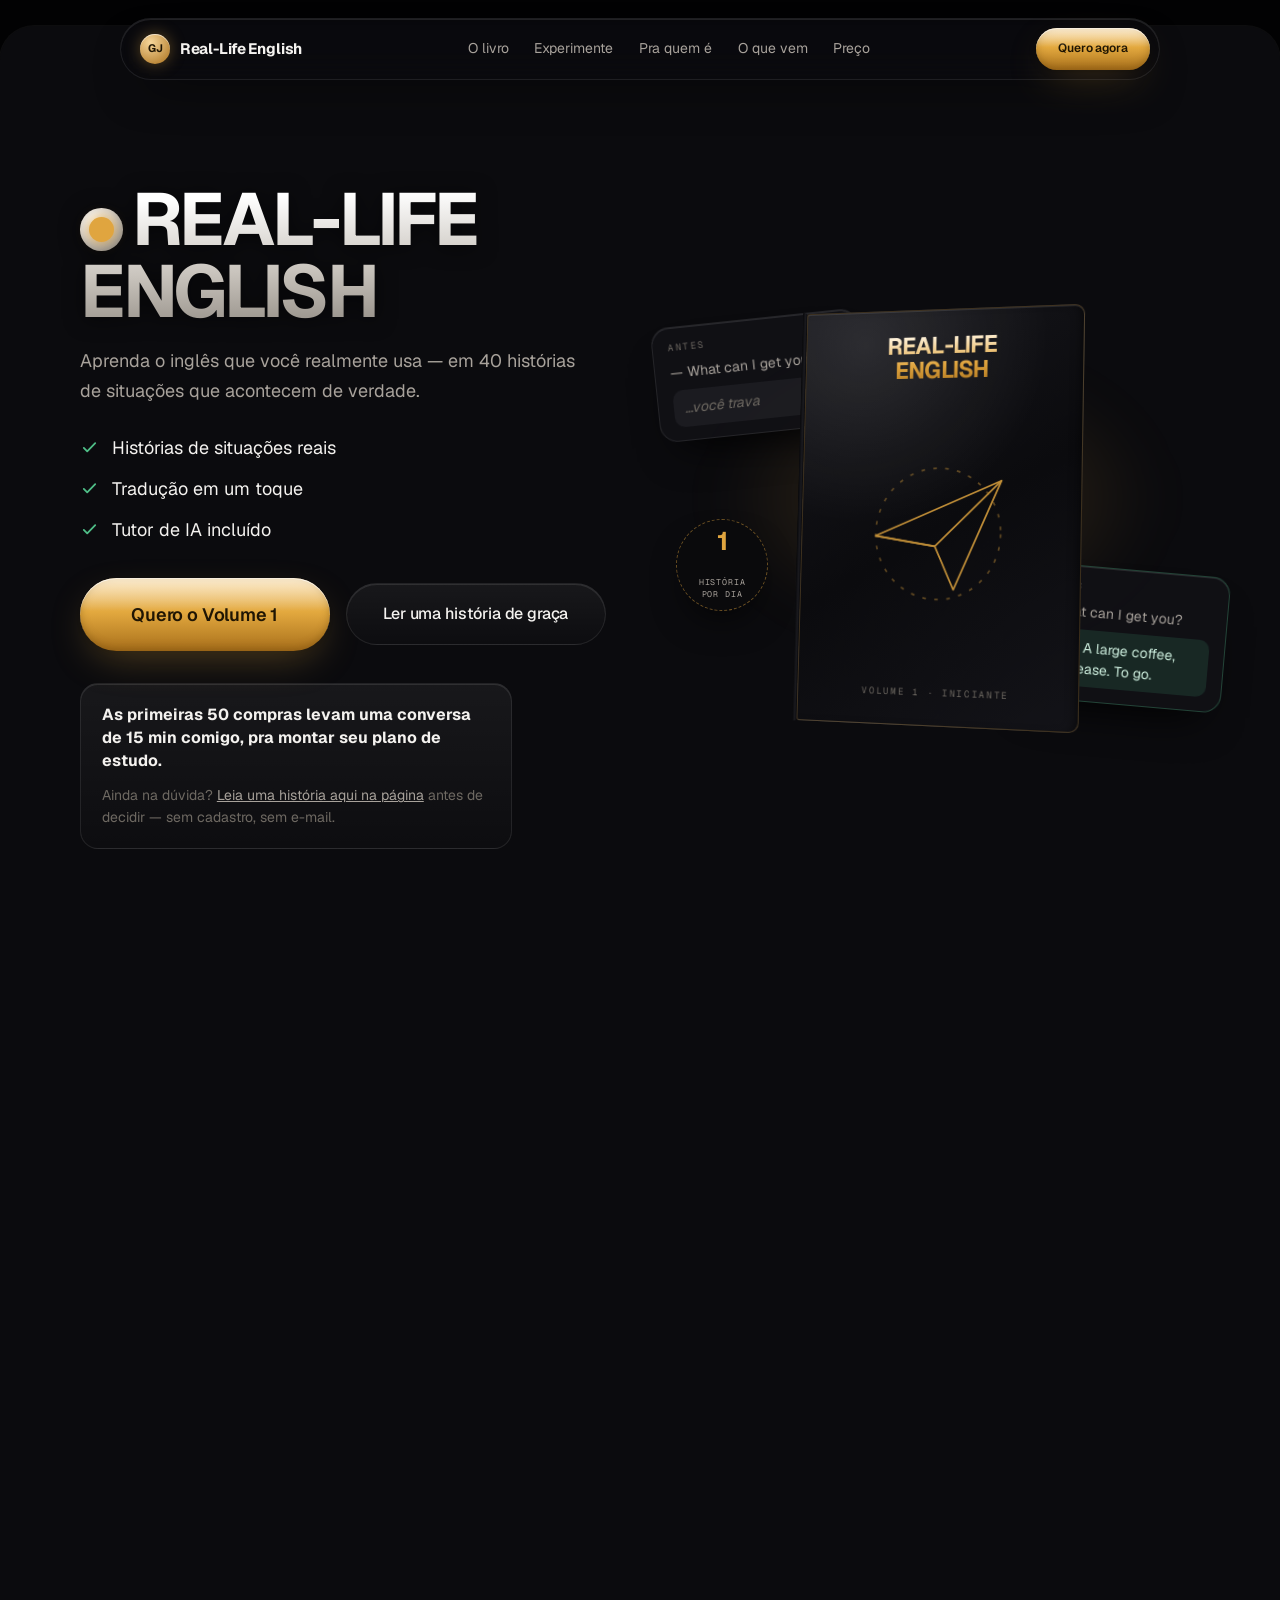
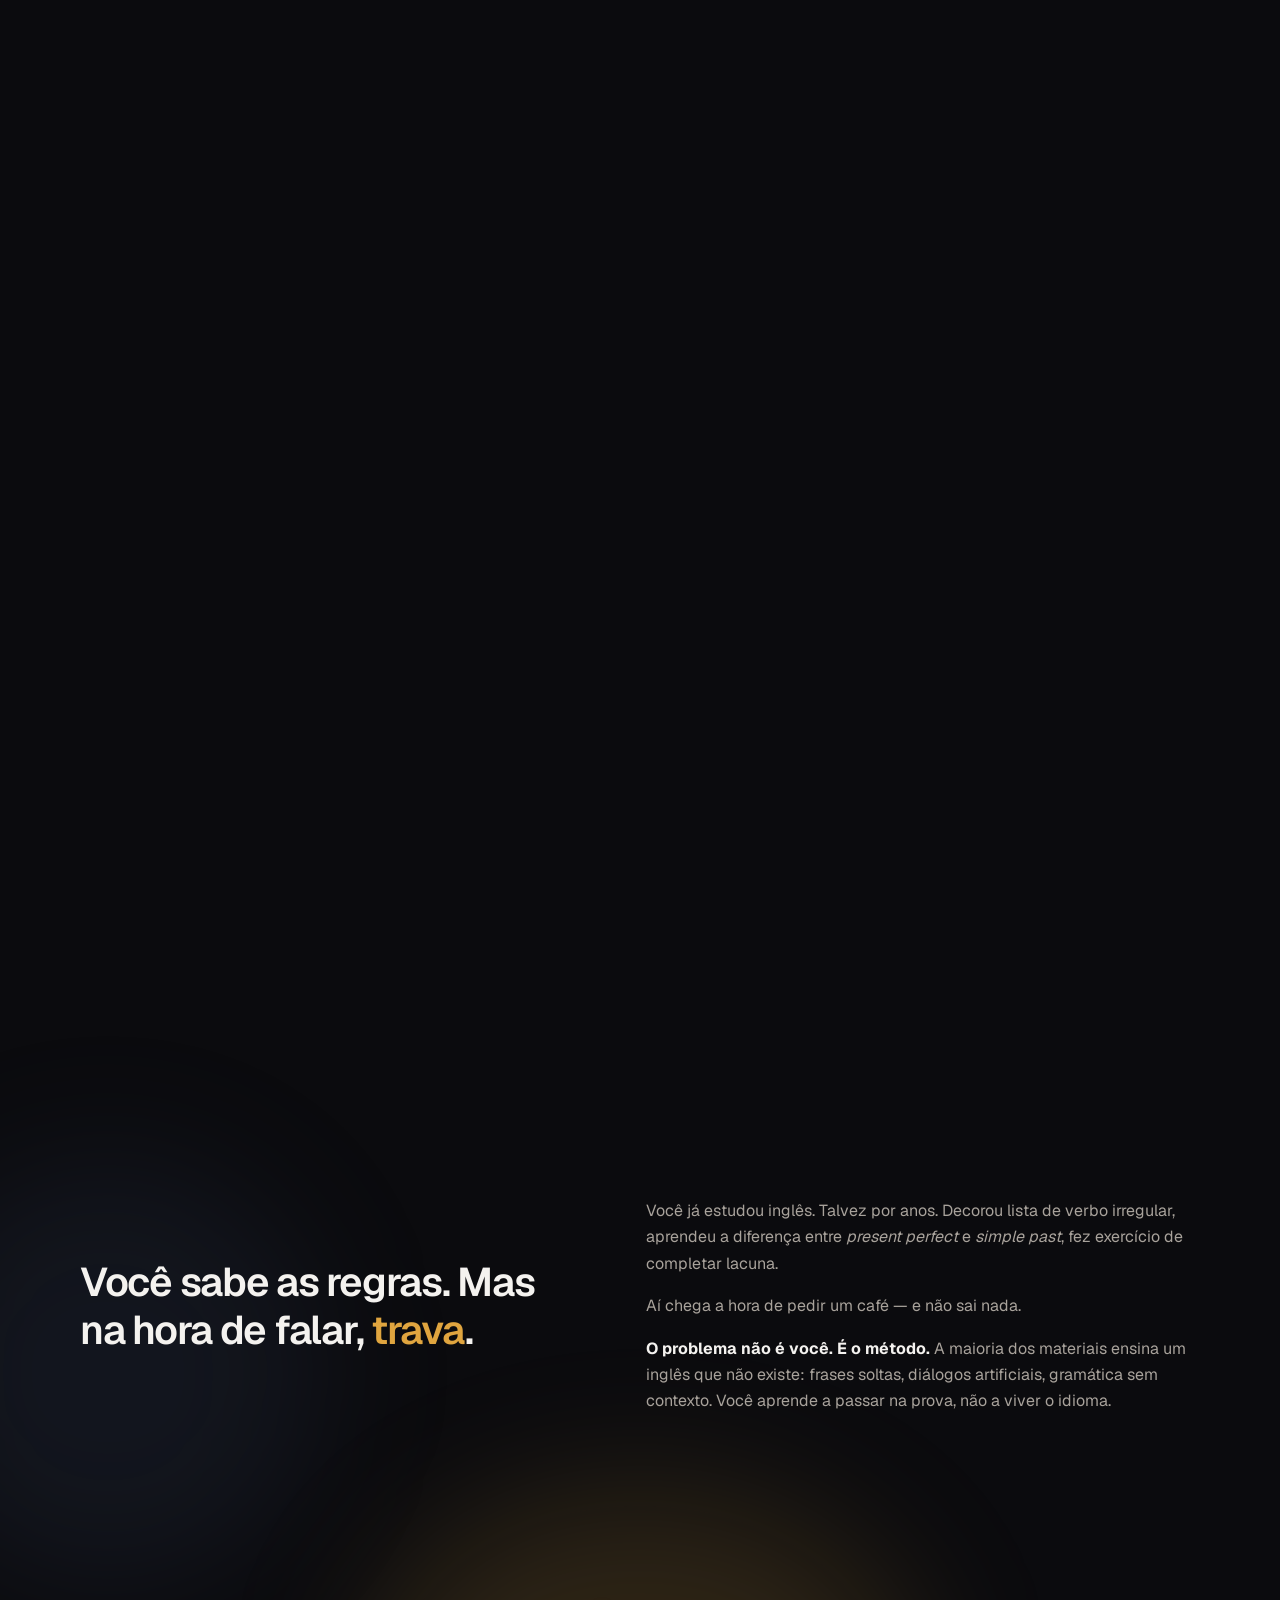
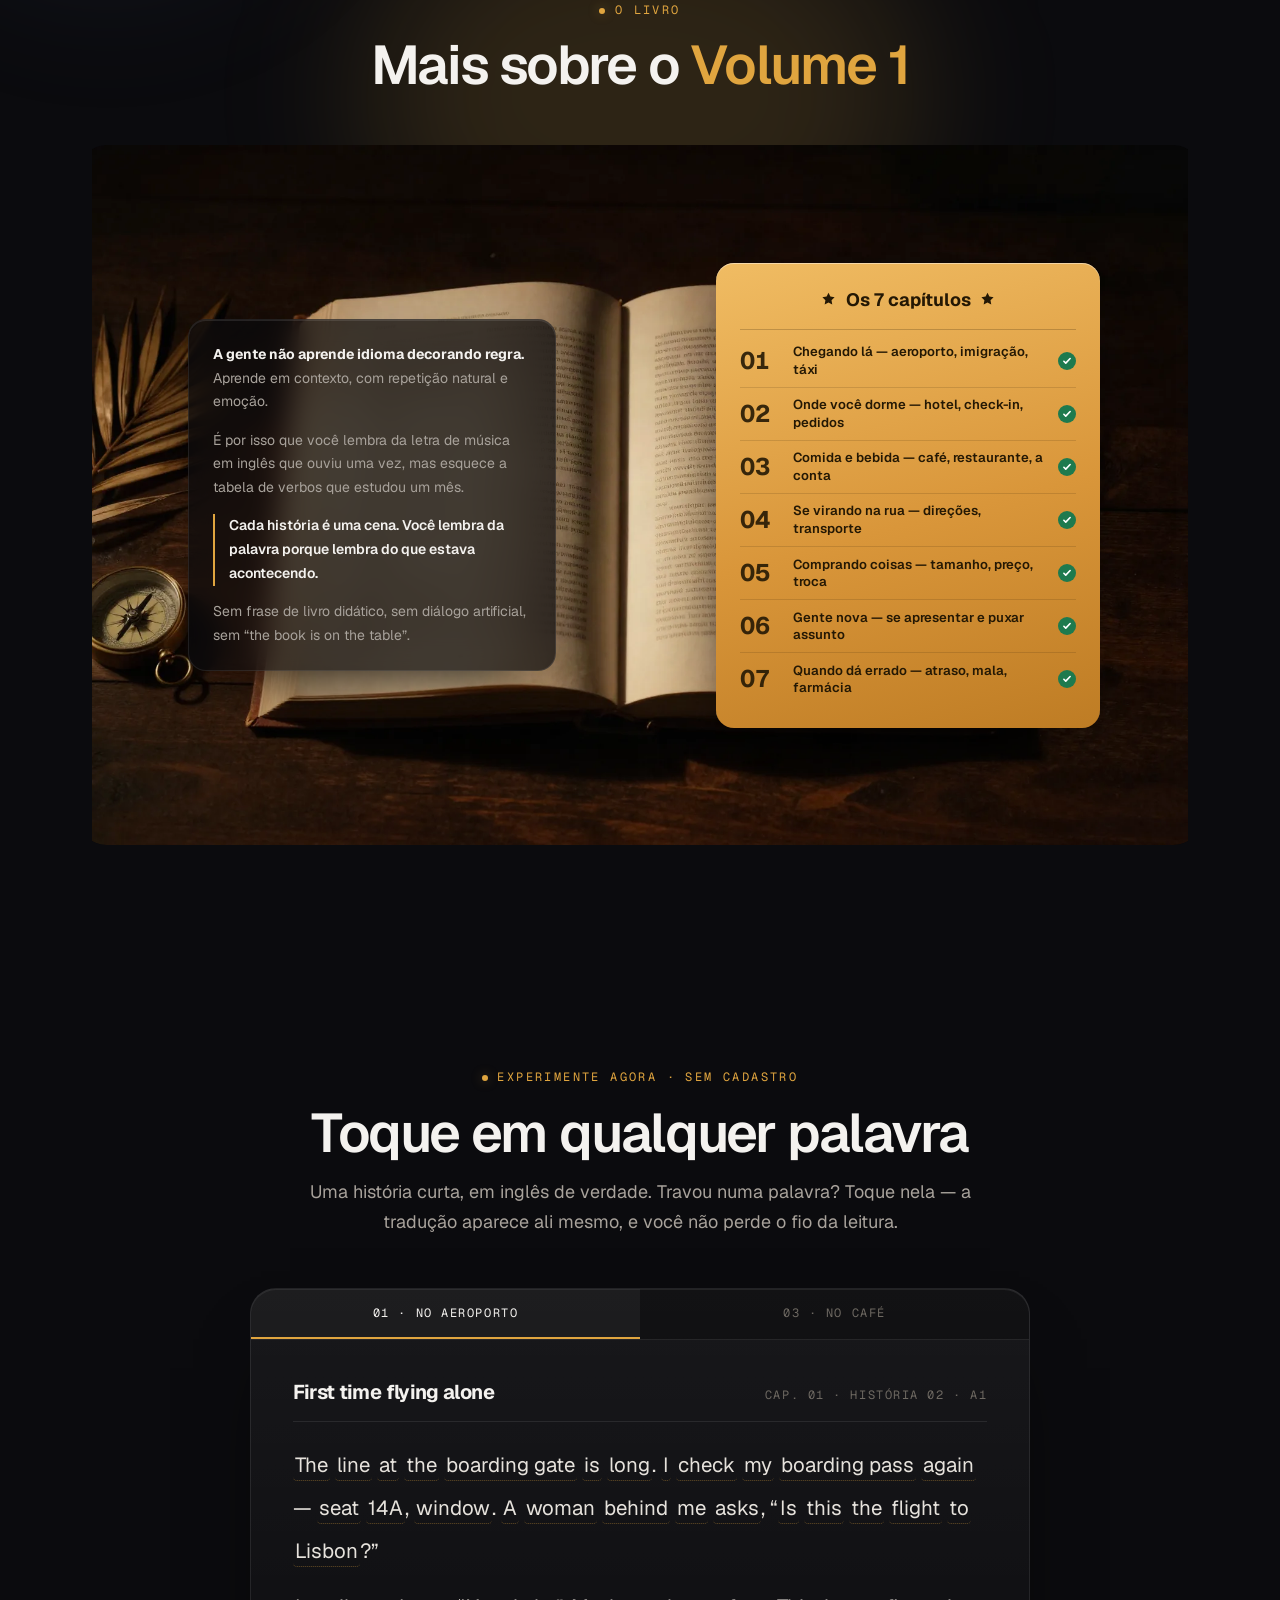
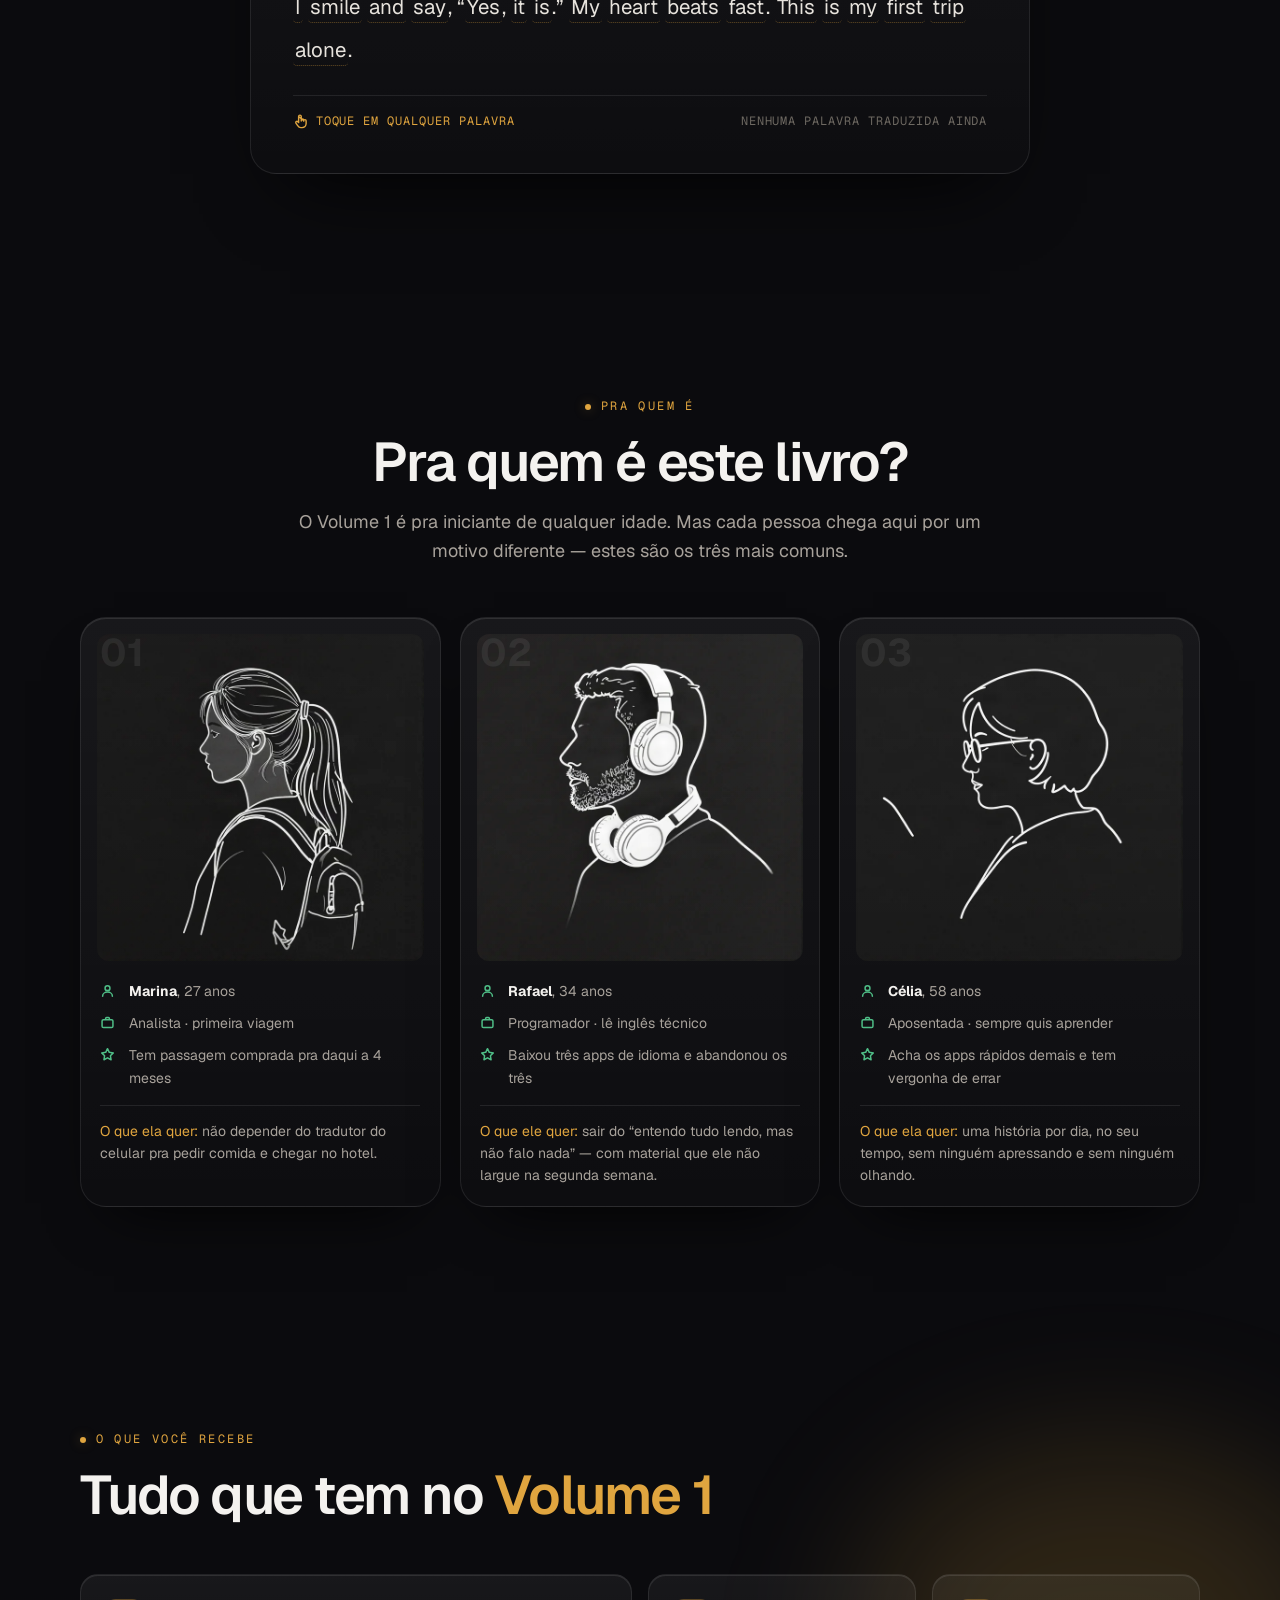
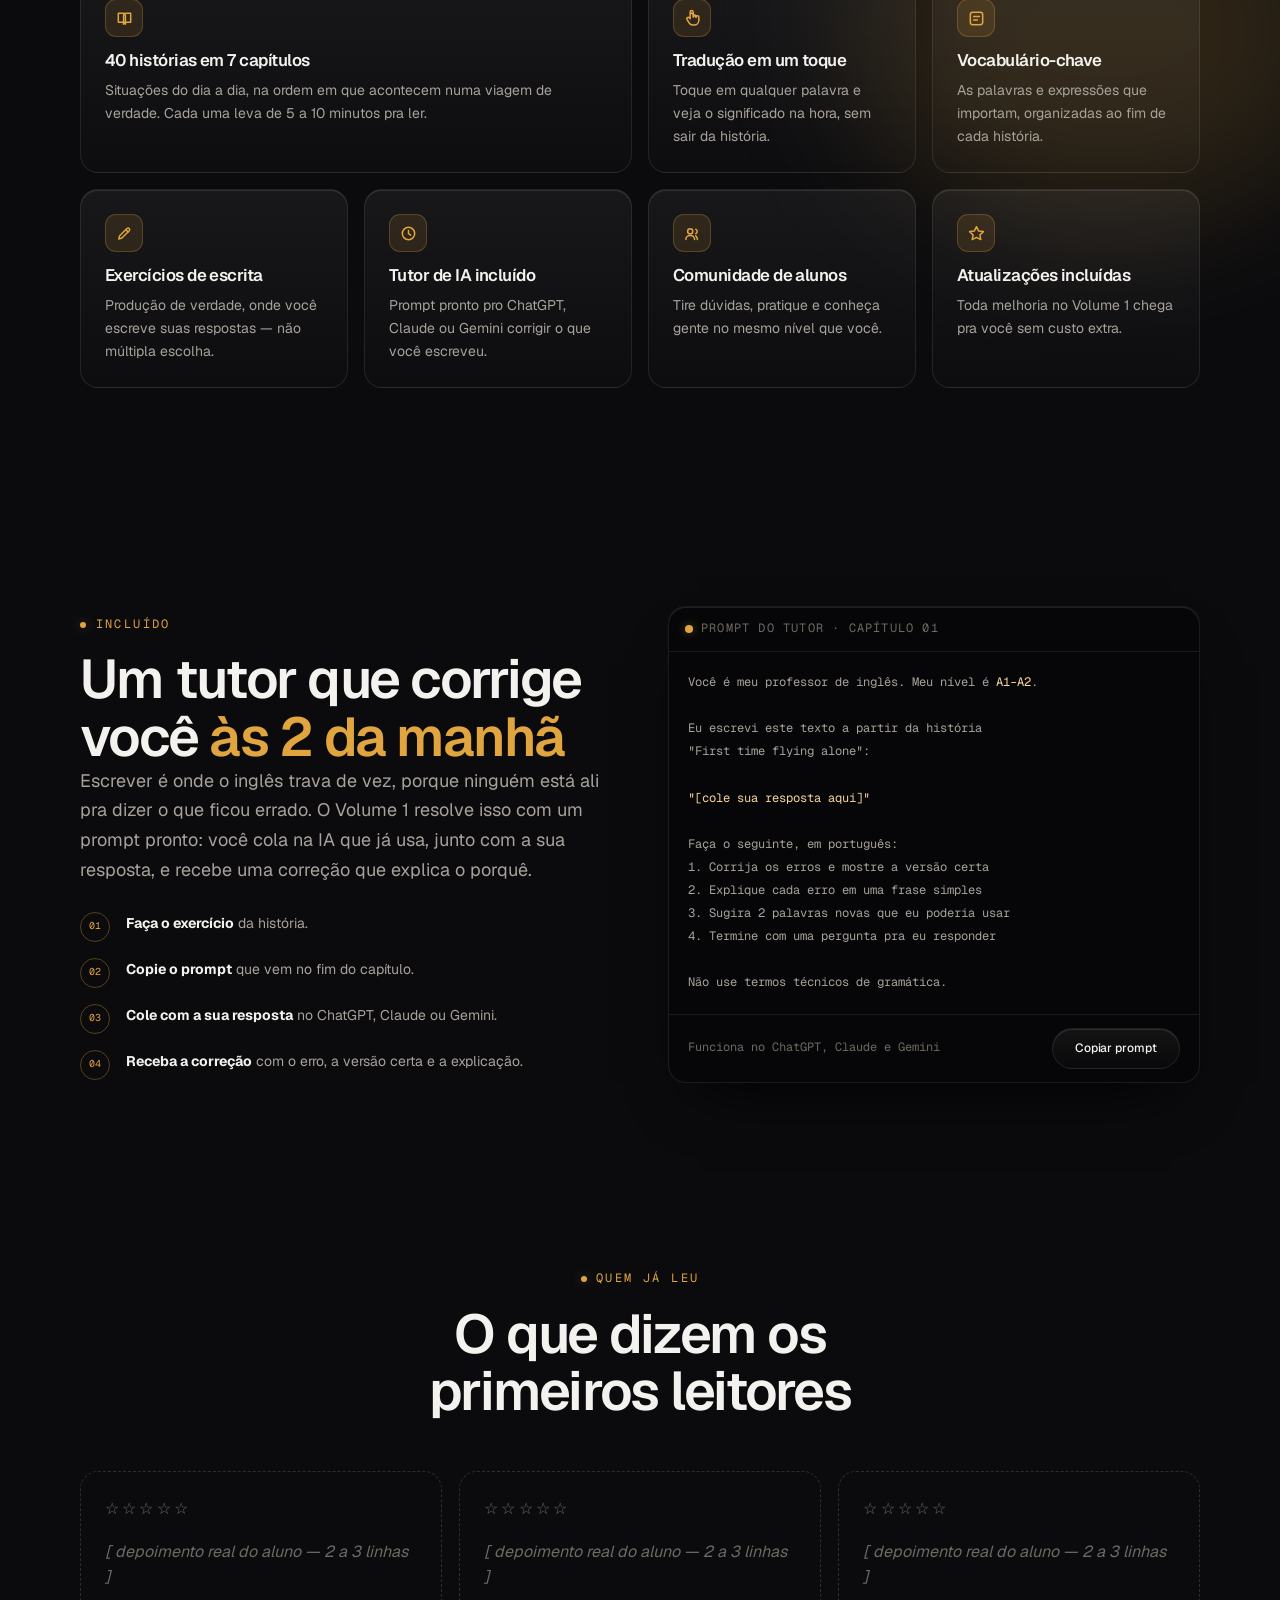
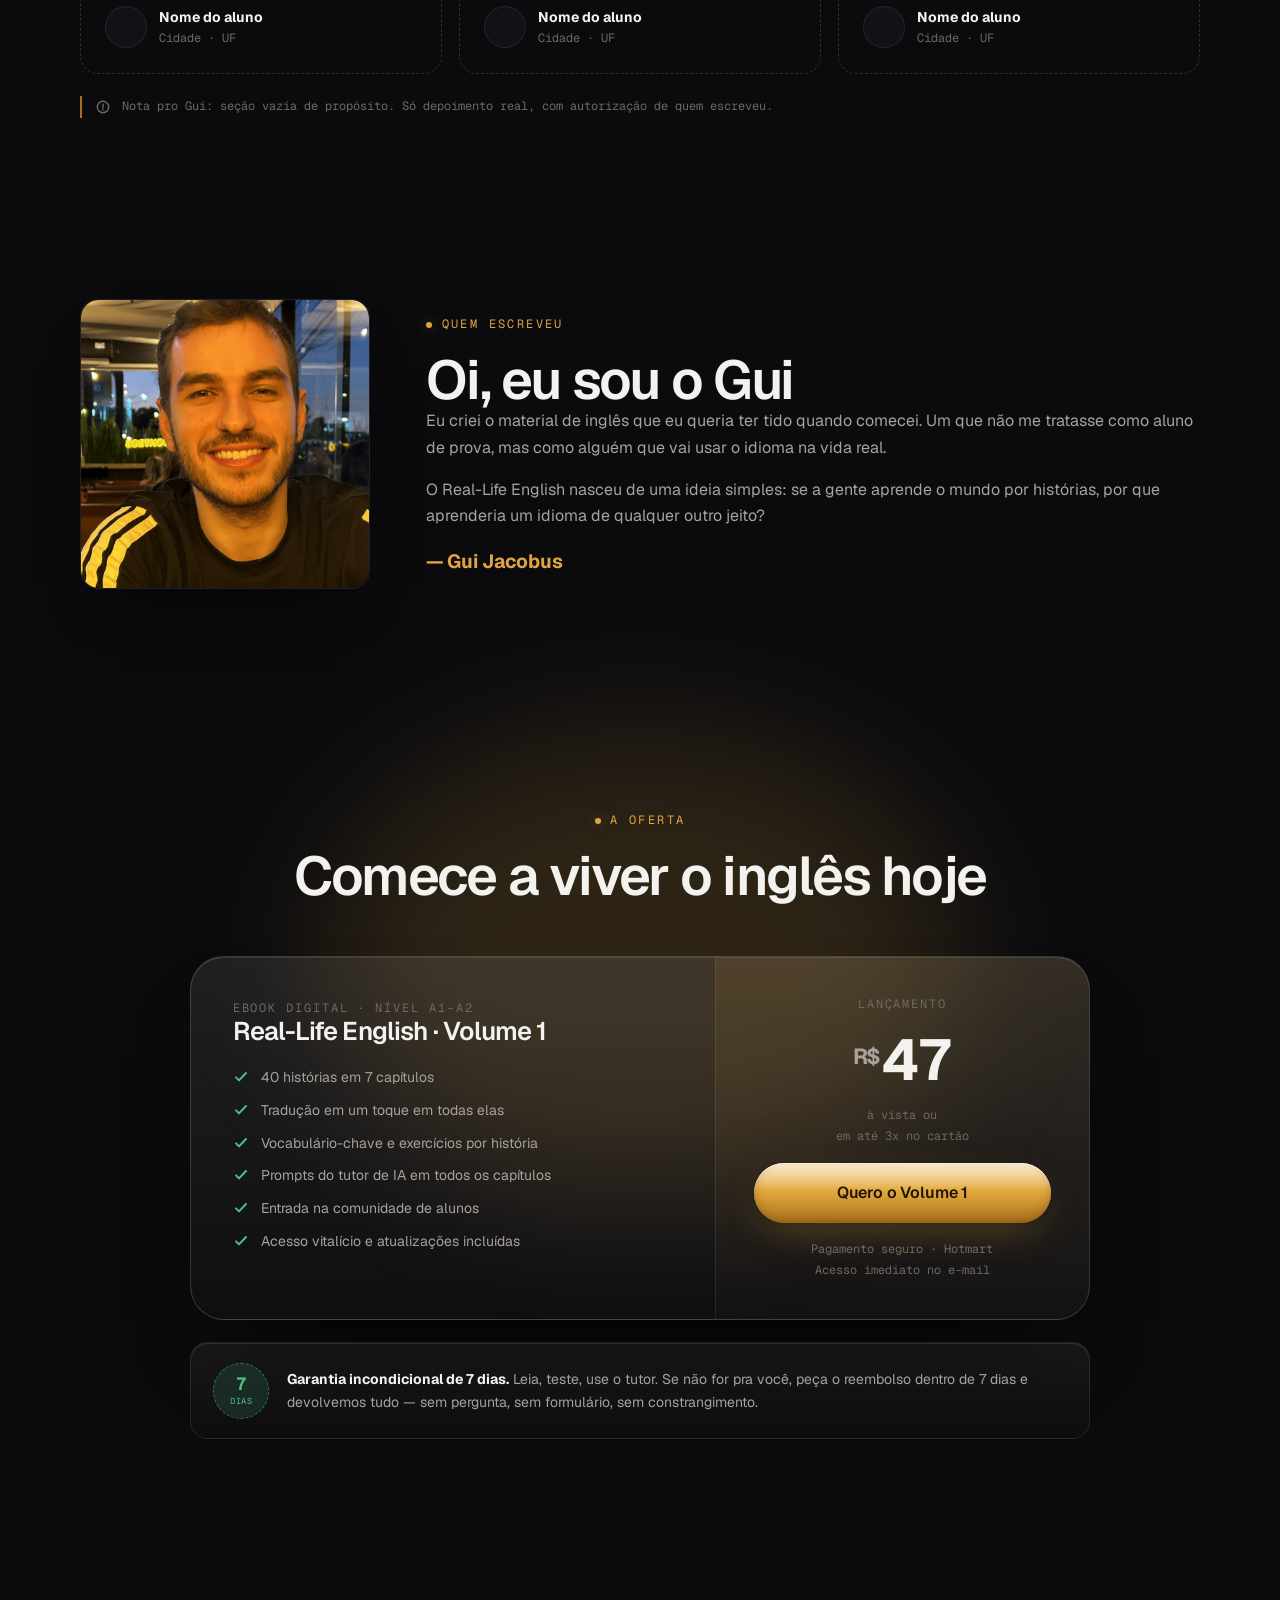
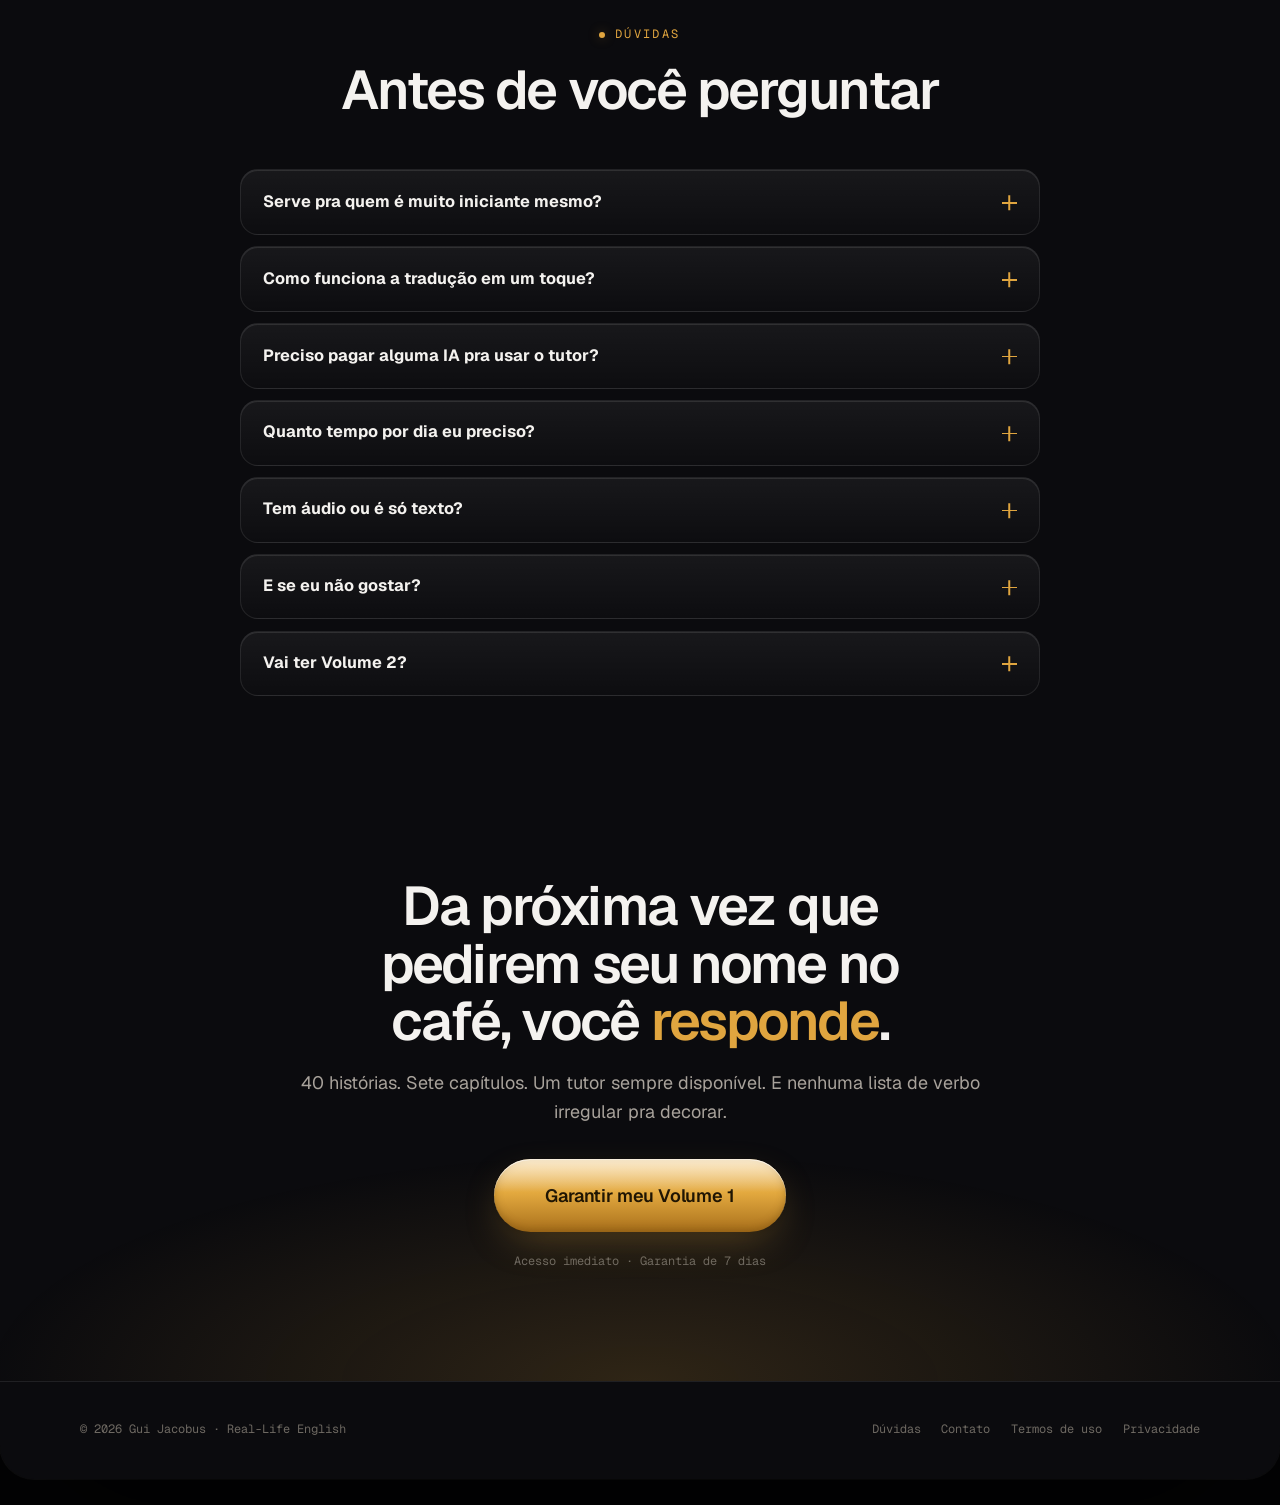
<file: landing/index.html>
<!doctype html>
<html lang="pt-BR">
<head>
<meta charset="utf-8">
<meta name="viewport" content="width=device-width, initial-scale=1">

<!-- Política de segurança: nada carrega de fora deste domínio.
     Os cabeçalhos de verdade estão em _headers / vercel.json; este
     meta é a rede de segurança caso a hospedagem não os aplique.
     frame-ancestors não entra aqui: só funciona como cabeçalho. -->
<meta http-equiv="Content-Security-Policy" content="default-src 'self'; base-uri 'self'; form-action 'none'; frame-src 'none'; object-src 'none'; img-src 'self'; style-src 'self'; script-src 'self'; font-src 'self'; connect-src 'self'; media-src 'none'; worker-src 'none'; manifest-src 'self'; upgrade-insecure-requests">
<meta name="referrer" content="strict-origin-when-cross-origin">

<title>Real-Life English — Volume 1</title>
<meta name="description" content="Aprenda o inglês que você realmente usa no dia a dia: 40 histórias de situações reais, tradução em um toque e um tutor de IA que corrige você. Nível iniciante (A1–A2).">

<!-- ===== Compartilhamento (Open Graph) =====
     TROCAR https://seudominio.com.br pelo domínio final antes de publicar. -->
<meta property="og:type" content="product">
<meta property="og:locale" content="pt_BR">
<meta property="og:title" content="Real-Life English — Volume 1">
<meta property="og:description" content="Pare de decorar regras de gramática. Comece a viver o inglês. 40 histórias reais, tradução em um toque e tutor de IA incluído.">
<meta property="og:image" content="https://seudominio.com.br/assets/img/og-image.jpg">
<meta property="og:url" content="https://seudominio.com.br/">
<meta name="twitter:card" content="summary_large_image">

<link rel="icon" href="assets/img/favicon.png">
<link rel="stylesheet" href="assets/css/fonts.css">
<link rel="stylesheet" href="assets/css/styles.css">
<link rel="stylesheet" href="assets/css/motion.css">
<link rel="stylesheet" href="assets/css/opening.css">
</head>
<body>

<div class="scroll-progress" aria-hidden="true"></div>

<!-- ==========================================================================
     NAVEGAÇÃO FLUTUANTE
     ========================================================================== -->
<header class="nav" id="nav">
  <a class="brand" href="#inicio">
    <span class="brand__mark" aria-hidden="true">GJ</span>
    <span class="brand__name">Real-Life English</span>
  </a>

  <nav aria-label="Seções da página">
    <ul class="nav__links">
      <li><a href="#livro">O livro</a></li>
      <li><a href="#historia">Experimente</a></li>
      <li><a href="#para-quem">Pra quem é</a></li>
      <li><a href="#dentro">O que vem</a></li>
      <li><a href="#oferta">Preço</a></li>
    </ul>
  </nav>

  <a class="btn btn--primary btn--sm" href="#oferta" data-cta="nav">Quero agora</a>
</header>

<div class="shell">
<div class="seam" aria-hidden="true"></div>
<main>

<!-- ==========================================================================
     ABERTURA — sequência presa ao scroll
     --------------------------------------------------------------------------
     A secão é alta de propósito: a altura extra é o "trilho" que a animação
     percorre. O miolo fica grudado (sticky) enquanto o livro gira, abre e
     desliza pra esquerda; a página direita então recebe o conteúdo.

     Sem suporte a animação presa ao scroll (hoje, o Firefox), tudo isto vira
     um hero comum: livro em foto à direita, números numa faixa embaixo.
     Ver assets/css/opening.css.
     ========================================================================== -->
<section class="opening" id="inicio">
  <div class="opening__sticky">
    <div class="wrap opening__grid">

      <div class="opening__copy">
        <h1 class="hero__wordmark"><span class="dot" aria-hidden="true"></span>Real-Life<br>English</h1>

        <p class="hero__sub">Aprenda o inglês que você realmente usa — em 40 histórias de situações que acontecem de verdade.</p>

        <ul class="hero__checks">
          <li>
            <svg width="19" height="19" viewBox="0 0 20 20" fill="none" stroke="currentColor" stroke-width="1.9" aria-hidden="true"><path d="M4 10.4l3.6 3.6L16 5.4" stroke-linecap="round" stroke-linejoin="round"/></svg>
            <span>Histórias de situações reais</span>
          </li>
          <li>
            <svg width="19" height="19" viewBox="0 0 20 20" fill="none" stroke="currentColor" stroke-width="1.9" aria-hidden="true"><path d="M4 10.4l3.6 3.6L16 5.4" stroke-linecap="round" stroke-linejoin="round"/></svg>
            <span>Tradução em um toque</span>
          </li>
          <li>
            <svg width="19" height="19" viewBox="0 0 20 20" fill="none" stroke="currentColor" stroke-width="1.9" aria-hidden="true"><path d="M4 10.4l3.6 3.6L16 5.4" stroke-linecap="round" stroke-linejoin="round"/></svg>
            <span>Tutor de IA incluído</span>
          </li>
        </ul>

        <div class="hero__actions">
          <a class="btn btn--primary btn--lg" href="#oferta" data-cta="hero">Quero o Volume 1</a>
          <a class="btn btn--glass" href="#historia">Ler uma história de graça</a>
        </div>

        <!-- ===== EDITAR: bônus de lançamento. Apague esta div inteira se não for dar o bônus. ===== -->
        <div class="bonus">
          <p class="bonus__title">As primeiras <b>50 compras</b> levam uma conversa de 15&nbsp;min comigo, pra montar seu plano de estudo.</p>
          <p class="bonus__note">Ainda na dúvida? <a href="#historia">Leia uma história aqui na página</a> antes de decidir — sem cadastro, sem e-mail.</p>
        </div>
      </div>

      <!-- palco do produto -->
      <div class="opening__stage stage">
        <div class="stage__light" aria-hidden="true"></div>

        <!-- O LIVRO — objeto 3D em CSS, pra poder girar e abrir de verdade -->
        <div class="book" aria-hidden="true">
          <div class="book__body">

            <!-- página direita: aparece quando a capa abre -->
            <div class="book__spread">
              <div class="book__page">
                <p class="book__eyebrow">Volume 1 · A1–A2</p>
                <dl class="book__facts">
                  <div><dt>40</dt><dd>histórias</dd></div>
                  <div><dt>7</dt><dd>capítulos</dd></div>
                  <div><dt>7</dt><dd>dias de garantia</dd></div>
                  <div><dt>∞</dt><dd>acesso vitalício</dd></div>
                </dl>
                <p class="book__line">O inglês que acontece no aeroporto, no café, na loja e na rua — uma história por dia.</p>
                <a class="btn btn--primary book__cta" href="#oferta" data-cta="livro">Quero o Volume 1</a>
              </div>
            </div>

            <!-- capa: gira sobre a lombada -->
            <div class="book__cover">
              <div class="book__face book__front">
                <span class="book__brand">Real-Life<br>English</span>
                <svg class="book__mark" viewBox="0 0 120 120" fill="none" stroke="currentColor" stroke-width="1.4" aria-hidden="true">
                  <path d="M8 62 L112 18 L74 104 L58 70 Z" stroke-linejoin="round"/>
                  <path d="M8 62 L58 70 L112 18" stroke-linejoin="round"/>
                  <circle cx="60" cy="60" r="52" stroke-dasharray="3 7" opacity=".45"/>
                </svg>
                <span class="book__vol">Volume 1 · Iniciante</span>
              </div>
              <div class="book__face book__back"></div>
            </div>

            <div class="book__spine" aria-hidden="true"></div>
          </div>
        </div>

        <!-- mesma imagem, pra quem não recebe a animação -->
        <figure class="slot slot--book stage__book" data-ratio="4-5" data-slot="hero-book.webp&#10;mockup 3D da capa&#10;900 px de largura · WebP transparente">
          <img src="assets/img/hero-book.webp" alt="Capa do ebook Real-Life English Volume 1">
        </figure>

        <div class="stage__floats">
          <div class="float float--before">
            <div class="float__tag">Antes</div>
            <p class="float__line">— What can I get you?</p>
            <div class="float__reply">…você trava</div>
          </div>

          <div class="float float--after">
            <div class="float__tag">Depois</div>
            <p class="float__line">— What can I get you?</p>
            <div class="float__reply">
              <svg width="14" height="14" viewBox="0 0 16 16" fill="none" stroke="currentColor" stroke-width="2" aria-hidden="true"><path d="M3 8.4l3 3 7-7.4" stroke-linecap="round" stroke-linejoin="round"/></svg>
              <span>— A large coffee, please. To go.</span>
            </div>
          </div>
        </div>

        <div class="stage__seal" aria-hidden="true">
          <b>1</b>
          <span>história<br>por dia</span>
        </div>
      </div>

    </div>
  </div>
</section>

<!-- ==========================================================================
     PROBLEMA
     ========================================================================== -->
<section class="section section--tight">
  <div class="glow glow--cool glow--problema" aria-hidden="true"></div>
  <div class="wrap problem__grid">
    <h2 class="problem__quote">Você sabe as regras. Mas na hora de falar, <em>trava</em>.</h2>
    <div class="problem__body">
      <p>Você já estudou inglês. Talvez por anos. Decorou lista de verbo irregular, aprendeu a diferença entre <em>present perfect</em> e <em>simple past</em>, fez exercício de completar lacuna.</p>
      <p>Aí chega a hora de pedir um café — e não sai nada.</p>
      <p><strong>O problema não é você. É o método.</strong> A maioria dos materiais ensina um inglês que não existe: frases soltas, diálogos artificiais, gramática sem contexto. Você aprende a passar na prova, não a viver o idioma.</p>
    </div>
  </div>
</section>

<!-- ==========================================================================
     MAIS SOBRE O LIVRO — foto com painéis sobrepostos
     ========================================================================== -->
<section class="section" id="livro">
  <div class="glow glow--amber glow--livro" aria-hidden="true"></div>
  <div class="wrap">
    <div class="section-head section-head--center">
      <p class="eyebrow">O livro</p>
      <h2 class="h-section">Mais sobre o <em>Volume 1</em></h2>
    </div>

    <div class="spread">
      <!-- IMAGEM 2 -->
      <figure class="slot spread__photo" data-ratio="16-10" data-slot="livro-aberto.webp&#10;livro aberto, foto escura e quente&#10;1800 × 1150 · WebP">
        <img src="assets/img/livro-aberto.webp" alt="O ebook Real-Life English aberto">
      </figure>

      <div class="spread__overlay">
        <div class="spread__note">
          <p><strong>A gente não aprende idioma decorando regra.</strong> Aprende em contexto, com repetição natural e emoção.</p>
          <p>É por isso que você lembra da letra de música em inglês que ouviu uma vez, mas esquece a tabela de verbos que estudou um mês.</p>
          <p class="pull">Cada história é uma cena. Você lembra da palavra porque lembra do que estava acontecendo.</p>
          <p>Sem frase de livro didático, sem diálogo artificial, sem “the book is on the table”.</p>
        </div>

        <div class="toc">
          <p class="toc__title">
            <svg width="15" height="15" viewBox="0 0 16 16" fill="currentColor" aria-hidden="true"><path d="M8 .8l2 4.1 4.5.7-3.3 3.2.8 4.5L8 11.2 3.9 13.3l.8-4.5L1.5 5.6 6 4.9z"/></svg>
            Os 7 capítulos
            <svg width="15" height="15" viewBox="0 0 16 16" fill="currentColor" aria-hidden="true"><path d="M8 .8l2 4.1 4.5.7-3.3 3.2.8 4.5L8 11.2 3.9 13.3l.8-4.5L1.5 5.6 6 4.9z"/></svg>
          </p>
          <ul class="toc__list">
            <li><span class="toc__n">01</span><span>Chegando lá — aeroporto, imigração, táxi</span><span class="toc__check"><svg width="10" height="10" viewBox="0 0 16 16" fill="none" stroke="currentColor" stroke-width="2.6" aria-hidden="true"><path d="M3 8.4l3 3 7-7.4" stroke-linecap="round" stroke-linejoin="round"/></svg></span></li>
            <li><span class="toc__n">02</span><span>Onde você dorme — hotel, check-in, pedidos</span><span class="toc__check"><svg width="10" height="10" viewBox="0 0 16 16" fill="none" stroke="currentColor" stroke-width="2.6" aria-hidden="true"><path d="M3 8.4l3 3 7-7.4" stroke-linecap="round" stroke-linejoin="round"/></svg></span></li>
            <li><span class="toc__n">03</span><span>Comida e bebida — café, restaurante, a conta</span><span class="toc__check"><svg width="10" height="10" viewBox="0 0 16 16" fill="none" stroke="currentColor" stroke-width="2.6" aria-hidden="true"><path d="M3 8.4l3 3 7-7.4" stroke-linecap="round" stroke-linejoin="round"/></svg></span></li>
            <li><span class="toc__n">04</span><span>Se virando na rua — direções, transporte</span><span class="toc__check"><svg width="10" height="10" viewBox="0 0 16 16" fill="none" stroke="currentColor" stroke-width="2.6" aria-hidden="true"><path d="M3 8.4l3 3 7-7.4" stroke-linecap="round" stroke-linejoin="round"/></svg></span></li>
            <li><span class="toc__n">05</span><span>Comprando coisas — tamanho, preço, troca</span><span class="toc__check"><svg width="10" height="10" viewBox="0 0 16 16" fill="none" stroke="currentColor" stroke-width="2.6" aria-hidden="true"><path d="M3 8.4l3 3 7-7.4" stroke-linecap="round" stroke-linejoin="round"/></svg></span></li>
            <li><span class="toc__n">06</span><span>Gente nova — se apresentar e puxar assunto</span><span class="toc__check"><svg width="10" height="10" viewBox="0 0 16 16" fill="none" stroke="currentColor" stroke-width="2.6" aria-hidden="true"><path d="M3 8.4l3 3 7-7.4" stroke-linecap="round" stroke-linejoin="round"/></svg></span></li>
            <li><span class="toc__n">07</span><span>Quando dá errado — atraso, mala, farmácia</span><span class="toc__check"><svg width="10" height="10" viewBox="0 0 16 16" fill="none" stroke="currentColor" stroke-width="2.6" aria-hidden="true"><path d="M3 8.4l3 3 7-7.4" stroke-linecap="round" stroke-linejoin="round"/></svg></span></li>
          </ul>
        </div>
      </div>
    </div>
  </div>
</section>

<!-- ==========================================================================
     DEMONSTRAÇÃO — toque-pra-traduzir
     ========================================================================== -->
<section class="section" id="historia">
  <div class="wrap">
    <div class="section-head section-head--center">
      <p class="eyebrow">Experimente agora · sem cadastro</p>
      <h2 class="h-section">Toque em qualquer palavra</h2>
      <p class="lede">Uma história curta, em inglês de verdade. Travou numa palavra? Toque nela — a tradução aparece ali mesmo, e você não perde o fio da leitura.</p>
    </div>

    <div class="story" id="story">
      <div class="story__tabs" role="tablist" aria-label="Escolha uma história">
        <button class="story__tab" id="tab-airport" role="tab" aria-selected="true" aria-controls="panel-airport" type="button">01 · No aeroporto</button>
        <button class="story__tab" id="tab-cafe" role="tab" aria-selected="false" aria-controls="panel-cafe" type="button">03 · No café</button>
      </div>

      <div class="story__panel" id="panel-airport" role="tabpanel" aria-labelledby="tab-airport">
        <div class="story__head">
          <h3 class="story__title">First time flying alone</h3>
          <span class="story__code">Cap. 01 · História 02 · A1</span>
        </div>
        <p class="story__text" data-glossable>The line at the <span data-ph>boarding gate</span> is long. I check my <span data-ph>boarding pass</span> again — seat 14A, window. A woman behind me asks, “Is this the flight to Lisbon?”</p>
        <p class="story__text" data-glossable>I smile and say, “Yes, it is.” My heart beats fast. This is my first trip alone.</p>

        <div class="story__foot">
          <span class="story__hint">
            <svg width="15" height="15" viewBox="0 0 16 16" fill="none" stroke="currentColor" stroke-width="1.5" aria-hidden="true"><path d="M6 2.6a1.4 1.4 0 0 1 2.8 0v4.9M8.8 6.6a1.3 1.3 0 0 1 2.6 0v1M11.4 7.3a1.3 1.3 0 0 1 2.6 0v2.9c0 2.4-1.9 4.3-4.3 4.3H8.4c-1.5 0-2.6-.7-3.4-2L3.1 9.8a1.3 1.3 0 0 1 2-1.6l.9 1V2.6z" stroke-linecap="round" stroke-linejoin="round"/></svg>
            Toque em qualquer palavra
          </span>
          <span class="story__counter" data-counter>Nenhuma palavra traduzida ainda</span>
        </div>
      </div>

      <div class="story__panel" id="panel-cafe" role="tabpanel" aria-labelledby="tab-cafe" hidden>
        <div class="story__head">
          <h3 class="story__title">They spelled my name wrong</h3>
          <span class="story__code">Cap. 03 · História 01 · A1</span>
        </div>
        <p class="story__text" data-glossable>“What can I get you?” the barista asks. “A large coffee, please. <span data-ph>To go</span>.”</p>
        <p class="story__text" data-glossable>She writes my name on the cup and spells it wrong. I don’t mind. I say “<span data-ph>thank you</span>” and take my coffee outside.</p>

        <div class="story__foot">
          <span class="story__hint">
            <svg width="15" height="15" viewBox="0 0 16 16" fill="none" stroke="currentColor" stroke-width="1.5" aria-hidden="true"><path d="M6 2.6a1.4 1.4 0 0 1 2.8 0v4.9M8.8 6.6a1.3 1.3 0 0 1 2.6 0v1M11.4 7.3a1.3 1.3 0 0 1 2.6 0v2.9c0 2.4-1.9 4.3-4.3 4.3H8.4c-1.5 0-2.6-.7-3.4-2L3.1 9.8a1.3 1.3 0 0 1 2-1.6l.9 1V2.6z" stroke-linecap="round" stroke-linejoin="round"/></svg>
            Toque em qualquer palavra
          </span>
          <span class="story__counter" data-counter>Nenhuma palavra traduzida ainda</span>
        </div>
      </div>
    </div>
  </div>
</section>

<!-- ==========================================================================
     PRA QUEM É
     ========================================================================== -->
<section class="section" id="para-quem">
  <div class="wrap">
    <div class="section-head section-head--center">
      <p class="eyebrow">Pra quem é</p>
      <h2 class="h-section">Pra quem é este livro?</h2>
      <p class="lede">O Volume 1 é pra iniciante de qualquer idade. Mas cada pessoa chega aqui por um motivo diferente — estes são os três mais comuns.</p>
    </div>

    <div class="profiles">

      <article class="profile">
        <span class="profile__n" aria-hidden="true">01</span>
        <!-- IMAGEM 3 -->
        <figure class="slot" data-ratio="1-1" data-slot="retrato-01.webp&#10;ilustração em linha&#10;700 × 700 · WebP">
          <img src="assets/img/retrato-01.webp" alt="">
        </figure>
        <div class="profile__body">
          <ul class="profile__facts">
            <li><svg width="15" height="15" viewBox="0 0 16 16" fill="none" stroke="currentColor" stroke-width="1.6" aria-hidden="true"><circle cx="8" cy="5.5" r="2.6"/><path d="M2.8 14c0-2.5 2.3-4.3 5.2-4.3s5.2 1.8 5.2 4.3" stroke-linecap="round"/></svg><span><b>Marina</b>, 27 anos</span></li>
            <li><svg width="15" height="15" viewBox="0 0 16 16" fill="none" stroke="currentColor" stroke-width="1.6" aria-hidden="true"><rect x="2.2" y="5" width="11.6" height="8.4" rx="1.5"/><path d="M6 5V3.6a1 1 0 0 1 1-1h2a1 1 0 0 1 1 1V5"/></svg><span>Analista · primeira viagem</span></li>
            <li><svg width="15" height="15" viewBox="0 0 16 16" fill="none" stroke="currentColor" stroke-width="1.6" aria-hidden="true"><path d="M8 1.8l1.9 3.9 4.3.6-3.1 3 .7 4.3L8 11.6l-3.8 2 .7-4.3-3.1-3 4.3-.6z" stroke-linejoin="round"/></svg><span>Tem passagem comprada pra daqui a 4 meses</span></li>
          </ul>
          <p class="profile__goal"><span>O que ela quer:</span> não depender do tradutor do celular pra pedir comida e chegar no hotel.</p>
        </div>
      </article>

      <article class="profile">
        <span class="profile__n" aria-hidden="true">02</span>
        <!-- IMAGEM 4 -->
        <figure class="slot" data-ratio="1-1" data-slot="retrato-02.webp&#10;ilustração em linha&#10;700 × 700 · WebP">
          <img src="assets/img/retrato-02.webp" alt="">
        </figure>
        <div class="profile__body">
          <ul class="profile__facts">
            <li><svg width="15" height="15" viewBox="0 0 16 16" fill="none" stroke="currentColor" stroke-width="1.6" aria-hidden="true"><circle cx="8" cy="5.5" r="2.6"/><path d="M2.8 14c0-2.5 2.3-4.3 5.2-4.3s5.2 1.8 5.2 4.3" stroke-linecap="round"/></svg><span><b>Rafael</b>, 34 anos</span></li>
            <li><svg width="15" height="15" viewBox="0 0 16 16" fill="none" stroke="currentColor" stroke-width="1.6" aria-hidden="true"><rect x="2.2" y="5" width="11.6" height="8.4" rx="1.5"/><path d="M6 5V3.6a1 1 0 0 1 1-1h2a1 1 0 0 1 1 1V5"/></svg><span>Programador · lê inglês técnico</span></li>
            <li><svg width="15" height="15" viewBox="0 0 16 16" fill="none" stroke="currentColor" stroke-width="1.6" aria-hidden="true"><path d="M8 1.8l1.9 3.9 4.3.6-3.1 3 .7 4.3L8 11.6l-3.8 2 .7-4.3-3.1-3 4.3-.6z" stroke-linejoin="round"/></svg><span>Baixou três apps de idioma e abandonou os três</span></li>
          </ul>
          <p class="profile__goal"><span>O que ele quer:</span> sair do “entendo tudo lendo, mas não falo nada” — com material que ele não largue na segunda semana.</p>
        </div>
      </article>

      <article class="profile">
        <span class="profile__n" aria-hidden="true">03</span>
        <!-- IMAGEM 5 -->
        <figure class="slot" data-ratio="1-1" data-slot="retrato-03.webp&#10;ilustração em linha&#10;700 × 700 · WebP">
          <img src="assets/img/retrato-03.webp" alt="">
        </figure>
        <div class="profile__body">
          <ul class="profile__facts">
            <li><svg width="15" height="15" viewBox="0 0 16 16" fill="none" stroke="currentColor" stroke-width="1.6" aria-hidden="true"><circle cx="8" cy="5.5" r="2.6"/><path d="M2.8 14c0-2.5 2.3-4.3 5.2-4.3s5.2 1.8 5.2 4.3" stroke-linecap="round"/></svg><span><b>Célia</b>, 58 anos</span></li>
            <li><svg width="15" height="15" viewBox="0 0 16 16" fill="none" stroke="currentColor" stroke-width="1.6" aria-hidden="true"><rect x="2.2" y="5" width="11.6" height="8.4" rx="1.5"/><path d="M6 5V3.6a1 1 0 0 1 1-1h2a1 1 0 0 1 1 1V5"/></svg><span>Aposentada · sempre quis aprender</span></li>
            <li><svg width="15" height="15" viewBox="0 0 16 16" fill="none" stroke="currentColor" stroke-width="1.6" aria-hidden="true"><path d="M8 1.8l1.9 3.9 4.3.6-3.1 3 .7 4.3L8 11.6l-3.8 2 .7-4.3-3.1-3 4.3-.6z" stroke-linejoin="round"/></svg><span>Acha os apps rápidos demais e tem vergonha de errar</span></li>
          </ul>
          <p class="profile__goal"><span>O que ela quer:</span> uma história por dia, no seu tempo, sem ninguém apressando e sem ninguém olhando.</p>
        </div>
      </article>

    </div>
  </div>
</section>

<!-- ==========================================================================
     O QUE VEM DENTRO
     ========================================================================== -->
<section class="section" id="dentro">
  <div class="glow glow--amber glow--dentro" aria-hidden="true"></div>
  <div class="wrap">
    <div class="section-head">
      <p class="eyebrow">O que você recebe</p>
      <h2 class="h-section">Tudo que tem no <em>Volume 1</em></h2>
    </div>

    <div class="tiles">
      <article class="tile tile--wide">
        <span class="tile__icon"><svg width="19" height="19" viewBox="0 0 20 20" fill="none" stroke="currentColor" stroke-width="1.6" aria-hidden="true"><path d="M3.5 4.5h5a2.5 2.5 0 0 1 2.5 2.5v9a2 2 0 0 0-2-2h-5.5zM16.5 4.5h-5A2.5 2.5 0 0 0 9 7v9a2 2 0 0 1 2-2h5.5z" stroke-linejoin="round"/></svg></span>
        <h3>40 histórias em 7 capítulos</h3>
        <p>Situações do dia a dia, na ordem em que acontecem numa viagem de verdade. Cada uma leva de 5 a 10 minutos pra ler.</p>
      </article>

      <article class="tile">
        <span class="tile__icon"><svg width="19" height="19" viewBox="0 0 20 20" fill="none" stroke="currentColor" stroke-width="1.6" aria-hidden="true"><path d="M7.5 3.2a1.6 1.6 0 0 1 3.2 0v5.6M10.7 7.7a1.5 1.5 0 0 1 3 0v1.2M13.7 8.5a1.5 1.5 0 0 1 3 0v3.4c0 2.7-2.2 4.9-4.9 4.9h-1.5c-1.7 0-3-.8-3.9-2.3L4.2 11a1.5 1.5 0 0 1 2.3-1.9l1 1.2V3.2z" stroke-linecap="round" stroke-linejoin="round"/></svg></span>
        <h3>Tradução em um toque</h3>
        <p>Toque em qualquer palavra e veja o significado na hora, sem sair da história.</p>
      </article>

      <article class="tile">
        <span class="tile__icon"><svg width="19" height="19" viewBox="0 0 20 20" fill="none" stroke="currentColor" stroke-width="1.6" aria-hidden="true"><rect x="3.5" y="3.5" width="13" height="13" rx="2.5"/><path d="M7 8h6M7 11.5h4" stroke-linecap="round"/></svg></span>
        <h3>Vocabulário-chave</h3>
        <p>As palavras e expressões que importam, organizadas ao fim de cada história.</p>
      </article>

      <article class="tile">
        <span class="tile__icon"><svg width="19" height="19" viewBox="0 0 20 20" fill="none" stroke="currentColor" stroke-width="1.6" aria-hidden="true"><path d="M4 15.8l.9-3.4 7.7-7.7a1.7 1.7 0 0 1 2.4 2.4l-7.7 7.7z" stroke-linejoin="round"/><path d="M11.5 6.2l2.3 2.3" stroke-linecap="round"/></svg></span>
        <h3>Exercícios de escrita</h3>
        <p>Produção de verdade, onde você escreve suas respostas — não múltipla escolha.</p>
      </article>

      <article class="tile">
        <span class="tile__icon"><svg width="19" height="19" viewBox="0 0 20 20" fill="none" stroke="currentColor" stroke-width="1.6" aria-hidden="true"><circle cx="10" cy="10" r="6.5"/><path d="M10 6.8v3.4l2.2 1.5" stroke-linecap="round" stroke-linejoin="round"/></svg></span>
        <h3>Tutor de IA incluído</h3>
        <p>Prompt pronto pro ChatGPT, Claude ou Gemini corrigir o que você escreveu.</p>
      </article>

      <article class="tile">
        <span class="tile__icon"><svg width="19" height="19" viewBox="0 0 20 20" fill="none" stroke="currentColor" stroke-width="1.6" aria-hidden="true"><circle cx="7.6" cy="7.8" r="2.7"/><path d="M3 16.2c0-2.3 2-4.1 4.6-4.1s4.6 1.8 4.6 4.1M13.4 5.6a2.5 2.5 0 0 1 0 4.6M15.1 16.2c0-1.6-.6-2.9-1.7-3.7" stroke-linecap="round"/></svg></span>
        <h3>Comunidade de alunos</h3>
        <p>Tire dúvidas, pratique e conheça gente no mesmo nível que você.</p>
      </article>

      <article class="tile">
        <span class="tile__icon"><svg width="19" height="19" viewBox="0 0 20 20" fill="none" stroke="currentColor" stroke-width="1.6" aria-hidden="true"><path d="M10 2.8l2.2 4.5 5 .7-3.6 3.5.9 4.9L10 14.1l-4.5 2.3.9-4.9L2.8 8l5-.7z" stroke-linejoin="round"/></svg></span>
        <h3>Atualizações incluídas</h3>
        <p>Toda melhoria no Volume 1 chega pra você sem custo extra.</p>
      </article>
    </div>
  </div>
</section>

<!-- ==========================================================================
     TUTOR DE IA
     ========================================================================== -->
<section class="section">
  <div class="wrap tutor__grid">
    <div>
      <p class="eyebrow">Incluído</p>
      <h2 class="h-section">Um tutor que corrige você <em>às 2 da manhã</em></h2>
      <p class="lede">Escrever é onde o inglês trava de vez, porque ninguém está ali pra dizer o que ficou errado. O Volume 1 resolve isso com um prompt pronto: você cola na IA que já usa, junto com a sua resposta, e recebe uma correção que explica o porquê.</p>

      <ol class="steps">
        <li><span><b>Faça o exercício</b> da história.</span></li>
        <li><span><b>Copie o prompt</b> que vem no fim do capítulo.</span></li>
        <li><span><b>Cole com a sua resposta</b> no ChatGPT, Claude ou Gemini.</span></li>
        <li><span><b>Receba a correção</b> com o erro, a versão certa e a explicação.</span></li>
      </ol>
    </div>

    <div class="terminal">
      <div class="terminal__bar"><span class="terminal__dot"></span> Prompt do tutor · Capítulo 01</div>
      <div class="terminal__body">Você é meu professor de inglês. Meu nível é <b>A1–A2</b>.

Eu escrevi este texto a partir da história
"First time flying alone":

<b>"[cole sua resposta aqui]"</b>

Faça o seguinte, em português:
1. Corrija os erros e mostre a versão certa
2. Explique cada erro em uma frase simples
3. Sugira 2 palavras novas que eu poderia usar
4. Termine com uma pergunta pra eu responder

Não use termos técnicos de gramática.</div>
      <div class="terminal__foot">
        <span>Funciona no ChatGPT, Claude e Gemini</span>
        <button class="btn btn--glass btn--sm" type="button" data-copy-prompt>Copiar prompt</button>
      </div>
    </div>
  </div>
</section>

<!-- ==========================================================================
     DEPOIMENTOS
     --------------------------------------------------------------------------
     ⚠ ESPAÇO RESERVADO. Troque pelos depoimentos REAIS dos primeiros alunos,
       ou apague a <section> inteira se for lançar sem eles.
     ========================================================================== -->
<section class="section section--tight" id="depoimentos">
  <div class="wrap">
    <div class="section-head section-head--center">
      <p class="eyebrow">Quem já leu</p>
      <h2 class="h-section">O que dizem os primeiros leitores</h2>
    </div>

    <div class="quotes">
      <article class="quote">
        <div class="quote__stars" aria-hidden="true">☆☆☆☆☆</div>
        <p class="quote__text">[ depoimento real do aluno — 2 a 3 linhas ]</p>
        <div class="quote__who"><span class="quote__av"></span><div><div class="quote__name">Nome do aluno</div><div class="quote__role">Cidade · UF</div></div></div>
      </article>
      <article class="quote">
        <div class="quote__stars" aria-hidden="true">☆☆☆☆☆</div>
        <p class="quote__text">[ depoimento real do aluno — 2 a 3 linhas ]</p>
        <div class="quote__who"><span class="quote__av"></span><div><div class="quote__name">Nome do aluno</div><div class="quote__role">Cidade · UF</div></div></div>
      </article>
      <article class="quote">
        <div class="quote__stars" aria-hidden="true">☆☆☆☆☆</div>
        <p class="quote__text">[ depoimento real do aluno — 2 a 3 linhas ]</p>
        <div class="quote__who"><span class="quote__av"></span><div><div class="quote__name">Nome do aluno</div><div class="quote__role">Cidade · UF</div></div></div>
      </article>
    </div>

    <p class="editor-note">
      <svg width="14" height="14" viewBox="0 0 16 16" fill="none" stroke="currentColor" stroke-width="1.6" aria-hidden="true"><circle cx="8" cy="8" r="6.5"/><path d="M8 4.8v4M8 10.9v.4" stroke-linecap="round"/></svg>
      <span>Nota pro Gui: seção vazia de propósito. Só depoimento real, com autorização de quem escreveu.</span>
    </p>
  </div>
</section>

<!-- ==========================================================================
     AUTOR
     ========================================================================== -->
<section class="section" id="autor">
  <div class="wrap author__grid">
    <!-- IMAGEM 6 -->
    <figure class="slot slot--cover" data-ratio="1-1" data-slot="autor.jpg&#10;sua foto&#10;800 × 800 · JPG">
      <img src="assets/img/autor.jpg" alt="Gui Jacobus, autor do Real-Life English">
    </figure>
    <div>
      <p class="eyebrow">Quem escreveu</p>
      <h2 class="h-section">Oi, eu sou o Gui</h2>
      <div class="author__body">
        <p>Eu criei o material de inglês que eu queria ter tido quando comecei. Um que não me tratasse como aluno de prova, mas como alguém que vai usar o idioma na vida real.</p>
        <p>O Real-Life English nasceu de uma ideia simples: se a gente aprende o mundo por histórias, por que aprenderia um idioma de qualquer outro jeito?</p>
        <p class="author__sig">— Gui Jacobus</p>
      </div>
    </div>
  </div>
</section>

<!-- ==========================================================================
     OFERTA
     ========================================================================== -->
<section class="section offer" id="oferta">
  <div class="glow glow--amber glow--oferta" aria-hidden="true"></div>
  <div class="wrap">
    <div class="section-head section-head--center">
      <p class="eyebrow">A oferta</p>
      <h2 class="h-section">Comece a viver o inglês hoje</h2>
    </div>

    <div class="offer__card">
      <div class="offer__main">
        <div>
          <p class="offer__label">Ebook digital · Nível A1–A2</p>
          <h3 class="offer__name">Real-Life English · Volume 1</h3>
        </div>
        <ul class="offer__list">
          <li><svg width="16" height="16" viewBox="0 0 16 16" fill="none" stroke="currentColor" stroke-width="2" aria-hidden="true"><path d="M3 8.4l3 3 7-7.4" stroke-linecap="round" stroke-linejoin="round"/></svg><span>40 histórias em 7 capítulos</span></li>
          <li><svg width="16" height="16" viewBox="0 0 16 16" fill="none" stroke="currentColor" stroke-width="2" aria-hidden="true"><path d="M3 8.4l3 3 7-7.4" stroke-linecap="round" stroke-linejoin="round"/></svg><span>Tradução em um toque em todas elas</span></li>
          <li><svg width="16" height="16" viewBox="0 0 16 16" fill="none" stroke="currentColor" stroke-width="2" aria-hidden="true"><path d="M3 8.4l3 3 7-7.4" stroke-linecap="round" stroke-linejoin="round"/></svg><span>Vocabulário-chave e exercícios por história</span></li>
          <li><svg width="16" height="16" viewBox="0 0 16 16" fill="none" stroke="currentColor" stroke-width="2" aria-hidden="true"><path d="M3 8.4l3 3 7-7.4" stroke-linecap="round" stroke-linejoin="round"/></svg><span>Prompts do tutor de IA em todos os capítulos</span></li>
          <li><svg width="16" height="16" viewBox="0 0 16 16" fill="none" stroke="currentColor" stroke-width="2" aria-hidden="true"><path d="M3 8.4l3 3 7-7.4" stroke-linecap="round" stroke-linejoin="round"/></svg><span>Entrada na comunidade de alunos</span></li>
          <li><svg width="16" height="16" viewBox="0 0 16 16" fill="none" stroke="currentColor" stroke-width="2" aria-hidden="true"><path d="M3 8.4l3 3 7-7.4" stroke-linecap="round" stroke-linejoin="round"/></svg><span>Acesso vitalício e atualizações incluídas</span></li>
        </ul>
      </div>

      <div class="offer__buy">
        <p class="offer__label">Lançamento</p>
        <!-- ===== EDITAR: preço ===== -->
        <div class="price" data-price><small>R$</small>47</div>
        <p class="price__terms">à vista ou<br>em até 3x no cartão</p>
        <a class="btn btn--primary btn--wide" href="#" data-cta="oferta">Quero o Volume 1</a>
        <p class="price__terms">Pagamento seguro · Hotmart<br>Acesso imediato no e-mail</p>
      </div>
    </div>

    <div class="guarantee">
      <div class="guarantee__seal" aria-hidden="true"><span><b>7</b>dias</span></div>
      <p><strong>Garantia incondicional de 7 dias.</strong> Leia, teste, use o tutor. Se não for pra você, peça o reembolso dentro de 7 dias e devolvemos tudo — sem pergunta, sem formulário, sem constrangimento.</p>
    </div>
  </div>
</section>

<!-- ==========================================================================
     FAQ
     ========================================================================== -->
<section class="section section--tight" id="faq">
  <div class="wrap">
    <div class="section-head section-head--center">
      <p class="eyebrow">Dúvidas</p>
      <h2 class="h-section">Antes de você perguntar</h2>
    </div>

    <div class="faq">
      <details class="faq__item">
        <summary>Serve pra quem é muito iniciante mesmo?<span class="faq__icon" aria-hidden="true"></span></summary>
        <p class="faq__answer">Serve. O Volume 1 é A1–A2, o começo do começo. As primeiras histórias usam frases curtas e vocabulário do dia a dia — e qualquer palavra que você não conhecer está a um toque da tradução. Se você sabe o que é “yes”, “no” e “thank you”, já dá pra começar.</p>
      </details>
      <details class="faq__item">
        <summary>Como funciona a tradução em um toque?<span class="faq__icon" aria-hidden="true"></span></summary>
        <p class="faq__answer">Exatamente como na demonstração aqui em cima: você toca na palavra e o significado em português aparece ali mesmo, sem abrir outra aba nem sair da história. Funciona no celular, no tablet e no computador.</p>
      </details>
      <details class="faq__item">
        <summary>Preciso pagar alguma IA pra usar o tutor?<span class="faq__icon" aria-hidden="true"></span></summary>
        <p class="faq__answer">Não. Os prompts funcionam nas versões gratuitas do ChatGPT, do Claude e do Gemini. Se você já paga alguma, melhor ainda — mas não é requisito.</p>
      </details>
      <details class="faq__item">
        <summary>Quanto tempo por dia eu preciso?<span class="faq__icon" aria-hidden="true"></span></summary>
        <p class="faq__answer">Uma história leva de 5 a 10 minutos. Com o exercício e a correção do tutor, uns 20. O material foi feito pra caber no ônibus, na fila ou antes de dormir — não pra virar mais uma obrigação na agenda.</p>
      </details>
      <details class="faq__item">
        <summary>Tem áudio ou é só texto?<span class="faq__icon" aria-hidden="true"></span></summary>
        <p class="faq__answer">O Volume 1 é de leitura: histórias, vocabulário e exercícios escritos. O foco é entender e produzir inglês escrito com confiança — a base que faz a fala fluir depois.</p>
      </details>
      <details class="faq__item">
        <summary>E se eu não gostar?<span class="faq__icon" aria-hidden="true"></span></summary>
        <p class="faq__answer">Você tem 7 dias pra pedir reembolso integral, direto na plataforma, sem precisar justificar nada.</p>
      </details>
      <details class="faq__item">
        <summary>Vai ter Volume 2?<span class="faq__icon" aria-hidden="true"></span></summary>
        <p class="faq__answer">A ideia é essa: o Volume 2 continua a partir do A2, com histórias mais longas e situações mais complexas. Quem comprar o Volume 1 fica sabendo primeiro — e com condição de quem chegou antes.</p>
      </details>
    </div>
  </div>
</section>

<!-- ==========================================================================
     FECHAMENTO
     ========================================================================== -->
<section class="section final">
  <div class="wrap wrap--narrow">
    <h2 class="final__title">Da próxima vez que pedirem seu nome no café, você <em>responde</em>.</h2>
    <p class="lede">40 histórias. Sete capítulos. Um tutor sempre disponível. E nenhuma lista de verbo irregular pra decorar.</p>
    <a class="btn btn--primary btn--lg" href="#oferta" data-cta="final">Garantir meu Volume 1</a>
    <p class="price__terms price__terms--after">Acesso imediato · Garantia de 7 dias</p>
  </div>
</section>

</main>

<footer class="footer">
  <div class="wrap footer__inner">
    <span>© <span data-year>2026</span> Gui Jacobus · Real-Life English</span>
    <nav class="footer__links" aria-label="Links do rodapé">
      <a href="#faq">Dúvidas</a>
      <a href="mailto:contato@seudominio.com.br">Contato</a>
      <a href="termos.html">Termos de uso</a>
      <a href="privacidade.html">Privacidade</a>
    </nav>
  </div>
</footer>
</div><!-- /.shell -->

<div class="sticky-buy" id="stickyBuy">
  <div>
    <div class="sticky-buy__label">Volume 1 · A1–A2</div>
    <div class="sticky-buy__price" data-price-mirror>R$&nbsp;47</div>
  </div>
  <a class="btn btn--primary btn--sm" href="#" data-cta="sticky">Quero agora</a>
</div>

<script src="assets/js/main.js"></script>
<script src="assets/js/motion.js"></script>
</body>
</html>
</file>
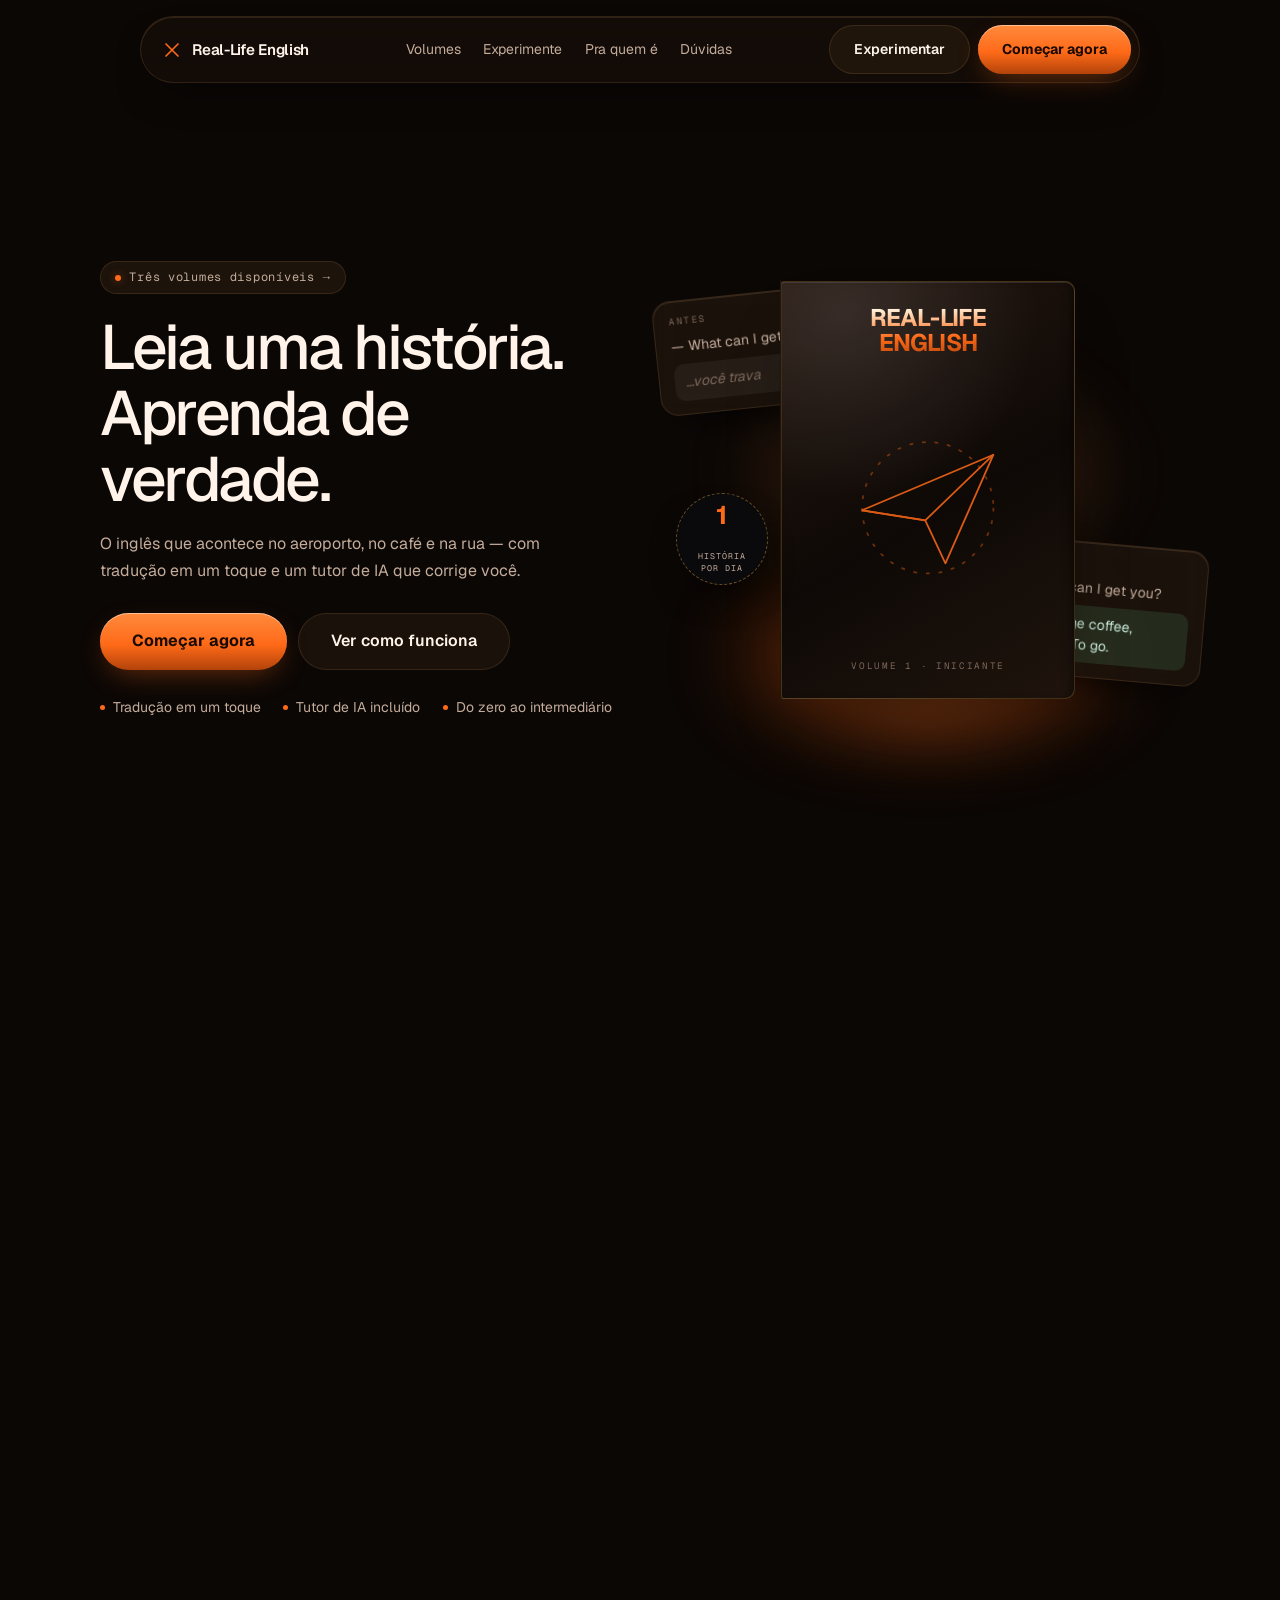
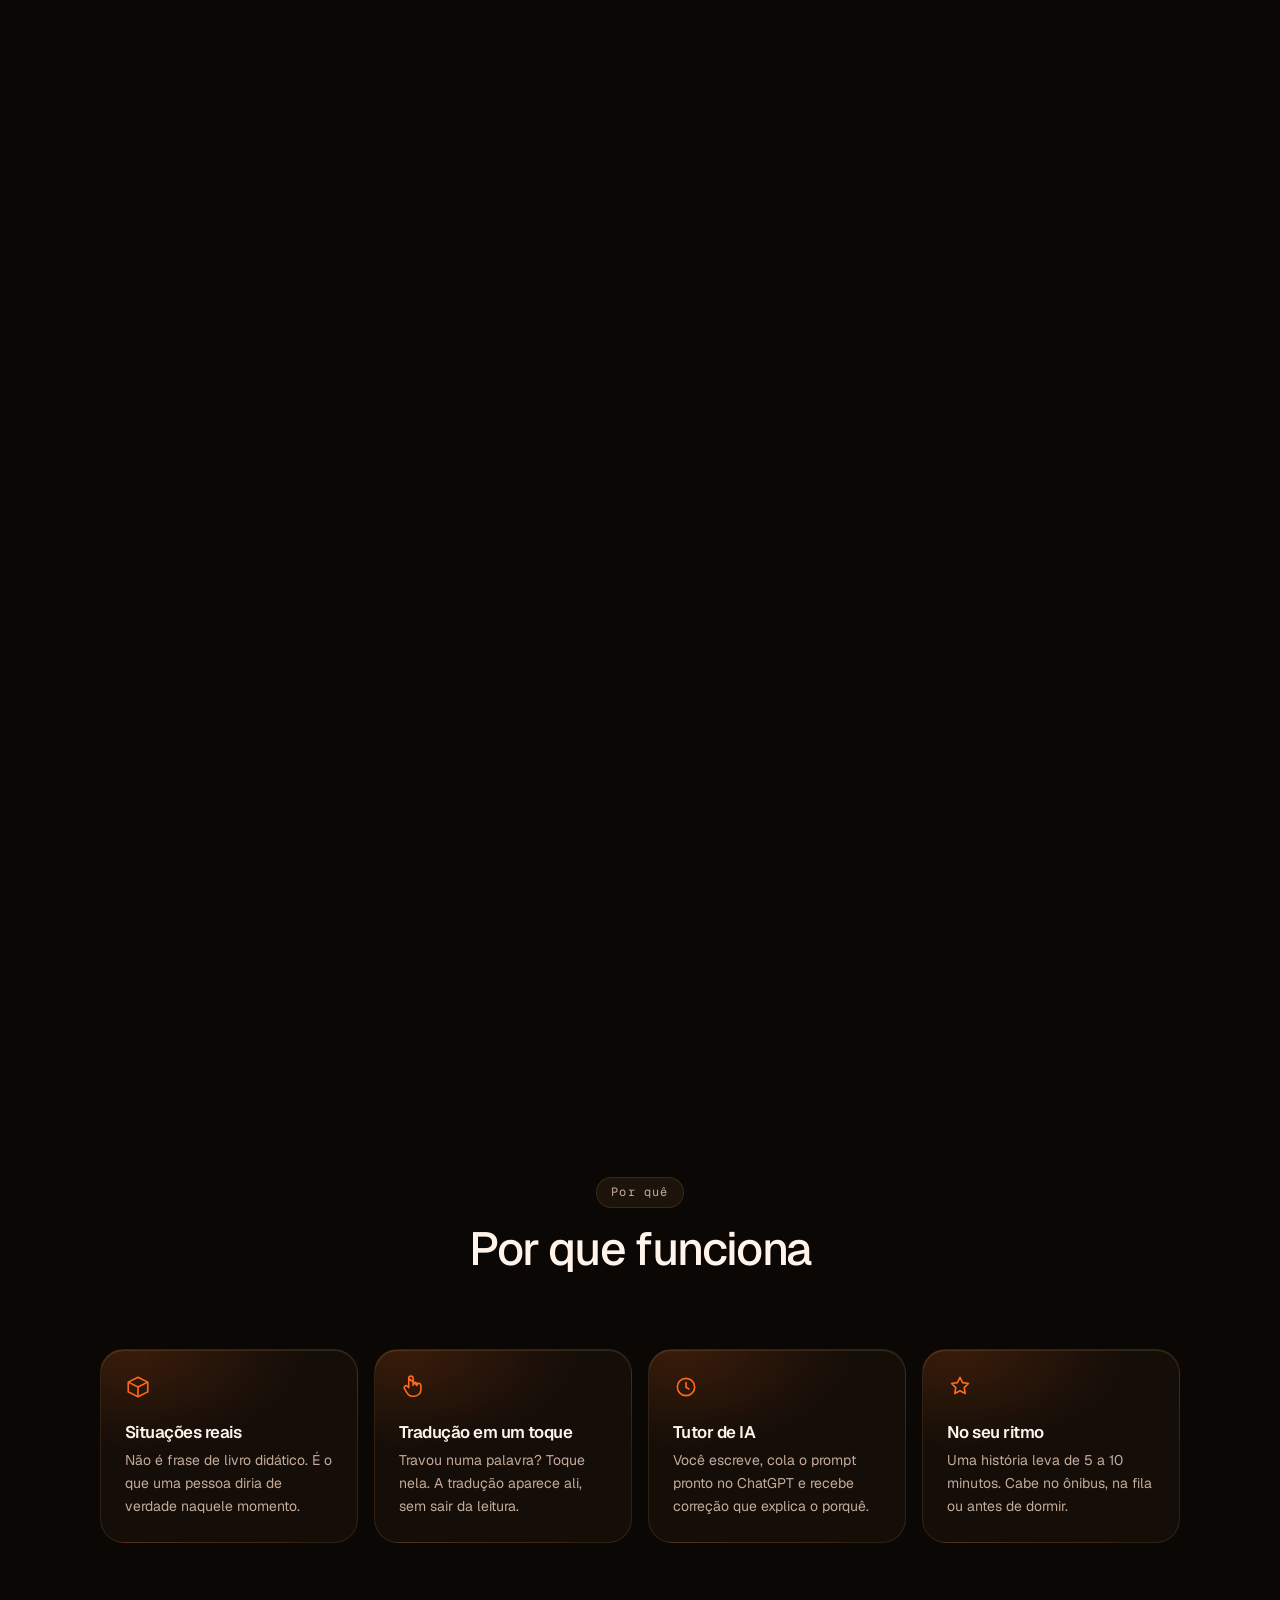
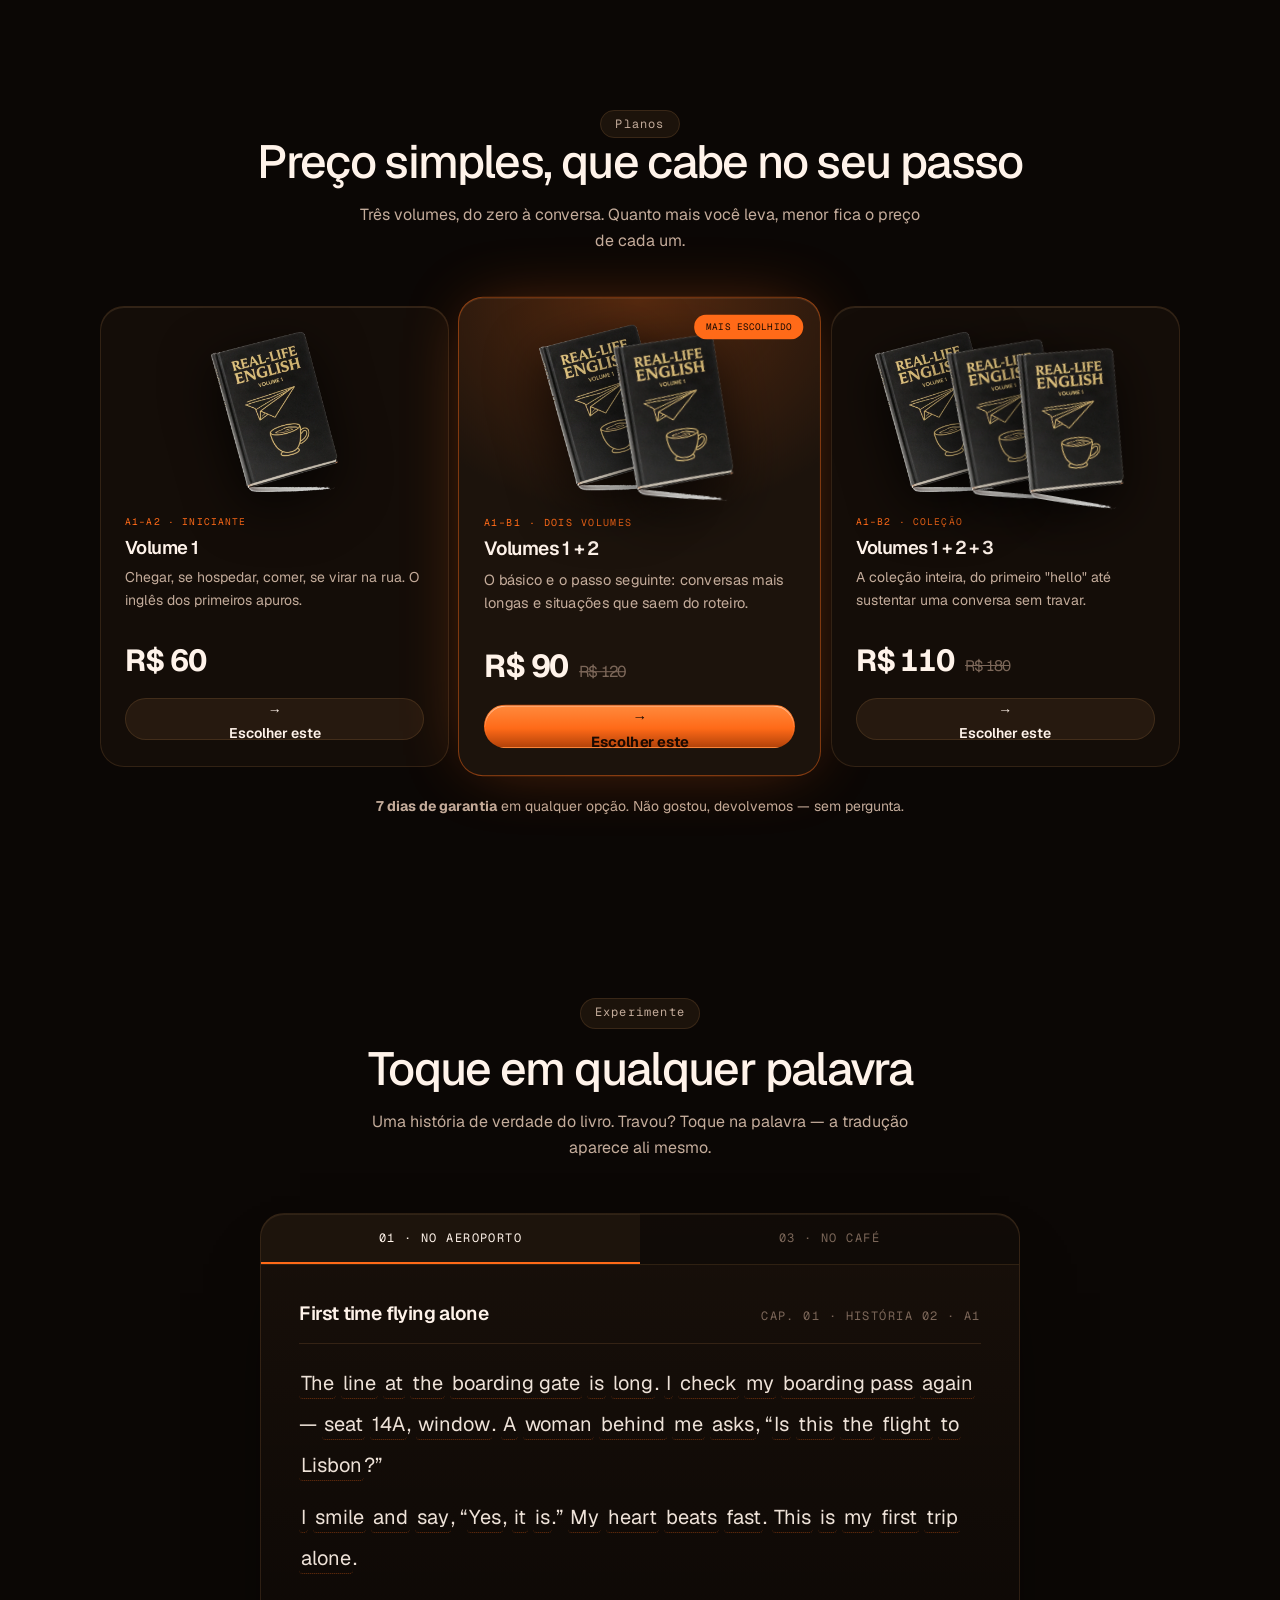
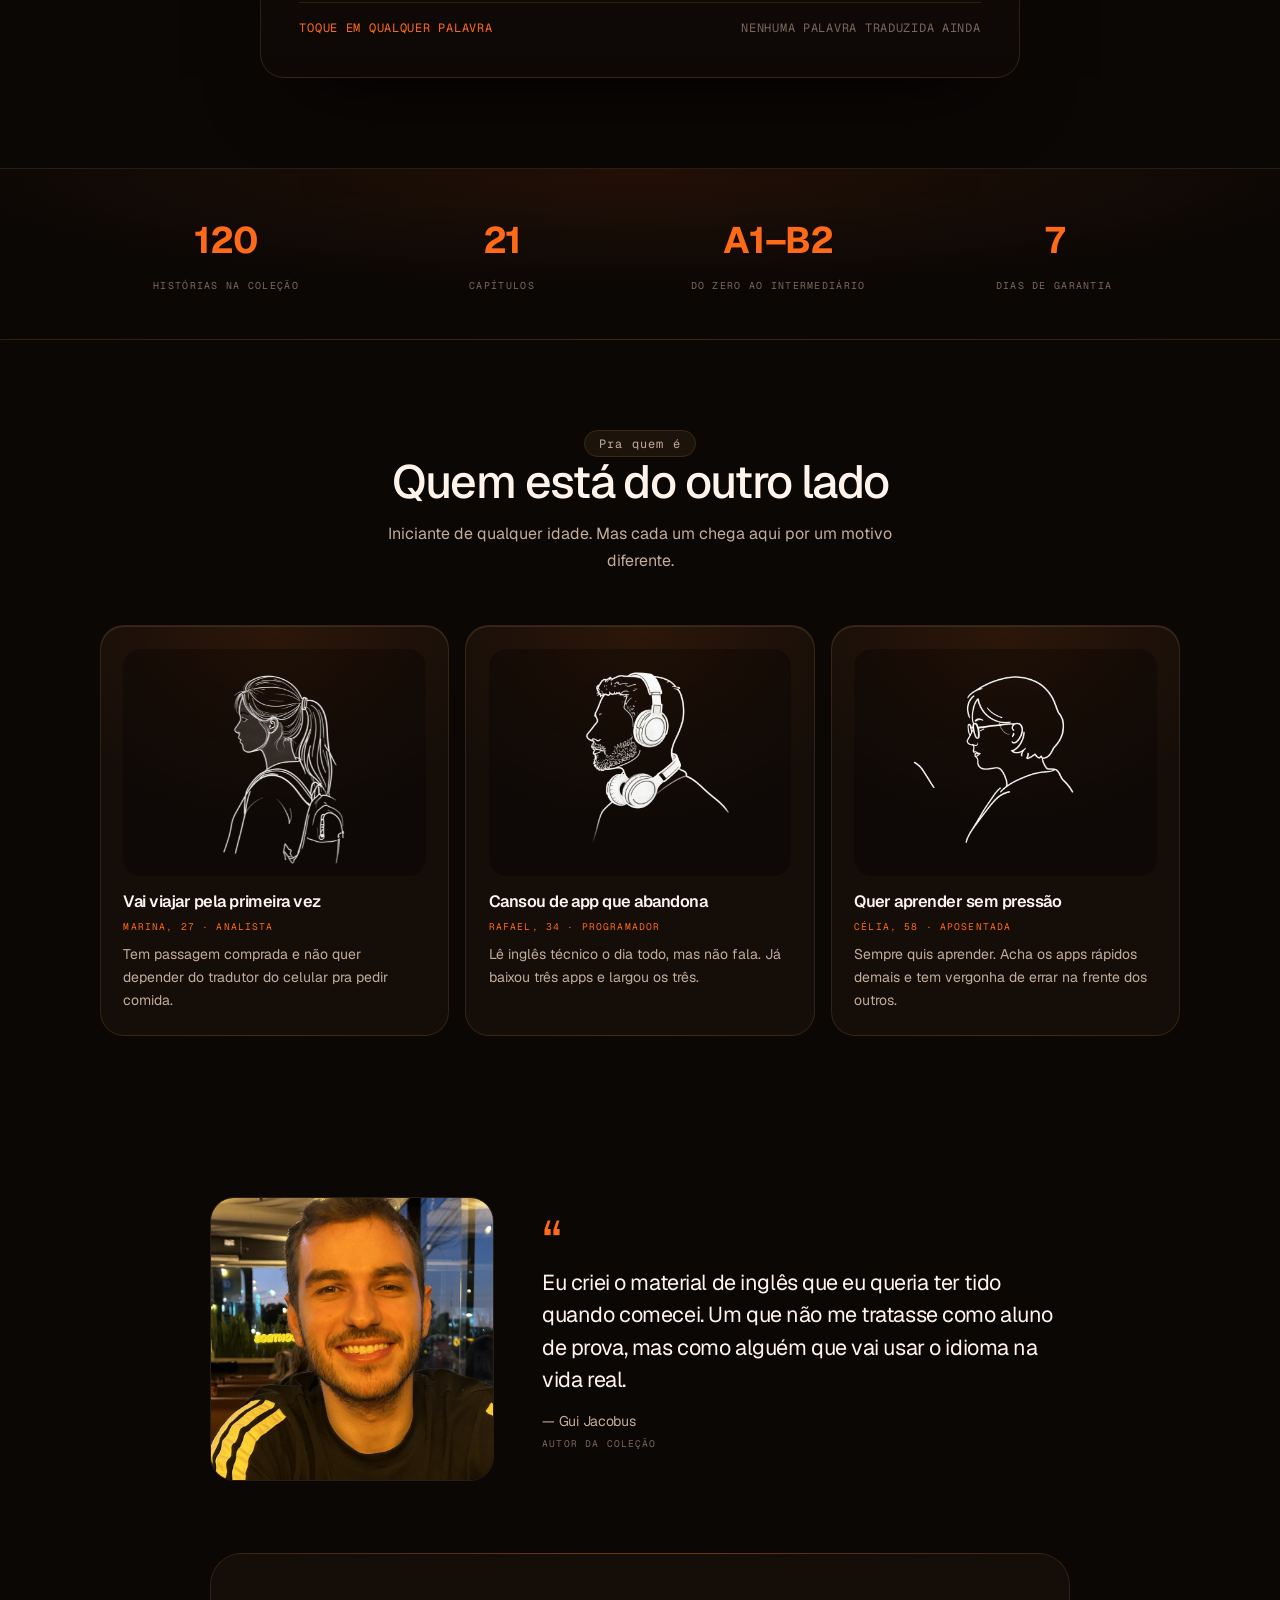
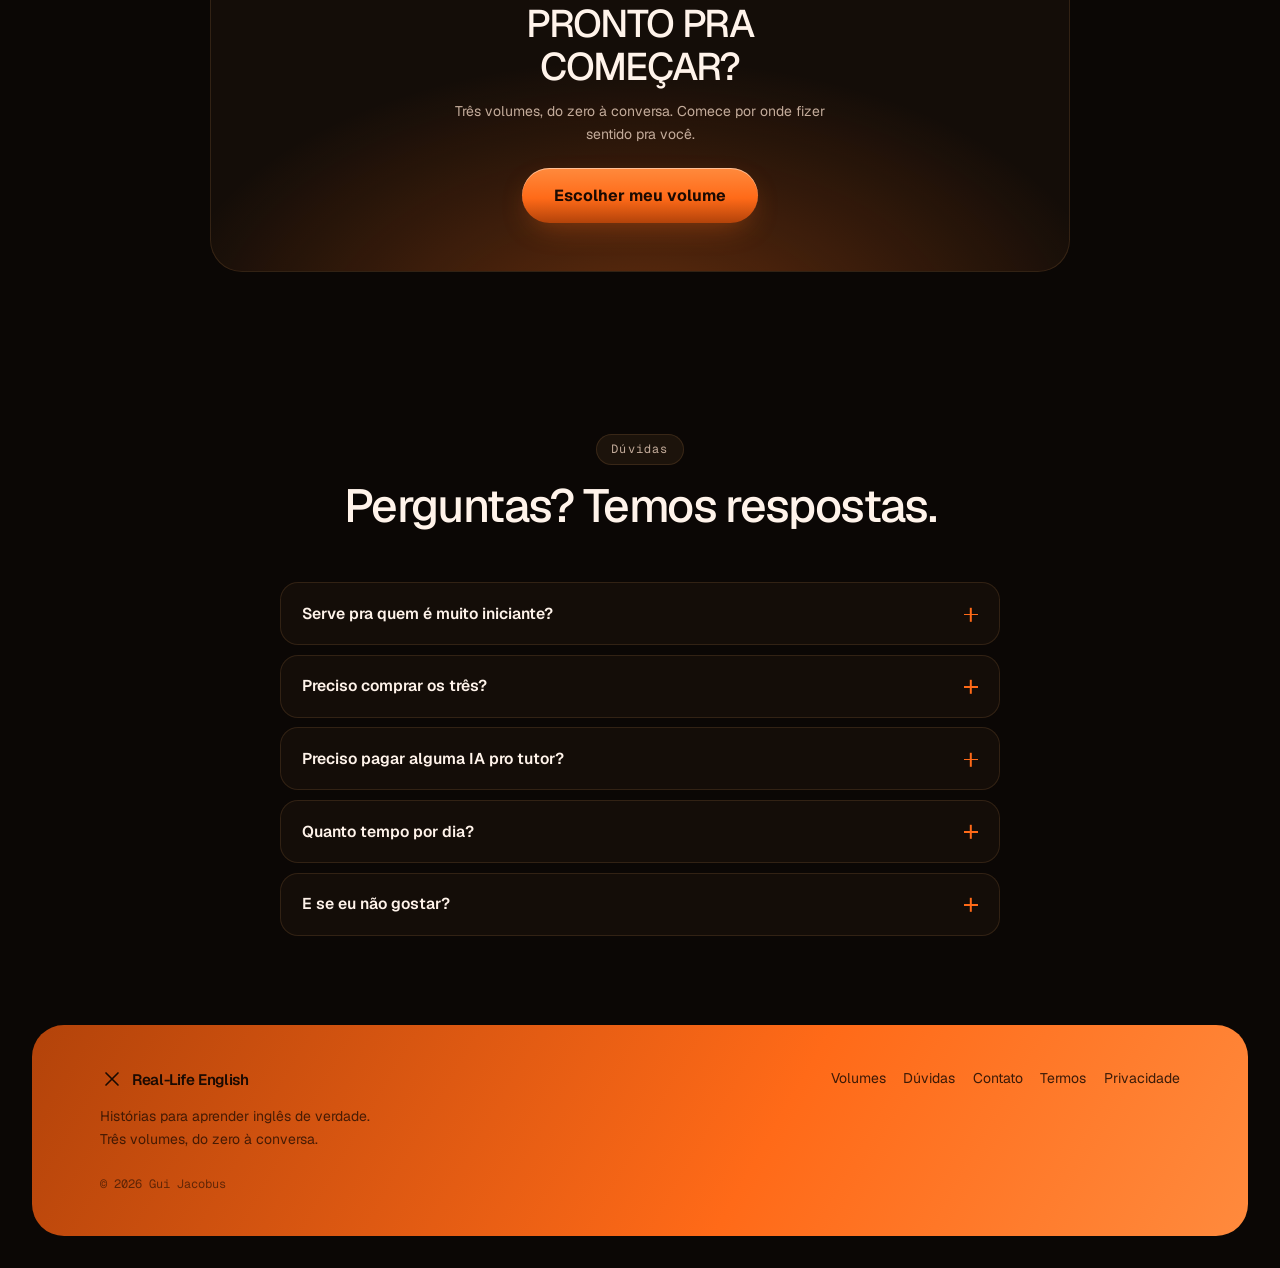
<file: variantes/brasa/index.html>
<!doctype html>
<html lang="pt-BR">
<head>
<meta charset="utf-8">
<meta name="viewport" content="width=device-width, initial-scale=1">
<title>Real-Life English — Volume 1, 2 e 3</title>
<meta name="description" content="Aprenda o inglês que você usa de verdade: histórias de situações reais, tradução em um toque e um tutor de IA que corrige você.">
<link rel="stylesheet" href="../compartilhado/css/fonts.css">
<link rel="stylesheet" href="styles.css">
<link rel="stylesheet" href="../compartilhado/css/motion.css">
<link rel="stylesheet" href="../compartilhado/css/opening.css">
</head>
<body>

<div class="scroll-progress" aria-hidden="true"></div>

<header class="topbar">
  <a class="marca" href="#inicio">
    <span class="marca__sinal" aria-hidden="true"><svg viewBox="0 0 24 24" fill="none" stroke="currentColor" stroke-width="2.2"><path d="M4 4l16 16M20 4L4 20" stroke-linecap="round"/></svg></span>
    <span class="marca__nome">Real-Life English</span>
  </a>
  <nav class="topbar__links" aria-label="Seções">
    <a href="#volumes">Volumes</a>
    <a href="#historia">Experimente</a>
    <a href="#perfis">Pra quem é</a>
    <a href="#faq">Dúvidas</a>
  </nav>
  <div class="topbar__acoes"><a class="btn btn--fantasma" href="#historia">Experimentar</a><a class="btn btn--fogo" href="#volumes" data-cta="nav">Começar agora</a></div>
</header>

<main>

<!-- ==========================================================
     ABERTURA — mesma sequência do livro, em fundo claro
     ========================================================== -->
<section class="opening" id="inicio">
  <div class="opening__sticky">
    <div class="wrap opening__grid">

      <div class="opening__copy">
        <p class="aviso"><span class="aviso__ponto" aria-hidden="true"></span> Três volumes disponíveis <span aria-hidden="true">→</span></p>

        <h1 class="titulo">Leia uma história.<br>Aprenda de verdade.</h1>

        <p class="subtitulo">O inglês que acontece no aeroporto, no café e na rua — com tradução em um toque e um tutor de IA que corrige você.</p>

        <div class="acoes">
          <a class="btn btn--fogo btn--g" href="#volumes" data-cta="hero">Começar agora</a>
          <a class="btn btn--fantasma btn--g" href="#historia">Ver como funciona</a>
        </div>

        <ul class="checks">
          <li><i aria-hidden="true"></i> Tradução em um toque</li>
          <li><i aria-hidden="true"></i> Tutor de IA incluído</li>
          <li><i aria-hidden="true"></i> Do zero ao intermediário</li>
        </ul>
      </div>

      <div class="opening__stage stage">
        <div class="stage__light" aria-hidden="true"></div>
        <div class="brasa" aria-hidden="true"></div>

        <div class="book" aria-hidden="true">
          <div class="book__body">
            <div class="book__spread">
              <div class="book__page">
                <p class="book__eyebrow">Volume 1 · A1–A2</p>
                <dl class="book__facts">
                  <div><dt>40</dt><dd>histórias</dd></div>
                  <div><dt>7</dt><dd>capítulos</dd></div>
                  <div><dt>7</dt><dd>dias de garantia</dd></div>
                  <div><dt>∞</dt><dd>acesso vitalício</dd></div>
                </dl>
                <p class="book__line">O inglês que acontece no aeroporto, no café, na loja e na rua — uma história por dia.</p>
                <a class="btn btn--fogo book__cta" href="#volumes" data-cta="livro">Quero começar</a>
              </div>
            </div>
            <div class="book__cover">
              <div class="book__face book__front">
                <span class="book__brand">Real-Life<br>English</span>
                <svg class="book__mark" viewBox="0 0 120 120" fill="none" stroke="currentColor" stroke-width="1.4" aria-hidden="true">
                  <path d="M8 62 L112 18 L74 104 L58 70 Z" stroke-linejoin="round"/>
                  <path d="M8 62 L58 70 L112 18" stroke-linejoin="round"/>
                  <circle cx="60" cy="60" r="52" stroke-dasharray="3 7" opacity=".45"/>
                </svg>
                <span class="book__vol">Volume 1 · Iniciante</span>
              </div>
              <div class="book__face book__back"></div>
            </div>
            <div class="book__spine" aria-hidden="true"></div>
          </div>
        </div>

        <figure class="slot stage__book" data-ratio="4-5" data-slot="hero-book.webp">
          <img src="../compartilhado/img/hero-book.webp" alt="Capa do Real-Life English Volume 1">
        </figure>

        <div class="stage__floats">
          <div class="float float--before">
            <div class="float__tag">Antes</div>
            <p class="float__line">— What can I get you?</p>
            <div class="float__reply">…você trava</div>
          </div>
          <div class="float float--after">
            <div class="float__tag">Depois</div>
            <p class="float__line">— What can I get you?</p>
            <div class="float__reply"><span>— A large coffee, please. To go.</span></div>
          </div>
        </div>
        <div class="stage__seal" aria-hidden="true"><b>1</b><span>história<br>por dia</span></div>
      </div>

    </div>
  </div>
</section>

<!-- ========================= FAIXA ESCURA ========================= -->
<section class="faixa">
  <div class="wrap">
    <span class="pilula">Por quê</span><h2 class="h2 faixa__h2">Por que funciona</h2>
    <div class="faixa__grid">
      <article>
        <span class="faixa__icone" aria-hidden="true"><svg viewBox="0 0 24 24" fill="none" stroke="currentColor" stroke-width="1.5"><path d="M12 3 3 7.5v9L12 21l9-4.5v-9z" stroke-linejoin="round"/><path d="M3 7.5 12 12l9-4.5M12 12v9" stroke-linejoin="round"/></svg></span>
        <h3>Situações reais</h3>
        <p>Não é frase de livro didático. É o que uma pessoa diria de verdade naquele momento.</p>
      </article>
      <article>
        <span class="faixa__icone" aria-hidden="true"><svg viewBox="0 0 24 24" fill="none" stroke="currentColor" stroke-width="1.5"><path d="M9 4a2 2 0 0 1 4 0v7M13 9.5a1.8 1.8 0 0 1 3.6 0v1.5M16.6 10.5a1.8 1.8 0 0 1 3.6 0v4c0 3.3-2.7 6-6 6h-2c-2 0-3.6-1-4.7-2.8L5 13.5a1.8 1.8 0 0 1 2.8-2.2l1.2 1.4V4z" stroke-linejoin="round"/></svg></span>
        <h3>Tradução em um toque</h3>
        <p>Travou numa palavra? Toque nela. A tradução aparece ali, sem sair da leitura.</p>
      </article>
      <article>
        <span class="faixa__icone" aria-hidden="true"><svg viewBox="0 0 24 24" fill="none" stroke="currentColor" stroke-width="1.5"><circle cx="12" cy="12" r="8"/><path d="M12 8v4.2l2.8 1.8" stroke-linecap="round"/></svg></span>
        <h3>Tutor de IA</h3>
        <p>Você escreve, cola o prompt pronto no ChatGPT e recebe correção que explica o porquê.</p>
      </article>
      <article>
        <span class="faixa__icone" aria-hidden="true"><svg viewBox="0 0 24 24" fill="none" stroke="currentColor" stroke-width="1.5"><path d="M12 3l2.4 5 5.4.8-3.9 3.8.9 5.4-4.8-2.5-4.8 2.5.9-5.4L4.2 8.8 9.6 8z" stroke-linejoin="round"/></svg></span>
        <h3>No seu ritmo</h3>
        <p>Uma história leva de 5 a 10 minutos. Cabe no ônibus, na fila ou antes de dormir.</p>
      </article>
    </div>
  </div>
</section>

<!-- ========================= OS VOLUMES ========================= -->
<section class="secao" id="volumes">
  <div class="wrap">
    <header class="secao__topo secao__topo--centro">
      <div>
        <span class="pilula">Planos</span><h2 class="h2">Preço simples, que cabe no seu passo</h2>
      </div>
      <p class="secao__nota">Três volumes, do zero à conversa. Quanto mais você leva, menor fica o preço de cada um.</p>
    </header>

    <div class="planos">
      <article class="vol">
        <figure class="vol__capa"><img src="../compartilhado/img/hero-book.webp" alt="Volume 1"></figure>
        <div class="vol__corpo">
          <p class="vol__nivel">A1–A2 · Iniciante</p>
          <h3 class="vol__nome">Volume 1</h3>
          <p class="vol__desc">Chegar, se hospedar, comer, se virar na rua. O inglês dos primeiros apuros.</p>
          <div class="vol__base"><span class="vol__preco">R$&nbsp;60</span><a class="vol__btn" href="#" data-cta="vol1" aria-label="Comprar o Volume 1">→</a></div>
        </div>
      </article>

      <article class="vol vol--destaque">
        <span class="vol__flag">Mais escolhido</span>
        <figure class="vol__capa vol__capa--dupla">
          <img src="../compartilhado/img/hero-book.webp" alt="Volumes 1 e 2">
          <img src="../compartilhado/img/hero-book.webp" alt="" aria-hidden="true">
        </figure>
        <div class="vol__corpo">
          <p class="vol__nivel">A1–B1 · Dois volumes</p>
          <h3 class="vol__nome">Volumes 1 + 2</h3>
          <p class="vol__desc">O básico e o passo seguinte: conversas mais longas e situações que saem do roteiro.</p>
          <div class="vol__base">
            <span class="vol__preco">R$&nbsp;90 <s>R$&nbsp;120</s></span>
            <a class="vol__btn" href="#" data-cta="vol2" aria-label="Comprar os Volumes 1 e 2">→</a>
          </div>
        </div>
      </article>

      <article class="vol">
        <figure class="vol__capa vol__capa--tripla">
          <img src="../compartilhado/img/hero-book.webp" alt="Volumes 1, 2 e 3">
          <img src="../compartilhado/img/hero-book.webp" alt="" aria-hidden="true">
          <img src="../compartilhado/img/hero-book.webp" alt="" aria-hidden="true">
        </figure>
        <div class="vol__corpo">
          <p class="vol__nivel">A1–B2 · Coleção</p>
          <h3 class="vol__nome">Volumes 1 + 2 + 3</h3>
          <p class="vol__desc">A coleção inteira, do primeiro "hello" até sustentar uma conversa sem travar.</p>
          <div class="vol__base">
            <span class="vol__preco">R$&nbsp;110 <s>R$&nbsp;180</s></span>
            <a class="vol__btn" href="#" data-cta="vol3" aria-label="Comprar os três volumes">→</a>
          </div>
        </div>
      </article>
    </div>

    <p class="garantia-linha"><b>7 dias de garantia</b> em qualquer opção. Não gostou, devolvemos — sem pergunta.</p>
  </div>
</section>

<!-- ========================= EXPERIMENTE ========================= -->
<section class="secao secao--claro" id="historia">
  <div class="wrap">
    <header class="secao__topo secao__topo--centro">
      <span class="pilula">Experimente</span><h2 class="h2">Toque em qualquer palavra</h2>
      <p class="secao__nota">Uma história de verdade do livro. Travou? Toque na palavra — a tradução aparece ali mesmo.</p>
    </header>

    <div class="story" id="story">
      <div class="story__tabs" role="tablist" aria-label="Escolha uma história">
        <button class="story__tab" id="tab-airport" role="tab" aria-selected="true" aria-controls="panel-airport" type="button">01 · No aeroporto</button>
        <button class="story__tab" id="tab-cafe" role="tab" aria-selected="false" aria-controls="panel-cafe" type="button">03 · No café</button>
      </div>

      <div class="story__panel" id="panel-airport" role="tabpanel" aria-labelledby="tab-airport">
        <div class="story__head">
          <h3 class="story__title">First time flying alone</h3>
          <span class="story__code">Cap. 01 · História 02 · A1</span>
        </div>
        <p class="story__text" data-glossable>The line at the <span data-ph>boarding gate</span> is long. I check my <span data-ph>boarding pass</span> again — seat 14A, window. A woman behind me asks, “Is this the flight to Lisbon?”</p>
        <p class="story__text" data-glossable>I smile and say, “Yes, it is.” My heart beats fast. This is my first trip alone.</p>
        <div class="story__foot">
          <span class="story__hint">Toque em qualquer palavra</span>
          <span class="story__counter" data-counter>Nenhuma palavra traduzida ainda</span>
        </div>
      </div>

      <div class="story__panel" id="panel-cafe" role="tabpanel" aria-labelledby="tab-cafe" hidden>
        <div class="story__head">
          <h3 class="story__title">They spelled my name wrong</h3>
          <span class="story__code">Cap. 03 · História 01 · A1</span>
        </div>
        <p class="story__text" data-glossable>“What can I get you?” the barista asks. “A large coffee, please. <span data-ph>To go</span>.”</p>
        <p class="story__text" data-glossable>She writes my name on the cup and spells it wrong. I don’t mind. I say “<span data-ph>thank you</span>” and take my coffee outside.</p>
        <div class="story__foot">
          <span class="story__hint">Toque em qualquer palavra</span>
          <span class="story__counter" data-counter>Nenhuma palavra traduzida ainda</span>
        </div>
      </div>
    </div>
  </div>
</section>

<!-- ========================= NÚMEROS ========================= -->
<div class="numeros">
  <div class="wrap numeros__grid">
    <div><b>120</b><span>histórias na coleção</span></div>
    <div><b>21</b><span>capítulos</span></div>
    <div><b>A1–B2</b><span>do zero ao intermediário</span></div>
    <div><b>7</b><span>dias de garantia</span></div>
  </div>
</div>

<!-- ========================= PRA QUEM É ========================= -->
<section class="secao" id="perfis">
  <div class="wrap">
    <header class="secao__topo secao__topo--centro">
      <div><span class="pilula">Pra quem é</span><h2 class="h2">Quem está do outro lado</h2></div>
      <p class="secao__nota">Iniciante de qualquer idade. Mas cada um chega aqui por um motivo diferente.</p>
    </header>

    <div class="perfis">
      <article class="perfil">
        <figure class="perfil__foto"><img src="../compartilhado/img/retrato-01.webp" alt=""></figure>
        <h3>Vai viajar pela primeira vez</h3>
        <p class="perfil__quem">Marina, 27 · analista</p>
        <p>Tem passagem comprada e não quer depender do tradutor do celular pra pedir comida.</p>
      </article>
      <article class="perfil">
        <figure class="perfil__foto"><img src="../compartilhado/img/retrato-02.webp" alt=""></figure>
        <h3>Cansou de app que abandona</h3>
        <p class="perfil__quem">Rafael, 34 · programador</p>
        <p>Lê inglês técnico o dia todo, mas não fala. Já baixou três apps e largou os três.</p>
      </article>
      <article class="perfil">
        <figure class="perfil__foto"><img src="../compartilhado/img/retrato-03.webp" alt=""></figure>
        <h3>Quer aprender sem pressão</h3>
        <p class="perfil__quem">Célia, 58 · aposentada</p>
        <p>Sempre quis aprender. Acha os apps rápidos demais e tem vergonha de errar na frente dos outros.</p>
      </article>
    </div>
  </div>
</section>

<!-- ========================= PROVA + CTA ========================= -->
<section class="prova">
  <div class="wrap prova__grid">
    <figure class="prova__foto"><img src="../compartilhado/img/autor.jpg" alt="Gui Jacobus"></figure>
    <div class="prova__fala">
      <span class="prova__aspas" aria-hidden="true">“</span>
      <p>Eu criei o material de inglês que eu queria ter tido quando comecei. Um que não me tratasse como aluno de prova, mas como alguém que vai usar o idioma na vida real.</p>
      <p class="prova__autor">— Gui Jacobus<br><span>autor da coleção</span></p>
    </div>
    <aside class="prova__cta">
      <h3>PRONTO PRA<br>COMEÇAR?</h3>
      <p>Três volumes, do zero à conversa. Comece por onde fizer sentido pra você.</p>
      <a class="btn btn--fogo btn--g btn--bloco" href="#volumes" data-cta="final">Escolher meu volume</a>
    </aside>
  </div>
</section>

<!-- ========================= FAQ ========================= -->
<section class="secao" id="faq">
  <div class="wrap wrap--estreito">
    <header class="secao__topo secao__topo--centro">
      <span class="pilula">Dúvidas</span><h2 class="h2">Perguntas? Temos respostas.</h2>
    </header>
    <div class="faq">
      <details class="faq__item"><summary>Serve pra quem é muito iniciante?<span class="faq__icon" aria-hidden="true"></span></summary><p class="faq__answer">Serve. O Volume 1 é A1–A2, o começo do começo. Frases curtas, vocabulário do dia a dia, e qualquer palavra a um toque da tradução.</p></details>
      <details class="faq__item"><summary>Preciso comprar os três?<span class="faq__icon" aria-hidden="true"></span></summary><p class="faq__answer">Não. Comece pelo Volume 1 se quiser experimentar. Os pacotes existem porque sai mais barato levar junto, mas você pode comprar um de cada vez.</p></details>
      <details class="faq__item"><summary>Preciso pagar alguma IA pro tutor?<span class="faq__icon" aria-hidden="true"></span></summary><p class="faq__answer">Não. Os prompts funcionam nas versões gratuitas do ChatGPT, do Claude e do Gemini.</p></details>
      <details class="faq__item"><summary>Quanto tempo por dia?<span class="faq__icon" aria-hidden="true"></span></summary><p class="faq__answer">Uma história leva de 5 a 10 minutos. Com exercício e correção, uns 20.</p></details>
      <details class="faq__item"><summary>E se eu não gostar?<span class="faq__icon" aria-hidden="true"></span></summary><p class="faq__answer">Você tem 7 dias pra pedir reembolso integral, direto na plataforma, sem justificar nada.</p></details>
    </div>
  </div>
</section>

</main>

<footer class="rodape">
  <div class="wrap rodape__grid">
    <div>
      <a class="marca" href="#inicio">
        <span class="marca__sinal" aria-hidden="true"><svg viewBox="0 0 24 24" fill="none" stroke="currentColor" stroke-width="2.2"><path d="M4 4l16 16M20 4L4 20" stroke-linecap="round"/></svg></span>
        <span class="marca__nome">Real-Life English</span>
      </a>
      <p class="rodape__linha">Histórias para aprender inglês de verdade.<br>Três volumes, do zero à conversa.</p>
    </div>
    <nav class="rodape__links" aria-label="Rodapé">
      <a href="#volumes">Volumes</a>
      <a href="#faq">Dúvidas</a>
      <a href="mailto:contato@seudominio.com.br">Contato</a>
      <a href="../../landing/termos.html">Termos</a>
      <a href="../../landing/privacidade.html">Privacidade</a>
    </nav>
    <p class="rodape__copy">© <span data-year>2026</span> Gui Jacobus</p>
  </div>
</footer>

<div class="sticky-buy" id="stickyBuy">
  <div><div class="sticky-buy__label">A partir de</div><div class="sticky-buy__price" data-price-mirror>R$&nbsp;60</div></div>
  <a class="btn btn--fogo" href="#volumes" data-cta="sticky">Ver planos</a>
</div>

<script src="../compartilhado/js/main.js"></script>
<script src="../compartilhado/js/motion.js"></script>
</body>
</html>
</file>
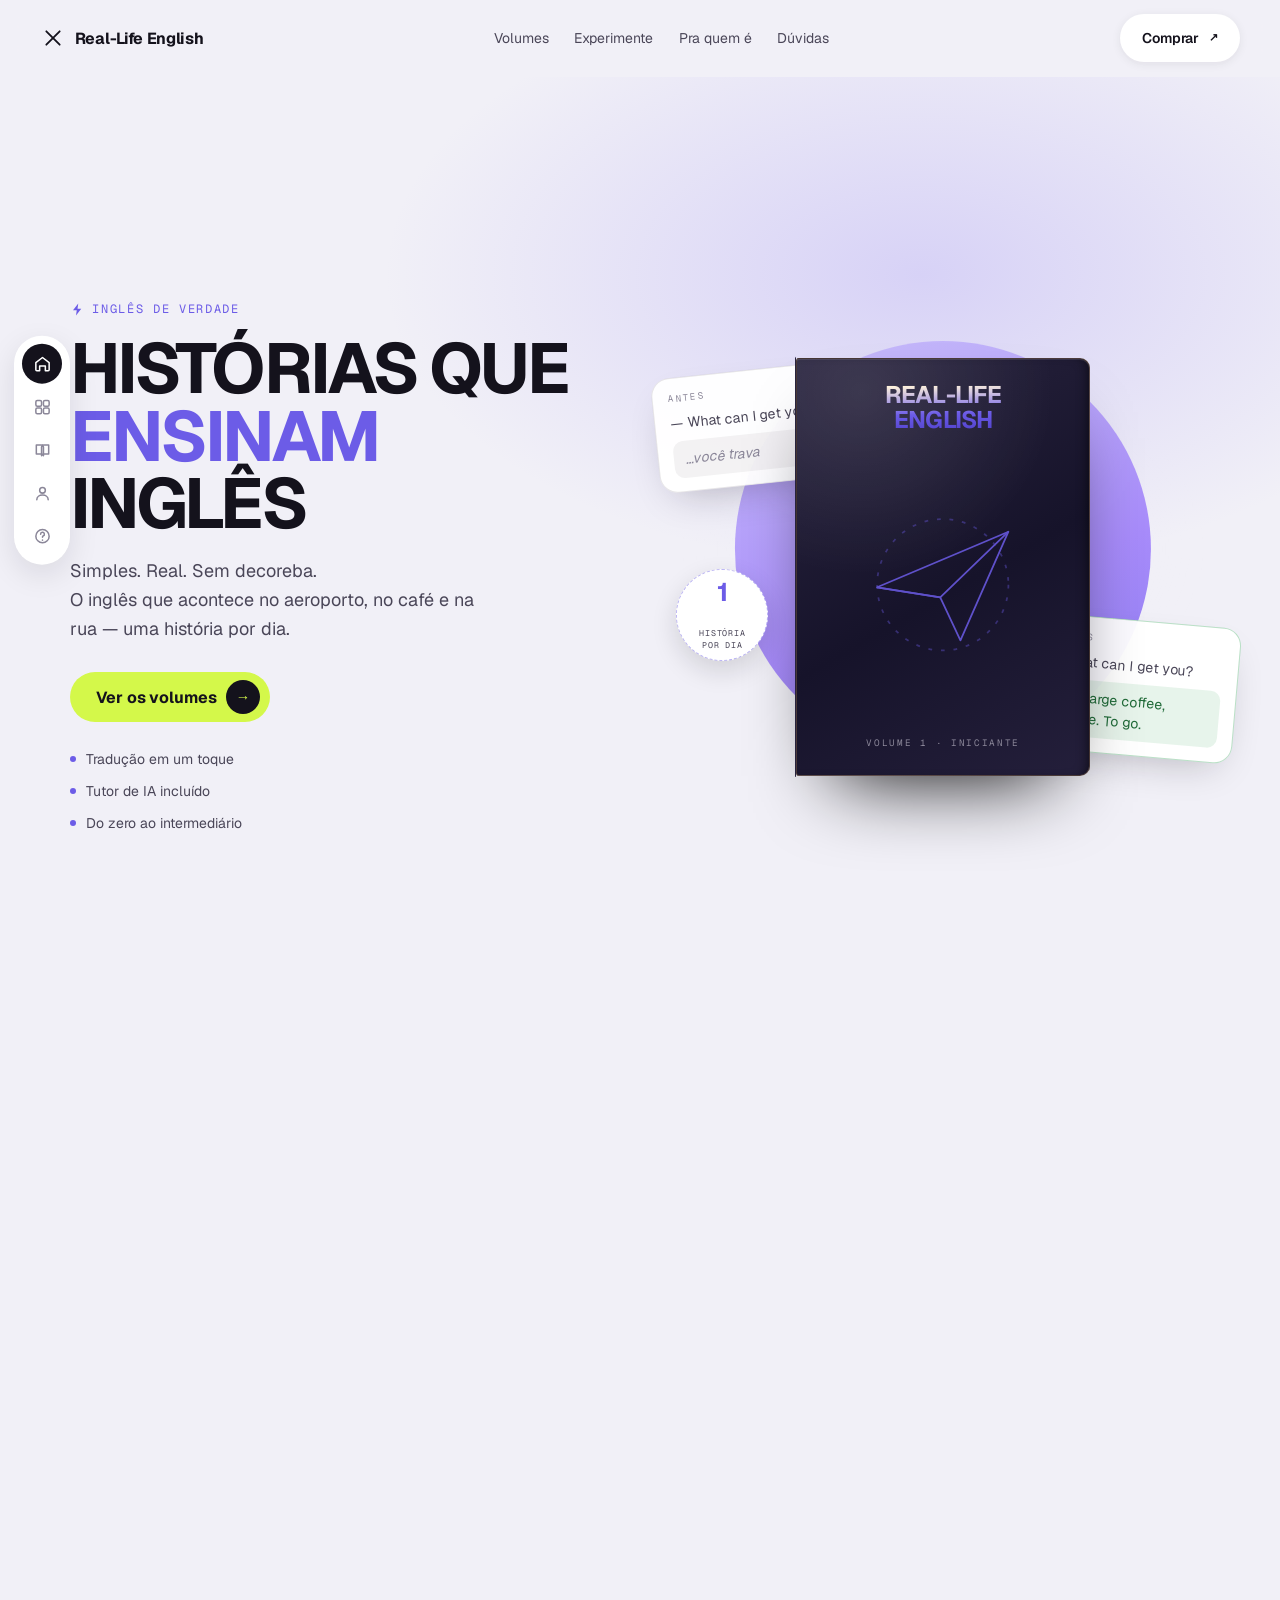
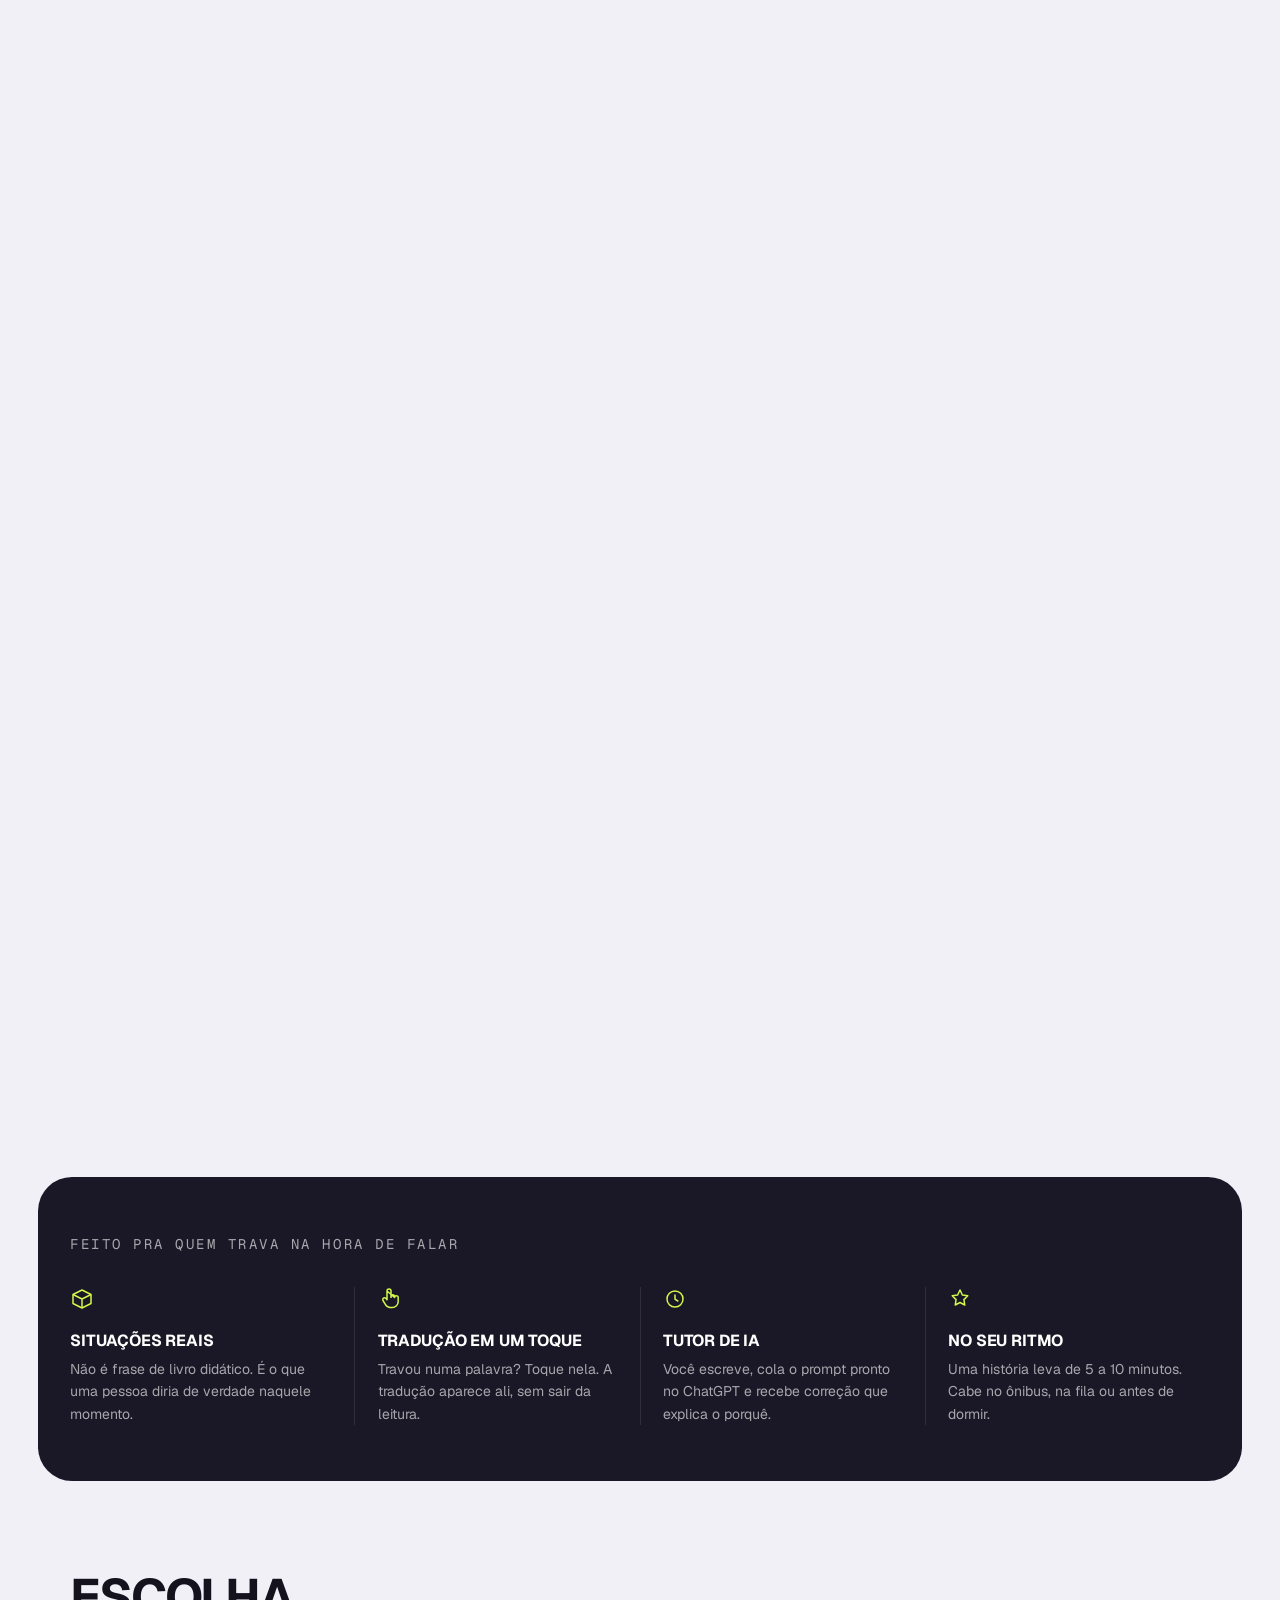
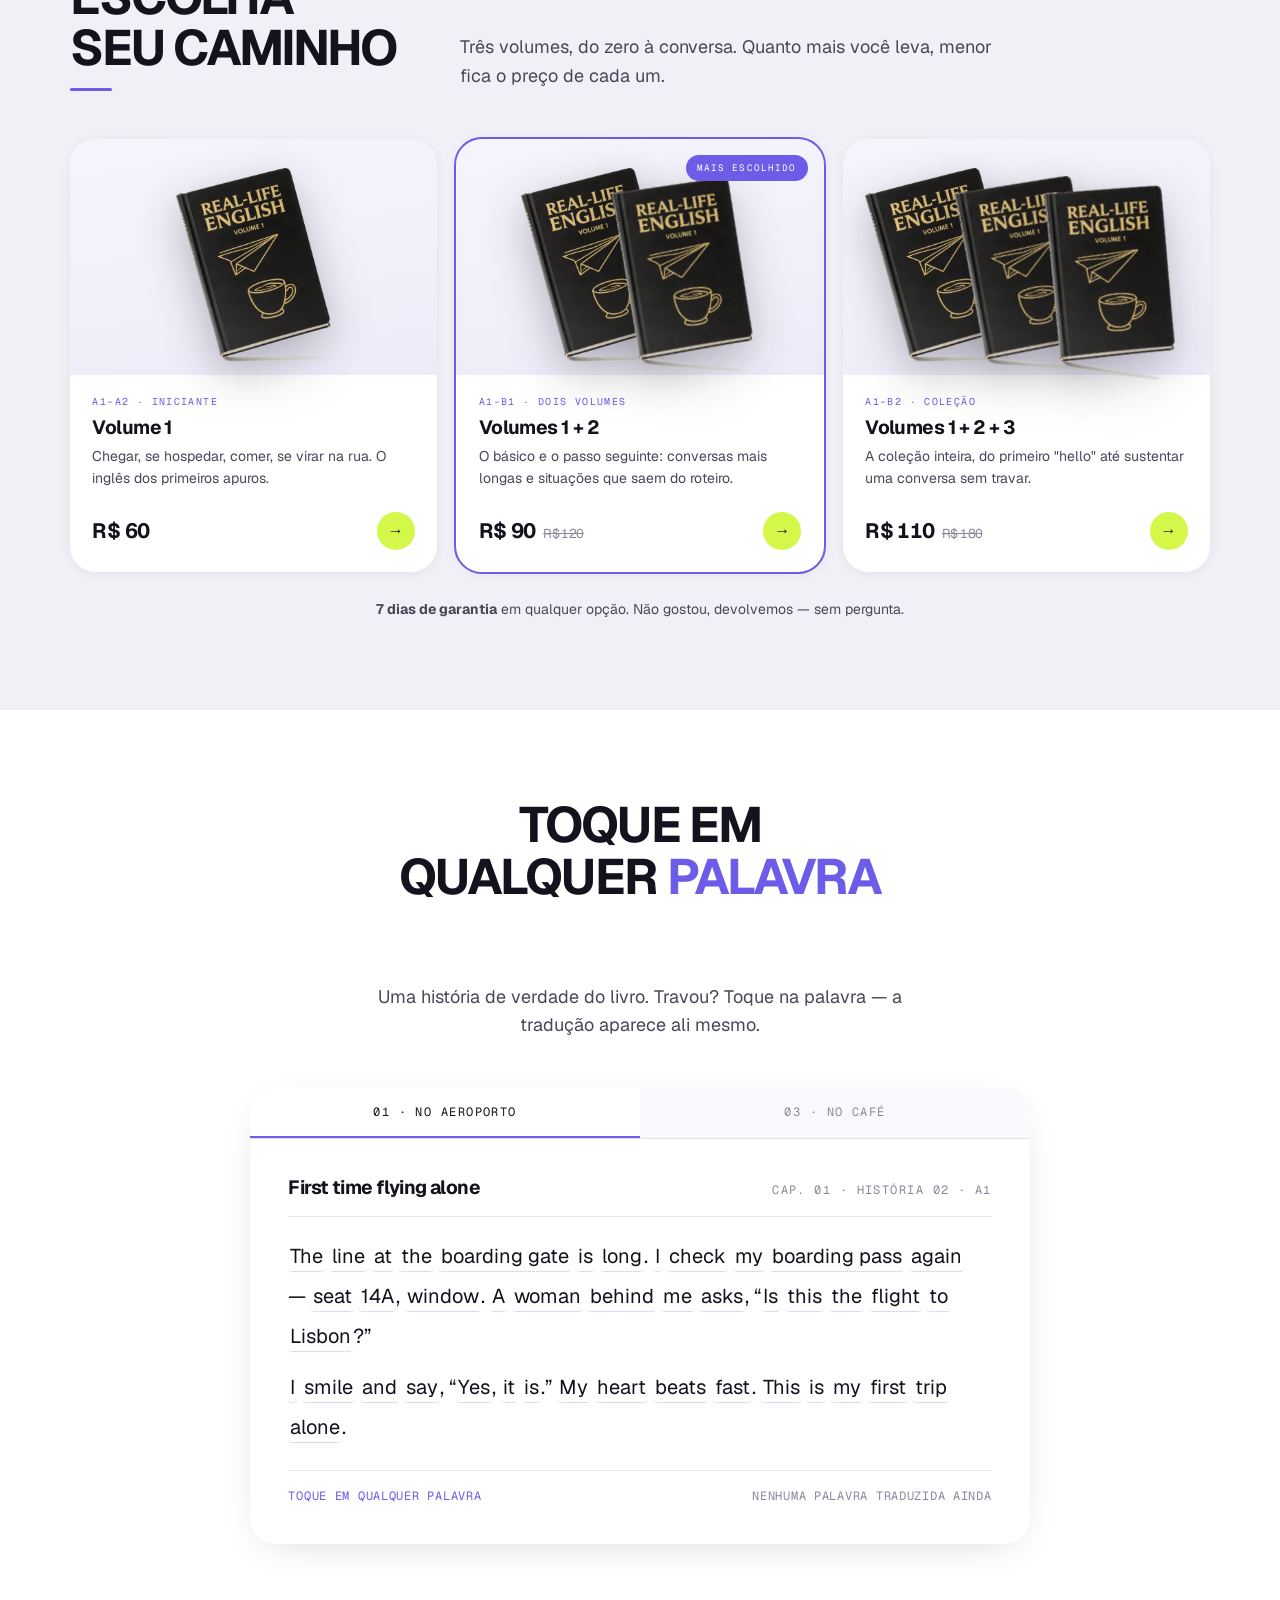
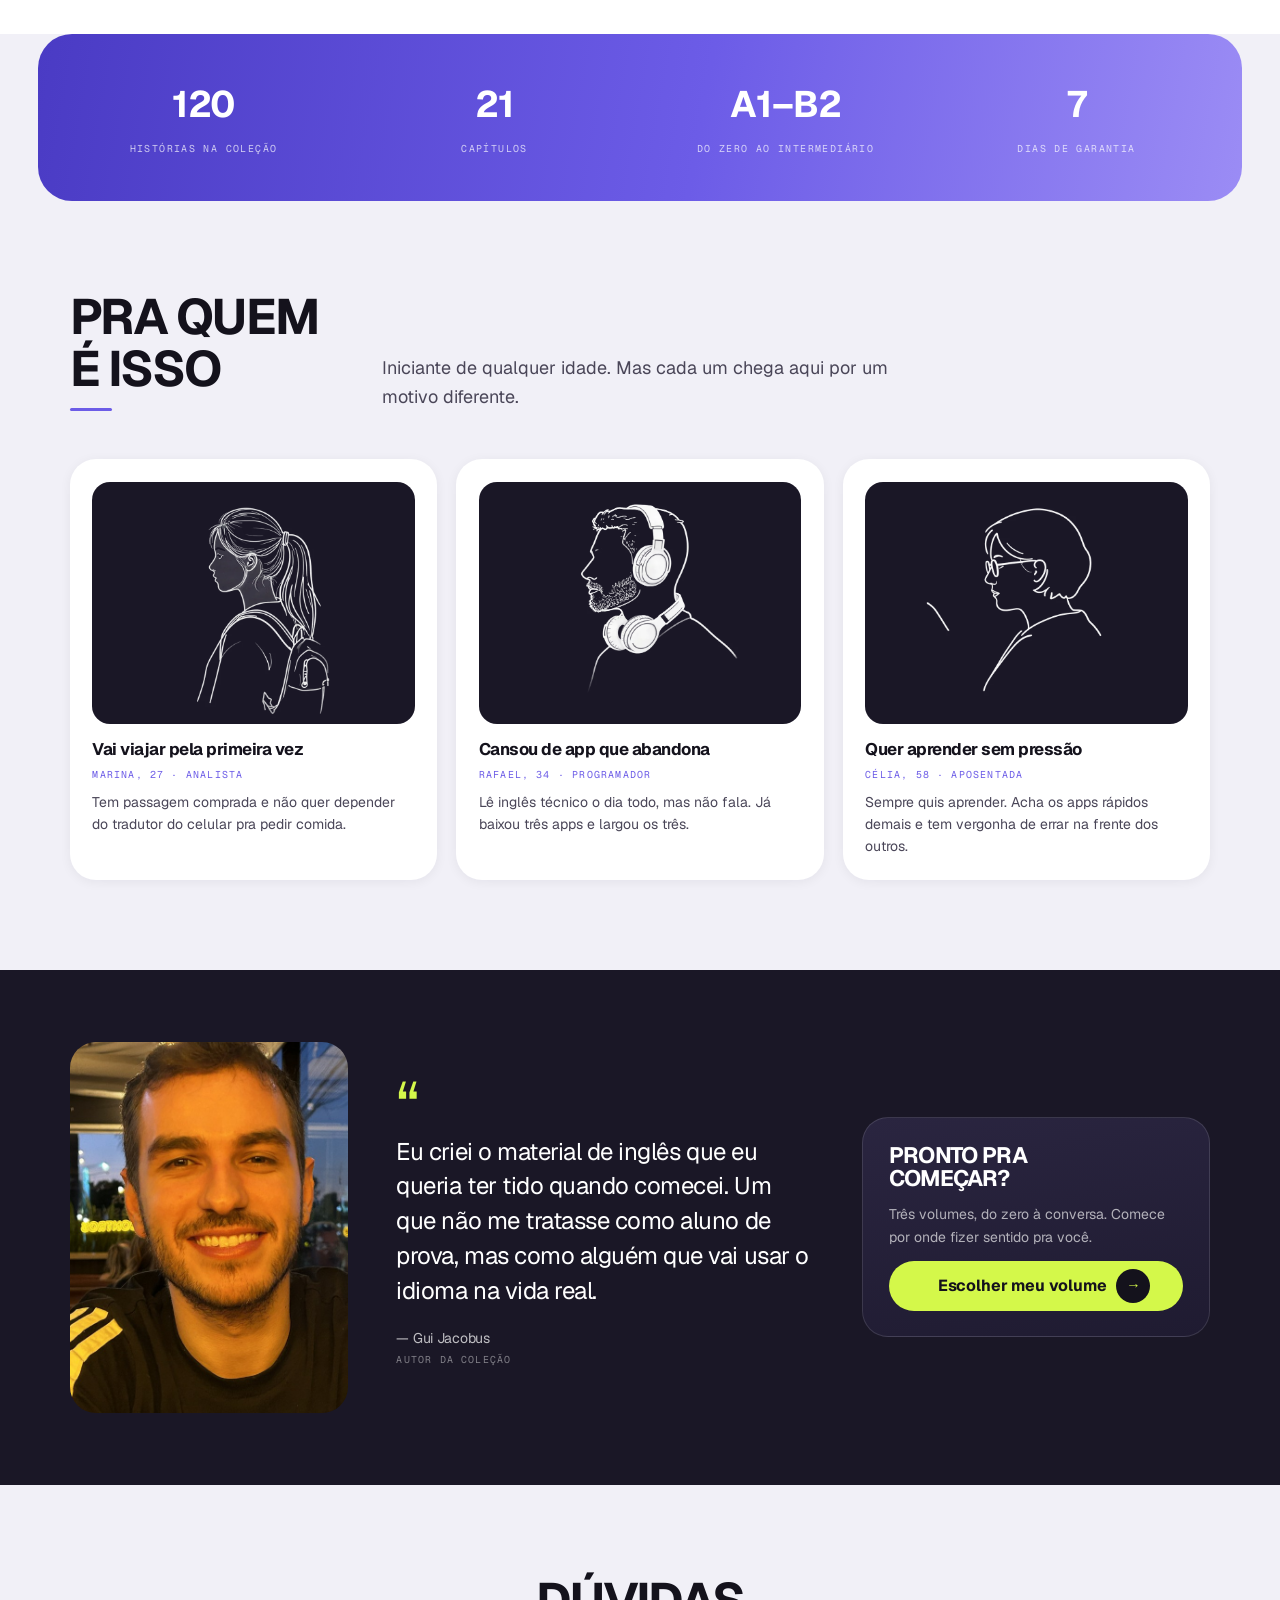
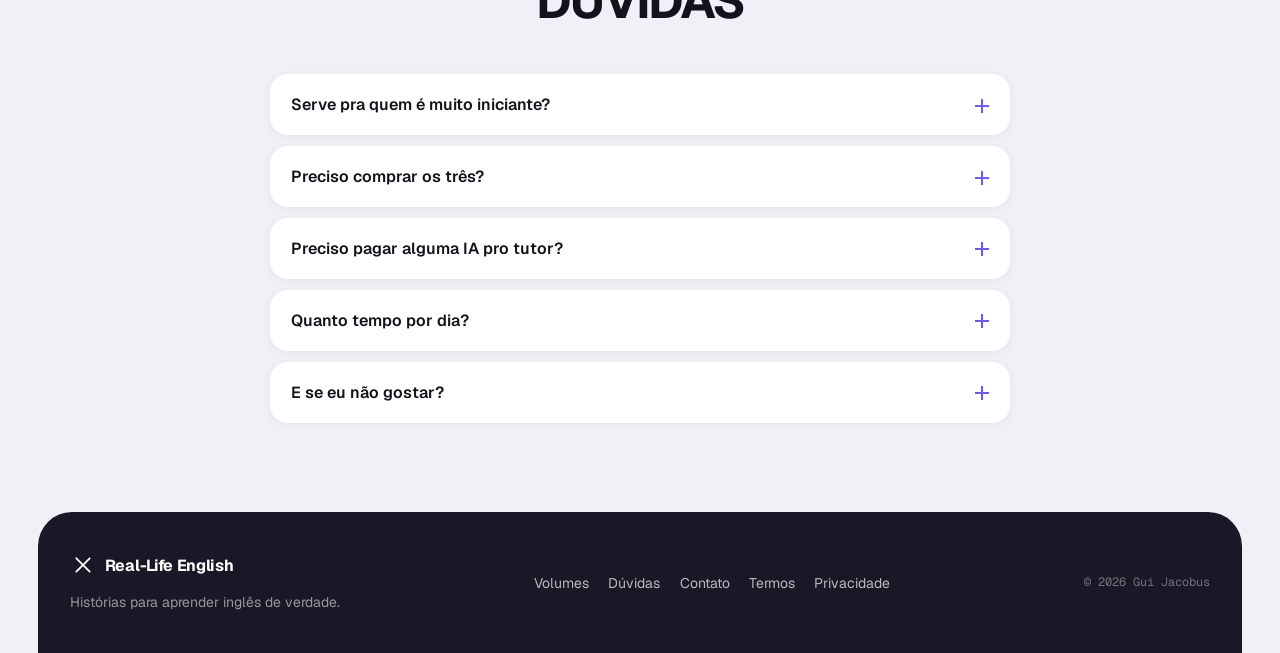
<file: variantes/claro/index.html>
<!doctype html>
<html lang="pt-BR">
<head>
<meta charset="utf-8">
<meta name="viewport" content="width=device-width, initial-scale=1">
<title>Real-Life English — Volume 1, 2 e 3</title>
<meta name="description" content="Aprenda o inglês que você usa de verdade: histórias de situações reais, tradução em um toque e um tutor de IA que corrige você.">
<link rel="stylesheet" href="../compartilhado/css/fonts.css">
<link rel="stylesheet" href="styles.css">
<link rel="stylesheet" href="../compartilhado/css/motion.css">
<link rel="stylesheet" href="../compartilhado/css/opening.css">
</head>
<body>

<div class="scroll-progress" aria-hidden="true"></div>

<!-- trilho lateral de ícones -->
<nav class="rail" aria-label="Atalhos">
  <a class="rail__item is-on" href="#inicio" aria-label="Início"><svg viewBox="0 0 20 20" fill="none" stroke="currentColor" stroke-width="1.6"><path d="M3 8.5 10 3l7 5.5V16a1 1 0 0 1-1 1h-3v-5H7v5H4a1 1 0 0 1-1-1z" stroke-linejoin="round"/></svg></a>
  <a class="rail__item" href="#volumes" aria-label="Volumes"><svg viewBox="0 0 20 20" fill="none" stroke="currentColor" stroke-width="1.6"><rect x="3" y="3" width="6" height="6" rx="1.5"/><rect x="11" y="3" width="6" height="6" rx="1.5"/><rect x="3" y="11" width="6" height="6" rx="1.5"/><rect x="11" y="11" width="6" height="6" rx="1.5"/></svg></a>
  <a class="rail__item" href="#historia" aria-label="Experimente"><svg viewBox="0 0 20 20" fill="none" stroke="currentColor" stroke-width="1.6"><path d="M3.5 4.5h5A2.5 2.5 0 0 1 11 7v9a2 2 0 0 0-2-2H3.5zM16.5 4.5h-5A2.5 2.5 0 0 0 9 7v9a2 2 0 0 1 2-2h5.5z" stroke-linejoin="round"/></svg></a>
  <a class="rail__item" href="#perfis" aria-label="Pra quem é"><svg viewBox="0 0 20 20" fill="none" stroke="currentColor" stroke-width="1.6"><circle cx="10" cy="7" r="3"/><path d="M4 17c0-3 2.7-5 6-5s6 2 6 5" stroke-linecap="round"/></svg></a>
  <a class="rail__item" href="#faq" aria-label="Dúvidas"><svg viewBox="0 0 20 20" fill="none" stroke="currentColor" stroke-width="1.6"><circle cx="10" cy="10" r="7"/><path d="M8 8a2 2 0 1 1 2.6 1.9c-.4.2-.6.5-.6.9v.4M10 14v.4" stroke-linecap="round"/></svg></a>
</nav>

<header class="topbar">
  <a class="marca" href="#inicio">
    <span class="marca__sinal" aria-hidden="true"><svg viewBox="0 0 24 24" fill="none" stroke="currentColor" stroke-width="2.2"><path d="M4 4l16 16M20 4L4 20" stroke-linecap="round"/></svg></span>
    <span class="marca__nome">Real-Life English</span>
  </a>
  <nav class="topbar__links" aria-label="Seções">
    <a href="#volumes">Volumes</a>
    <a href="#historia">Experimente</a>
    <a href="#perfis">Pra quem é</a>
    <a href="#faq">Dúvidas</a>
  </nav>
  <a class="btn btn--claro" href="#volumes" data-cta="nav">Comprar <span class="btn__seta" aria-hidden="true">↗</span></a>
</header>

<main>

<!-- ==========================================================
     ABERTURA — mesma sequência do livro, em fundo claro
     ========================================================== -->
<section class="opening" id="inicio">
  <div class="opening__sticky">
    <div class="wrap opening__grid">

      <div class="opening__copy">
        <p class="selo"><svg viewBox="0 0 20 20" fill="currentColor" aria-hidden="true"><path d="M11 2 4 11h5l-1 7 7-9h-5z"/></svg> Inglês de verdade</p>

        <h1 class="titulo">
          HISTÓRIAS QUE<br>
          <em>ENSINAM</em><br>
          INGLÊS
        </h1>

        <p class="subtitulo">Simples. Real. Sem decoreba.<br>O inglês que acontece no aeroporto, no café e na rua — uma história por dia.</p>

        <div class="acoes">
          <a class="btn btn--lima btn--g" href="#volumes" data-cta="hero">Ver os volumes <span class="btn__bolha" aria-hidden="true">→</span></a>
        </div>

        <ul class="checks">
          <li><i aria-hidden="true"></i> Tradução em um toque</li>
          <li><i aria-hidden="true"></i> Tutor de IA incluído</li>
          <li><i aria-hidden="true"></i> Do zero ao intermediário</li>
        </ul>
      </div>

      <div class="opening__stage stage">
        <div class="stage__light" aria-hidden="true"></div>
        <div class="disco" aria-hidden="true"></div>

        <div class="book" aria-hidden="true">
          <div class="book__body">
            <div class="book__spread">
              <div class="book__page">
                <p class="book__eyebrow">Volume 1 · A1–A2</p>
                <dl class="book__facts">
                  <div><dt>40</dt><dd>histórias</dd></div>
                  <div><dt>7</dt><dd>capítulos</dd></div>
                  <div><dt>7</dt><dd>dias de garantia</dd></div>
                  <div><dt>∞</dt><dd>acesso vitalício</dd></div>
                </dl>
                <p class="book__line">O inglês que acontece no aeroporto, no café, na loja e na rua — uma história por dia.</p>
                <a class="btn btn--lima book__cta" href="#volumes" data-cta="livro">Quero começar</a>
              </div>
            </div>
            <div class="book__cover">
              <div class="book__face book__front">
                <span class="book__brand">Real-Life<br>English</span>
                <svg class="book__mark" viewBox="0 0 120 120" fill="none" stroke="currentColor" stroke-width="1.4" aria-hidden="true">
                  <path d="M8 62 L112 18 L74 104 L58 70 Z" stroke-linejoin="round"/>
                  <path d="M8 62 L58 70 L112 18" stroke-linejoin="round"/>
                  <circle cx="60" cy="60" r="52" stroke-dasharray="3 7" opacity=".45"/>
                </svg>
                <span class="book__vol">Volume 1 · Iniciante</span>
              </div>
              <div class="book__face book__back"></div>
            </div>
            <div class="book__spine" aria-hidden="true"></div>
          </div>
        </div>

        <figure class="slot stage__book" data-ratio="4-5" data-slot="hero-book.webp">
          <img src="../compartilhado/img/hero-book.webp" alt="Capa do Real-Life English Volume 1">
        </figure>

        <div class="stage__floats">
          <div class="float float--before">
            <div class="float__tag">Antes</div>
            <p class="float__line">— What can I get you?</p>
            <div class="float__reply">…você trava</div>
          </div>
          <div class="float float--after">
            <div class="float__tag">Depois</div>
            <p class="float__line">— What can I get you?</p>
            <div class="float__reply"><span>— A large coffee, please. To go.</span></div>
          </div>
        </div>
        <div class="stage__seal" aria-hidden="true"><b>1</b><span>história<br>por dia</span></div>
      </div>

    </div>
  </div>
</section>

<!-- ========================= FAIXA ESCURA ========================= -->
<section class="faixa">
  <div class="wrap">
    <p class="faixa__titulo">Feito pra quem trava na hora de falar</p>
    <div class="faixa__grid">
      <article>
        <span class="faixa__icone" aria-hidden="true"><svg viewBox="0 0 24 24" fill="none" stroke="currentColor" stroke-width="1.5"><path d="M12 3 3 7.5v9L12 21l9-4.5v-9z" stroke-linejoin="round"/><path d="M3 7.5 12 12l9-4.5M12 12v9" stroke-linejoin="round"/></svg></span>
        <h3>Situações reais</h3>
        <p>Não é frase de livro didático. É o que uma pessoa diria de verdade naquele momento.</p>
      </article>
      <article>
        <span class="faixa__icone" aria-hidden="true"><svg viewBox="0 0 24 24" fill="none" stroke="currentColor" stroke-width="1.5"><path d="M9 4a2 2 0 0 1 4 0v7M13 9.5a1.8 1.8 0 0 1 3.6 0v1.5M16.6 10.5a1.8 1.8 0 0 1 3.6 0v4c0 3.3-2.7 6-6 6h-2c-2 0-3.6-1-4.7-2.8L5 13.5a1.8 1.8 0 0 1 2.8-2.2l1.2 1.4V4z" stroke-linejoin="round"/></svg></span>
        <h3>Tradução em um toque</h3>
        <p>Travou numa palavra? Toque nela. A tradução aparece ali, sem sair da leitura.</p>
      </article>
      <article>
        <span class="faixa__icone" aria-hidden="true"><svg viewBox="0 0 24 24" fill="none" stroke="currentColor" stroke-width="1.5"><circle cx="12" cy="12" r="8"/><path d="M12 8v4.2l2.8 1.8" stroke-linecap="round"/></svg></span>
        <h3>Tutor de IA</h3>
        <p>Você escreve, cola o prompt pronto no ChatGPT e recebe correção que explica o porquê.</p>
      </article>
      <article>
        <span class="faixa__icone" aria-hidden="true"><svg viewBox="0 0 24 24" fill="none" stroke="currentColor" stroke-width="1.5"><path d="M12 3l2.4 5 5.4.8-3.9 3.8.9 5.4-4.8-2.5-4.8 2.5.9-5.4L4.2 8.8 9.6 8z" stroke-linejoin="round"/></svg></span>
        <h3>No seu ritmo</h3>
        <p>Uma história leva de 5 a 10 minutos. Cabe no ônibus, na fila ou antes de dormir.</p>
      </article>
    </div>
  </div>
</section>

<!-- ========================= OS VOLUMES ========================= -->
<section class="secao" id="volumes">
  <div class="wrap">
    <header class="secao__topo">
      <div>
        <h2 class="h2">ESCOLHA<br>SEU CAMINHO</h2>
        <span class="risco" aria-hidden="true"></span>
      </div>
      <p class="secao__nota">Três volumes, do zero à conversa. Quanto mais você leva, menor fica o preço de cada um.</p>
    </header>

    <div class="volumes">
      <article class="vol">
        <figure class="vol__capa"><img src="../compartilhado/img/hero-book.webp" alt="Volume 1"></figure>
        <div class="vol__corpo">
          <p class="vol__nivel">A1–A2 · Iniciante</p>
          <h3 class="vol__nome">Volume 1</h3>
          <p class="vol__desc">Chegar, se hospedar, comer, se virar na rua. O inglês dos primeiros apuros.</p>
          <div class="vol__base"><span class="vol__preco">R$&nbsp;60</span><a class="vol__btn" href="#" data-cta="vol1" aria-label="Comprar o Volume 1">→</a></div>
        </div>
      </article>

      <article class="vol vol--destaque">
        <span class="vol__flag">Mais escolhido</span>
        <figure class="vol__capa vol__capa--dupla">
          <img src="../compartilhado/img/hero-book.webp" alt="Volumes 1 e 2">
          <img src="../compartilhado/img/hero-book.webp" alt="" aria-hidden="true">
        </figure>
        <div class="vol__corpo">
          <p class="vol__nivel">A1–B1 · Dois volumes</p>
          <h3 class="vol__nome">Volumes 1 + 2</h3>
          <p class="vol__desc">O básico e o passo seguinte: conversas mais longas e situações que saem do roteiro.</p>
          <div class="vol__base">
            <span class="vol__preco">R$&nbsp;90 <s>R$&nbsp;120</s></span>
            <a class="vol__btn" href="#" data-cta="vol2" aria-label="Comprar os Volumes 1 e 2">→</a>
          </div>
        </div>
      </article>

      <article class="vol">
        <figure class="vol__capa vol__capa--tripla">
          <img src="../compartilhado/img/hero-book.webp" alt="Volumes 1, 2 e 3">
          <img src="../compartilhado/img/hero-book.webp" alt="" aria-hidden="true">
          <img src="../compartilhado/img/hero-book.webp" alt="" aria-hidden="true">
        </figure>
        <div class="vol__corpo">
          <p class="vol__nivel">A1–B2 · Coleção</p>
          <h3 class="vol__nome">Volumes 1 + 2 + 3</h3>
          <p class="vol__desc">A coleção inteira, do primeiro "hello" até sustentar uma conversa sem travar.</p>
          <div class="vol__base">
            <span class="vol__preco">R$&nbsp;110 <s>R$&nbsp;180</s></span>
            <a class="vol__btn" href="#" data-cta="vol3" aria-label="Comprar os três volumes">→</a>
          </div>
        </div>
      </article>
    </div>

    <p class="garantia-linha"><b>7 dias de garantia</b> em qualquer opção. Não gostou, devolvemos — sem pergunta.</p>
  </div>
</section>

<!-- ========================= EXPERIMENTE ========================= -->
<section class="secao secao--claro" id="historia">
  <div class="wrap">
    <header class="secao__topo secao__topo--centro">
      <h2 class="h2">TOQUE EM<br>QUALQUER <em>PALAVRA</em></h2>
      <p class="secao__nota">Uma história de verdade do livro. Travou? Toque na palavra — a tradução aparece ali mesmo.</p>
    </header>

    <div class="story" id="story">
      <div class="story__tabs" role="tablist" aria-label="Escolha uma história">
        <button class="story__tab" id="tab-airport" role="tab" aria-selected="true" aria-controls="panel-airport" type="button">01 · No aeroporto</button>
        <button class="story__tab" id="tab-cafe" role="tab" aria-selected="false" aria-controls="panel-cafe" type="button">03 · No café</button>
      </div>

      <div class="story__panel" id="panel-airport" role="tabpanel" aria-labelledby="tab-airport">
        <div class="story__head">
          <h3 class="story__title">First time flying alone</h3>
          <span class="story__code">Cap. 01 · História 02 · A1</span>
        </div>
        <p class="story__text" data-glossable>The line at the <span data-ph>boarding gate</span> is long. I check my <span data-ph>boarding pass</span> again — seat 14A, window. A woman behind me asks, “Is this the flight to Lisbon?”</p>
        <p class="story__text" data-glossable>I smile and say, “Yes, it is.” My heart beats fast. This is my first trip alone.</p>
        <div class="story__foot">
          <span class="story__hint">Toque em qualquer palavra</span>
          <span class="story__counter" data-counter>Nenhuma palavra traduzida ainda</span>
        </div>
      </div>

      <div class="story__panel" id="panel-cafe" role="tabpanel" aria-labelledby="tab-cafe" hidden>
        <div class="story__head">
          <h3 class="story__title">They spelled my name wrong</h3>
          <span class="story__code">Cap. 03 · História 01 · A1</span>
        </div>
        <p class="story__text" data-glossable>“What can I get you?” the barista asks. “A large coffee, please. <span data-ph>To go</span>.”</p>
        <p class="story__text" data-glossable>She writes my name on the cup and spells it wrong. I don’t mind. I say “<span data-ph>thank you</span>” and take my coffee outside.</p>
        <div class="story__foot">
          <span class="story__hint">Toque em qualquer palavra</span>
          <span class="story__counter" data-counter>Nenhuma palavra traduzida ainda</span>
        </div>
      </div>
    </div>
  </div>
</section>

<!-- ========================= NÚMEROS ========================= -->
<div class="numeros">
  <div class="wrap numeros__grid">
    <div><b>120</b><span>histórias na coleção</span></div>
    <div><b>21</b><span>capítulos</span></div>
    <div><b>A1–B2</b><span>do zero ao intermediário</span></div>
    <div><b>7</b><span>dias de garantia</span></div>
  </div>
</div>

<!-- ========================= PRA QUEM É ========================= -->
<section class="secao" id="perfis">
  <div class="wrap">
    <header class="secao__topo">
      <div><h2 class="h2">PRA QUEM<br>É ISSO</h2><span class="risco" aria-hidden="true"></span></div>
      <p class="secao__nota">Iniciante de qualquer idade. Mas cada um chega aqui por um motivo diferente.</p>
    </header>

    <div class="perfis">
      <article class="perfil">
        <figure class="perfil__foto"><img src="../compartilhado/img/retrato-01.webp" alt=""></figure>
        <h3>Vai viajar pela primeira vez</h3>
        <p class="perfil__quem">Marina, 27 · analista</p>
        <p>Tem passagem comprada e não quer depender do tradutor do celular pra pedir comida.</p>
      </article>
      <article class="perfil">
        <figure class="perfil__foto"><img src="../compartilhado/img/retrato-02.webp" alt=""></figure>
        <h3>Cansou de app que abandona</h3>
        <p class="perfil__quem">Rafael, 34 · programador</p>
        <p>Lê inglês técnico o dia todo, mas não fala. Já baixou três apps e largou os três.</p>
      </article>
      <article class="perfil">
        <figure class="perfil__foto"><img src="../compartilhado/img/retrato-03.webp" alt=""></figure>
        <h3>Quer aprender sem pressão</h3>
        <p class="perfil__quem">Célia, 58 · aposentada</p>
        <p>Sempre quis aprender. Acha os apps rápidos demais e tem vergonha de errar na frente dos outros.</p>
      </article>
    </div>
  </div>
</section>

<!-- ========================= PROVA + CTA ========================= -->
<section class="prova">
  <div class="wrap prova__grid">
    <figure class="prova__foto"><img src="../compartilhado/img/autor.jpg" alt="Gui Jacobus"></figure>
    <div class="prova__fala">
      <span class="prova__aspas" aria-hidden="true">“</span>
      <p>Eu criei o material de inglês que eu queria ter tido quando comecei. Um que não me tratasse como aluno de prova, mas como alguém que vai usar o idioma na vida real.</p>
      <p class="prova__autor">— Gui Jacobus<br><span>autor da coleção</span></p>
    </div>
    <aside class="prova__cta">
      <h3>PRONTO PRA<br>COMEÇAR?</h3>
      <p>Três volumes, do zero à conversa. Comece por onde fizer sentido pra você.</p>
      <a class="btn btn--lima btn--g btn--bloco" href="#volumes" data-cta="final">Escolher meu volume <span class="btn__bolha" aria-hidden="true">→</span></a>
    </aside>
  </div>
</section>

<!-- ========================= FAQ ========================= -->
<section class="secao" id="faq">
  <div class="wrap wrap--estreito">
    <header class="secao__topo secao__topo--centro">
      <h2 class="h2">DÚVIDAS</h2>
    </header>
    <div class="faq">
      <details class="faq__item"><summary>Serve pra quem é muito iniciante?<span class="faq__icon" aria-hidden="true"></span></summary><p class="faq__answer">Serve. O Volume 1 é A1–A2, o começo do começo. Frases curtas, vocabulário do dia a dia, e qualquer palavra a um toque da tradução.</p></details>
      <details class="faq__item"><summary>Preciso comprar os três?<span class="faq__icon" aria-hidden="true"></span></summary><p class="faq__answer">Não. Comece pelo Volume 1 se quiser experimentar. Os pacotes existem porque sai mais barato levar junto, mas você pode comprar um de cada vez.</p></details>
      <details class="faq__item"><summary>Preciso pagar alguma IA pro tutor?<span class="faq__icon" aria-hidden="true"></span></summary><p class="faq__answer">Não. Os prompts funcionam nas versões gratuitas do ChatGPT, do Claude e do Gemini.</p></details>
      <details class="faq__item"><summary>Quanto tempo por dia?<span class="faq__icon" aria-hidden="true"></span></summary><p class="faq__answer">Uma história leva de 5 a 10 minutos. Com exercício e correção, uns 20.</p></details>
      <details class="faq__item"><summary>E se eu não gostar?<span class="faq__icon" aria-hidden="true"></span></summary><p class="faq__answer">Você tem 7 dias pra pedir reembolso integral, direto na plataforma, sem justificar nada.</p></details>
    </div>
  </div>
</section>

</main>

<footer class="rodape">
  <div class="wrap rodape__grid">
    <div>
      <a class="marca" href="#inicio">
        <span class="marca__sinal" aria-hidden="true"><svg viewBox="0 0 24 24" fill="none" stroke="currentColor" stroke-width="2.2"><path d="M4 4l16 16M20 4L4 20" stroke-linecap="round"/></svg></span>
        <span class="marca__nome">Real-Life English</span>
      </a>
      <p class="rodape__linha">Histórias para aprender inglês de verdade.</p>
    </div>
    <nav class="rodape__links" aria-label="Rodapé">
      <a href="#volumes">Volumes</a>
      <a href="#faq">Dúvidas</a>
      <a href="mailto:contato@seudominio.com.br">Contato</a>
      <a href="../../landing/termos.html">Termos</a>
      <a href="../../landing/privacidade.html">Privacidade</a>
    </nav>
    <p class="rodape__copy">© <span data-year>2026</span> Gui Jacobus</p>
  </div>
</footer>

<div class="sticky-buy" id="stickyBuy">
  <div><div class="sticky-buy__label">A partir de</div><div class="sticky-buy__price" data-price-mirror>R$&nbsp;60</div></div>
  <a class="btn btn--lima" href="#volumes" data-cta="sticky">Ver volumes</a>
</div>

<script src="../compartilhado/js/main.js"></script>
<script src="../compartilhado/js/motion.js"></script>
</body>
</html>
</file>
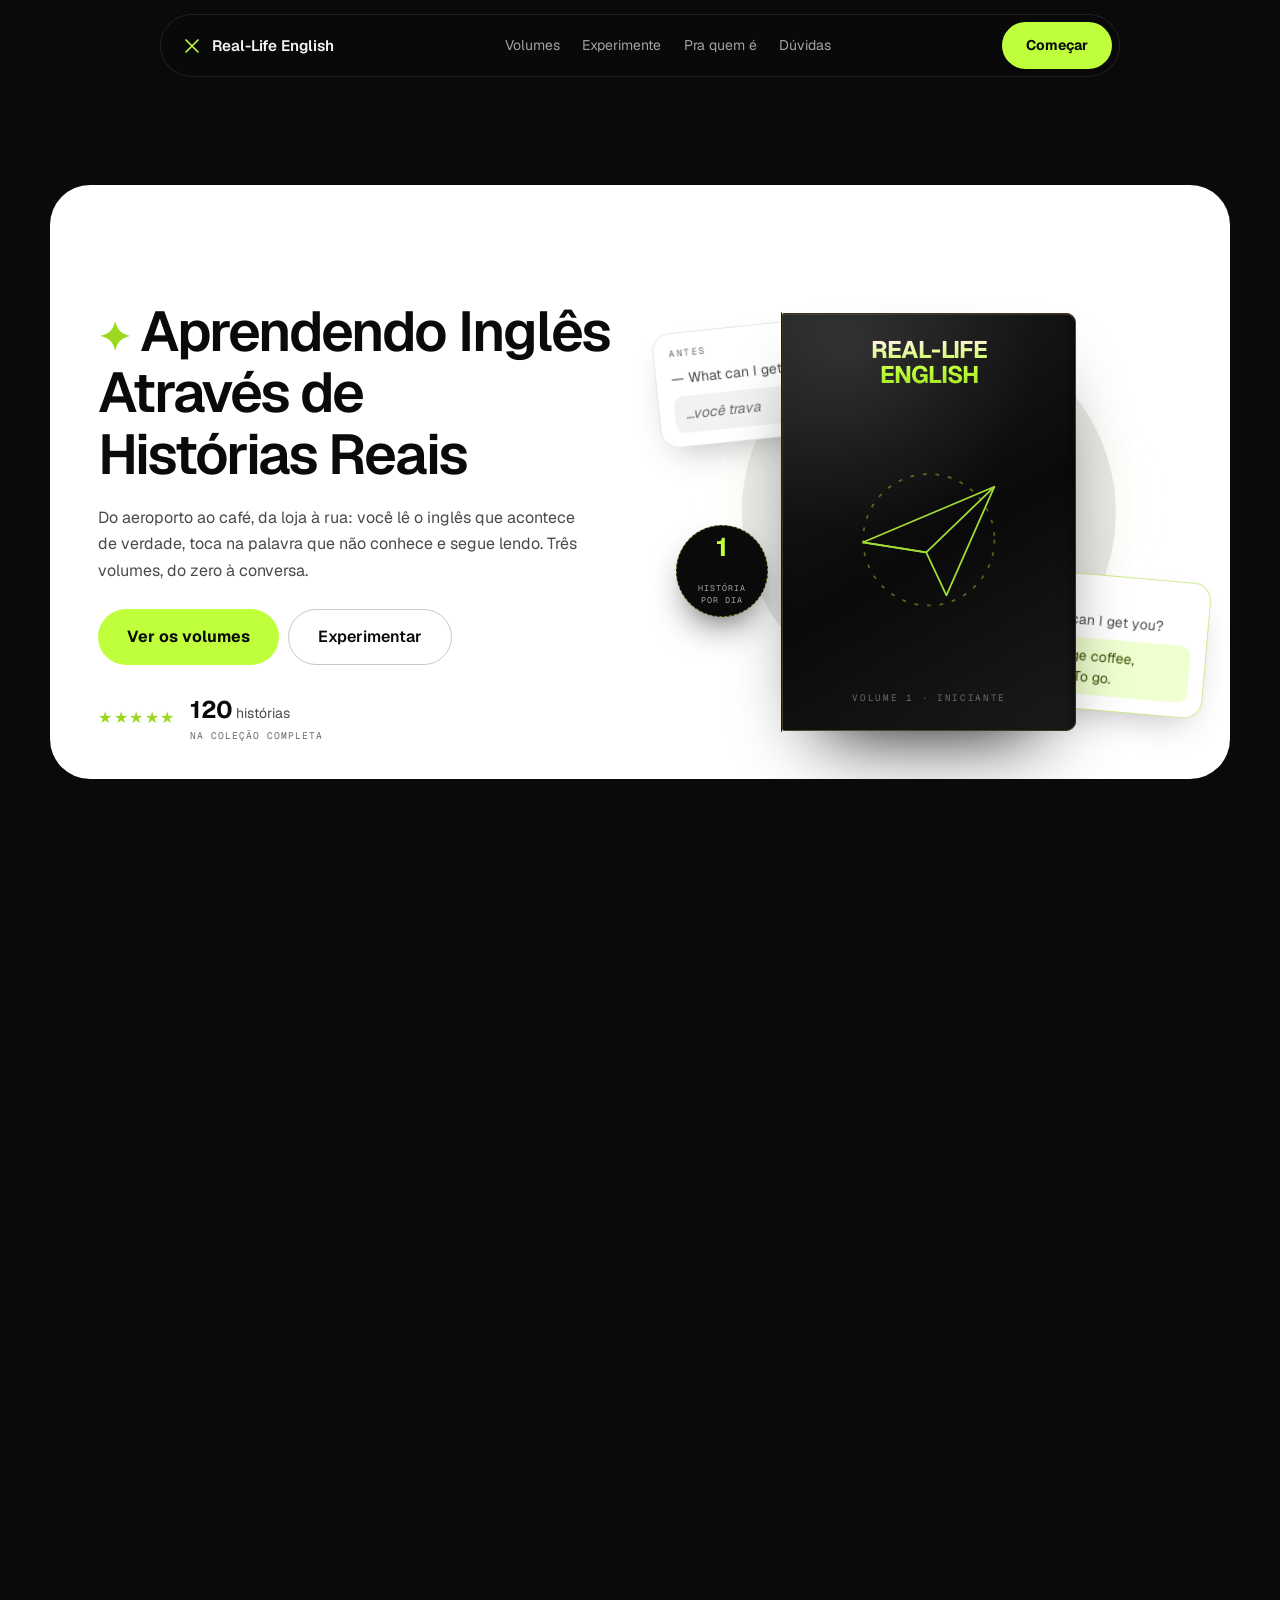
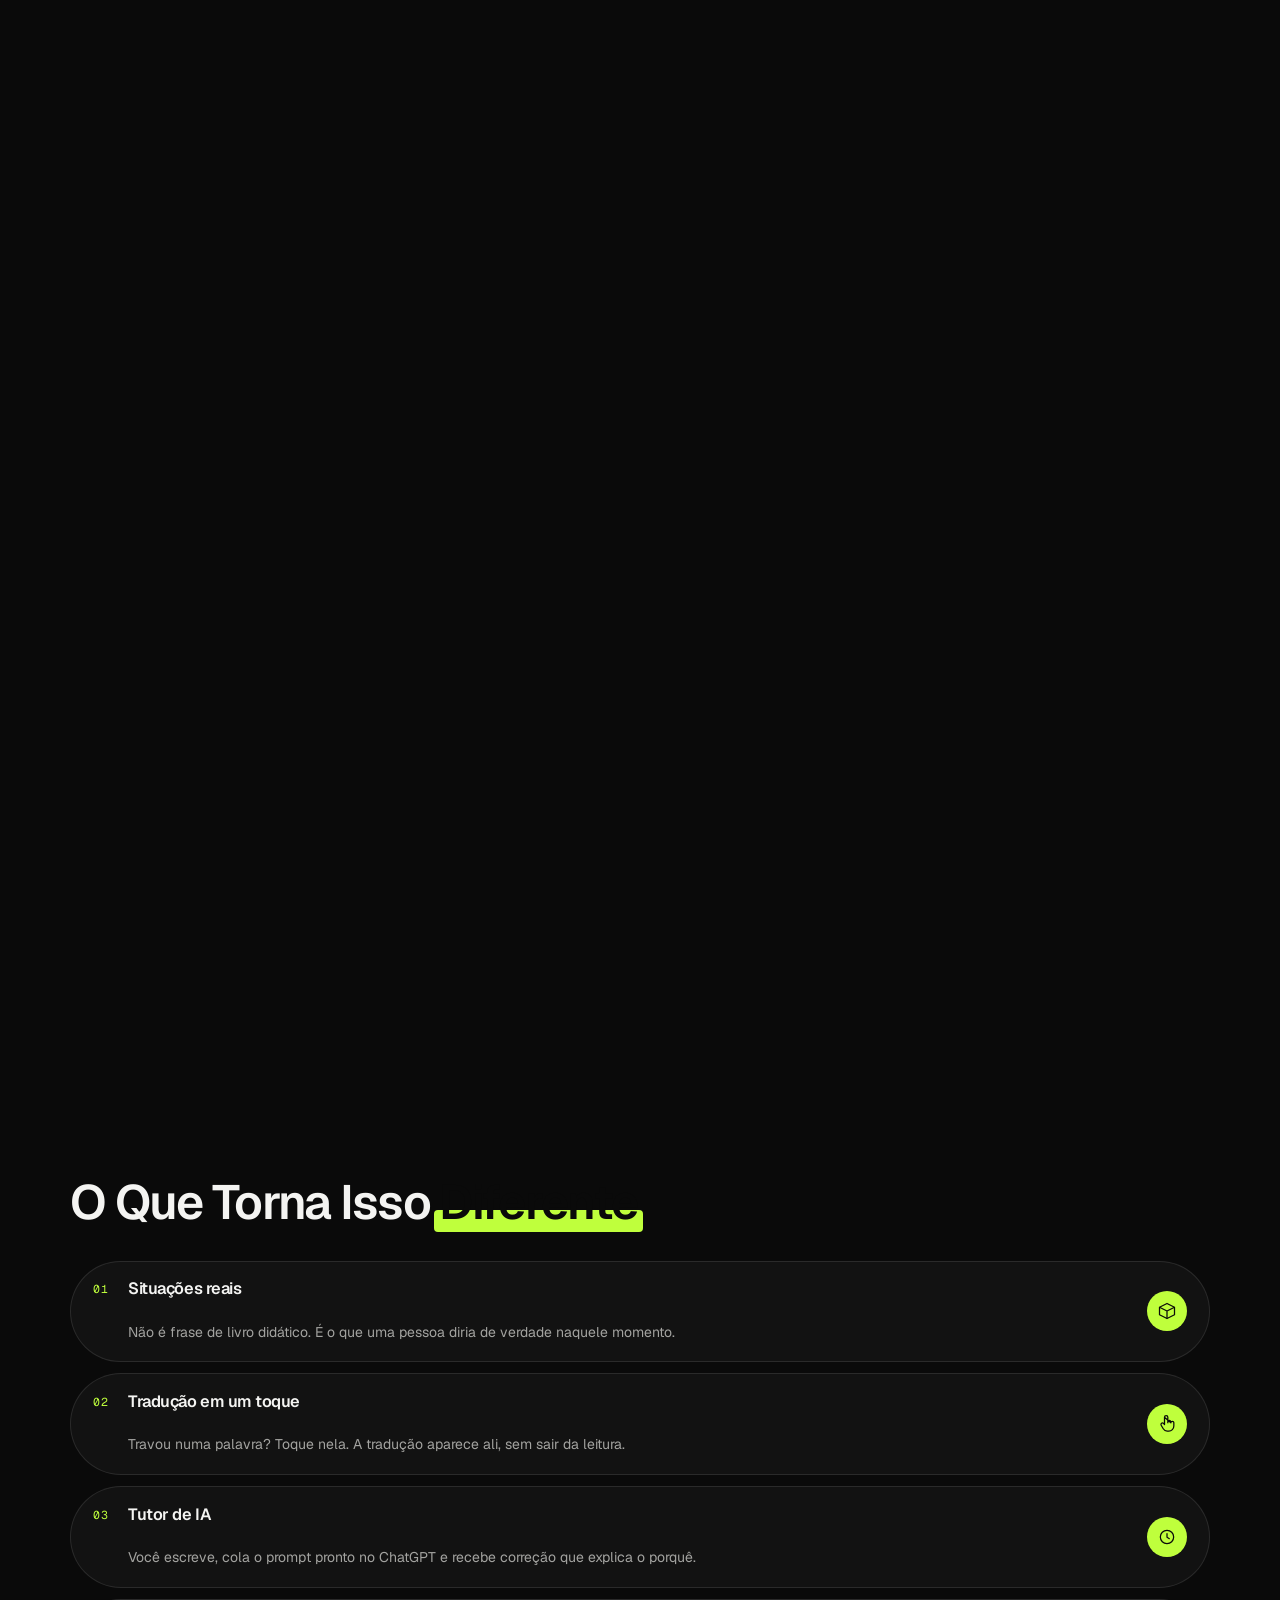
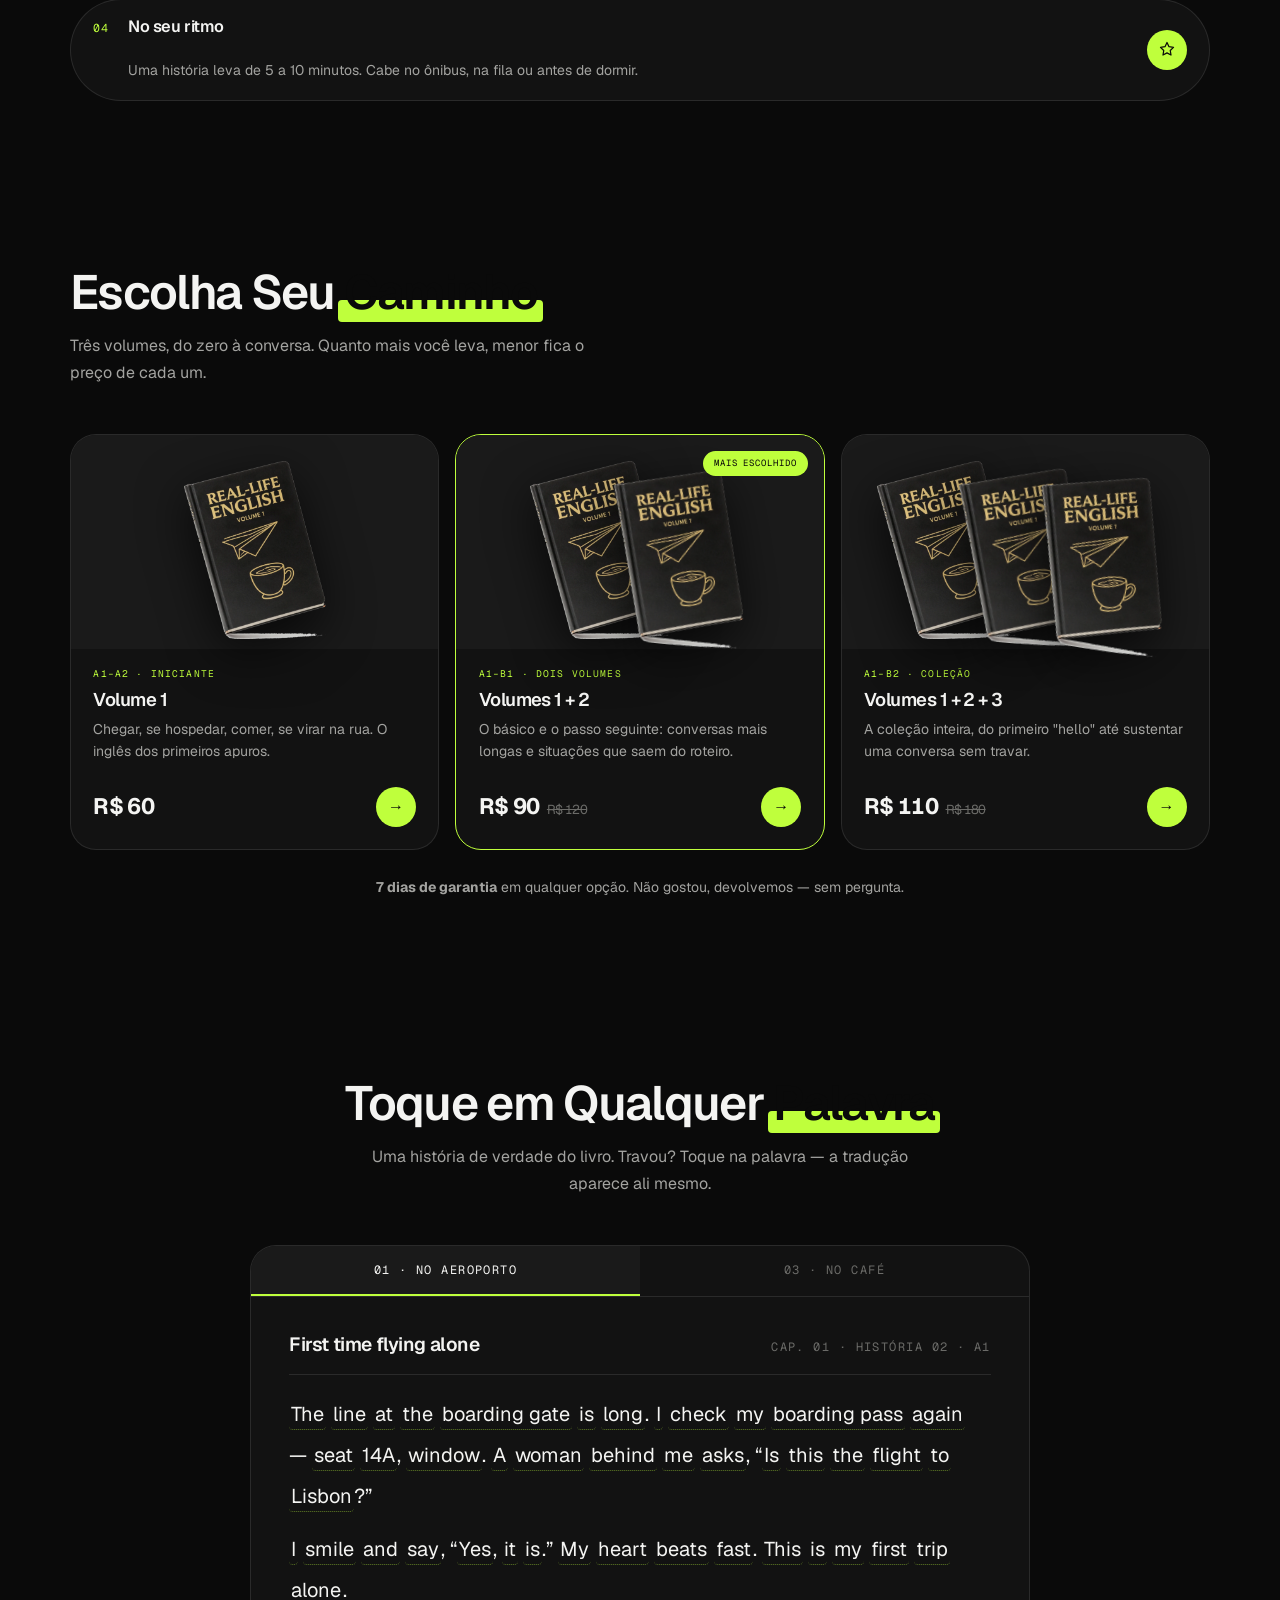
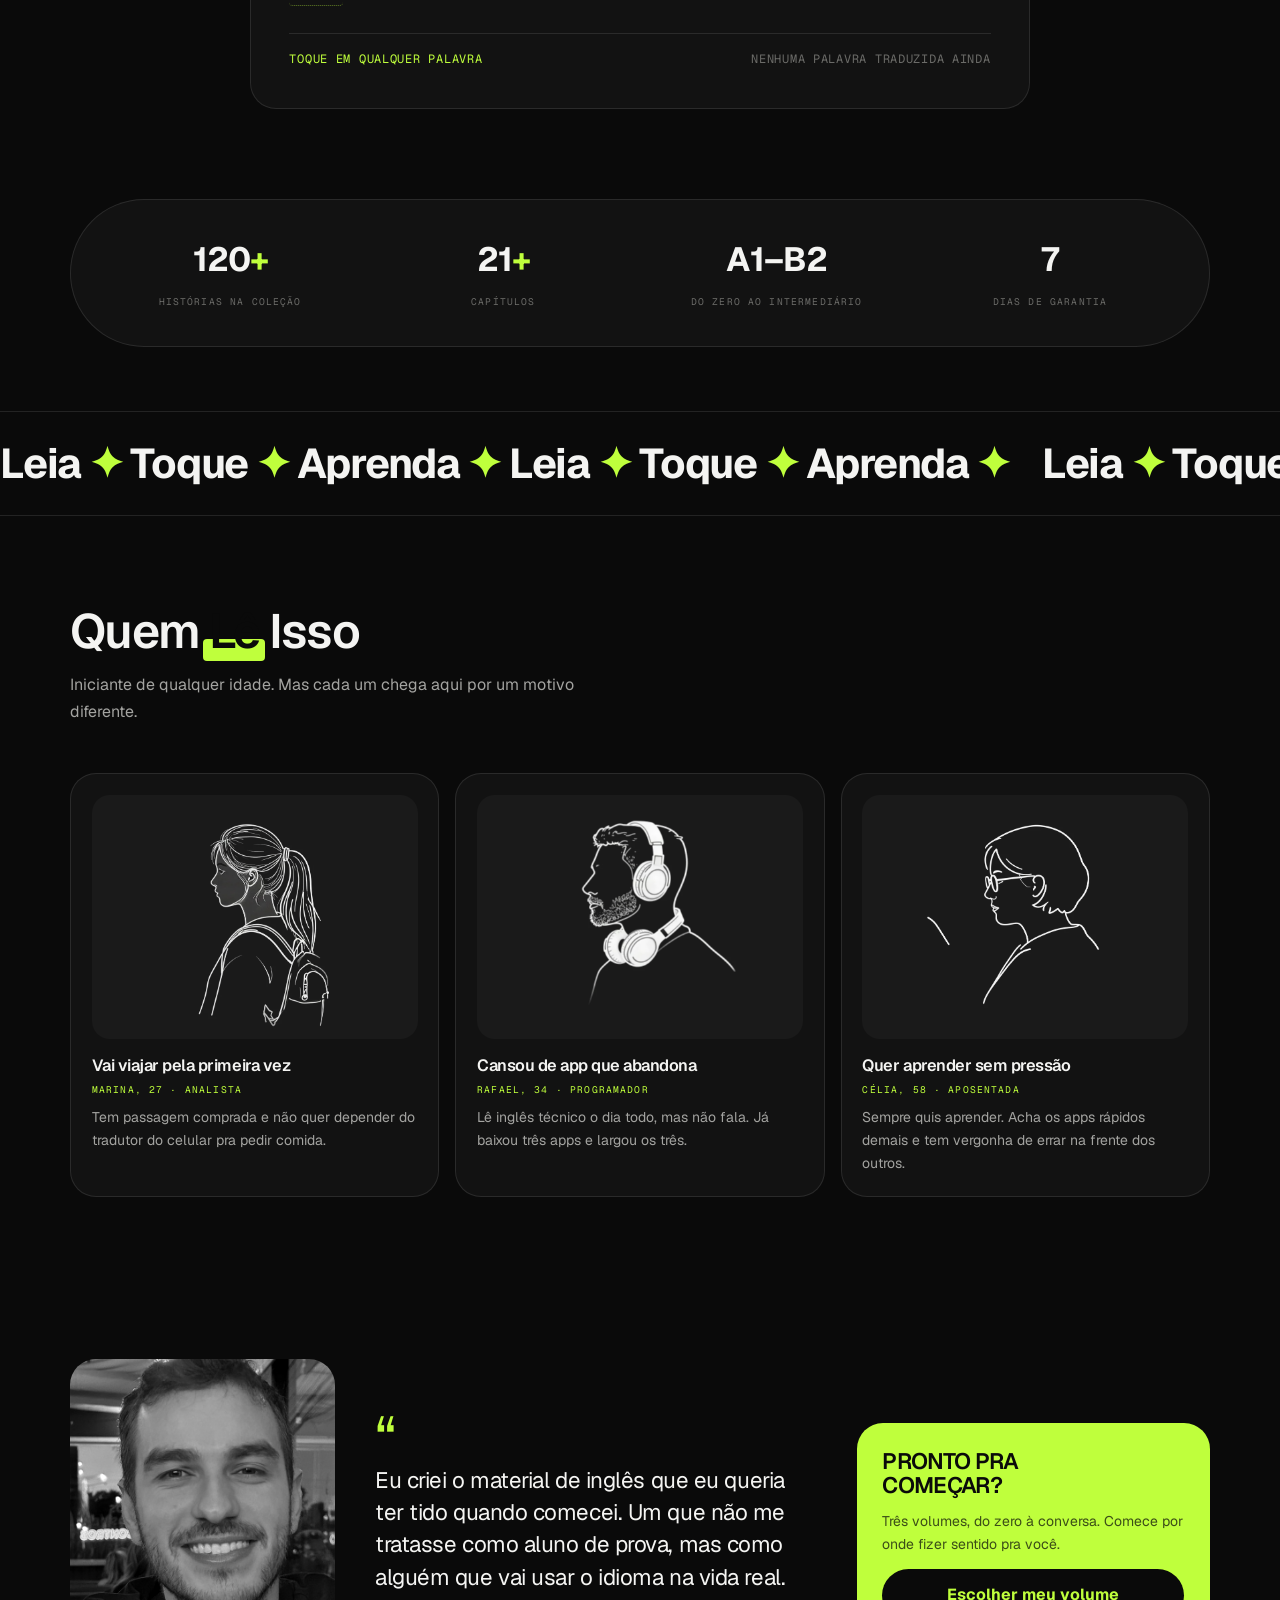
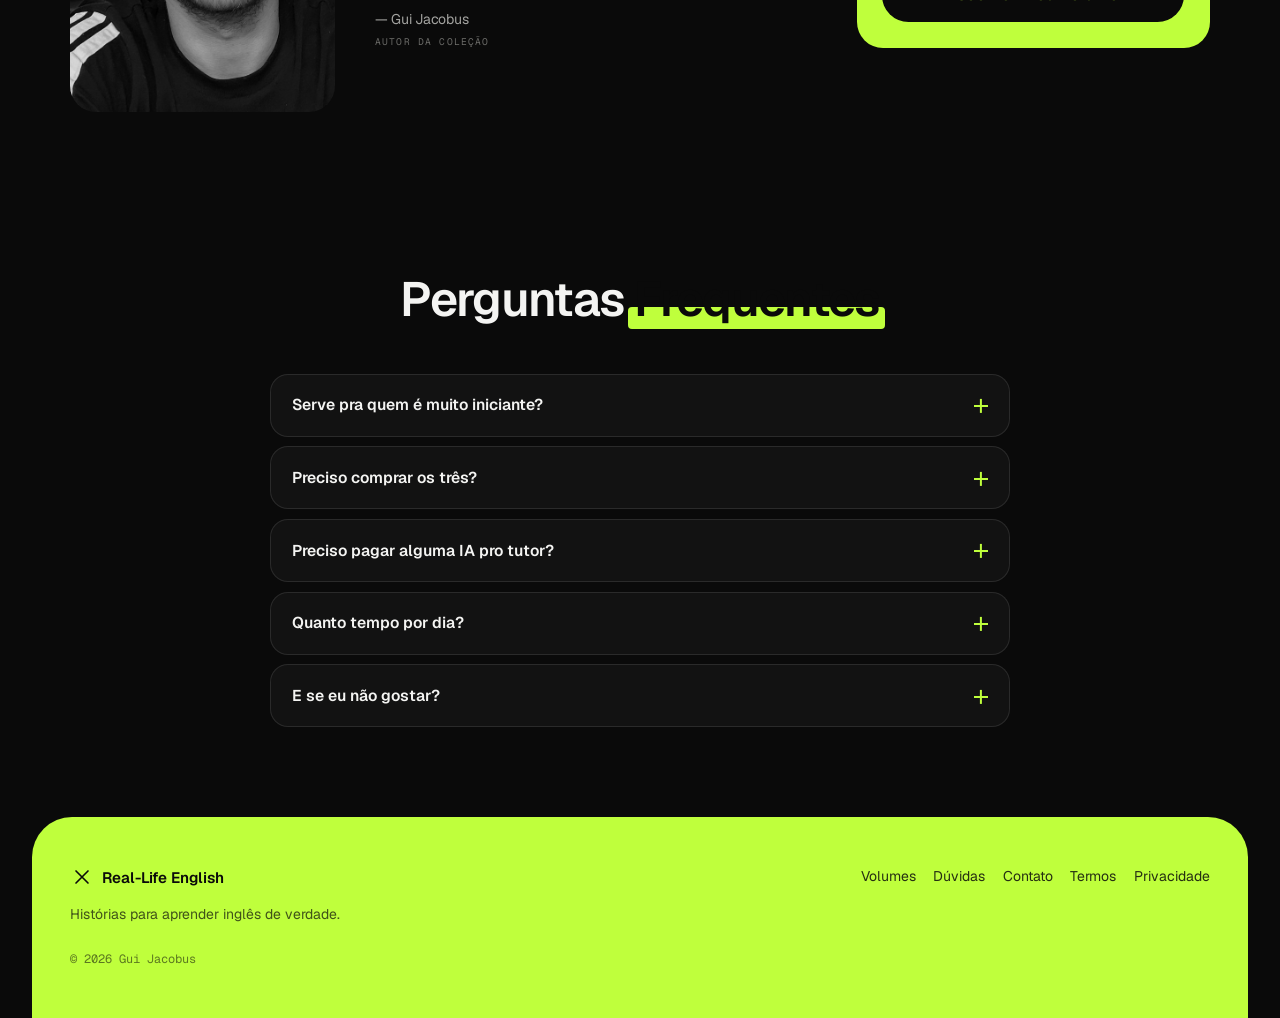
<file: variantes/neon/index.html>
<!doctype html>
<html lang="pt-BR">
<head>
<meta charset="utf-8">
<meta name="viewport" content="width=device-width, initial-scale=1">
<title>Real-Life English — Volume 1, 2 e 3</title>
<meta name="description" content="Aprenda o inglês que você usa de verdade: histórias de situações reais, tradução em um toque e um tutor de IA que corrige você.">
<link rel="stylesheet" href="../compartilhado/css/fonts.css">
<link rel="stylesheet" href="styles.css">
<link rel="stylesheet" href="../compartilhado/css/motion.css">
<link rel="stylesheet" href="../compartilhado/css/opening.css">
</head>
<body>

<div class="scroll-progress" aria-hidden="true"></div>

<header class="topbar">
  <a class="marca" href="#inicio">
    <span class="marca__sinal" aria-hidden="true"><svg viewBox="0 0 24 24" fill="none" stroke="currentColor" stroke-width="2.2"><path d="M4 4l16 16M20 4L4 20" stroke-linecap="round"/></svg></span>
    <span class="marca__nome">Real-Life English</span>
  </a>
  <nav class="topbar__links" aria-label="Seções">
    <a href="#volumes">Volumes</a>
    <a href="#historia">Experimente</a>
    <a href="#perfis">Pra quem é</a>
    <a href="#faq">Dúvidas</a>
  </nav>
  <a class="btn btn--neon" href="#volumes" data-cta="nav">Começar</a>
</header>

<main>

<!-- ==========================================================
     ABERTURA — mesma sequência do livro, em fundo claro
     ========================================================== -->
<section class="opening" id="inicio">
  <div class="opening__sticky">
    <div class="wrap opening__grid">

      <div class="opening__copy">
        <h1 class="titulo"><span class="faisca" aria-hidden="true">✦</span> Aprendendo Inglês<br>Através de <em>Histórias Reais</em></h1>

        <p class="subtitulo">Do aeroporto ao café, da loja à rua: você lê o inglês que acontece de verdade, toca na palavra que não conhece e segue lendo. Três volumes, do zero à conversa.</p>

        <div class="acoes">
          <a class="btn btn--neon btn--g" href="#volumes" data-cta="hero">Ver os volumes</a>
          <a class="btn btn--linha btn--g" href="#historia">Experimentar</a>
        </div>

        <div class="nota-anos">
          <div class="estrelas" aria-hidden="true">★★★★★</div>
          <p><b>120</b> histórias<br><span>na coleção completa</span></p>
        </div>
      </div>

      <div class="opening__stage stage">
        <div class="stage__light" aria-hidden="true"></div>
        <div class="halo" aria-hidden="true"></div>

        <div class="book" aria-hidden="true">
          <div class="book__body">
            <div class="book__spread">
              <div class="book__page">
                <p class="book__eyebrow">Volume 1 · A1–A2</p>
                <dl class="book__facts">
                  <div><dt>40</dt><dd>histórias</dd></div>
                  <div><dt>7</dt><dd>capítulos</dd></div>
                  <div><dt>7</dt><dd>dias de garantia</dd></div>
                  <div><dt>∞</dt><dd>acesso vitalício</dd></div>
                </dl>
                <p class="book__line">O inglês que acontece no aeroporto, no café, na loja e na rua — uma história por dia.</p>
                <a class="btn btn--neon book__cta" href="#volumes" data-cta="livro">Quero começar</a>
              </div>
            </div>
            <div class="book__cover">
              <div class="book__face book__front">
                <span class="book__brand">Real-Life<br>English</span>
                <svg class="book__mark" viewBox="0 0 120 120" fill="none" stroke="currentColor" stroke-width="1.4" aria-hidden="true">
                  <path d="M8 62 L112 18 L74 104 L58 70 Z" stroke-linejoin="round"/>
                  <path d="M8 62 L58 70 L112 18" stroke-linejoin="round"/>
                  <circle cx="60" cy="60" r="52" stroke-dasharray="3 7" opacity=".45"/>
                </svg>
                <span class="book__vol">Volume 1 · Iniciante</span>
              </div>
              <div class="book__face book__back"></div>
            </div>
            <div class="book__spine" aria-hidden="true"></div>
          </div>
        </div>

        <figure class="slot stage__book" data-ratio="4-5" data-slot="hero-book.webp">
          <img src="../compartilhado/img/hero-book.webp" alt="Capa do Real-Life English Volume 1">
        </figure>

        <div class="stage__floats">
          <div class="float float--before">
            <div class="float__tag">Antes</div>
            <p class="float__line">— What can I get you?</p>
            <div class="float__reply">…você trava</div>
          </div>
          <div class="float float--after">
            <div class="float__tag">Depois</div>
            <p class="float__line">— What can I get you?</p>
            <div class="float__reply"><span>— A large coffee, please. To go.</span></div>
          </div>
        </div>
        <div class="stage__seal" aria-hidden="true"><b>1</b><span>história<br>por dia</span></div>
      </div>

    </div>
  </div>
</section>

<!-- ========================= FAIXA ESCURA ========================= -->
<section class="faixa">
  <div class="wrap">
    <h2 class="h2 faixa__h2">O Que Torna Isso <span class="marca-texto">Diferente</span></h2>
    <div class="lista-num">
      <article>
        <span class="faixa__icone" aria-hidden="true"><svg viewBox="0 0 24 24" fill="none" stroke="currentColor" stroke-width="1.5"><path d="M12 3 3 7.5v9L12 21l9-4.5v-9z" stroke-linejoin="round"/><path d="M3 7.5 12 12l9-4.5M12 12v9" stroke-linejoin="round"/></svg></span>
        <span class="num">01</span><h3>Situações reais</h3>
        <p>Não é frase de livro didático. É o que uma pessoa diria de verdade naquele momento.</p>
      </article>
      <article>
        <span class="faixa__icone" aria-hidden="true"><svg viewBox="0 0 24 24" fill="none" stroke="currentColor" stroke-width="1.5"><path d="M9 4a2 2 0 0 1 4 0v7M13 9.5a1.8 1.8 0 0 1 3.6 0v1.5M16.6 10.5a1.8 1.8 0 0 1 3.6 0v4c0 3.3-2.7 6-6 6h-2c-2 0-3.6-1-4.7-2.8L5 13.5a1.8 1.8 0 0 1 2.8-2.2l1.2 1.4V4z" stroke-linejoin="round"/></svg></span>
        <span class="num">02</span><h3>Tradução em um toque</h3>
        <p>Travou numa palavra? Toque nela. A tradução aparece ali, sem sair da leitura.</p>
      </article>
      <article>
        <span class="faixa__icone" aria-hidden="true"><svg viewBox="0 0 24 24" fill="none" stroke="currentColor" stroke-width="1.5"><circle cx="12" cy="12" r="8"/><path d="M12 8v4.2l2.8 1.8" stroke-linecap="round"/></svg></span>
        <span class="num">03</span><h3>Tutor de IA</h3>
        <p>Você escreve, cola o prompt pronto no ChatGPT e recebe correção que explica o porquê.</p>
      </article>
      <article>
        <span class="faixa__icone" aria-hidden="true"><svg viewBox="0 0 24 24" fill="none" stroke="currentColor" stroke-width="1.5"><path d="M12 3l2.4 5 5.4.8-3.9 3.8.9 5.4-4.8-2.5-4.8 2.5.9-5.4L4.2 8.8 9.6 8z" stroke-linejoin="round"/></svg></span>
        <span class="num">04</span><h3>No seu ritmo</h3>
        <p>Uma história leva de 5 a 10 minutos. Cabe no ônibus, na fila ou antes de dormir.</p>
      </article>
    </div>
  </div>
</section>

<!-- ========================= OS VOLUMES ========================= -->
<section class="secao" id="volumes">
  <div class="wrap">
    <header class="secao__topo">
      <div>
        <h2 class="h2">Escolha Seu <span class="marca-texto">Caminho</span></h2>
      </div>
      <p class="secao__nota">Três volumes, do zero à conversa. Quanto mais você leva, menor fica o preço de cada um.</p>
    </header>

    <div class="volumes">
      <article class="vol">
        <figure class="vol__capa"><img src="../compartilhado/img/hero-book.webp" alt="Volume 1"></figure>
        <div class="vol__corpo">
          <p class="vol__nivel">A1–A2 · Iniciante</p>
          <h3 class="vol__nome">Volume 1</h3>
          <p class="vol__desc">Chegar, se hospedar, comer, se virar na rua. O inglês dos primeiros apuros.</p>
          <div class="vol__base"><span class="vol__preco">R$&nbsp;60</span><a class="vol__btn" href="#" data-cta="vol1" aria-label="Comprar o Volume 1">→</a></div>
        </div>
      </article>

      <article class="vol vol--destaque">
        <span class="vol__flag">Mais escolhido</span>
        <figure class="vol__capa vol__capa--dupla">
          <img src="../compartilhado/img/hero-book.webp" alt="Volumes 1 e 2">
          <img src="../compartilhado/img/hero-book.webp" alt="" aria-hidden="true">
        </figure>
        <div class="vol__corpo">
          <p class="vol__nivel">A1–B1 · Dois volumes</p>
          <h3 class="vol__nome">Volumes 1 + 2</h3>
          <p class="vol__desc">O básico e o passo seguinte: conversas mais longas e situações que saem do roteiro.</p>
          <div class="vol__base">
            <span class="vol__preco">R$&nbsp;90 <s>R$&nbsp;120</s></span>
            <a class="vol__btn" href="#" data-cta="vol2" aria-label="Comprar os Volumes 1 e 2">→</a>
          </div>
        </div>
      </article>

      <article class="vol">
        <figure class="vol__capa vol__capa--tripla">
          <img src="../compartilhado/img/hero-book.webp" alt="Volumes 1, 2 e 3">
          <img src="../compartilhado/img/hero-book.webp" alt="" aria-hidden="true">
          <img src="../compartilhado/img/hero-book.webp" alt="" aria-hidden="true">
        </figure>
        <div class="vol__corpo">
          <p class="vol__nivel">A1–B2 · Coleção</p>
          <h3 class="vol__nome">Volumes 1 + 2 + 3</h3>
          <p class="vol__desc">A coleção inteira, do primeiro "hello" até sustentar uma conversa sem travar.</p>
          <div class="vol__base">
            <span class="vol__preco">R$&nbsp;110 <s>R$&nbsp;180</s></span>
            <a class="vol__btn" href="#" data-cta="vol3" aria-label="Comprar os três volumes">→</a>
          </div>
        </div>
      </article>
    </div>

    <p class="garantia-linha"><b>7 dias de garantia</b> em qualquer opção. Não gostou, devolvemos — sem pergunta.</p>
  </div>
</section>

<!-- ========================= EXPERIMENTE ========================= -->
<section class="secao secao--claro" id="historia">
  <div class="wrap">
    <header class="secao__topo secao__topo--centro">
      <h2 class="h2">Toque em Qualquer <span class="marca-texto">Palavra</span></h2>
      <p class="secao__nota">Uma história de verdade do livro. Travou? Toque na palavra — a tradução aparece ali mesmo.</p>
    </header>

    <div class="story" id="story">
      <div class="story__tabs" role="tablist" aria-label="Escolha uma história">
        <button class="story__tab" id="tab-airport" role="tab" aria-selected="true" aria-controls="panel-airport" type="button">01 · No aeroporto</button>
        <button class="story__tab" id="tab-cafe" role="tab" aria-selected="false" aria-controls="panel-cafe" type="button">03 · No café</button>
      </div>

      <div class="story__panel" id="panel-airport" role="tabpanel" aria-labelledby="tab-airport">
        <div class="story__head">
          <h3 class="story__title">First time flying alone</h3>
          <span class="story__code">Cap. 01 · História 02 · A1</span>
        </div>
        <p class="story__text" data-glossable>The line at the <span data-ph>boarding gate</span> is long. I check my <span data-ph>boarding pass</span> again — seat 14A, window. A woman behind me asks, “Is this the flight to Lisbon?”</p>
        <p class="story__text" data-glossable>I smile and say, “Yes, it is.” My heart beats fast. This is my first trip alone.</p>
        <div class="story__foot">
          <span class="story__hint">Toque em qualquer palavra</span>
          <span class="story__counter" data-counter>Nenhuma palavra traduzida ainda</span>
        </div>
      </div>

      <div class="story__panel" id="panel-cafe" role="tabpanel" aria-labelledby="tab-cafe" hidden>
        <div class="story__head">
          <h3 class="story__title">They spelled my name wrong</h3>
          <span class="story__code">Cap. 03 · História 01 · A1</span>
        </div>
        <p class="story__text" data-glossable>“What can I get you?” the barista asks. “A large coffee, please. <span data-ph>To go</span>.”</p>
        <p class="story__text" data-glossable>She writes my name on the cup and spells it wrong. I don’t mind. I say “<span data-ph>thank you</span>” and take my coffee outside.</p>
        <div class="story__foot">
          <span class="story__hint">Toque em qualquer palavra</span>
          <span class="story__counter" data-counter>Nenhuma palavra traduzida ainda</span>
        </div>
      </div>
    </div>
  </div>
</section>

<!-- ========================= NÚMEROS ========================= -->
<div class="numeros">
  <div class="wrap"><div class="numeros__grid">
    <div><b>120</b><span>histórias na coleção</span></div>
    <div><b>21</b><span>capítulos</span></div>
    <div><b>A1–B2</b><span>do zero ao intermediário</span></div>
    <div><b>7</b><span>dias de garantia</span></div>
  </div></div>
</div>

<div class="marquee" aria-hidden="true">
  <div class="marquee__fita">
    <span>Leia <i>✦</i> Toque <i>✦</i> Aprenda <i>✦</i> Leia <i>✦</i> Toque <i>✦</i> Aprenda <i>✦</i></span>
    <span>Leia <i>✦</i> Toque <i>✦</i> Aprenda <i>✦</i> Leia <i>✦</i> Toque <i>✦</i> Aprenda <i>✦</i></span>
  </div>
</div>

<!-- ========================= PRA QUEM É ========================= -->
<section class="secao" id="perfis">
  <div class="wrap">
    <header class="secao__topo">
      <div><h2 class="h2">Quem <span class="marca-texto">Lê</span> Isso</h2></div>
      <p class="secao__nota">Iniciante de qualquer idade. Mas cada um chega aqui por um motivo diferente.</p>
    </header>

    <div class="perfis">
      <article class="perfil">
        <figure class="perfil__foto"><img src="../compartilhado/img/retrato-01.webp" alt=""></figure>
        <h3>Vai viajar pela primeira vez</h3>
        <p class="perfil__quem">Marina, 27 · analista</p>
        <p>Tem passagem comprada e não quer depender do tradutor do celular pra pedir comida.</p>
      </article>
      <article class="perfil">
        <figure class="perfil__foto"><img src="../compartilhado/img/retrato-02.webp" alt=""></figure>
        <h3>Cansou de app que abandona</h3>
        <p class="perfil__quem">Rafael, 34 · programador</p>
        <p>Lê inglês técnico o dia todo, mas não fala. Já baixou três apps e largou os três.</p>
      </article>
      <article class="perfil">
        <figure class="perfil__foto"><img src="../compartilhado/img/retrato-03.webp" alt=""></figure>
        <h3>Quer aprender sem pressão</h3>
        <p class="perfil__quem">Célia, 58 · aposentada</p>
        <p>Sempre quis aprender. Acha os apps rápidos demais e tem vergonha de errar na frente dos outros.</p>
      </article>
    </div>
  </div>
</section>

<!-- ========================= PROVA + CTA ========================= -->
<section class="prova">
  <div class="wrap prova__grid">
    <figure class="prova__foto"><img src="../compartilhado/img/autor.jpg" alt="Gui Jacobus"></figure>
    <div class="prova__fala">
      <span class="prova__aspas" aria-hidden="true">“</span>
      <p>Eu criei o material de inglês que eu queria ter tido quando comecei. Um que não me tratasse como aluno de prova, mas como alguém que vai usar o idioma na vida real.</p>
      <p class="prova__autor">— Gui Jacobus<br><span>autor da coleção</span></p>
    </div>
    <aside class="prova__cta">
      <h3>PRONTO PRA<br>COMEÇAR?</h3>
      <p>Três volumes, do zero à conversa. Comece por onde fizer sentido pra você.</p>
      <a class="btn btn--neon btn--g btn--bloco" href="#volumes" data-cta="final">Escolher meu volume</a>
    </aside>
  </div>
</section>

<!-- ========================= FAQ ========================= -->
<section class="secao" id="faq">
  <div class="wrap wrap--estreito">
    <header class="secao__topo secao__topo--centro">
      <h2 class="h2">Perguntas <span class="marca-texto">Frequentes</span></h2>
    </header>
    <div class="faq">
      <details class="faq__item"><summary>Serve pra quem é muito iniciante?<span class="faq__icon" aria-hidden="true"></span></summary><p class="faq__answer">Serve. O Volume 1 é A1–A2, o começo do começo. Frases curtas, vocabulário do dia a dia, e qualquer palavra a um toque da tradução.</p></details>
      <details class="faq__item"><summary>Preciso comprar os três?<span class="faq__icon" aria-hidden="true"></span></summary><p class="faq__answer">Não. Comece pelo Volume 1 se quiser experimentar. Os pacotes existem porque sai mais barato levar junto, mas você pode comprar um de cada vez.</p></details>
      <details class="faq__item"><summary>Preciso pagar alguma IA pro tutor?<span class="faq__icon" aria-hidden="true"></span></summary><p class="faq__answer">Não. Os prompts funcionam nas versões gratuitas do ChatGPT, do Claude e do Gemini.</p></details>
      <details class="faq__item"><summary>Quanto tempo por dia?<span class="faq__icon" aria-hidden="true"></span></summary><p class="faq__answer">Uma história leva de 5 a 10 minutos. Com exercício e correção, uns 20.</p></details>
      <details class="faq__item"><summary>E se eu não gostar?<span class="faq__icon" aria-hidden="true"></span></summary><p class="faq__answer">Você tem 7 dias pra pedir reembolso integral, direto na plataforma, sem justificar nada.</p></details>
    </div>
  </div>
</section>

</main>

<footer class="rodape">
  <div class="wrap rodape__grid">
    <div>
      <a class="marca" href="#inicio">
        <span class="marca__sinal" aria-hidden="true"><svg viewBox="0 0 24 24" fill="none" stroke="currentColor" stroke-width="2.2"><path d="M4 4l16 16M20 4L4 20" stroke-linecap="round"/></svg></span>
        <span class="marca__nome">Real-Life English</span>
      </a>
      <p class="rodape__linha">Histórias para aprender inglês de verdade.</p>
    </div>
    <nav class="rodape__links" aria-label="Rodapé">
      <a href="#volumes">Volumes</a>
      <a href="#faq">Dúvidas</a>
      <a href="mailto:contato@seudominio.com.br">Contato</a>
      <a href="../../landing/termos.html">Termos</a>
      <a href="../../landing/privacidade.html">Privacidade</a>
    </nav>
    <p class="rodape__copy">© <span data-year>2026</span> Gui Jacobus</p>
  </div>
</footer>

<div class="sticky-buy" id="stickyBuy">
  <div><div class="sticky-buy__label">A partir de</div><div class="sticky-buy__price" data-price-mirror>R$&nbsp;60</div></div>
  <a class="btn btn--neon" href="#volumes" data-cta="sticky">Ver volumes</a>
</div>

<script src="../compartilhado/js/main.js"></script>
<script src="../compartilhado/js/motion.js"></script>
</body>
</html>
</file>
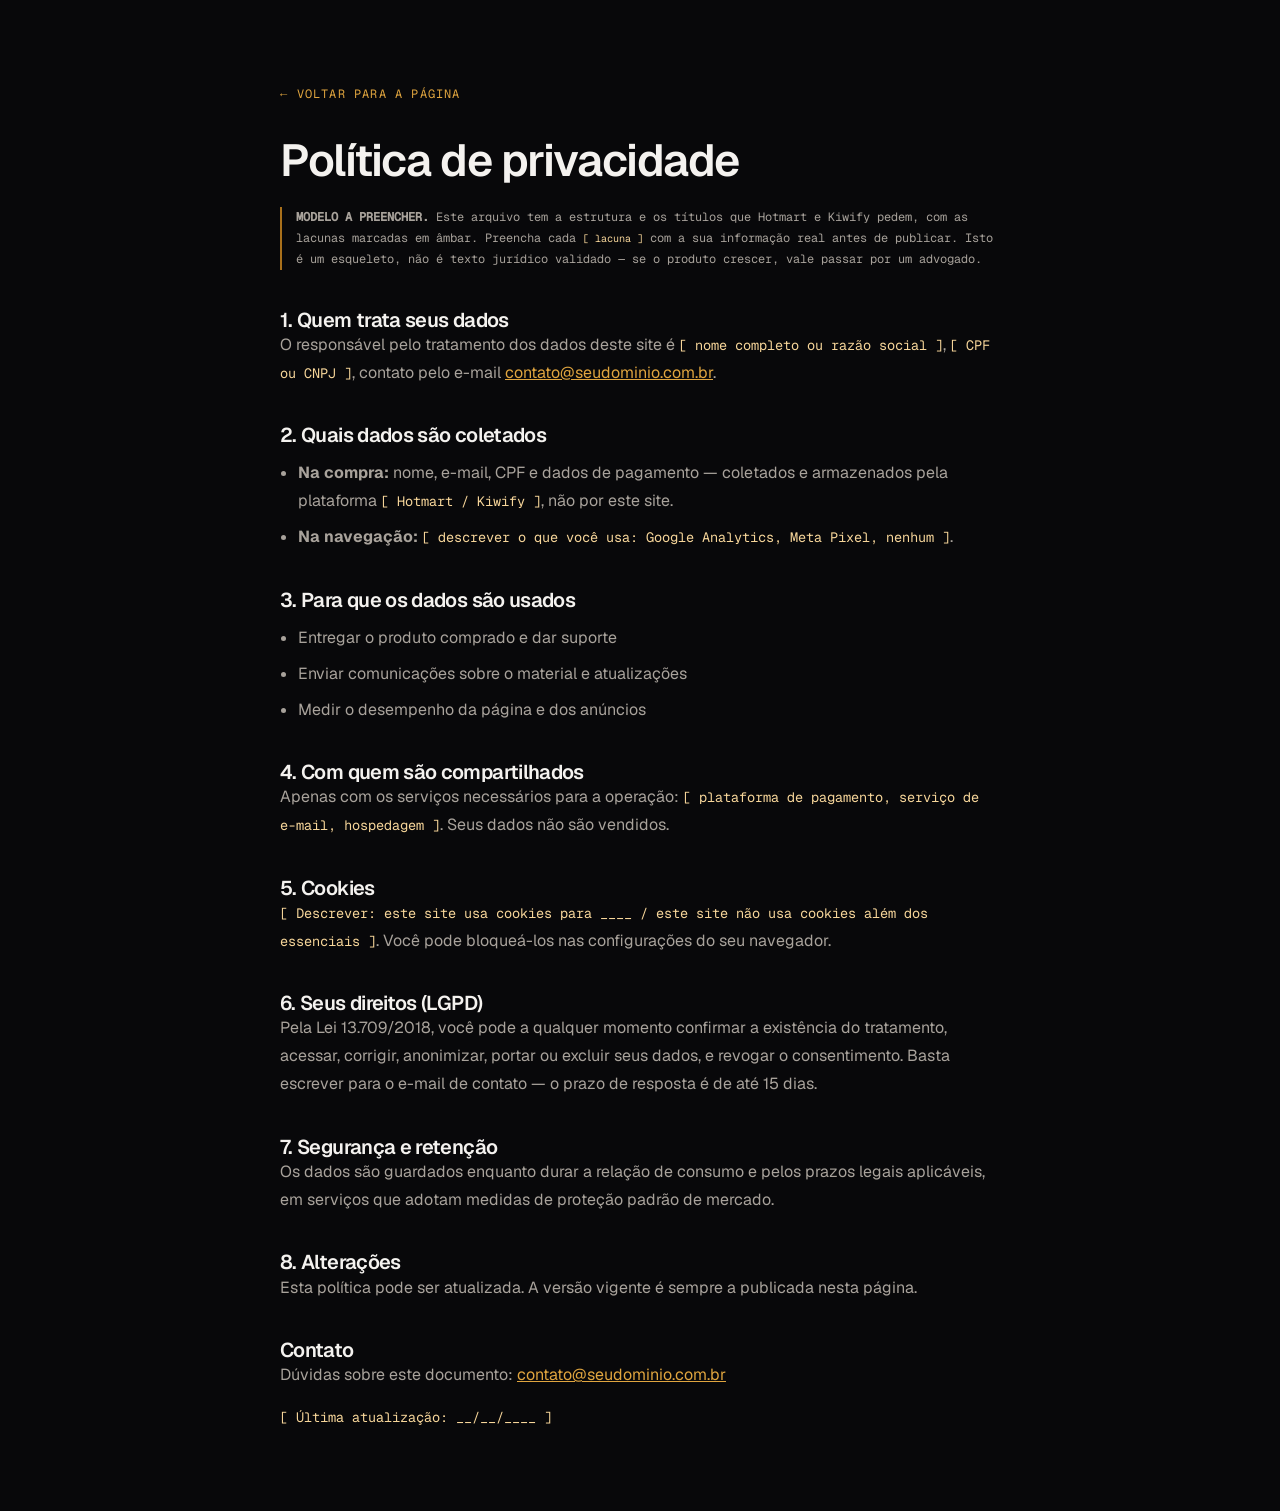
<file: landing/privacidade.html>
<!doctype html>
<html lang="pt-BR">
<head>
<meta charset="utf-8">
<meta name="viewport" content="width=device-width, initial-scale=1">

<!-- Política de segurança: nada carrega de fora deste domínio.
     Os cabeçalhos de verdade estão em _headers / vercel.json; este
     meta é a rede de segurança caso a hospedagem não os aplique.
     frame-ancestors não entra aqui: só funciona como cabeçalho. -->
<meta http-equiv="Content-Security-Policy" content="default-src 'self'; base-uri 'self'; form-action 'none'; frame-src 'none'; object-src 'none'; img-src 'self'; style-src 'self'; script-src 'self'; font-src 'self'; connect-src 'self'; media-src 'none'; worker-src 'none'; manifest-src 'self'; upgrade-insecure-requests">
<meta name="referrer" content="strict-origin-when-cross-origin">
<title>Política de privacidade — Real-Life English</title>
<meta name="robots" content="noindex">
<link rel="icon" href="assets/img/favicon.png">
<link rel="stylesheet" href="assets/css/fonts.css">
<link rel="stylesheet" href="assets/css/styles.css">
<link rel="stylesheet" href="assets/css/legal.css">
</head>
<body>
<div class="wrap legal">
  <a class="back" href="index.html">← Voltar para a página</a>
  <h1>Política de privacidade</h1>
  <p class="editor-note" class="editor-note--top">
    <span><b>MODELO A PREENCHER.</b> Este arquivo tem a estrutura e os títulos que
    Hotmart e Kiwify pedem, com as lacunas marcadas em âmbar. Preencha cada
    <span class="fill">[ lacuna ]</span> com a sua informação real antes de publicar.
    Isto é um esqueleto, não é texto jurídico validado — se o produto crescer,
    vale passar por um advogado.</span>
  </p>
  <h2>1. Quem trata seus dados</h2>
  <p>O responsável pelo tratamento dos dados deste site é
  <span class="fill">[ nome completo ou razão social ]</span>,
  <span class="fill">[ CPF ou CNPJ ]</span>, contato pelo e-mail
  <a href="mailto:contato@seudominio.com.br">contato@seudominio.com.br</a>.</p>

  <h2>2. Quais dados são coletados</h2>
  <ul>
    <li><strong>Na compra:</strong> nome, e-mail, CPF e dados de pagamento — coletados
    e armazenados pela plataforma <span class="fill">[ Hotmart / Kiwify ]</span>,
    não por este site.</li>
    <li><strong>Na navegação:</strong> <span class="fill">[ descrever o que você usa:
    Google Analytics, Meta Pixel, nenhum ]</span>.</li>
  </ul>

  <h2>3. Para que os dados são usados</h2>
  <ul>
    <li>Entregar o produto comprado e dar suporte</li>
    <li>Enviar comunicações sobre o material e atualizações</li>
    <li>Medir o desempenho da página e dos anúncios</li>
  </ul>

  <h2>4. Com quem são compartilhados</h2>
  <p>Apenas com os serviços necessários para a operação:
  <span class="fill">[ plataforma de pagamento, serviço de e-mail, hospedagem ]</span>.
  Seus dados não são vendidos.</p>

  <h2>5. Cookies</h2>
  <p><span class="fill">[ Descrever: este site usa cookies para ____ / este site não
  usa cookies além dos essenciais ]</span>. Você pode bloqueá-los nas
  configurações do seu navegador.</p>

  <h2>6. Seus direitos (LGPD)</h2>
  <p>Pela Lei 13.709/2018, você pode a qualquer momento confirmar a existência do
  tratamento, acessar, corrigir, anonimizar, portar ou excluir seus dados, e
  revogar o consentimento. Basta escrever para o e-mail de contato — o prazo de
  resposta é de até 15 dias.</p>

  <h2>7. Segurança e retenção</h2>
  <p>Os dados são guardados enquanto durar a relação de consumo e pelos prazos
  legais aplicáveis, em serviços que adotam medidas de proteção padrão de
  mercado.</p>

  <h2>8. Alterações</h2>
  <p>Esta política pode ser atualizada. A versão vigente é sempre a publicada
  nesta página.</p>

  <h2>Contato</h2>
  <p>Dúvidas sobre este documento: <a href="mailto:contato@seudominio.com.br">contato@seudominio.com.br</a></p>
  <p class="legal__date"><span class="fill">[ Última atualização: __/__/____ ]</span></p>
</div>
</body>
</html>
</file>
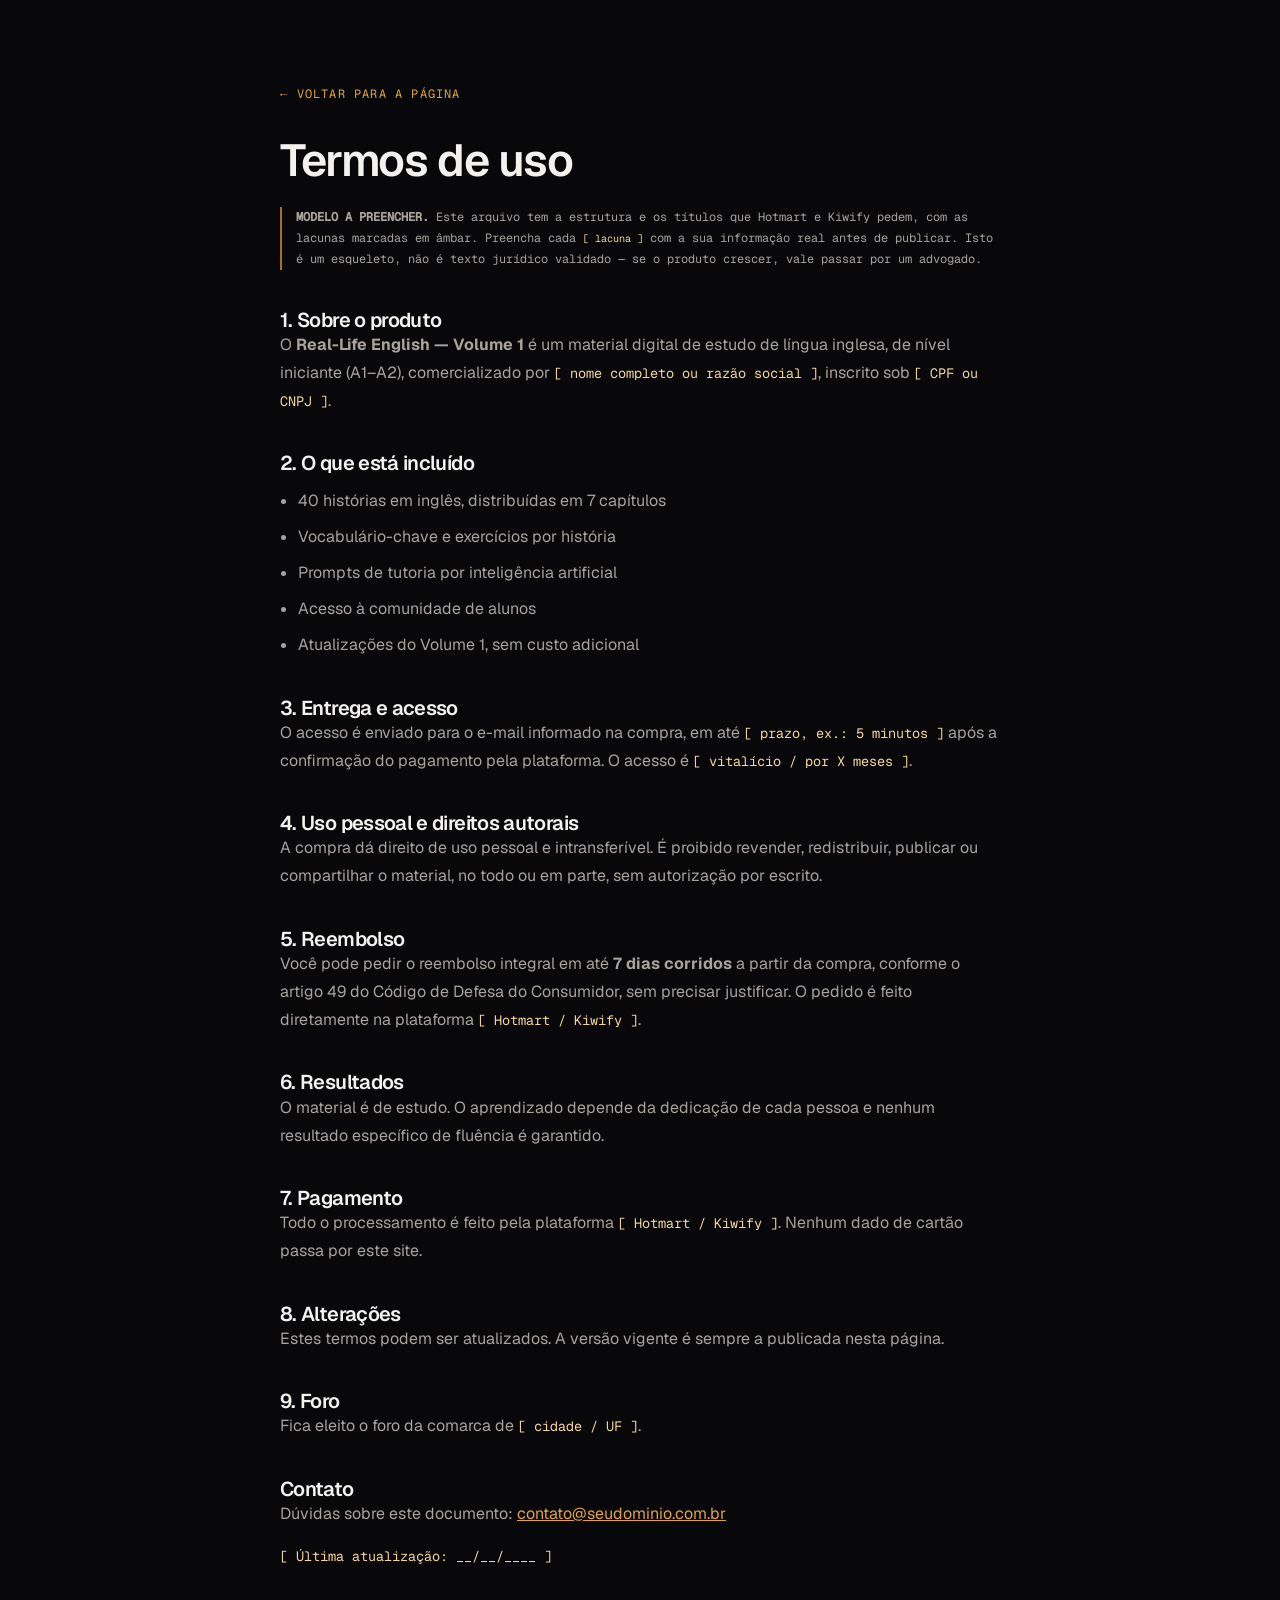
<file: landing/termos.html>
<!doctype html>
<html lang="pt-BR">
<head>
<meta charset="utf-8">
<meta name="viewport" content="width=device-width, initial-scale=1">

<!-- Política de segurança: nada carrega de fora deste domínio.
     Os cabeçalhos de verdade estão em _headers / vercel.json; este
     meta é a rede de segurança caso a hospedagem não os aplique.
     frame-ancestors não entra aqui: só funciona como cabeçalho. -->
<meta http-equiv="Content-Security-Policy" content="default-src 'self'; base-uri 'self'; form-action 'none'; frame-src 'none'; object-src 'none'; img-src 'self'; style-src 'self'; script-src 'self'; font-src 'self'; connect-src 'self'; media-src 'none'; worker-src 'none'; manifest-src 'self'; upgrade-insecure-requests">
<meta name="referrer" content="strict-origin-when-cross-origin">
<title>Termos de uso — Real-Life English</title>
<meta name="robots" content="noindex">
<link rel="icon" href="assets/img/favicon.png">
<link rel="stylesheet" href="assets/css/fonts.css">
<link rel="stylesheet" href="assets/css/styles.css">
<link rel="stylesheet" href="assets/css/legal.css">
</head>
<body>
<div class="wrap legal">
  <a class="back" href="index.html">← Voltar para a página</a>
  <h1>Termos de uso</h1>
  <p class="editor-note" class="editor-note--top">
    <span><b>MODELO A PREENCHER.</b> Este arquivo tem a estrutura e os títulos que
    Hotmart e Kiwify pedem, com as lacunas marcadas em âmbar. Preencha cada
    <span class="fill">[ lacuna ]</span> com a sua informação real antes de publicar.
    Isto é um esqueleto, não é texto jurídico validado — se o produto crescer,
    vale passar por um advogado.</span>
  </p>
  <h2>1. Sobre o produto</h2>
  <p>O <strong>Real-Life English — Volume 1</strong> é um material digital de estudo de
  língua inglesa, de nível iniciante (A1–A2), comercializado por
  <span class="fill">[ nome completo ou razão social ]</span>, inscrito sob
  <span class="fill">[ CPF ou CNPJ ]</span>.</p>

  <h2>2. O que está incluído</h2>
  <ul>
    <li>40 histórias em inglês, distribuídas em 7 capítulos</li>
    <li>Vocabulário-chave e exercícios por história</li>
    <li>Prompts de tutoria por inteligência artificial</li>
    <li>Acesso à comunidade de alunos</li>
    <li>Atualizações do Volume 1, sem custo adicional</li>
  </ul>

  <h2>3. Entrega e acesso</h2>
  <p>O acesso é enviado para o e-mail informado na compra, em até
  <span class="fill">[ prazo, ex.: 5 minutos ]</span> após a confirmação do pagamento
  pela plataforma. O acesso é <span class="fill">[ vitalício / por X meses ]</span>.</p>

  <h2>4. Uso pessoal e direitos autorais</h2>
  <p>A compra dá direito de uso pessoal e intransferível. É proibido revender,
  redistribuir, publicar ou compartilhar o material, no todo ou em parte, sem
  autorização por escrito.</p>

  <h2>5. Reembolso</h2>
  <p>Você pode pedir o reembolso integral em até <strong>7 dias corridos</strong> a
  partir da compra, conforme o artigo 49 do Código de Defesa do Consumidor, sem
  precisar justificar. O pedido é feito diretamente na plataforma
  <span class="fill">[ Hotmart / Kiwify ]</span>.</p>

  <h2>6. Resultados</h2>
  <p>O material é de estudo. O aprendizado depende da dedicação de cada pessoa e
  nenhum resultado específico de fluência é garantido.</p>

  <h2>7. Pagamento</h2>
  <p>Todo o processamento é feito pela plataforma
  <span class="fill">[ Hotmart / Kiwify ]</span>. Nenhum dado de cartão passa por
  este site.</p>

  <h2>8. Alterações</h2>
  <p>Estes termos podem ser atualizados. A versão vigente é sempre a publicada
  nesta página.</p>

  <h2>9. Foro</h2>
  <p>Fica eleito o foro da comarca de <span class="fill">[ cidade / UF ]</span>.</p>

  <h2>Contato</h2>
  <p>Dúvidas sobre este documento: <a href="mailto:contato@seudominio.com.br">contato@seudominio.com.br</a></p>
  <p class="legal__date"><span class="fill">[ Última atualização: __/__/____ ]</span></p>
</div>
</body>
</html>
</file>
<file: landing/assets/css/fonts.css>
/* ==========================================================================
   Fontes hospedadas aqui mesmo
   --------------------------------------------------------------------------
   Os arquivos vêm do Google Fonts, mas são servidos pelo seu próprio
   domínio. Motivo: quando a página pede a fonte ao Google, o navegador do
   visitante abre conexão com um servidor do Google e entrega a ele o IP e o
   User-Agent de quem está lendo — dado pessoal, coletado por um terceiro,
   sem consentimento e sem que isso apareça na sua política de privacidade.

   Servindo daqui, nada sai para fora. Some a dependência externa, some o
   ponto de coleta, e a CSP pode ser bem mais fechada.

   Só os intervalos latinos foram baixados: o resto (cirílico, grego,
   vietnamita) seria peso morto numa página em português.
   ========================================================================== */

@font-face {
  font-family: 'Geist';
  font-style: normal;
  font-weight: 400;
  font-display: swap;
  src: url('../fonts/geist-400.woff2') format('woff2');
  unicode-range: U+0000-00FF, U+0131, U+0152-0153, U+02BB-02BC, U+02C6, U+02DA, U+02DC, U+0304, U+0308, U+0329, U+2000-206F, U+20AC, U+2122, U+2191, U+2193, U+2212, U+2215, U+FEFF, U+FFFD;
}

@font-face {
  font-family: 'Geist';
  font-style: normal;
  font-weight: 500;
  font-display: swap;
  src: url('../fonts/geist-500.woff2') format('woff2');
  unicode-range: U+0000-00FF, U+0131, U+0152-0153, U+02BB-02BC, U+02C6, U+02DA, U+02DC, U+0304, U+0308, U+0329, U+2000-206F, U+20AC, U+2122, U+2191, U+2193, U+2212, U+2215, U+FEFF, U+FFFD;
}

@font-face {
  font-family: 'Geist';
  font-style: normal;
  font-weight: 600;
  font-display: swap;
  src: url('../fonts/geist-600.woff2') format('woff2');
  unicode-range: U+0000-00FF, U+0131, U+0152-0153, U+02BB-02BC, U+02C6, U+02DA, U+02DC, U+0304, U+0308, U+0329, U+2000-206F, U+20AC, U+2122, U+2191, U+2193, U+2212, U+2215, U+FEFF, U+FFFD;
}

@font-face {
  font-family: 'Geist';
  font-style: normal;
  font-weight: 700;
  font-display: swap;
  src: url('../fonts/geist-700.woff2') format('woff2');
  unicode-range: U+0000-00FF, U+0131, U+0152-0153, U+02BB-02BC, U+02C6, U+02DA, U+02DC, U+0304, U+0308, U+0329, U+2000-206F, U+20AC, U+2122, U+2191, U+2193, U+2212, U+2215, U+FEFF, U+FFFD;
}

@font-face {
  font-family: 'Geist Mono';
  font-style: normal;
  font-weight: 400;
  font-display: swap;
  src: url('../fonts/geist-mono-400.woff2') format('woff2');
  unicode-range: U+0000-00FF, U+0131, U+0152-0153, U+02BB-02BC, U+02C6, U+02DA, U+02DC, U+0304, U+0308, U+0329, U+2000-206F, U+20AC, U+2122, U+2191, U+2193, U+2212, U+2215, U+FEFF, U+FFFD;
}

@font-face {
  font-family: 'Geist Mono';
  font-style: normal;
  font-weight: 500;
  font-display: swap;
  src: url('../fonts/geist-mono-500.woff2') format('woff2');
  unicode-range: U+0000-00FF, U+0131, U+0152-0153, U+02BB-02BC, U+02C6, U+02DA, U+02DC, U+0304, U+0308, U+0329, U+2000-206F, U+20AC, U+2122, U+2191, U+2193, U+2212, U+2215, U+FEFF, U+FFFD;
}
</file>
<file: landing/assets/css/styles.css>
/* ==========================================================================
   Real-Life English — Volume 1 · VERSÃO 2 "Vitrine"
   --------------------------------------------------------------------------
   Registro visual: vitrine escura de produto. Quase-preto quente, vidro
   fosco, brilho especular, profundidade pesada. O livro é iluminado como
   uma joia numa loja.

   Paleta: void #08080A · vidro branco 4% · âmbar #E0A53F · esmeralda #4FBE87
   Tipos:  Geist (títulos e texto) · Geist Mono (rótulos e dados)
            Uma família só, como a Apple faz com SF Pro + SF Mono.
   ========================================================================== */

/* --------------------------------------------------------------------------
   1. Tokens
   -------------------------------------------------------------------------- */
:root {
  /* fundo — preto levemente quente, não neutro */
  --void:      #08080A;
  --void-2:    #0D0D10;
  --void-3:    #121216;
  --shell:     #0B0B0E;

  /* vidro */
  --glass:        linear-gradient(180deg, rgba(255,255,255,.055), rgba(255,255,255,.012));
  --glass-strong: linear-gradient(180deg, rgba(255,255,255,.085), rgba(255,255,255,.02));
  --edge:         rgba(255,255,255,.085);
  --edge-lit:     rgba(255,255,255,.16);
  --sheen:        inset 0 1px 0 rgba(255,255,255,.10);

  /* acento — âmbar da marca */
  --amber:      #E0A53F;
  --amber-hi:   #F7D69A;
  --amber-mid:  #E3A93F;
  --amber-lo:   #A9701B;
  --amber-glow: rgba(224,165,63,.38);

  /* semântico — confirmação */
  --emerald:    #4FBE87;
  --emerald-dim: rgba(79,190,135,.14);

  /* texto — neutros puxados pro quente do fundo */
  --text:    #F4F2EF;
  --text-2:  #A8A29B;
  --text-3:  #6E6962;

  --display: "Geist", -apple-system, "Segoe UI", Helvetica, Arial, sans-serif;
  --body:    "Geist", -apple-system, "Segoe UI", Helvetica, Arial, sans-serif;
  --mono:    "Geist Mono", ui-monospace, "SF Mono", Menlo, monospace;

  /* curva de aceleração — entra rápido, assenta devagar */
  --ease:      cubic-bezier(.22, 1, .36, 1);
  --ease-soft: cubic-bezier(.4, 0, .2, 1);

  --f-xs:   .75rem;
  --f-sm:   .875rem;
  --f-base: 1rem;
  --f-lg:   1.125rem;
  --f-xl:   1.375rem;
  --f-2xl:  clamp(1.75rem, 3.6vw, 2.5rem);
  --f-3xl:  clamp(2.1rem, 5vw, 3.4rem);
  --f-4xl:  clamp(2.6rem, 6.4vw, 4.6rem);

  --bleed:  20px;
  --wrap:   1160px;
  --r-sm:   12px;
  --r-md:   18px;
  --r-lg:   26px;
  --r-xl:   34px;
}

/* --------------------------------------------------------------------------
   2. Base
   -------------------------------------------------------------------------- */
* { box-sizing: border-box; }

html { scroll-behavior: smooth; scroll-padding-top: 110px; }

body {
  margin: 0;
  background: var(--void);
  color: var(--text);
  font-family: var(--body);
  font-size: var(--f-base);
  line-height: 1.65;
  -webkit-font-smoothing: antialiased;
  overflow-x: hidden;
}

h1, h2, h3, h4 {
  font-family: var(--display);
  font-weight: 600;
  line-height: 1.06;
  letter-spacing: -.032em;
  text-wrap: balance;
  margin: 0;
}

p { margin: 0; }
img { max-width: 100%; display: block; }
a { color: inherit; }

::selection { background: var(--amber); color: #1A1204; }

:focus-visible { outline: 2px solid var(--amber-hi); outline-offset: 3px; border-radius: 6px; }

/* a página inteira como um painel arredondado sobre o vazio */
.shell {
  max-width: 1440px;
  margin-inline: auto;
  background: var(--shell);
  position: relative;
  overflow: clip;
}
@media (min-width: 1180px) {
  body { background: #030304; padding-block: 26px; }
  .shell {
    border-radius: var(--r-xl);
    box-shadow: 0 60px 140px -60px #000, 0 0 0 1px rgba(255,255,255,.045);
  }
}

.wrap {
  width: 100%;
  max-width: var(--wrap);
  margin-inline: auto;
  padding-inline: var(--bleed);
}
.wrap--narrow { max-width: 800px; }

.section { padding-block: clamp(4rem, 8.5vw, 7rem); position: relative; }
.section--tight { padding-block: clamp(3rem, 6vw, 4.5rem); }

/* luz ambiente atrás das seções */
.glow {
  position: absolute;
  border-radius: 50%;
  pointer-events: none;
  filter: blur(70px);
  z-index: 0;
}
.glow--amber { background: rgba(224,165,63,.16); }
.glow--cool  { background: rgba(90,120,180,.10); }
.section > .wrap { position: relative; z-index: 1; }

/* --------------------------------------------------------------------------
   3. Tipografia recorrente
   -------------------------------------------------------------------------- */
.eyebrow {
  font-family: var(--mono);
  font-size: var(--f-xs);
  letter-spacing: .2em;
  text-transform: uppercase;
  color: var(--amber);
  margin: 0 0 1rem;
  display: inline-flex;
  align-items: center;
  gap: .6rem;
}
.eyebrow::before {
  content: "";
  width: 6px; height: 6px;
  border-radius: 50%;
  background: var(--amber);
  box-shadow: 0 0 12px var(--amber-glow);
}

.h-section { font-size: var(--f-3xl); }
.h-section em { font-style: normal; color: var(--amber); }

.lede { font-size: var(--f-lg); color: var(--text-2); max-width: 60ch; line-height: 1.65; }

.section-head { margin-bottom: clamp(2.2rem, 4vw, 3.4rem); max-width: 44rem; }
.section-head .lede { margin-top: 1rem; }
.section-head--center { margin-inline: auto; text-align: center; }
.section-head--center .lede { margin-inline: auto; }

/* --------------------------------------------------------------------------
   4. Botão brilhante
   -------------------------------------------------------------------------- */
.btn {
  position: relative;
  display: inline-flex;
  align-items: center;
  justify-content: center;
  gap: .6rem;
  font-family: var(--display);
  font-weight: 600;
  font-size: var(--f-base);
  letter-spacing: -.01em;
  padding: 1.05rem 2.3rem;
  border: 0;
  border-radius: 999px;
  text-decoration: none;
  cursor: pointer;
  overflow: clip;
  transition: transform .3s var(--ease), box-shadow .3s var(--ease), filter .3s var(--ease);
}

.btn--primary {
  background: linear-gradient(180deg, var(--amber-hi) 0%, var(--amber-mid) 46%, var(--amber-lo) 100%);
  color: #1F1503;
  box-shadow:
    inset 0 1px 0 rgba(255,255,255,.7),
    inset 0 -2px 8px rgba(90,55,5,.35),
    0 14px 40px -12px var(--amber-glow),
    0 2px 6px rgba(0,0,0,.4);
}
/* verniz especular no topo do botão */
.btn--primary::before {
  content: "";
  position: absolute;
  inset: 1px 1px 55% 1px;
  border-radius: 999px 999px 60% 60% / 999px 999px 100% 100%;
  background: linear-gradient(180deg, rgba(255,255,255,.5), rgba(255,255,255,0));
  pointer-events: none;
}
.btn--primary:hover { transform: translateY(-2px); filter: brightness(1.05); }
.btn--primary:active { transform: translateY(0); }

.btn--glass {
  background: var(--glass);
  border: 1px solid var(--edge);
  color: var(--text);
  box-shadow: var(--sheen);
  font-weight: 500;
}
.btn--glass:hover { border-color: var(--edge-lit); background: var(--glass-strong); }

.btn--lg { padding: 1.35rem 3.2rem; font-size: var(--f-lg); }
.btn--sm { padding: .7rem 1.4rem; font-size: var(--f-xs); }
.btn--wide { width: 100%; }

/* --------------------------------------------------------------------------
   5. Navegação flutuante
   -------------------------------------------------------------------------- */
.nav {
  position: fixed;
  top: 18px;
  left: 50%;
  transform: translateX(-50%);
  z-index: 80;
  width: calc(100% - 2 * var(--bleed));
  max-width: 1040px;
  display: flex;
  align-items: center;
  justify-content: space-between;
  gap: 1.2rem;
  padding: .55rem .55rem .55rem 1.2rem;
  border-radius: 999px;
  border: 1px solid var(--edge);
  background: rgba(11,11,14,.72);
  backdrop-filter: blur(18px) saturate(1.3);
  box-shadow: var(--sheen), 0 20px 50px -24px #000;
  transition: box-shadow .25s ease, background .25s ease;
}
.nav.is-stuck { background: rgba(11,11,14,.88); box-shadow: var(--sheen), 0 26px 60px -26px #000; }

.brand { display: flex; align-items: center; gap: .6rem; text-decoration: none; flex: none; }
.brand__mark {
  width: 30px; height: 30px;
  border-radius: 50%;
  display: grid; place-items: center;
  background: radial-gradient(circle at 35% 28%, var(--amber-hi), var(--amber-lo));
  box-shadow: inset 0 1px 0 rgba(255,255,255,.6), 0 0 16px var(--amber-glow);
  font-family: var(--display);
  font-size: .68rem;
  font-weight: 700;
  color: #1F1503;
}
.brand__name {
  font-family: var(--display);
  font-weight: 700;
  font-size: .95rem;
  letter-spacing: -.01em;
  white-space: nowrap;
}

.nav__links { display: flex; gap: 1.6rem; list-style: none; margin: 0; padding: 0; font-size: var(--f-sm); }
.nav__links a { text-decoration: none; color: var(--text-2); transition: color .16s ease; }
.nav__links a:hover { color: var(--text); }

@media (max-width: 900px) { .nav__links { display: none; } }
@media (max-width: 420px) { .nav { padding-left: .9rem; } .brand__name { display: none; } }

/* --------------------------------------------------------------------------
   6. Hero
   -------------------------------------------------------------------------- */
.hero {
  position: relative;
  padding-block: clamp(6.5rem, 12vw, 9rem) clamp(3.5rem, 7vw, 5.5rem);
  overflow: clip;
}
.hero::before {
  /* feixe de luz vindo de cima, como vitrine */
  content: "";
  position: absolute;
  top: -30%;
  left: 50%;
  width: 130%;
  height: 90%;
  transform: translateX(-50%);
  background: radial-gradient(ellipse 50% 50% at 50% 50%, rgba(224,165,63,.14), transparent 68%);
  pointer-events: none;
}

.hero__grid {
  display: grid;
  grid-template-columns: minmax(0, 1.02fr) minmax(0, .98fr);
  gap: clamp(2rem, 4vw, 3.5rem);
  align-items: center;
}

.hero__wordmark {
  font-size: var(--f-4xl);
  font-weight: 700;
  line-height: .98;
  letter-spacing: -.045em;
  text-transform: uppercase;
  background: linear-gradient(178deg, #FFFFFF 12%, #C9C4BD 58%, #8C867E 100%);
  -webkit-background-clip: text;
  background-clip: text;
  color: transparent;
  filter: drop-shadow(0 2px 10px rgba(0,0,0,.6));
}
.hero__wordmark .dot {
  display: inline-grid;
  place-items: center;
  width: .58em; height: .58em;
  margin-right: .12em;
  border-radius: 50%;
  background: radial-gradient(circle at 34% 30%, #FFF, #D8D2CA 40%, #6E6962);
  vertical-align: .04em;
}
.hero__wordmark .dot::after {
  content: "";
  width: .34em; height: .34em;
  border-radius: 50%;
  background: var(--amber);
  box-shadow: 0 0 12px rgba(224,165,63,.9);
}

.hero__sub { margin-top: 1.2rem; font-size: var(--f-lg); color: var(--text-2); max-width: 42ch; }

.hero__checks { list-style: none; margin: 1.7rem 0 0; padding: 0; display: grid; gap: .7rem; }
.hero__checks li { display: grid; grid-template-columns: 20px 1fr; gap: .75rem; align-items: center; font-size: var(--f-lg); }
.hero__checks svg { color: var(--emerald); }

.hero__actions { margin-top: 2.1rem; display: flex; flex-wrap: wrap; gap: 1rem; align-items: center; }

/* bloco de bônus / vagas */
.bonus {
  margin-top: 2rem;
  max-width: 27rem;
  padding: 1.2rem 1.3rem;
  border-radius: var(--r-md);
  background: var(--glass);
  border: 1px solid var(--edge);
  box-shadow: var(--sheen);
  display: grid;
  gap: .8rem;
}
.bonus__title { font-weight: 700; font-size: var(--f-base); line-height: 1.45; }
.bonus__note { font-size: var(--f-sm); color: var(--text-3); line-height: 1.55; }
.bonus__note a { color: var(--text-2); }

/* ---- palco do livro ---- */
.stage { position: relative; padding-block: 1rem; }
.stage__light {
  position: absolute;
  left: 50%; top: 46%;
  width: 86%; height: 62%;
  transform: translate(-50%, -50%);
  background: radial-gradient(ellipse at center, rgba(224,165,63,.22), transparent 70%);
  filter: blur(26px);
  pointer-events: none;
}
.stage__book { position: relative; z-index: 2; width: 72%; margin-inline: auto; }

/* cartões flutuantes antes/depois */
.float {
  position: absolute;
  z-index: 3;
  width: 208px;
  padding: .85rem .95rem;
  border-radius: var(--r-md);
  background: rgba(18,18,22,.82);
  backdrop-filter: blur(12px);
  border: 1px solid var(--edge);
  box-shadow: var(--sheen), 0 24px 44px -22px #000;
  font-size: var(--f-sm);
  line-height: 1.45;
}
.float__tag {
  font-family: var(--mono);
  font-size: .58rem;
  letter-spacing: .16em;
  text-transform: uppercase;
  color: var(--text-3);
  margin-bottom: .5rem;
}
.float__line { color: var(--text-2); }
.float__line + .float__line { margin-top: .45rem; }
.float__reply {
  margin-top: .5rem;
  padding: .5rem .7rem;
  border-radius: 10px;
  background: rgba(255,255,255,.05);
  color: var(--text-3);
  font-style: italic;
}
.float--before { top: 6%; left: -4%; transform: rotate(-6deg); }
.float--after  { bottom: 8%; right: -5%; transform: rotate(5deg); border-color: rgba(79,190,135,.3); }
.float--after .float__reply {
  background: var(--emerald-dim);
  color: #CFF0E0;
  font-style: normal;
  display: flex;
  align-items: flex-start;
  gap: .5rem;
}
.float--after .float__reply svg { color: var(--emerald); flex: none; margin-top: 3px; }

/* selo circular entre os dois cartões */
.stage__seal {
  position: absolute;
  z-index: 4;
  left: 0;
  bottom: 29%;
  width: 92px; height: 92px;
  border-radius: 50%;
  display: grid;
  place-items: center;
  text-align: center;
  background: rgba(10,10,13,.9);
  border: 1px dashed rgba(224,165,63,.45);
  box-shadow: 0 18px 40px -18px #000;
  gap: .1rem;
  font-family: var(--mono);
  font-size: .52rem;
  letter-spacing: .11em;
  text-transform: uppercase;
  color: var(--text-2);
  line-height: 1.45;
}
.stage__seal b {
  font-family: var(--display);
  font-size: 1.6rem;
  font-weight: 700;
  color: var(--amber);
  letter-spacing: 0;
  line-height: 1;
}

@media (max-width: 980px) {
  .hero__grid { grid-template-columns: 1fr; }
  .stage { order: -1; max-width: 460px; margin-inline: auto; }
  .stage__book { width: 60%; }
  .float { position: static; width: auto; transform: none; }
  .float--before, .float--after { transform: none; }
  .stage__seal { position: static; margin: 1rem auto 0; }
  .stage__floats { display: grid; grid-template-columns: 1fr 1fr; gap: .8rem; margin-top: 1.5rem; }
}
@media (max-width: 520px) {
  .stage__floats { grid-template-columns: 1fr; }
}

/* --------------------------------------------------------------------------
   7. Slots de imagem
   -------------------------------------------------------------------------- */
.slot { position: relative; margin: 0; border-radius: var(--r-md); min-height: 110px; }
.slot > img { border-radius: inherit; width: 100%; height: auto; }

.slot:not(.is-filled)::before {
  content: "";
  position: absolute;
  inset: 0;
  border: 1.5px dashed rgba(255,255,255,.16);
  border-radius: inherit;
  background:
    repeating-linear-gradient(135deg, rgba(255,255,255,.03) 0 10px, transparent 10px 20px),
    var(--void-3);
}
.slot:not(.is-filled)::after {
  content: "IMAGEM · " attr(data-slot);
  position: absolute;
  inset: 0;
  display: grid;
  place-content: center;
  padding: 1.2rem;
  text-align: center;
  font-family: var(--mono);
  font-size: .66rem;
  line-height: 1.9;
  letter-spacing: .1em;
  text-transform: uppercase;
  color: var(--text-3);
  white-space: pre-line;
}
.slot:not(.is-filled) > img { opacity: 0; }

.slot[data-ratio="4-5"]   { aspect-ratio: 4 / 5; }
.slot[data-ratio="1-1"]   { aspect-ratio: 1 / 1; }
.slot[data-ratio="3-2"]   { aspect-ratio: 3 / 2; }
.slot[data-ratio="16-10"] { aspect-ratio: 16 / 10; }
.slot[data-ratio] > img { height: 100%; object-fit: contain; }
.slot--cover > img { object-fit: cover; }
.slot--book { filter: drop-shadow(0 50px 55px rgba(0,0,0,.8)); }

/* --------------------------------------------------------------------------
   9. Problema
   -------------------------------------------------------------------------- */
.problem__grid {
  display: grid;
  grid-template-columns: minmax(0, .95fr) minmax(0, 1.05fr);
  gap: clamp(2rem, 5vw, 4rem);
  align-items: center;
}
.problem__quote { font-size: var(--f-2xl); line-height: 1.22; max-width: 20ch; }
.problem__quote em { font-style: normal; color: var(--amber); }
.problem__body { display: grid; gap: 1rem; color: var(--text-2); }
.problem__body strong { color: var(--text); }
@media (max-width: 820px) { .problem__grid { grid-template-columns: 1fr; } .problem__quote { max-width: none; } }

/* --------------------------------------------------------------------------
   10. Mais sobre o livro — foto com painéis sobrepostos
   -------------------------------------------------------------------------- */
.spread { position: relative; border-radius: var(--r-lg); }
.spread__photo { border-radius: var(--r-lg); overflow: hidden; }
.spread__photo > img { width: 100%; height: 100%; object-fit: cover; }

.spread__overlay {
  position: absolute;
  inset: 0;
  display: grid;
  grid-template-columns: 1fr 1fr;
  align-items: center;
  gap: clamp(1rem, 4vw, 3rem);
  padding: clamp(1.5rem, 4vw, 3rem);
  pointer-events: none;
}
.spread__overlay > * { pointer-events: auto; }

/* painel esquerdo — o argumento */
.spread__note {
  justify-self: center;
  max-width: 23rem;
  padding: 1.4rem 1.5rem;
  border-radius: var(--r-md);
  background: rgba(10,10,13,.72);
  backdrop-filter: blur(14px);
  border: 1px solid var(--edge);
  box-shadow: var(--sheen), 0 30px 60px -30px #000;
  display: grid;
  gap: .9rem;
  font-size: var(--f-sm);
  color: var(--text-2);
  line-height: 1.7;
}
.spread__note strong { color: var(--text); display: block; }
.spread__note .pull {
  padding-left: .9rem;
  border-left: 2px solid var(--amber);
  color: var(--text);
  font-weight: 600;
}

/* painel direito — o sumário */
.toc {
  justify-self: center;
  width: min(100%, 24rem);
  padding: 1.4rem 1.5rem;
  border-radius: var(--r-md);
  background: linear-gradient(165deg, #F0BC63, #D9963A 55%, #BE7C24);
  color: #241804;
  box-shadow: inset 0 1px 0 rgba(255,255,255,.45), 0 34px 70px -28px rgba(0,0,0,.9);
}
.toc__title {
  font-family: var(--display);
  font-weight: 700;
  font-size: 1.12rem;
  text-align: center;
  padding-bottom: .9rem;
  margin-bottom: .3rem;
  border-bottom: 1px solid rgba(36,24,4,.22);
  display: flex;
  align-items: center;
  justify-content: center;
  gap: .6rem;
}
.toc__list { list-style: none; margin: 0; padding: 0; display: grid; }
.toc__list li {
  display: grid;
  grid-template-columns: 2.5rem 1fr auto;
  gap: .8rem;
  align-items: center;
  padding-block: .52rem;
  border-bottom: 1px solid rgba(36,24,4,.14);
  font-size: .82rem;
  line-height: 1.35;
  font-weight: 600;
}
.toc__list li:last-child { border-bottom: 0; }
.toc__n {
  font-family: var(--display);
  font-weight: 700;
  font-size: 1.5rem;
  color: rgba(36,24,4,.9);
  font-variant-numeric: tabular-nums;
  line-height: 1;
}
.toc__check {
  width: 18px; height: 18px;
  border-radius: 50%;
  background: #1E7A4E;
  display: grid;
  place-items: center;
  color: #fff;
  flex: none;
}

@media (max-width: 900px) {
  .spread__photo { aspect-ratio: 3 / 2; }
  .spread__overlay {
    position: static;
    grid-template-columns: 1fr;
    padding: 0;
    margin-top: 1.2rem;
    gap: 1.2rem;
  }
  .spread__note, .toc { justify-self: stretch; max-width: none; width: auto; }
}

/* --------------------------------------------------------------------------
   11. Demonstração — toque-pra-traduzir
   -------------------------------------------------------------------------- */
.story {
  max-width: 780px;
  margin-inline: auto;
  border-radius: var(--r-lg);
  background: var(--glass);
  border: 1px solid var(--edge);
  box-shadow: var(--sheen), 0 40px 80px -40px #000;
  overflow: clip;
  position: relative;
}
.story__tabs { display: flex; border-bottom: 1px solid var(--edge); background: rgba(0,0,0,.25); }
.story__tab {
  flex: 1;
  appearance: none;
  background: none;
  border: 0;
  border-bottom: 2px solid transparent;
  padding: 1rem;
  font-family: var(--mono);
  font-size: var(--f-xs);
  letter-spacing: .13em;
  text-transform: uppercase;
  color: var(--text-3);
  cursor: pointer;
  transition: color .16s ease, border-color .16s ease, background .16s ease;
}
.story__tab:hover { color: var(--text-2); background: rgba(255,255,255,.03); }
.story__tab[aria-selected="true"] { color: var(--text); border-bottom-color: var(--amber); background: rgba(255,255,255,.045); }

.story__panel { padding: clamp(1.5rem, 4vw, 2.6rem); position: relative; }
.story__panel[hidden] { display: none !important; }

.story__head {
  display: flex;
  align-items: baseline;
  justify-content: space-between;
  gap: 1rem;
  flex-wrap: wrap;
  padding-bottom: 1rem;
  margin-bottom: 1.3rem;
  border-bottom: 1px solid var(--edge);
}
.story__title { font-family: var(--display); font-size: 1.25rem; font-weight: 700; }
.story__code { font-family: var(--mono); font-size: var(--f-xs); letter-spacing: .13em; text-transform: uppercase; color: var(--text-3); }

.story__text {
  font-size: clamp(1.08rem, 2.1vw, 1.28rem);
  line-height: 2.1;
  color: #E6E2DC;
  max-width: 52ch;
}
.story__text + .story__text { margin-top: .8rem; }

.w {
  cursor: pointer;
  border-radius: 4px;
  padding: 1px 2px 2px;
  border-bottom: 1.5px dotted rgba(224,165,63,.4);
  transition: background .14s ease, color .14s ease, border-color .14s ease;
}
.w:hover { background: rgba(224,165,63,.16); border-bottom-color: var(--amber); }
.w.is-active {
  background: linear-gradient(180deg, var(--amber-hi), var(--amber-mid));
  color: #1F1503;
  border-bottom-color: transparent;
  box-shadow: 0 0 20px var(--amber-glow);
}
.w.is-known { border-bottom-style: solid; border-bottom-color: rgba(224,165,63,.6); }

.gloss {
  position: absolute;
  z-index: 6;
  background: #17171C;
  border: 1px solid var(--edge-lit);
  color: var(--text);
  font-size: .9rem;
  font-weight: 600;
  line-height: 1.3;
  padding: .55rem .9rem;
  border-radius: 10px;
  box-shadow: var(--sheen), 0 18px 34px -14px #000;
  opacity: 0;
  transform: translateY(4px) scale(.96);
  transition: opacity .15s ease, transform .15s ease;
  pointer-events: none;
  max-width: 260px;
}
.gloss.is-on { opacity: 1; transform: translateY(0) scale(1); }
.gloss::after {
  content: "";
  position: absolute;
  top: 100%;
  left: var(--arrow, 50%);
  transform: translateX(-50%);
  border: 6px solid transparent;
  border-top-color: #17171C;
}
.gloss small {
  display: block;
  font-family: var(--mono);
  font-size: .58rem;
  letter-spacing: .13em;
  text-transform: uppercase;
  color: var(--amber);
  margin-bottom: .15rem;
  font-weight: 400;
}

.story__foot {
  margin-top: 1.5rem;
  padding-top: 1rem;
  border-top: 1px solid var(--edge);
  display: flex;
  flex-wrap: wrap;
  align-items: center;
  justify-content: space-between;
  gap: .8rem;
  font-family: var(--mono);
  font-size: var(--f-xs);
  letter-spacing: .08em;
  text-transform: uppercase;
  color: var(--text-3);
}
.story__hint { display: inline-flex; align-items: center; gap: .5rem; color: var(--amber); }
.story__hint svg { animation: nudge 2.6s ease-in-out infinite; }
@keyframes nudge {
  0%, 74%, 100% { transform: translate(0,0); }
  82% { transform: translate(1px, 3px); }
  90% { transform: translate(0,0); }
}
.story__counter b { color: var(--text); font-weight: 600; }

/* --------------------------------------------------------------------------
   12. Pra quem é — fichas
   -------------------------------------------------------------------------- */
.profiles { display: grid; grid-template-columns: repeat(auto-fit, minmax(265px, 1fr)); gap: 1.2rem; }

.profile {
  position: relative;
  border-radius: var(--r-lg);
  background: var(--glass);
  border: 1px solid var(--edge);
  box-shadow: var(--sheen), 0 30px 60px -34px #000;
  overflow: clip;
  display: flex;
  flex-direction: column;
  transition: border-color .22s ease, transform .22s ease, background .22s ease;
}
.profile:hover { border-color: var(--edge-lit); background: var(--glass-strong); transform: translateY(-4px); }

.profile__n {
  position: absolute;
  top: .9rem; left: 1.2rem;
  font-family: var(--display);
  font-size: 2.4rem;
  font-weight: 700;
  color: rgba(255,255,255,.07);
  line-height: 1;
  z-index: 1;
}
.profile .slot { margin: 1rem 1rem 0; border-radius: var(--r-sm); }
/* o fundo escuro serve só ao placeholder; quando a arte entra ele sai de cena,
   senão o retrato fica num retângulo mais escuro que o card */
.profile .slot:not(.is-filled) { background: rgba(0,0,0,.2); }
/* Os retratos são desenho de linha branca sobre fundo preto. O blend "screen"
   apaga o preto e deixa só a linha — então eles NÃO precisam ser PNG
   transparente, o que economiza uma etapa de recorte. Se um dia você trocar
   por fotografia, apague esta regra, senão a foto some. */
.profile .slot > img { mix-blend-mode: screen; }
.profile__body { padding: 1.2rem; display: grid; gap: .75rem; }
.profile__facts { list-style: none; margin: 0; padding: 0; display: grid; gap: .55rem; font-size: var(--f-sm); }
.profile__facts li { display: grid; grid-template-columns: 18px 1fr; gap: .65rem; align-items: start; color: var(--text-2); }
.profile__facts svg { color: var(--emerald); margin-top: 3px; }
.profile__facts b { color: var(--text); font-weight: 700; }
.profile__goal {
  margin-top: .2rem;
  padding-top: .85rem;
  border-top: 1px solid var(--edge);
  font-size: var(--f-sm);
  color: var(--text-2);
  line-height: 1.6;
}
.profile__goal span { color: var(--amber); }

/* --------------------------------------------------------------------------
   13. O que vem dentro — grade de peças
   -------------------------------------------------------------------------- */
.tiles { display: grid; grid-template-columns: repeat(auto-fit, minmax(250px, 1fr)); gap: 1rem; }
.tile {
  padding: 1.5rem;
  border-radius: var(--r-md);
  background: var(--glass);
  border: 1px solid var(--edge);
  box-shadow: var(--sheen);
  display: grid;
  gap: .6rem;
  align-content: start;
  transition: border-color .2s ease, background .2s ease;
}
.tile:hover { border-color: var(--edge-lit); background: var(--glass-strong); }
.tile__icon {
  width: 38px; height: 38px;
  border-radius: 11px;
  display: grid;
  place-items: center;
  background: rgba(224,165,63,.12);
  border: 1px solid rgba(224,165,63,.25);
  color: var(--amber);
  margin-bottom: .3rem;
}
.tile h3 { font-size: 1.05rem; }
.tile p { font-size: var(--f-sm); color: var(--text-2); line-height: 1.65; }
.tile--wide { grid-column: span 2; }
@media (max-width: 560px) { .tile--wide { grid-column: span 1; } }

/* --------------------------------------------------------------------------
   14. Tutor de IA
   -------------------------------------------------------------------------- */
.tutor__grid {
  display: grid;
  grid-template-columns: minmax(0, 1fr) minmax(0, 1fr);
  gap: clamp(2rem, 5vw, 3.5rem);
  align-items: center;
}
.terminal {
  border-radius: var(--r-md);
  background: rgba(0,0,0,.42);
  border: 1px solid var(--edge);
  box-shadow: var(--sheen), 0 30px 60px -30px #000;
  overflow: clip;
}
.terminal__bar {
  display: flex;
  align-items: center;
  gap: .5rem;
  padding: .75rem 1rem;
  border-bottom: 1px solid var(--edge);
  font-family: var(--mono);
  font-size: var(--f-xs);
  letter-spacing: .1em;
  text-transform: uppercase;
  color: var(--text-3);
}
.terminal__dot { width: 8px; height: 8px; border-radius: 50%; background: var(--amber); box-shadow: 0 0 10px var(--amber-glow); flex: none; }
.terminal__body {
  padding: 1.2rem;
  font-family: var(--mono);
  font-size: .76rem;
  line-height: 1.9;
  color: var(--text-2);
  white-space: pre-wrap;
  overflow-x: auto;
}
.terminal__body b { color: var(--amber-hi); font-weight: 400; }
.terminal__foot {
  padding: .85rem 1.2rem;
  border-top: 1px solid var(--edge);
  display: flex;
  justify-content: space-between;
  align-items: center;
  gap: 1rem;
  flex-wrap: wrap;
}
.terminal__foot span { font-family: var(--mono); font-size: var(--f-xs); color: var(--text-3); }

.steps { list-style: none; margin: 1.7rem 0 0; padding: 0; display: grid; gap: 1rem; counter-reset: s; }
.steps li {
  display: grid;
  grid-template-columns: 30px 1fr;
  gap: 1rem;
  align-items: start;
  counter-increment: s;
  color: var(--text-2);
  font-size: var(--f-sm);
}
.steps li::before {
  content: counter(s, decimal-leading-zero);
  font-family: var(--mono);
  font-size: .62rem;
  width: 28px; height: 28px;
  border-radius: 50%;
  border: 1px solid rgba(224,165,63,.35);
  color: var(--amber);
  display: grid;
  place-items: center;
}
.steps b { color: var(--text); }
@media (max-width: 880px) { .tutor__grid { grid-template-columns: 1fr; } }

/* --------------------------------------------------------------------------
   15. Depoimentos (espaço reservado)
   -------------------------------------------------------------------------- */
.quotes { display: grid; grid-template-columns: repeat(auto-fit, minmax(255px, 1fr)); gap: 1.1rem; }
.quote {
  padding: 1.5rem;
  border-radius: var(--r-md);
  border: 1.5px dashed rgba(255,255,255,.14);
  display: grid;
  gap: 1rem;
  align-content: start;
}
.quote__stars { color: var(--text-3); letter-spacing: .2em; }
.quote__text { color: var(--text-3); font-style: italic; line-height: 1.6; }
.quote__who { display: flex; align-items: center; gap: .75rem; }
.quote__av { width: 42px; height: 42px; border-radius: 50%; background: var(--void-3); border: 1px solid var(--edge); flex: none; }
.quote__name { font-weight: 700; font-size: var(--f-sm); }
.quote__role { font-family: var(--mono); font-size: var(--f-xs); color: var(--text-3); }

.editor-note {
  margin-top: 1.4rem;
  display: flex;
  gap: .7rem;
  align-items: flex-start;
  font-family: var(--mono);
  font-size: var(--f-xs);
  line-height: 1.8;
  color: var(--text-3);
  border-left: 2px solid var(--amber-lo);
  padding-left: .9rem;
}

/* --------------------------------------------------------------------------
   16. Autor
   -------------------------------------------------------------------------- */
.author__grid {
  display: grid;
  grid-template-columns: minmax(0, 290px) minmax(0, 1fr);
  gap: clamp(2rem, 5vw, 3.5rem);
  align-items: center;
}
/* a foto do autor ganha a mesma moldura dos cards de vidro,
   senão fica um retângulo solto no meio da página */
.author__grid .slot {
  border: 1px solid var(--edge);
  box-shadow: var(--sheen), 0 30px 60px -34px #000;
  overflow: clip;
}
.author__body { display: grid; gap: 1rem; color: var(--text-2); }
.author__sig { font-family: var(--display); font-size: 1.2rem; font-weight: 700; color: var(--amber); }
@media (max-width: 760px) { .author__grid { grid-template-columns: 1fr; } .author__grid .slot { max-width: 250px; } }

/* --------------------------------------------------------------------------
   17. Oferta
   -------------------------------------------------------------------------- */
.offer { position: relative; }
.offer__card {
  max-width: 900px;
  margin-inline: auto;
  border-radius: var(--r-xl);
  background: var(--glass-strong);
  border: 1px solid var(--edge-lit);
  box-shadow: var(--sheen), 0 50px 100px -50px #000;
  overflow: clip;
  display: grid;
  grid-template-columns: minmax(0, 1.4fr) minmax(0, 1fr);
}
.offer__main { padding: clamp(1.8rem, 4vw, 2.6rem); display: grid; gap: 1.3rem; align-content: start; }
.offer__name { font-size: 1.6rem; }
.offer__list { list-style: none; margin: 0; padding: 0; display: grid; gap: .6rem; font-size: var(--f-sm); }
.offer__list li { display: grid; grid-template-columns: 18px 1fr; gap: .65rem; align-items: start; color: var(--text-2); }
.offer__list svg { color: var(--emerald); margin-top: 3px; }

.offer__buy {
  padding: clamp(1.8rem, 4vw, 2.4rem);
  background: linear-gradient(180deg, rgba(224,165,63,.10), rgba(224,165,63,.02));
  border-left: 1px solid var(--edge);
  display: grid;
  gap: 1rem;
  align-content: center;
  text-align: center;
}
.offer__label { font-family: var(--mono); font-size: var(--f-xs); letter-spacing: .16em; text-transform: uppercase; color: var(--text-3); }
.price {
  font-family: var(--display);
  font-size: clamp(2.8rem, 7vw, 3.6rem);
  font-weight: 700;
  line-height: 1;
  letter-spacing: -.03em;
  font-variant-numeric: tabular-nums;
}
.price small { font-size: .38em; vertical-align: .75em; margin-right: .1em; color: var(--text-2); }
.price__terms { font-family: var(--mono); font-size: var(--f-xs); color: var(--text-3); line-height: 1.75; }

@media (max-width: 760px) {
  .offer__card { grid-template-columns: 1fr; }
  .offer__buy { border-left: 0; border-top: 1px solid var(--edge); }
}

.guarantee {
  max-width: 900px;
  margin: 1.4rem auto 0;
  display: flex;
  gap: 1.1rem;
  align-items: center;
  padding: 1.2rem 1.4rem;
  border-radius: var(--r-md);
  background: var(--glass);
  border: 1px solid var(--edge);
  box-shadow: var(--sheen);
}
.guarantee__seal {
  width: 56px; height: 56px;
  border-radius: 50%;
  border: 1px dashed rgba(79,190,135,.5);
  background: var(--emerald-dim);
  display: grid;
  place-items: center;
  text-align: center;
  font-family: var(--mono);
  font-size: .54rem;
  letter-spacing: .1em;
  text-transform: uppercase;
  color: var(--emerald);
  flex: none;
  line-height: 1.35;
}
.guarantee__seal b { display: block; font-size: 1.05rem; }
.guarantee p { font-size: var(--f-sm); color: var(--text-2); }
.guarantee strong { color: var(--text); }

/* --------------------------------------------------------------------------
   18. FAQ
   -------------------------------------------------------------------------- */
.faq { max-width: 800px; margin-inline: auto; display: grid; gap: .7rem; }
.faq__item {
  border-radius: var(--r-md);
  background: var(--glass);
  border: 1px solid var(--edge);
  box-shadow: var(--sheen);
  padding-inline: 1.4rem;
  transition: border-color .2s ease;
}
.faq__item[open] { border-color: var(--edge-lit); }
.faq__item summary {
  list-style: none;
  cursor: pointer;
  padding-block: 1.15rem;
  display: grid;
  grid-template-columns: 1fr 18px;
  gap: 1.4rem;
  align-items: center;
  font-family: var(--display);
  font-size: 1.02rem;
  font-weight: 700;
}
.faq__item summary::-webkit-details-marker { display: none; }
.faq__item summary:hover { color: var(--amber-hi); }
.faq__icon { position: relative; width: 15px; height: 15px; justify-self: end; }
.faq__icon::before, .faq__icon::after {
  content: "";
  position: absolute;
  inset: 50% 0 auto;
  height: 1.5px;
  background: var(--amber);
  transition: transform .22s ease;
}
.faq__icon::after { transform: rotate(90deg); }
.faq__item[open] .faq__icon::after { transform: rotate(0); }
.faq__answer { padding-bottom: 1.3rem; color: var(--text-2); font-size: var(--f-sm); line-height: 1.78; max-width: 62ch; }

/* --------------------------------------------------------------------------
   19. Fechamento e rodapé
   -------------------------------------------------------------------------- */
.final { text-align: center; position: relative; overflow: hidden; }
.final::before {
  content: "";
  position: absolute;
  bottom: -40%;
  left: 50%;
  width: 110%;
  height: 80%;
  transform: translateX(-50%);
  background: radial-gradient(ellipse at center, rgba(224,165,63,.17), transparent 66%);
  pointer-events: none;
}
.final__title { font-size: var(--f-3xl); max-width: 17ch; margin-inline: auto; }
.final__title em { font-style: normal; color: var(--amber); }
.final .lede { margin: 1.1rem auto 2rem; }

.footer { border-top: 1px solid var(--edge); padding-block: 2.4rem; }
.footer__inner {
  display: flex;
  flex-wrap: wrap;
  gap: 1.1rem;
  align-items: center;
  justify-content: space-between;
  font-family: var(--mono);
  font-size: var(--f-xs);
  color: var(--text-3);
}
.footer__links { display: flex; gap: 1.3rem; flex-wrap: wrap; }
.footer__links a { text-decoration: none; }
.footer__links a:hover { color: var(--amber); }

/* --------------------------------------------------------------------------
   20. Barra fixa no celular
   -------------------------------------------------------------------------- */
.sticky-buy {
  position: fixed;
  inset-inline: 0;
  bottom: 0;
  z-index: 90;
  background: rgba(8,8,10,.94);
  backdrop-filter: blur(14px);
  border-top: 1px solid var(--edge);
  padding: .7rem var(--bleed) calc(.7rem + env(safe-area-inset-bottom));
  display: none;
  align-items: center;
  justify-content: space-between;
  gap: 1rem;
  transform: translateY(110%);
  transition: transform .28s ease;
}
.sticky-buy.is-on { transform: translateY(0); }
.sticky-buy__price { font-family: var(--display); font-size: 1.2rem; font-weight: 700; }
.sticky-buy__label { font-family: var(--mono); font-size: .56rem; letter-spacing: .12em; text-transform: uppercase; color: var(--text-3); }
@media (max-width: 760px) { .sticky-buy { display: flex; } body { padding-bottom: 76px; } }

/* --------------------------------------------------------------------------
   21. Acessibilidade
   -------------------------------------------------------------------------- */
.sr-only {
  position: absolute; width: 1px; height: 1px;
  padding: 0; margin: -1px; overflow: hidden;
  clip: rect(0,0,0,0); white-space: nowrap; border: 0;
}
@media (prefers-reduced-motion: reduce) {
  html { scroll-behavior: auto; }
  *, *::before, *::after {
    animation-duration: .01ms !important;
    animation-iteration-count: 1 !important;
    transition-duration: .01ms !important;
  }
}

/* --------------------------------------------------------------------------
   22. Posições das luzes e ajustes finos
   --------------------------------------------------------------------------
   Estas regras existiam como atributos style= no HTML. Saíram de lá para que
   a política de segurança (CSP) possa proibir estilo inline por completo —
   sem 'unsafe-inline', a única folga que um ataque de injeção teria.
   -------------------------------------------------------------------------- */
.glow--problema { width: 420px; height: 420px; left: -8%;  top: 10%; }
.glow--livro    { width: 560px; height: 420px; left: 50%;  top: 0;   transform: translateX(-50%); }
.glow--dentro   { width: 500px; height: 380px; right: -6%; top: 16%; }
.glow--oferta   { width: 640px; height: 460px; left: 50%;  top: 4%;  transform: translateX(-50%); }

.price__terms--after { margin-top: 1.2rem; }
.editor-note > svg { flex: none; margin-top: 4px; }
</file>
<file: landing/assets/css/motion.css>
/* ==========================================================================
   Real-Life English — Volume 1 · VERSÃO 2
   CAMADA DE MOVIMENTO
   --------------------------------------------------------------------------
   Conceito: a luz percorre a página. Nada voa, nada pula, nada gira —
   o que se move é a luz, a profundidade e o foco. É o mesmo princípio das
   páginas de produto da Apple: o movimento serve pra dirigir o olhar, e
   você não deve conseguir apontar onde ele começa.

   Três camadas:
     A. Abertura      — uma cascata curta, só no carregamento
     B. Entrada       — cada bloco assenta quando entra na tela (scroll)
     C. Costura       — o fio de luz e a barra de progresso ligando os blocos

   ⚠️ REGRA DE SEGURANÇA DESTE ARQUIVO
   Todo o movimento por scroll vive dentro de @supports (animation-timeline).
   Navegador sem suporte não recebe animação nenhuma e mostra a página
   inteira, montada e legível. O padrão do site é "visível"; o movimento é
   um acréscimo. Nada aqui pode esconder conteúdo.

   Pra desligar tudo: apague a linha do motion.css no <head> do index.html.
   ========================================================================== */

/* --------------------------------------------------------------------------
   0. Quem pediu menos movimento não recebe nenhum
   -------------------------------------------------------------------------- */
@media (prefers-reduced-motion: reduce) {
  .scroll-progress, .seam { display: none; }
}

@media (prefers-reduced-motion: no-preference) {

/* ==========================================================================
   A. ABERTURA — roda uma vez, no carregamento
   ==========================================================================
   O estado final é o CSS normal da página. O `backwards` faz o elemento
   assumir o primeiro quadro antes de começar; se a animação não rodar,
   tudo aparece montado do mesmo jeito.
   ------------------------------------------------------------------------ */
@keyframes rise {
  from { opacity: 0; transform: translateY(14px); }
  to   { opacity: 1; transform: translateY(0); }
}

@keyframes riseBook {
  from { opacity: 0; transform: translateY(34px) scale(.97); }
  to   { opacity: 1; transform: translateY(0) scale(1); }
}

@keyframes lightUp {
  from { opacity: 0; transform: translate(-50%, -50%) scale(.6); }
  to   { opacity: 1; transform: translate(-50%, -50%) scale(1); }
}

@keyframes settle {
  from { opacity: 0; transform: translateY(10px) rotate(var(--tilt, 0deg)); }
  to   { opacity: 1; transform: translateY(0) rotate(var(--tilt, 0deg)); }
}

.hero__wordmark { animation: rise .9s var(--ease) backwards; }
.hero__sub      { animation: rise .9s .08s var(--ease) backwards; }
.hero__checks   { animation: rise .9s .14s var(--ease) backwards; }
.hero__actions  { animation: rise .9s .20s var(--ease) backwards; }
.bonus          { animation: rise .9s .26s var(--ease) backwards; }

.stage__book    { animation: riseBook 1.1s .12s var(--ease) backwards; }
.stage__light   { animation: lightUp 1.6s .3s var(--ease-soft) backwards; }

/* os cartões flutuantes chegam por último, já inclinados */
.float--before { --tilt: -6deg; animation: settle .8s .55s var(--ease) backwards; }
.float--after  { --tilt: 5deg;  animation: settle .8s .70s var(--ease) backwards; }
.stage__seal   { animation: settle .8s .85s var(--ease) backwards; }

.nav { animation: rise .7s var(--ease) backwards; }

/* no celular os cartões não ficam inclinados, então a entrada é reta */
@media (max-width: 980px) {
  .float--before, .float--after { --tilt: 0deg; }
}

/* ==========================================================================
   B. ENTRADA POR SCROLL — cada bloco assenta ao entrar na tela
   ========================================================================== */
@supports (animation-timeline: view()) {

  @keyframes settleIn {
    from { opacity: 0; transform: translateY(26px); }
    to   { opacity: 1; transform: translateY(0); }
  }

  .section-head,
  .problem__quote,
  .problem__body,
  .spread,
  .story,
  .tile,
  .profile,
  .terminal,
  .steps,
  .quote,
  .author__grid > *,
  .offer__card,
  .guarantee,
  .faq__item,
  .final__title,
  .final .lede,
  .final .btn {
    animation: settleIn .8s var(--ease) both;
    animation-timeline: view();
    animation-range: entry 5% cover 30%;
  }

  /* --- cascata: cada irmão entra um pouco depois do anterior ---
     Sem linha do tempo temporal, o atraso vem de deslocar a faixa de
     scroll em que cada um anima. O efeito é o mesmo, e acompanha o
     movimento da mão em vez de ignorá-lo. */
  .tiles     > .tile:nth-child(2),
  .profiles  > .profile:nth-child(2),
  .quotes    > .quote:nth-child(2) { animation-range: entry 5% cover 36%; }

  .tiles     > .tile:nth-child(3),
  .profiles  > .profile:nth-child(3),
  .quotes    > .quote:nth-child(3) { animation-range: entry 5% cover 42%; }

  .tiles   > .tile:nth-child(4)    { animation-range: entry 5% cover 48%; }
  .tiles   > .tile:nth-child(5)    { animation-range: entry 5% cover 54%; }
  .tiles   > .tile:nth-child(6)    { animation-range: entry 5% cover 60%; }
  .tiles   > .tile:nth-child(7)    { animation-range: entry 5% cover 66%; }

  .faq__item:nth-child(2) { animation-range: entry 5% cover 34%; }
  .faq__item:nth-child(3) { animation-range: entry 5% cover 38%; }
  .faq__item:nth-child(4) { animation-range: entry 5% cover 42%; }
  .faq__item:nth-child(5) { animation-range: entry 5% cover 46%; }
  .faq__item:nth-child(6) { animation-range: entry 5% cover 50%; }
  .faq__item:nth-child(7) { animation-range: entry 5% cover 54%; }

  /* --- os painéis do livro aberto chegam depois da foto --- */
  .spread__note { animation: settleIn .9s var(--ease) both; animation-timeline: view(); animation-range: entry 14% cover 44%; }
  .toc          { animation: settleIn .9s var(--ease) both; animation-timeline: view(); animation-range: entry 18% cover 50%; }

  /* --- o sumário se preenche: cada capítulo acende na sequência --- */
  @keyframes tickIn {
    from { opacity: 0; transform: scale(.4); }
    to   { opacity: 1; transform: scale(1); }
  }
  .toc__list li .toc__check {
    animation: tickIn .5s var(--ease) both;
    animation-timeline: view(--spread);
    animation-range: entry 25% cover 55%;
  }
  .spread { view-timeline-name: --spread; }
  .toc__list li:nth-child(2) .toc__check { animation-range: entry 27% cover 57%; }
  .toc__list li:nth-child(3) .toc__check { animation-range: entry 29% cover 59%; }
  .toc__list li:nth-child(4) .toc__check { animation-range: entry 31% cover 61%; }
  .toc__list li:nth-child(5) .toc__check { animation-range: entry 33% cover 63%; }
  .toc__list li:nth-child(6) .toc__check { animation-range: entry 35% cover 65%; }
  .toc__list li:nth-child(7) .toc__check { animation-range: entry 37% cover 67%; }

  /* ------------------------------------------------------------------------
     PARALAXE DO PALCO
     O livro sobe mais devagar que o texto e a luz atrás dele se abre.
     É o que dá a sensação de profundidade: dois planos, duas velocidades.
     ---------------------------------------------------------------------- */
  @keyframes bookDrift {
    from { transform: translateY(0); }
    to   { transform: translateY(-42px); }
  }
  @keyframes lightBreathe {
    from { transform: translate(-50%, -50%) scale(1);   opacity: 1; }
    to   { transform: translate(-50%, -50%) scale(1.3); opacity: .45; }
  }

  @media (min-width: 981px) {
    .stage__book {
      animation: riseBook 1.1s .12s var(--ease) backwards, bookDrift linear both;
      animation-timeline: auto, scroll();
      animation-range: normal, 0 70vh;
    }
    .stage__light {
      animation: lightUp 1.6s .3s var(--ease-soft) backwards, lightBreathe linear both;
      animation-timeline: auto, scroll();
      animation-range: normal, 0 80vh;
    }
  }

  /* ------------------------------------------------------------------------
     C. COSTURA — o que liga um bloco ao outro
     ---------------------------------------------------------------------- */

  /* barra de progresso de leitura, no topo da página */
  @keyframes grow { from { transform: scaleX(0); } to { transform: scaleX(1); } }
  .scroll-progress::after {
    animation: grow linear both;
    animation-timeline: scroll(root);
  }

  /* o fio de luz que desce pela lateral conforme você lê */
  .seam::after {
    animation: grow linear both;
    animation-timeline: scroll(root);
  }
}

/* ==========================================================================
   D. MICRO-INTERAÇÕES — resposta ao cursor
   ========================================================================== */

/* o verniz do botão varre quando o cursor passa */
.btn--primary::after {
  content: "";
  position: absolute;
  inset: 0;
  border-radius: inherit;
  background: linear-gradient(105deg, transparent 38%, rgba(255,255,255,.42) 50%, transparent 62%);
  transform: translateX(-120%);
  pointer-events: none;
}
.btn--primary:hover::after { transition: transform .75s var(--ease); transform: translateX(120%); }

/* holofote seguindo o cursor nos cards de vidro */
.tile, .profile, .faq__item, .quote { position: relative; }
.tile::after, .profile::after, .faq__item::after {
  content: "";
  position: absolute;
  inset: 0;
  border-radius: inherit;
  pointer-events: none;
  opacity: 0;
  transition: opacity .35s var(--ease);
  background: radial-gradient(
    260px circle at var(--mx, 50%) var(--my, 0%),
    rgba(224, 165, 63, .13),
    transparent 62%
  );
}
.tile:hover::after, .profile:hover::after, .faq__item:hover::after { opacity: 1; }

/* O holofote passa POR CIMA do conteúdo, não por baixo.
   Motivo: dar z-index aos filhos do card criaria um contexto de
   empilhamento em cada um — e isso isola o `mix-blend-mode` dos retratos,
   que param de fundir com o fundo do card e viram um retângulo preto.
   Como o brilho é âmbar a 13%, passar por cima não atrapalha a leitura. */
.tile::after, .profile::after, .faq__item::after { z-index: 2; }

/* as palavras da demonstração respondem antes do clique */
.w { transition: background .18s var(--ease), color .18s var(--ease), border-color .18s var(--ease), transform .18s var(--ease); }
.w:hover { transform: translateY(-1px); }

/* capítulos do sumário acendem na passagem */
.toc__list li { transition: transform .25s var(--ease); }
.toc__list li:hover { transform: translateX(3px); }

} /* fim do @media (prefers-reduced-motion: no-preference) */

/* ==========================================================================
   E. PEÇAS FIXAS — existem sempre; só a animação depende do suporte
   ========================================================================== */
.scroll-progress {
  position: fixed;
  top: 0; left: 0; right: 0;
  height: 2px;
  z-index: 95;
  pointer-events: none;
}
.scroll-progress::after {
  content: "";
  display: block;
  height: 100%;
  transform-origin: 0 50%;
  transform: scaleX(0);
  background: linear-gradient(90deg, var(--amber-lo), var(--amber-hi));
  box-shadow: 0 0 14px var(--amber-glow);
}

.seam {
  position: absolute;
  top: 0; bottom: 0;
  left: 0;
  width: 1px;
  z-index: 2;
  pointer-events: none;
  display: none;
}
.seam::after {
  content: "";
  display: block;
  height: 100%;
  transform-origin: 50% 0;
  transform: scaleY(0);
  background: linear-gradient(
    180deg,
    transparent,
    rgba(224, 165, 63, .5) 12%,
    rgba(224, 165, 63, .22) 55%,
    transparent
  );
}
@media (min-width: 1180px) { .seam { display: block; } }

/* quando o JS assume (navegador sem animação presa ao scroll),
   ele cria um filho real e o pseudo-elemento sai de cena */
.scroll-progress.is-js::after, .seam.is-js::after { display: none; }
</file>
<file: landing/assets/css/opening.css>
/* ==========================================================================
   Real-Life English — ABERTURA
   A sequência do livro presa ao scroll
   --------------------------------------------------------------------------
   O que acontece, em ordem, conforme a pessoa desce:

     1. repouso   — hero normal, livro fechado à direita
     2. giro      — o livro dá uma volta completa sobre o próprio eixo
     3. desloca   — o texto de abertura sai e o livro caminha pra esquerda
     4. abre      — a capa gira sobre a lombada e revela a página
     5. leitura   — a página direita recebe o conteúdo e suas bordas se
                    dissolvem no fundo, como se a página fosse a própria tela

   Subir o scroll desfaz tudo na ordem inversa, porque a animação não é
   disparada por evento: ela está presa à posição da barra de rolagem. Cada
   quadro corresponde a um ponto do scroll, então o filme roda para trás
   sozinho.

   ⚠️ O livro aqui é um objeto montado em CSS, não a fotografia. Uma foto não
   tem verso nem miolo — não há como abri-la. A fotografia continua em uso
   como estado de repouso para quem não recebe a animação (ver o fim deste
   arquivo).

   Pra desligar tudo: apague a linha do opening.css no <head> do index.html.
   O hero volta a ser o de sempre.
   ========================================================================== */

/* --------------------------------------------------------------------------
   1. O trilho e o miolo grudado
   -------------------------------------------------------------------------- */
.opening {
  position: relative;
  /* altura extra = comprimento do trilho que a animação percorre */
  min-height: 300vh;
}

.opening__sticky {
  position: sticky;
  top: 0;
  min-height: 100vh;
  display: flex;
  align-items: center;
  overflow: hidden;
}

.opening__grid {
  display: grid;
  grid-template-columns: minmax(0, 1.02fr) minmax(0, .98fr);
  gap: clamp(2rem, 4vw, 3.5rem);
  align-items: center;
  width: 100%;
  padding-block: clamp(5rem, 10vw, 7rem) 2rem;
}

.opening__stage {
  position: relative;
  perspective: 1600px;
  perspective-origin: 50% 45%;
  display: grid;
  place-items: center;
  min-height: clamp(300px, 46vh, 460px);
}

/* --------------------------------------------------------------------------
   2. O livro
   --------------------------------------------------------------------------
   Geometria: capa e página ocupam o mesmo retângulo e giram sobre a mesma
   borda esquerda — a lombada. Fechado, a capa cobre a página; ao girar a
   capa, a página aparece embaixo. É como funciona um livro de verdade.
   -------------------------------------------------------------------------- */
.book {
  --bw: clamp(190px, 23vw, 300px);
  --bh: calc(var(--bw) * 1.42);
  position: relative;
  width: var(--bw);
  height: var(--bh);
  transform-style: preserve-3d;
  z-index: 3;
}

.book__body {
  position: absolute;
  inset: 0;
  transform-style: preserve-3d;
}

/* --- a capa, que abre --- */
.book__cover {
  position: absolute;
  inset: 0;
  transform-origin: left center;
  transform-style: preserve-3d;
  z-index: 2;
}

.book__face {
  position: absolute;
  inset: 0;
  border-radius: 3px 10px 10px 3px;
  backface-visibility: hidden;
  overflow: hidden;
}

/* frente da capa — a arte */
.book__front {
  background:
    radial-gradient(120% 80% at 22% 8%, rgba(255,255,255,.10), transparent 55%),
    linear-gradient(150deg, #17171C 0%, #0B0B0E 52%, #131318 100%);
  border: 1px solid rgba(224,165,63,.22);
  box-shadow:
    inset 0 1px 0 rgba(255,255,255,.10),
    inset -8px 0 14px -10px rgba(0,0,0,.9);
  display: grid;
  grid-template-rows: auto 1fr auto;
  gap: .6rem;
  padding: clamp(.9rem, 2.2vw, 1.5rem);
  text-align: center;
  color: var(--text);
}
.book__brand {
  font-family: var(--display);
  font-weight: 700;
  font-size: clamp(.95rem, 2.3vw, 1.5rem);
  line-height: 1.04;
  letter-spacing: -.035em;
  text-transform: uppercase;
  background: linear-gradient(178deg, #FFF3DC 10%, var(--amber) 60%, var(--amber-lo));
  -webkit-background-clip: text;
  background-clip: text;
  color: transparent;
}
.book__mark { width: 62%; justify-self: center; align-self: center; color: var(--amber); opacity: .85; }
.book__vol {
  font-family: var(--mono);
  font-size: clamp(.42rem, 1vw, .58rem);
  letter-spacing: .18em;
  text-transform: uppercase;
  color: var(--text-3);
}

/* verso da capa — aparece virado, quando o livro está aberto */
.book__back {
  transform: rotateY(180deg);
  background:
    radial-gradient(90% 70% at 18% 12%, rgba(255,255,255,.06), transparent 55%),
    linear-gradient(190deg, #16161C, #0B0B0E);
  border: 1px solid rgba(255,255,255,.11);
  box-shadow:
    inset 0 1px 0 rgba(255,255,255,.08),
    inset 14px 0 26px -20px rgba(0,0,0,.95);
}
/* a marca, bem apagada, no verso da capa */
.book__back::after {
  content: "";
  position: absolute;
  inset: 0;
  background: radial-gradient(circle at 50% 50%, rgba(224,165,63,.13), transparent 42%);
  opacity: .6;
}

/* --- a lombada --- */
.book__spine {
  position: absolute;
  left: 0; top: 0; bottom: 0;
  width: 12px;
  transform: rotateY(-90deg);
  transform-origin: left center;
  background: linear-gradient(90deg, #08080A, #1A1A1F 40%, #08080A);
  border-radius: 3px;
}

/* --- a página direita --- */
.book__spread {
  position: absolute;
  inset: 0;
  z-index: 1;
  border-radius: 3px 10px 10px 3px;
  background:
    radial-gradient(130% 90% at 86% 12%, rgba(224,165,63,.13), transparent 58%),
    linear-gradient(90deg, rgba(0,0,0,.6) 0%, transparent 9%),
    linear-gradient(165deg, #1C1C22, #111116);
  border: 1px solid rgba(255,255,255,.11);
  box-shadow: inset 0 1px 0 rgba(255,255,255,.08), 0 40px 80px -40px #000;
  overflow: hidden;
}

.book__page {
  height: 100%;
  padding: clamp(.9rem, 2.2vw, 1.6rem);
  display: grid;
  align-content: center;
  gap: clamp(.5rem, 1.4vw, 1rem);
  text-align: left;
  /* o conteúdo só ganha nitidez quando a página está de frente */
  opacity: 0;
}
.book__eyebrow {
  font-family: var(--mono);
  font-size: clamp(.4rem, .95vw, .58rem);
  letter-spacing: .2em;
  text-transform: uppercase;
  color: var(--amber);
}
.book__facts { margin: 0; display: grid; grid-template-columns: 1fr 1fr; gap: clamp(.4rem, 1.2vw, .9rem); }
.book__facts > div { display: grid; gap: .05rem; }
.book__facts dt {
  font-family: var(--display);
  font-weight: 700;
  font-size: clamp(1rem, 2.6vw, 1.7rem);
  line-height: 1;
  letter-spacing: -.03em;
  color: var(--amber);
  font-variant-numeric: tabular-nums;
}
.book__facts dd {
  margin: 0;
  font-family: var(--mono);
  font-size: clamp(.38rem, .9vw, .55rem);
  letter-spacing: .12em;
  text-transform: uppercase;
  color: var(--text-3);
}
.book__line {
  font-size: clamp(.6rem, 1.35vw, .85rem);
  line-height: 1.55;
  color: var(--text-2);
  border-top: 1px solid var(--edge);
  padding-top: clamp(.4rem, 1.2vw, .8rem);
}
.book__cta {
  justify-self: start;
  padding: clamp(.5rem, 1.3vw, .8rem) clamp(.9rem, 2.2vw, 1.5rem);
  font-size: clamp(.6rem, 1.3vw, .85rem);
}

/* --------------------------------------------------------------------------
   3. A sequência
   -------------------------------------------------------------------------- */
@media (prefers-reduced-motion: no-preference) {
  @supports (animation-timeline: view()) and (animation-range: contain 0%) {
  /* a sequência é coisa de tela larga: no celular não há espaço pra ela,
     e a seção volta a ser um hero comum */
  @media (min-width: 901px) {

    /* o trilho marca o tempo: 0% quando a seção encosta na tela,
       100% quando termina de passar */
    .opening { view-timeline-name: --opening; }

    /* --- o livro: gira, caminha pra esquerda e cresce --- */
    @keyframes bookRun {
      0%,  6%  { transform: rotateY(-18deg) rotateX(4deg) translateX(0) scale(1); }
      30%      { transform: rotateY(-378deg) rotateX(4deg) translateX(0) scale(1); }
      52%      { transform: rotateY(-360deg) rotateX(0deg) translateX(-16%) scale(1.18); }
      100%     { transform: rotateY(-360deg) rotateX(0deg) translateX(-58%) scale(1.62); }
    }
    .book {
      animation: bookRun linear both;
      animation-timeline: --opening;
      animation-range: contain 0% contain 100%;
    }

    /* --- a capa abre sobre a lombada --- */
    @keyframes coverOpen {
      0%, 46%  { transform: rotateY(0deg); }
      78%      { transform: rotateY(-158deg); }
      100%     { transform: rotateY(-166deg); }
    }
    .book__cover {
      animation: coverOpen linear both;
      animation-timeline: --opening;
      animation-range: contain 0% contain 100%;
    }

    /* --- o conteúdo da página entra depois que ela está de frente --- */
    @keyframes pageRead {
      0%, 58%  { opacity: 0; transform: translateX(-6px); }
      76%      { opacity: 1; transform: translateX(0); }
      100%     { opacity: 1; transform: translateX(0); }
    }
    .book__page {
      animation: pageRead linear both;
      animation-timeline: --opening;
      animation-range: contain 0% contain 100%;
    }

    /* --- a página se funde com o fundo: as bordas externas se dissolvem --- */
    @keyframes pageMelt {
      0%, 62% {
        border-color: rgba(255,255,255,.08);
        box-shadow: inset 0 1px 0 rgba(255,255,255,.06), 0 40px 80px -40px #000;
        -webkit-mask-image: linear-gradient(90deg, #000 0 100%);
                mask-image: linear-gradient(90deg, #000 0 100%);
      }
      100% {
        border-color: rgba(255,255,255,0);
        box-shadow: inset 0 1px 0 rgba(255,255,255,0), 0 0 0 #000;
        -webkit-mask-image: linear-gradient(98deg, #000 0 82%, rgba(0,0,0,.55) 95%, transparent 100%);
                mask-image: linear-gradient(98deg, #000 0 82%, rgba(0,0,0,.55) 95%, transparent 100%);
      }
    }
    .book__spread {
      animation: pageMelt linear both;
      animation-timeline: --opening;
      animation-range: contain 0% contain 100%;
    }

    /* --- o texto de abertura sai de cena --- */
    @keyframes copyOut {
      0%, 14%  { opacity: 1; transform: translateY(0) translateX(0); }
      40%      { opacity: 0; transform: translateY(-12px) translateX(-24px); }
      100%     { opacity: 0; transform: translateY(-12px) translateX(-24px); visibility: hidden; }
    }
    .opening__copy {
      animation: copyOut linear both;
      animation-timeline: --opening;
      animation-range: contain 0% contain 100%;
    }

    /* --- cartões e selo saem junto com o texto --- */
    @keyframes propsOut {
      0%, 10% { opacity: 1; }
      32%     { opacity: 0; }
      100%    { opacity: 0; visibility: hidden; }
    }
    .opening__stage .stage__floats,
    .opening__stage .stage__seal {
      animation: propsOut linear both;
      animation-timeline: --opening;
      animation-range: contain 0% contain 100%;
    }

    /* --- a luz de trás acompanha o livro --- */
    @keyframes lightRun {
      0%, 30% { transform: translate(-50%, -50%) scale(1); opacity: 1; }
      100%    { transform: translate(-88%, -50%) scale(2.3); opacity: .9; }
    }
    .opening__stage .stage__light {
      animation: lightRun linear both;
      animation-timeline: --opening;
      animation-range: contain 0% contain 100%;
    }

    /* durante a sequência a fotografia fica fora do caminho */
    .opening__stage .stage__book { display: none; }
  }
  }
}

/* --------------------------------------------------------------------------
   4. Quem não recebe a sequência
   --------------------------------------------------------------------------
   Firefox (ainda sem animação presa ao scroll), quem pediu menos movimento e
   telas estreitas. Nestes casos a abertura vira um hero comum: a fotografia
   do livro à direita e os números numa faixa embaixo — nada se perde.
   -------------------------------------------------------------------------- */
/* Fora da sequência o livro perde o 3D e vira um cartão chato de números,
   logo abaixo da fotografia. Assim os quatro dados não somem de cena. */
.book {
  width: 100%;
  height: auto;
  margin-top: 1.2rem;
  order: 2;                 /* a fotografia primeiro, o cartão de números depois */
  perspective: none;
  transform-style: flat;
}
.book__cover, .book__spine { display: none; }
.book__body, .book__spread { position: static; inset: auto; }
.book__spread { border-radius: var(--r-md); }
.book__page { opacity: 1; padding: 1.2rem; }
.book__cta { display: none; }

/* dentro da sequência ele volta a ser objeto 3D, sobreposto ao palco */
@media (prefers-reduced-motion: no-preference) {
  @supports (animation-timeline: view()) and (animation-range: contain 0%) {
    @media (min-width: 901px) {
      .book {
        width: var(--bw);
        height: var(--bh);
        margin-top: 0;
        transform-style: preserve-3d;
      }
      .book__cover, .book__spine { display: block; }
      .book__body, .book__spread { position: absolute; inset: 0; }
      .book__spread { border-radius: 3px 10px 10px 3px; }
      .book__page { opacity: 0; padding: clamp(.9rem, 2.2vw, 1.6rem); padding-right: 22%; }
      .book__cta { display: inline-flex; }
    }
  }
}

/* sem a sequência, a seção não precisa de trilho nem de miolo grudado */
.opening__stage .stage__book { order: 1; }

@media (max-width: 900px) {
  .opening { min-height: 0; }
  .opening__sticky { position: static; min-height: 0; overflow: visible; }
  .opening__grid { grid-template-columns: 1fr; padding-block: clamp(6rem, 14vw, 8rem) 3rem; }
  .opening__stage { order: -1; max-width: 430px; margin-inline: auto; }
}

@media (prefers-reduced-motion: reduce) {
  .opening { min-height: 0; }
  .opening__sticky { position: static; min-height: 0; overflow: visible; }
}

@supports not ((animation-timeline: view()) and (animation-range: contain 0%)) {
  .opening { min-height: 0; }
  .opening__sticky { position: static; min-height: 0; overflow: visible; }
}
</file>
<file: variantes/compartilhado/css/fonts.css>
/* ==========================================================================
   Fontes hospedadas aqui mesmo
   --------------------------------------------------------------------------
   Os arquivos vêm do Google Fonts, mas são servidos pelo seu próprio
   domínio. Motivo: quando a página pede a fonte ao Google, o navegador do
   visitante abre conexão com um servidor do Google e entrega a ele o IP e o
   User-Agent de quem está lendo — dado pessoal, coletado por um terceiro,
   sem consentimento e sem que isso apareça na sua política de privacidade.

   Servindo daqui, nada sai para fora. Some a dependência externa, some o
   ponto de coleta, e a CSP pode ser bem mais fechada.

   Só os intervalos latinos foram baixados: o resto (cirílico, grego,
   vietnamita) seria peso morto numa página em português.
   ========================================================================== */

@font-face {
  font-family: 'Geist';
  font-style: normal;
  font-weight: 400;
  font-display: swap;
  src: url('../fonts/geist-400.woff2') format('woff2');
  unicode-range: U+0000-00FF, U+0131, U+0152-0153, U+02BB-02BC, U+02C6, U+02DA, U+02DC, U+0304, U+0308, U+0329, U+2000-206F, U+20AC, U+2122, U+2191, U+2193, U+2212, U+2215, U+FEFF, U+FFFD;
}

@font-face {
  font-family: 'Geist';
  font-style: normal;
  font-weight: 500;
  font-display: swap;
  src: url('../fonts/geist-500.woff2') format('woff2');
  unicode-range: U+0000-00FF, U+0131, U+0152-0153, U+02BB-02BC, U+02C6, U+02DA, U+02DC, U+0304, U+0308, U+0329, U+2000-206F, U+20AC, U+2122, U+2191, U+2193, U+2212, U+2215, U+FEFF, U+FFFD;
}

@font-face {
  font-family: 'Geist';
  font-style: normal;
  font-weight: 600;
  font-display: swap;
  src: url('../fonts/geist-600.woff2') format('woff2');
  unicode-range: U+0000-00FF, U+0131, U+0152-0153, U+02BB-02BC, U+02C6, U+02DA, U+02DC, U+0304, U+0308, U+0329, U+2000-206F, U+20AC, U+2122, U+2191, U+2193, U+2212, U+2215, U+FEFF, U+FFFD;
}

@font-face {
  font-family: 'Geist';
  font-style: normal;
  font-weight: 700;
  font-display: swap;
  src: url('../fonts/geist-700.woff2') format('woff2');
  unicode-range: U+0000-00FF, U+0131, U+0152-0153, U+02BB-02BC, U+02C6, U+02DA, U+02DC, U+0304, U+0308, U+0329, U+2000-206F, U+20AC, U+2122, U+2191, U+2193, U+2212, U+2215, U+FEFF, U+FFFD;
}

@font-face {
  font-family: 'Geist Mono';
  font-style: normal;
  font-weight: 400;
  font-display: swap;
  src: url('../fonts/geist-mono-400.woff2') format('woff2');
  unicode-range: U+0000-00FF, U+0131, U+0152-0153, U+02BB-02BC, U+02C6, U+02DA, U+02DC, U+0304, U+0308, U+0329, U+2000-206F, U+20AC, U+2122, U+2191, U+2193, U+2212, U+2215, U+FEFF, U+FFFD;
}

@font-face {
  font-family: 'Geist Mono';
  font-style: normal;
  font-weight: 500;
  font-display: swap;
  src: url('../fonts/geist-mono-500.woff2') format('woff2');
  unicode-range: U+0000-00FF, U+0131, U+0152-0153, U+02BB-02BC, U+02C6, U+02DA, U+02DC, U+0304, U+0308, U+0329, U+2000-206F, U+20AC, U+2122, U+2191, U+2193, U+2212, U+2215, U+FEFF, U+FFFD;
}
</file>
<file: variantes/brasa/styles.css>
/* ==========================================================================
   VARIANTE "BRASA" — quase-preto quente, brasa laranja, tudo centralizado
   --------------------------------------------------------------------------
   O movimento aqui é de luz: cada bloco parece iluminado por uma brasa atrás
   dele. Composição centrada, respiro grande, e o laranja fazendo o trabalho
   que o âmbar fazia na versão vitrine.
   ========================================================================== */
:root {
  --breu:     #0B0705;
  --breu-2:   #140D08;
  --carvao:   #1C130C;
  --fogo:     #FF6A18;
  --fogo-hi:  #FFB169;
  --fogo-lo:  #B3430A;
  --fogo-luz: rgba(255, 106, 24, .45);
  --leite:    #FFF3EA;
  --leite-2:  #C4AC9B;
  --leite-3:  #7C6759;

  /* alias para motion.css e opening.css */
  --void:      var(--breu);
  --void-2:    var(--breu-2);
  --void-3:    var(--carvao);
  --shell:     var(--breu);
  --text:      var(--leite);
  --text-2:    var(--leite-2);
  --text-3:    var(--leite-3);
  --edge:      rgba(255, 177, 105, .13);
  --edge-lit:  rgba(255, 177, 105, .30);
  --glass:        linear-gradient(180deg, rgba(255,177,105,.055), rgba(255,177,105,.012));
  --glass-strong: linear-gradient(180deg, rgba(255,177,105,.09), rgba(255,177,105,.02));
  --sheen:     inset 0 1px 0 rgba(255, 200, 150, .12);
  --amber:      var(--fogo);
  --amber-hi:   var(--fogo-hi);
  --amber-mid:  var(--fogo);
  --amber-lo:   var(--fogo-lo);
  --amber-glow: var(--fogo-luz);
  --emerald:     #5BC48A;
  --emerald-dim: rgba(91, 196, 138, .14);

  --capa-fundo:   linear-gradient(150deg, #251710 0%, #0E0906 55%, #1F140D 100%);
  --capa-verso:   linear-gradient(190deg, #1C120C, #0C0705);
  --lombada:      linear-gradient(90deg, #080504, #251710 40%, #080504);
  --pagina-fundo: linear-gradient(165deg, #1E140D, #120C08);

  --display: "Geist", -apple-system, "Segoe UI", Helvetica, Arial, sans-serif;
  --body:    "Geist", -apple-system, "Segoe UI", Helvetica, Arial, sans-serif;
  --mono:    "Geist Mono", ui-monospace, "SF Mono", Menlo, monospace;
  --ease:      cubic-bezier(.22, 1, .36, 1);
  --ease-soft: cubic-bezier(.4, 0, .2, 1);

  --f-xs: .75rem; --f-sm: .875rem; --f-base: 1rem; --f-lg: 1.125rem;
  --f-2xl: clamp(1.7rem, 3.4vw, 2.4rem);
  --f-3xl: clamp(1.9rem, 4.2vw, 2.9rem);
  --f-4xl: clamp(2.3rem, 5.4vw, 3.9rem);
  --bleed: 20px; --wrap: 1120px;
  --r-sm: 12px; --r-md: 18px; --r-lg: 24px; --r-xl: 32px;
}

* { box-sizing: border-box; }
html { scroll-behavior: smooth; scroll-padding-top: 100px; }
body {
  margin: 0; background: var(--breu); color: var(--leite);
  font-family: var(--body); font-size: var(--f-base); line-height: 1.65;
  -webkit-font-smoothing: antialiased; overflow-x: hidden;
}
h1, h2, h3 { margin: 0; font-family: var(--display); font-weight: 600; letter-spacing: -.032em; line-height: 1.1; text-wrap: balance; }
p { margin: 0; }
img { max-width: 100%; display: block; }
a { color: inherit; }
::selection { background: var(--fogo); color: #1A0A02; }
:focus-visible { outline: 2px solid var(--fogo-hi); outline-offset: 3px; border-radius: 6px; }

.wrap { width: 100%; max-width: var(--wrap); margin-inline: auto; padding-inline: var(--bleed); }
.wrap--estreito { max-width: 760px; }
.secao { padding-block: clamp(3.5rem, 7vw, 6rem); position: relative; }
.secao--claro { background: transparent; }

/* -------------------------------------------------- botões */
.btn {
  display: inline-flex; align-items: center; justify-content: center; gap: .55rem;
  font-family: var(--display); font-weight: 600; font-size: var(--f-sm);
  padding: .75rem 1.5rem; border: 0; border-radius: 999px; text-decoration: none; cursor: pointer;
  transition: transform .25s var(--ease), box-shadow .25s var(--ease), filter .2s var(--ease);
}
.btn--fogo {
  background: linear-gradient(180deg, #FF8A3D, var(--fogo) 55%, var(--fogo-lo));
  color: #1A0A02; font-weight: 700;
  box-shadow: inset 0 1px 0 rgba(255,255,255,.45), 0 10px 30px -10px var(--fogo-luz);
}
.btn--fogo:hover { transform: translateY(-2px); filter: brightness(1.07); }
.btn--fantasma { background: rgba(255,177,105,.06); border: 1px solid var(--edge); color: var(--leite); }
.btn--fantasma:hover { border-color: var(--edge-lit); background: rgba(255,177,105,.10); }
.btn--g { padding: .9rem 2rem; font-size: var(--f-base); }
.btn--bloco { width: 100%; }

/* -------------------------------------------------- topo flutuante */
.topbar {
  position: fixed; top: 16px; left: 50%; transform: translateX(-50%); z-index: 70;
  width: calc(100% - 2 * var(--bleed)); max-width: 1000px;
  display: flex; align-items: center; justify-content: space-between; gap: 1.2rem;
  padding: .5rem .5rem .5rem 1.2rem; border-radius: 999px;
  background: rgba(20, 13, 8, .8); backdrop-filter: blur(16px);
  border: 1px solid var(--edge); box-shadow: var(--sheen), 0 18px 44px -22px #000;
}
.marca { display: inline-flex; align-items: center; gap: .5rem; text-decoration: none; }
.marca__sinal { width: 24px; height: 24px; display: grid; place-items: center; color: var(--fogo); }
.marca__sinal svg { width: 18px; height: 18px; }
.marca__nome { font-family: var(--display); font-weight: 600; font-size: .95rem; letter-spacing: -.02em; }
.topbar__links { display: flex; gap: 1.4rem; font-size: var(--f-sm); color: var(--leite-2); }
.topbar__links a { text-decoration: none; }
.topbar__links a:hover { color: var(--leite); }
.topbar__acoes { display: flex; gap: .5rem; }
@media (max-width: 950px) { .topbar__links { display: none; } .topbar__acoes .btn--fantasma { display: none; } }

/* -------------------------------------------------- abertura */
.opening__sticky { background: var(--breu); }
.opening__grid { grid-template-columns: 1fr; text-align: center; justify-items: center; gap: 2rem; }
.opening__copy { max-width: 52rem; }
.aviso {
  display: inline-flex; align-items: center; gap: .5rem;
  font-family: var(--mono); font-size: var(--f-xs); letter-spacing: .06em;
  color: var(--leite-2); background: rgba(255,177,105,.07);
  border: 1px solid var(--edge); border-radius: 999px; padding: .35rem .9rem; margin-bottom: 1.4rem;
}
.aviso__ponto { width: 6px; height: 6px; border-radius: 50%; background: var(--fogo); box-shadow: 0 0 10px var(--fogo-luz); }
.titulo { font-size: var(--f-4xl); font-weight: 500; letter-spacing: -.04em; line-height: 1.06; }
.subtitulo { margin-top: 1.2rem; margin-inline: auto; color: var(--leite-2); max-width: 44ch; }
.acoes { margin-top: 1.8rem; display: flex; gap: .7rem; justify-content: center; flex-wrap: wrap; }
.checks { list-style: none; margin: 1.6rem 0 0; padding: 0; display: flex; gap: 1.4rem; justify-content: center; flex-wrap: wrap; font-size: var(--f-sm); color: var(--leite-2); }
.checks li { display: flex; align-items: center; gap: .5rem; }
.checks i { width: 5px; height: 5px; border-radius: 50%; background: var(--fogo); flex: none; }

/* a brasa atrás do produto — a assinatura desta variante */
.brasa {
  position: absolute; z-index: 0; left: 50%; bottom: -18%; width: 120%; height: 62%;
  transform: translateX(-50%);
  background: radial-gradient(ellipse 50% 50% at 50% 50%, #FFB169 0%, var(--fogo) 22%, rgba(179,67,10,.45) 48%, transparent 72%);
  filter: blur(38px); opacity: .85;
}
.opening__stage { min-height: clamp(340px, 52vh, 520px); }
.opening__stage .stage__light { background: radial-gradient(ellipse at center, rgba(255,140,60,.34), transparent 68%); }
.opening__stage .float { background: rgba(28, 19, 12, .86); backdrop-filter: blur(10px); border: 1px solid var(--edge); box-shadow: var(--sheen), 0 22px 44px -20px #000; }
.stage__seal { background: rgba(11,7,5,.9); border: 1px dashed rgba(255,106,24,.45); }

/* -------------------------------------------------- cabeçalhos */
.secao__topo { display: grid; justify-items: center; text-align: center; gap: .9rem; margin-bottom: clamp(2.2rem, 4vw, 3.2rem); }
.pilula {
  font-family: var(--mono); font-size: var(--f-xs); letter-spacing: .1em;
  color: var(--leite-2); background: rgba(255,177,105,.07);
  border: 1px solid var(--edge); border-radius: 999px; padding: .3rem .9rem;
}
.h2 { font-size: var(--f-3xl); font-weight: 500; letter-spacing: -.035em; }
.h2 em { font-style: normal; color: var(--fogo); }
.risco { display: none; }
.secao__nota { color: var(--leite-2); max-width: 52ch; }

/* -------------------------------------------------- por que funciona */
.faixa { padding-block: clamp(3rem, 6vw, 5rem); }
.faixa__h2 { margin-bottom: 2.4rem; }
.faixa .wrap { display: grid; justify-items: center; text-align: center; gap: .9rem; }
.faixa__grid { display: grid; grid-template-columns: repeat(auto-fit, minmax(230px, 1fr)); gap: 1rem; width: 100%; margin-top: 1.4rem; text-align: left; }
.faixa__grid article {
  position: relative; padding: 1.5rem; border-radius: var(--r-lg); overflow: hidden;
  background: radial-gradient(120% 90% at 12% 0%, rgba(255,106,24,.16), transparent 58%), var(--breu-2);
  border: 1px solid var(--edge); box-shadow: var(--sheen);
}
.faixa__icone { color: var(--fogo); display: block; margin-bottom: .9rem; }
.faixa__icone svg { width: 26px; height: 26px; }
.faixa h3 { font-size: 1.05rem; margin-bottom: .5rem; }
.faixa p { font-size: var(--f-sm); color: var(--leite-2); line-height: 1.65; }

/* -------------------------------------------------- planos */
.planos { display: grid; grid-template-columns: repeat(auto-fit, minmax(250px, 1fr)); gap: 1rem; align-items: center; }
.vol {
  position: relative; border-radius: var(--r-lg); overflow: hidden; display: flex; flex-direction: column;
  background: var(--breu-2); border: 1px solid var(--edge); box-shadow: var(--sheen);
  transition: transform .25s var(--ease), border-color .25s var(--ease);
}
.vol:hover { transform: translateY(-4px); border-color: var(--edge-lit); }
.vol--destaque {
  background: radial-gradient(130% 80% at 50% 0%, rgba(255,106,24,.26), transparent 58%), var(--carvao);
  border-color: rgba(255,106,24,.45);
  box-shadow: var(--sheen), 0 0 70px -20px var(--fogo-luz);
  transform: scale(1.04);
}
.vol--destaque:hover { transform: scale(1.04) translateY(-4px); }
.vol__flag { position: absolute; top: 1rem; right: 1rem; z-index: 2; background: var(--fogo); color: #1A0A02; font-family: var(--mono); font-size: .56rem; letter-spacing: .1em; text-transform: uppercase; padding: .3rem .7rem; border-radius: 999px; }
.vol__capa { margin: 0; padding: 1.6rem 1.4rem .4rem; display: flex; justify-content: center; align-items: flex-end; min-height: 150px; }
.vol__capa img { width: 42%; filter: drop-shadow(0 16px 26px rgba(0,0,0,.75)); }
.vol__capa--dupla img:last-child, .vol__capa--tripla img:not(:first-child) { margin-left: -20%; }
.vol__capa--dupla img:last-child { transform: rotate(6deg) translateY(6px); }
.vol__capa--tripla img:nth-child(2) { transform: rotate(5deg) translateY(5px); }
.vol__capa--tripla img:nth-child(3) { transform: rotate(10deg) translateY(11px); }
.vol__corpo { padding: 1rem 1.5rem 1.6rem; display: grid; gap: .5rem; align-content: start; flex: 1; }
.vol__nivel { font-family: var(--mono); font-size: .6rem; letter-spacing: .12em; text-transform: uppercase; color: var(--fogo); }
.vol__nome { font-size: 1.15rem; }
.vol__desc { font-size: var(--f-sm); color: var(--leite-2); line-height: 1.6; }
.vol__base { margin-top: auto; padding-top: 1rem; display: grid; gap: .8rem; }
.vol__preco { font-family: var(--display); font-weight: 700; font-size: 1.9rem; letter-spacing: -.035em; font-variant-numeric: tabular-nums; }
.vol__preco s { font-size: .5em; font-weight: 400; color: var(--leite-3); margin-left: .3rem; }
.vol__btn {
  width: 100%; height: 42px; border-radius: 999px; display: grid; place-items: center;
  text-decoration: none; font-family: var(--display); font-weight: 600; font-size: var(--f-sm);
  background: rgba(255,177,105,.08); border: 1px solid var(--edge); color: var(--leite);
  transition: background .2s var(--ease), border-color .2s var(--ease);
}
.vol__btn::after { content: "Escolher este"; }
.vol--destaque .vol__btn { background: linear-gradient(180deg, #FF8A3D, var(--fogo) 55%, var(--fogo-lo)); color: #1A0A02; border-color: transparent; font-weight: 700; box-shadow: inset 0 1px 0 rgba(255,255,255,.45); }
.vol__btn:hover { border-color: var(--edge-lit); background: rgba(255,177,105,.14); }
.vol--destaque .vol__btn:hover { filter: brightness(1.07); background: linear-gradient(180deg, #FF8A3D, var(--fogo) 55%, var(--fogo-lo)); }
.garantia-linha { margin-top: 1.8rem; text-align: center; font-size: var(--f-sm); color: var(--leite-2); }

/* -------------------------------------------------- demonstração */
.story { max-width: 760px; margin-inline: auto; border-radius: var(--r-lg); overflow: hidden; position: relative; background: var(--glass); border: 1px solid var(--edge); box-shadow: var(--sheen), 0 40px 80px -40px #000; }
.story__tabs { display: flex; border-bottom: 1px solid var(--edge); background: rgba(0,0,0,.28); }
.story__tab { flex: 1; appearance: none; background: none; border: 0; border-bottom: 2px solid transparent; padding: 1rem; font-family: var(--mono); font-size: var(--f-xs); letter-spacing: .12em; text-transform: uppercase; color: var(--leite-3); cursor: pointer; }
.story__tab[aria-selected="true"] { color: var(--leite); border-bottom-color: var(--fogo); background: rgba(255,177,105,.05); }
.story__panel { padding: clamp(1.4rem, 4vw, 2.4rem); position: relative; }
.story__panel[hidden] { display: none !important; }
.story__head { display: flex; justify-content: space-between; align-items: baseline; gap: 1rem; flex-wrap: wrap; padding-bottom: 1rem; margin-bottom: 1.2rem; border-bottom: 1px solid var(--edge); }
.story__title { font-size: 1.2rem; }
.story__code { font-family: var(--mono); font-size: var(--f-xs); letter-spacing: .12em; text-transform: uppercase; color: var(--leite-3); }
.story__text { font-size: clamp(1.05rem, 2vw, 1.25rem); line-height: 2.05; color: #EEE2D8; max-width: 52ch; }
.story__text + .story__text { margin-top: .7rem; }
.w { cursor: pointer; border-radius: 4px; padding: 1px 2px 2px; border-bottom: 1.5px dotted rgba(255,106,24,.4); }
.w:hover { background: rgba(255,106,24,.16); }
.w.is-active { background: linear-gradient(180deg, var(--fogo-hi), var(--fogo)); color: #1A0A02; border-bottom-color: transparent; box-shadow: 0 0 20px var(--fogo-luz); }
.w.is-known { border-bottom-style: solid; border-bottom-color: rgba(255,106,24,.6); }
.gloss { position: absolute; z-index: 6; background: #1E140D; border: 1px solid var(--edge-lit); color: var(--leite); font-size: .9rem; font-weight: 600; padding: .55rem .9rem; border-radius: 10px; box-shadow: 0 18px 34px -14px #000; opacity: 0; transform: translateY(4px) scale(.96); transition: opacity .15s ease, transform .15s ease; pointer-events: none; max-width: 260px; }
.gloss.is-on { opacity: 1; transform: none; }
.gloss::after { content: ""; position: absolute; top: 100%; left: var(--arrow, 50%); transform: translateX(-50%); border: 6px solid transparent; border-top-color: #1E140D; }
.gloss small { display: block; font-family: var(--mono); font-size: .58rem; letter-spacing: .12em; text-transform: uppercase; color: var(--fogo); margin-bottom: .15rem; font-weight: 400; }
.story__foot { margin-top: 1.4rem; padding-top: 1rem; border-top: 1px solid var(--edge); display: flex; flex-wrap: wrap; justify-content: space-between; gap: .8rem; font-family: var(--mono); font-size: var(--f-xs); letter-spacing: .06em; text-transform: uppercase; color: var(--leite-3); }
.story__hint { color: var(--fogo); }
.story__counter b { color: var(--leite); }

/* -------------------------------------------------- números */
.numeros { border-block: 1px solid var(--edge); background: radial-gradient(80% 100% at 50% 0%, rgba(255,106,24,.10), transparent 70%); }
.numeros__grid { display: grid; grid-template-columns: repeat(auto-fit, minmax(150px, 1fr)); gap: 1.5rem; padding-block: clamp(1.8rem, 4vw, 2.6rem); text-align: center; }
.numeros b { display: block; font-family: var(--display); font-size: clamp(1.6rem, 3.4vw, 2.3rem); font-weight: 700; letter-spacing: -.03em; color: var(--fogo); }
.numeros span { font-family: var(--mono); font-size: .62rem; letter-spacing: .13em; text-transform: uppercase; color: var(--leite-3); }

/* -------------------------------------------------- perfis */
.perfis { display: grid; grid-template-columns: repeat(auto-fit, minmax(240px, 1fr)); gap: 1rem; }
.perfil { padding: 1.4rem; border-radius: var(--r-lg); background: radial-gradient(120% 80% at 50% 0%, rgba(255,106,24,.10), transparent 60%), var(--breu-2); border: 1px solid var(--edge); box-shadow: var(--sheen); display: grid; gap: .5rem; align-content: start; }
.perfil__foto { margin: 0 0 .6rem; border-radius: var(--r-md); aspect-ratio: 4/3; overflow: hidden; display: grid; place-items: center; background: rgba(0,0,0,.3); }
.perfil__foto img { width: 72%; mix-blend-mode: screen; }
.perfil h3 { font-size: 1.02rem; }
.perfil__quem { font-family: var(--mono); font-size: .6rem; letter-spacing: .12em; text-transform: uppercase; color: var(--fogo); }
.perfil p:last-child { font-size: var(--f-sm); color: var(--leite-2); line-height: 1.65; }

/* -------------------------------------------------- prova */
.prova { padding-block: clamp(3rem, 6vw, 4.5rem); }
.prova__grid { display: grid; grid-template-columns: minmax(0, .7fr) minmax(0, 1.3fr); gap: clamp(1.5rem, 4vw, 3rem); align-items: center; max-width: 900px; margin-inline: auto; }
.prova__foto { margin: 0; border-radius: var(--r-lg); overflow: hidden; aspect-ratio: 1; border: 1px solid var(--edge); }
.prova__foto img { width: 100%; height: 100%; object-fit: cover; }
.prova__aspas { font-family: var(--display); font-size: 3.4rem; line-height: .6; color: var(--fogo); display: block; margin-bottom: .5rem; }
.prova__fala p { font-size: clamp(1.05rem, 2.1vw, 1.35rem); line-height: 1.5; letter-spacing: -.02em; }
.prova__autor { margin-top: 1rem; font-size: var(--f-sm) !important; color: var(--leite-2); }
.prova__autor span { font-family: var(--mono); font-size: .6rem; letter-spacing: .12em; text-transform: uppercase; color: var(--leite-3); }
.prova__cta { grid-column: 1 / -1; margin-top: 1.5rem; text-align: center; padding: clamp(2rem, 5vw, 3rem); border-radius: var(--r-xl); position: relative; overflow: hidden; background: radial-gradient(90% 140% at 50% 120%, rgba(255,106,24,.34), transparent 62%), var(--breu-2); border: 1px solid var(--edge); }
.prova__cta h3 { font-size: var(--f-2xl); font-weight: 500; }
.prova__cta p { color: var(--leite-2); margin: .8rem auto 1.4rem; max-width: 42ch; font-size: var(--f-sm); }
.prova__cta .btn { width: auto; }
@media (max-width: 820px) { .prova__grid { grid-template-columns: 1fr; justify-items: center; text-align: center; } .prova__foto { max-width: 220px; } }

/* -------------------------------------------------- faq */
.faq { display: grid; gap: .6rem; }
.faq__item { border-radius: var(--r-md); background: var(--breu-2); border: 1px solid var(--edge); padding-inline: 1.3rem; transition: border-color .2s var(--ease); }
.faq__item[open] { border-color: rgba(255,106,24,.42); background: radial-gradient(120% 100% at 0% 0%, rgba(255,106,24,.12), transparent 60%), var(--breu-2); }
.faq__item summary { list-style: none; cursor: pointer; padding-block: 1.1rem; display: grid; grid-template-columns: 1fr 16px; gap: 1.2rem; align-items: center; font-family: var(--display); font-weight: 600; font-size: .98rem; }
.faq__item summary::-webkit-details-marker { display: none; }
.faq__icon { position: relative; width: 14px; height: 14px; justify-self: end; }
.faq__icon::before, .faq__icon::after { content: ""; position: absolute; inset: 50% 0 auto; height: 1.6px; background: var(--fogo); transition: transform .22s var(--ease); }
.faq__icon::after { transform: rotate(90deg); }
.faq__item[open] .faq__icon::after { transform: rotate(0); }
.faq__answer { padding-bottom: 1.2rem; color: var(--leite-2); font-size: var(--f-sm); line-height: 1.7; }

/* -------------------------------------------------- rodapé em brasa */
.rodape { margin: 0 clamp(.5rem, 3vw, 2rem) clamp(.5rem, 3vw, 2rem); padding: clamp(1.8rem, 4vw, 2.6rem); border-radius: var(--r-xl); background: linear-gradient(120deg, var(--fogo-lo), var(--fogo) 60%, #FF8A3D); color: #1A0A02; }
.rodape .marca__sinal, .rodape .marca__nome { color: #1A0A02; }
.rodape__grid { display: flex; flex-wrap: wrap; gap: 1.5rem; align-items: flex-start; justify-content: space-between; }
.rodape__linha { font-size: var(--f-sm); color: rgba(26,10,2,.75); margin-top: .5rem; }
.rodape__links { display: flex; flex-wrap: wrap; gap: 1.1rem; font-size: var(--f-sm); color: rgba(26,10,2,.85); }
.rodape__links a { text-decoration: none; }
.rodape__links a:hover { text-decoration: underline; }
.rodape__copy { font-family: var(--mono); font-size: var(--f-xs); color: rgba(26,10,2,.6); width: 100%; }

/* -------------------------------------------------- barra do celular */
.sticky-buy { position: fixed; inset-inline: 0; bottom: 0; z-index: 90; background: rgba(11,7,5,.95); backdrop-filter: blur(12px); border-top: 1px solid var(--edge); padding: .7rem var(--bleed) calc(.7rem + env(safe-area-inset-bottom)); display: none; align-items: center; justify-content: space-between; gap: 1rem; transform: translateY(110%); transition: transform .28s var(--ease); }
.sticky-buy.is-on { transform: none; }
.sticky-buy__label { font-family: var(--mono); font-size: .56rem; letter-spacing: .12em; text-transform: uppercase; color: var(--leite-3); }
.sticky-buy__price { font-family: var(--display); font-weight: 700; font-size: 1.2rem; }
@media (max-width: 760px) { .sticky-buy { display: flex; } body { padding-bottom: 74px; } }

/* -------------------------------------------------- slots */
.slot { position: relative; margin: 0; border-radius: var(--r-md); }
.slot > img { border-radius: inherit; width: 100%; height: auto; }
.slot[data-ratio="4-5"] { aspect-ratio: 4/5; }
.slot[data-ratio] > img { height: 100%; object-fit: contain; }
.slot:not(.is-filled)::before { content: ""; position: absolute; inset: 0; border: 1.5px dashed var(--edge-lit); border-radius: inherit; background: repeating-linear-gradient(135deg, rgba(255,177,105,.04) 0 10px, transparent 10px 20px), var(--carvao); }
.slot:not(.is-filled)::after { content: "IMAGEM · " attr(data-slot); position: absolute; inset: 0; display: grid; place-content: center; padding: 1rem; text-align: center; font-family: var(--mono); font-size: .64rem; letter-spacing: .1em; text-transform: uppercase; color: var(--leite-3); white-space: pre-line; }
.slot:not(.is-filled) > img { opacity: 0; }

@media (prefers-reduced-motion: reduce) { html { scroll-behavior: auto; } }

/* palco do produto — estrutura (posições dos cartões e do selo) */
/* ---- palco do livro ---- */
.stage { position: relative; padding-block: 1rem; }
.stage__light {
  position: absolute;
  left: 50%; top: 46%;
  width: 86%; height: 62%;
  transform: translate(-50%, -50%);
  background: radial-gradient(ellipse at center, rgba(224,165,63,.22), transparent 70%);
  filter: blur(26px);
  pointer-events: none;
}
.stage__book { position: relative; z-index: 2; width: 72%; margin-inline: auto; }

/* cartões flutuantes antes/depois */
.float {
  position: absolute;
  z-index: 3;
  width: 208px;
  padding: .85rem .95rem;
  border-radius: var(--r-md);
  background: rgba(18,18,22,.82);
  backdrop-filter: blur(12px);
  border: 1px solid var(--edge);
  box-shadow: var(--sheen), 0 24px 44px -22px #000;
  font-size: var(--f-sm);
  line-height: 1.45;
}
.float__tag {
  font-family: var(--mono);
  font-size: .58rem;
  letter-spacing: .16em;
  text-transform: uppercase;
  color: var(--text-3);
  margin-bottom: .5rem;
}
.float__line { color: var(--text-2); }
.float__line + .float__line { margin-top: .45rem; }
.float__reply {
  margin-top: .5rem;
  padding: .5rem .7rem;
  border-radius: 10px;
  background: rgba(255,255,255,.05);
  color: var(--text-3);
  font-style: italic;
}
.float--before { top: 6%; left: -4%; transform: rotate(-6deg); }
.float--after  { bottom: 8%; right: -5%; transform: rotate(5deg); border-color: rgba(79,190,135,.3); }
.float--after .float__reply {
  background: var(--emerald-dim);
  color: #CFF0E0;
  font-style: normal;
  display: flex;
  align-items: flex-start;
  gap: .5rem;
}
.float--after .float__reply svg { color: var(--emerald); flex: none; margin-top: 3px; }

/* selo circular entre os dois cartões */
.stage__seal {
  position: absolute;
  z-index: 4;
  left: 0;
  bottom: 29%;
  width: 92px; height: 92px;
  border-radius: 50%;
  display: grid;
  place-items: center;
  text-align: center;
  background: rgba(10,10,13,.9);
  border: 1px dashed rgba(224,165,63,.45);
  box-shadow: 0 18px 40px -18px #000;
  gap: .1rem;
  font-family: var(--mono);
  font-size: .52rem;
  letter-spacing: .11em;
  text-transform: uppercase;
  color: var(--text-2);
  line-height: 1.45;
}
.stage__seal b {
  font-family: var(--display);
  font-size: 1.6rem;
  font-weight: 700;
  color: var(--amber);
  letter-spacing: 0;
  line-height: 1;
}

@media (max-width: 980px) {
  .hero__grid { grid-template-columns: 1fr; }
  .stage { order: -1; max-width: 460px; margin-inline: auto; }
  .stage__book { width: 60%; }
  .float { position: static; width: auto; transform: none; }
  .float--before, .float--after { transform: none; }
  .stage__seal { position: static; margin: 1rem auto 0; }
  .stage__floats { display: grid; grid-template-columns: 1fr 1fr; gap: .8rem; margin-top: 1.5rem; }
}
@media (max-width: 520px) {
  .stage__floats { grid-template-columns: 1fr; }
}


/* --------------------------------------------------------------------------
   Correções de ordem de carga
   --------------------------------------------------------------------------
   O opening.css entra depois deste arquivo no <head>, então o que precisa
   vencê-lo vem aqui embaixo, com o mesmo peso e a última palavra.
   -------------------------------------------------------------------------- */
.opening__grid { text-align: left; justify-items: stretch; }
.opening__copy { max-width: none; }
.opening__copy .subtitulo { margin-inline: 0; }
.opening__copy .acoes,
.opening__copy .checks { justify-content: flex-start; }
.opening__copy .aviso { margin-bottom: 1.2rem; }
</file>
<file: variantes/compartilhado/css/motion.css>
/* ==========================================================================
   Real-Life English — Volume 1 · VERSÃO 2
   CAMADA DE MOVIMENTO
   --------------------------------------------------------------------------
   Conceito: a luz percorre a página. Nada voa, nada pula, nada gira —
   o que se move é a luz, a profundidade e o foco. É o mesmo princípio das
   páginas de produto da Apple: o movimento serve pra dirigir o olhar, e
   você não deve conseguir apontar onde ele começa.

   Três camadas:
     A. Abertura      — uma cascata curta, só no carregamento
     B. Entrada       — cada bloco assenta quando entra na tela (scroll)
     C. Costura       — o fio de luz e a barra de progresso ligando os blocos

   ⚠️ REGRA DE SEGURANÇA DESTE ARQUIVO
   Todo o movimento por scroll vive dentro de @supports (animation-timeline).
   Navegador sem suporte não recebe animação nenhuma e mostra a página
   inteira, montada e legível. O padrão do site é "visível"; o movimento é
   um acréscimo. Nada aqui pode esconder conteúdo.

   Pra desligar tudo: apague a linha do motion.css no <head> do index.html.
   ========================================================================== */

/* --------------------------------------------------------------------------
   0. Quem pediu menos movimento não recebe nenhum
   -------------------------------------------------------------------------- */
@media (prefers-reduced-motion: reduce) {
  .scroll-progress, .seam { display: none; }
}

@media (prefers-reduced-motion: no-preference) {

/* ==========================================================================
   A. ABERTURA — roda uma vez, no carregamento
   ==========================================================================
   O estado final é o CSS normal da página. O `backwards` faz o elemento
   assumir o primeiro quadro antes de começar; se a animação não rodar,
   tudo aparece montado do mesmo jeito.
   ------------------------------------------------------------------------ */
@keyframes rise {
  from { opacity: 0; transform: translateY(14px); }
  to   { opacity: 1; transform: translateY(0); }
}

@keyframes riseBook {
  from { opacity: 0; transform: translateY(34px) scale(.97); }
  to   { opacity: 1; transform: translateY(0) scale(1); }
}

@keyframes lightUp {
  from { opacity: 0; transform: translate(-50%, -50%) scale(.6); }
  to   { opacity: 1; transform: translate(-50%, -50%) scale(1); }
}

@keyframes settle {
  from { opacity: 0; transform: translateY(10px) rotate(var(--tilt, 0deg)); }
  to   { opacity: 1; transform: translateY(0) rotate(var(--tilt, 0deg)); }
}

.hero__wordmark { animation: rise .9s var(--ease) backwards; }
.hero__sub      { animation: rise .9s .08s var(--ease) backwards; }
.hero__checks   { animation: rise .9s .14s var(--ease) backwards; }
.hero__actions  { animation: rise .9s .20s var(--ease) backwards; }
.bonus          { animation: rise .9s .26s var(--ease) backwards; }

.stage__book    { animation: riseBook 1.1s .12s var(--ease) backwards; }
.stage__light   { animation: lightUp 1.6s .3s var(--ease-soft) backwards; }

/* os cartões flutuantes chegam por último, já inclinados */
.float--before { --tilt: -6deg; animation: settle .8s .55s var(--ease) backwards; }
.float--after  { --tilt: 5deg;  animation: settle .8s .70s var(--ease) backwards; }
.stage__seal   { animation: settle .8s .85s var(--ease) backwards; }

.nav { animation: rise .7s var(--ease) backwards; }

/* no celular os cartões não ficam inclinados, então a entrada é reta */
@media (max-width: 980px) {
  .float--before, .float--after { --tilt: 0deg; }
}

/* ==========================================================================
   B. ENTRADA POR SCROLL — cada bloco assenta ao entrar na tela
   ========================================================================== */
@supports (animation-timeline: view()) {

  @keyframes settleIn {
    from { opacity: 0; transform: translateY(26px); }
    to   { opacity: 1; transform: translateY(0); }
  }

  .section-head,
  .problem__quote,
  .problem__body,
  .spread,
  .story,
  .tile,
  .profile,
  .terminal,
  .steps,
  .quote,
  .author__grid > *,
  .offer__card,
  .guarantee,
  .faq__item,
  .final__title,
  .final .lede,
  .final .btn {
    animation: settleIn .8s var(--ease) both;
    animation-timeline: view();
    animation-range: entry 5% cover 30%;
  }

  /* --- cascata: cada irmão entra um pouco depois do anterior ---
     Sem linha do tempo temporal, o atraso vem de deslocar a faixa de
     scroll em que cada um anima. O efeito é o mesmo, e acompanha o
     movimento da mão em vez de ignorá-lo. */
  .tiles     > .tile:nth-child(2),
  .profiles  > .profile:nth-child(2),
  .quotes    > .quote:nth-child(2) { animation-range: entry 5% cover 36%; }

  .tiles     > .tile:nth-child(3),
  .profiles  > .profile:nth-child(3),
  .quotes    > .quote:nth-child(3) { animation-range: entry 5% cover 42%; }

  .tiles   > .tile:nth-child(4)    { animation-range: entry 5% cover 48%; }
  .tiles   > .tile:nth-child(5)    { animation-range: entry 5% cover 54%; }
  .tiles   > .tile:nth-child(6)    { animation-range: entry 5% cover 60%; }
  .tiles   > .tile:nth-child(7)    { animation-range: entry 5% cover 66%; }

  .faq__item:nth-child(2) { animation-range: entry 5% cover 34%; }
  .faq__item:nth-child(3) { animation-range: entry 5% cover 38%; }
  .faq__item:nth-child(4) { animation-range: entry 5% cover 42%; }
  .faq__item:nth-child(5) { animation-range: entry 5% cover 46%; }
  .faq__item:nth-child(6) { animation-range: entry 5% cover 50%; }
  .faq__item:nth-child(7) { animation-range: entry 5% cover 54%; }

  /* --- os painéis do livro aberto chegam depois da foto --- */
  .spread__note { animation: settleIn .9s var(--ease) both; animation-timeline: view(); animation-range: entry 14% cover 44%; }
  .toc          { animation: settleIn .9s var(--ease) both; animation-timeline: view(); animation-range: entry 18% cover 50%; }

  /* --- o sumário se preenche: cada capítulo acende na sequência --- */
  @keyframes tickIn {
    from { opacity: 0; transform: scale(.4); }
    to   { opacity: 1; transform: scale(1); }
  }
  .toc__list li .toc__check {
    animation: tickIn .5s var(--ease) both;
    animation-timeline: view(--spread);
    animation-range: entry 25% cover 55%;
  }
  .spread { view-timeline-name: --spread; }
  .toc__list li:nth-child(2) .toc__check { animation-range: entry 27% cover 57%; }
  .toc__list li:nth-child(3) .toc__check { animation-range: entry 29% cover 59%; }
  .toc__list li:nth-child(4) .toc__check { animation-range: entry 31% cover 61%; }
  .toc__list li:nth-child(5) .toc__check { animation-range: entry 33% cover 63%; }
  .toc__list li:nth-child(6) .toc__check { animation-range: entry 35% cover 65%; }
  .toc__list li:nth-child(7) .toc__check { animation-range: entry 37% cover 67%; }

  /* ------------------------------------------------------------------------
     PARALAXE DO PALCO
     O livro sobe mais devagar que o texto e a luz atrás dele se abre.
     É o que dá a sensação de profundidade: dois planos, duas velocidades.
     ---------------------------------------------------------------------- */
  @keyframes bookDrift {
    from { transform: translateY(0); }
    to   { transform: translateY(-42px); }
  }
  @keyframes lightBreathe {
    from { transform: translate(-50%, -50%) scale(1);   opacity: 1; }
    to   { transform: translate(-50%, -50%) scale(1.3); opacity: .45; }
  }

  @media (min-width: 981px) {
    .stage__book {
      animation: riseBook 1.1s .12s var(--ease) backwards, bookDrift linear both;
      animation-timeline: auto, scroll();
      animation-range: normal, 0 70vh;
    }
    .stage__light {
      animation: lightUp 1.6s .3s var(--ease-soft) backwards, lightBreathe linear both;
      animation-timeline: auto, scroll();
      animation-range: normal, 0 80vh;
    }
  }

  /* ------------------------------------------------------------------------
     C. COSTURA — o que liga um bloco ao outro
     ---------------------------------------------------------------------- */

  /* barra de progresso de leitura, no topo da página */
  @keyframes grow { from { transform: scaleX(0); } to { transform: scaleX(1); } }
  .scroll-progress::after {
    animation: grow linear both;
    animation-timeline: scroll(root);
  }

  /* o fio de luz que desce pela lateral conforme você lê */
  .seam::after {
    animation: grow linear both;
    animation-timeline: scroll(root);
  }
}

/* ==========================================================================
   D. MICRO-INTERAÇÕES — resposta ao cursor
   ========================================================================== */

/* o verniz do botão varre quando o cursor passa */
.btn--primary::after {
  content: "";
  position: absolute;
  inset: 0;
  border-radius: inherit;
  background: linear-gradient(105deg, transparent 38%, rgba(255,255,255,.42) 50%, transparent 62%);
  transform: translateX(-120%);
  pointer-events: none;
}
.btn--primary:hover::after { transition: transform .75s var(--ease); transform: translateX(120%); }

/* holofote seguindo o cursor nos cards de vidro */
.tile, .profile, .faq__item, .quote { position: relative; }
.tile::after, .profile::after, .faq__item::after {
  content: "";
  position: absolute;
  inset: 0;
  border-radius: inherit;
  pointer-events: none;
  opacity: 0;
  transition: opacity .35s var(--ease);
  background: radial-gradient(
    260px circle at var(--mx, 50%) var(--my, 0%),
    rgba(224, 165, 63, .13),
    transparent 62%
  );
}
.tile:hover::after, .profile:hover::after, .faq__item:hover::after { opacity: 1; }

/* O holofote passa POR CIMA do conteúdo, não por baixo.
   Motivo: dar z-index aos filhos do card criaria um contexto de
   empilhamento em cada um — e isso isola o `mix-blend-mode` dos retratos,
   que param de fundir com o fundo do card e viram um retângulo preto.
   Como o brilho é âmbar a 13%, passar por cima não atrapalha a leitura. */
.tile::after, .profile::after, .faq__item::after { z-index: 2; }

/* as palavras da demonstração respondem antes do clique */
.w { transition: background .18s var(--ease), color .18s var(--ease), border-color .18s var(--ease), transform .18s var(--ease); }
.w:hover { transform: translateY(-1px); }

/* capítulos do sumário acendem na passagem */
.toc__list li { transition: transform .25s var(--ease); }
.toc__list li:hover { transform: translateX(3px); }

} /* fim do @media (prefers-reduced-motion: no-preference) */

/* ==========================================================================
   E. PEÇAS FIXAS — existem sempre; só a animação depende do suporte
   ========================================================================== */
.scroll-progress {
  position: fixed;
  top: 0; left: 0; right: 0;
  height: 2px;
  z-index: 95;
  pointer-events: none;
}
.scroll-progress::after {
  content: "";
  display: block;
  height: 100%;
  transform-origin: 0 50%;
  transform: scaleX(0);
  background: linear-gradient(90deg, var(--amber-lo), var(--amber-hi));
  box-shadow: 0 0 14px var(--amber-glow);
}

.seam {
  position: absolute;
  top: 0; bottom: 0;
  left: 0;
  width: 1px;
  z-index: 2;
  pointer-events: none;
  display: none;
}
.seam::after {
  content: "";
  display: block;
  height: 100%;
  transform-origin: 50% 0;
  transform: scaleY(0);
  background: linear-gradient(
    180deg,
    transparent,
    rgba(224, 165, 63, .5) 12%,
    rgba(224, 165, 63, .22) 55%,
    transparent
  );
}
@media (min-width: 1180px) { .seam { display: block; } }

/* quando o JS assume (navegador sem animação presa ao scroll),
   ele cria um filho real e o pseudo-elemento sai de cena */
.scroll-progress.is-js::after, .seam.is-js::after { display: none; }
</file>
<file: variantes/compartilhado/css/opening.css>
/* ==========================================================================
   Real-Life English — ABERTURA
   A sequência do livro presa ao scroll
   --------------------------------------------------------------------------
   O que acontece, em ordem, conforme a pessoa desce:

     1. repouso   — hero normal, livro fechado à direita
     2. giro      — o livro dá uma volta completa sobre o próprio eixo
     3. desloca   — o texto de abertura sai e o livro caminha pra esquerda
     4. abre      — a capa gira sobre a lombada e revela a página
     5. leitura   — a página direita recebe o conteúdo e suas bordas se
                    dissolvem no fundo, como se a página fosse a própria tela

   Subir o scroll desfaz tudo na ordem inversa, porque a animação não é
   disparada por evento: ela está presa à posição da barra de rolagem. Cada
   quadro corresponde a um ponto do scroll, então o filme roda para trás
   sozinho.

   ⚠️ O livro aqui é um objeto montado em CSS, não a fotografia. Uma foto não
   tem verso nem miolo — não há como abri-la. A fotografia continua em uso
   como estado de repouso para quem não recebe a animação (ver o fim deste
   arquivo).

   Pra desligar tudo: apague a linha do opening.css no <head> do index.html.
   O hero volta a ser o de sempre.

   As cores do livro saem de tokens (--capa-fundo, --capa-verso, --lombada,
   --pagina-fundo) com um padrão escuro embutido. Cada variante do site
   redefine esses quatro no seu próprio styles.css, e a mesma animação serve
   tanto a um fundo preto quanto a um fundo claro.
   ========================================================================== */

/* --------------------------------------------------------------------------
   1. O trilho e o miolo grudado
   -------------------------------------------------------------------------- */
.opening {
  position: relative;
  /* altura extra = comprimento do trilho que a animação percorre */
  min-height: 300vh;
}

.opening__sticky {
  position: sticky;
  top: 0;
  min-height: 100vh;
  display: flex;
  align-items: center;
  overflow: hidden;
}

.opening__grid {
  display: grid;
  grid-template-columns: minmax(0, 1.02fr) minmax(0, .98fr);
  gap: clamp(2rem, 4vw, 3.5rem);
  align-items: center;
  width: 100%;
  padding-block: clamp(5rem, 10vw, 7rem) 2rem;
}

.opening__stage {
  position: relative;
  perspective: 1600px;
  perspective-origin: 50% 45%;
  display: grid;
  place-items: center;
  min-height: clamp(300px, 46vh, 460px);
}

/* --------------------------------------------------------------------------
   2. O livro
   --------------------------------------------------------------------------
   Geometria: capa e página ocupam o mesmo retângulo e giram sobre a mesma
   borda esquerda — a lombada. Fechado, a capa cobre a página; ao girar a
   capa, a página aparece embaixo. É como funciona um livro de verdade.
   -------------------------------------------------------------------------- */
.book {
  --bw: clamp(190px, 23vw, 300px);
  --bh: calc(var(--bw) * 1.42);
  position: relative;
  width: var(--bw);
  height: var(--bh);
  transform-style: preserve-3d;
  z-index: 3;
}

.book__body {
  position: absolute;
  inset: 0;
  transform-style: preserve-3d;
}

/* --- a capa, que abre --- */
.book__cover {
  position: absolute;
  inset: 0;
  transform-origin: left center;
  transform-style: preserve-3d;
  z-index: 2;
}

.book__face {
  position: absolute;
  inset: 0;
  border-radius: 3px 10px 10px 3px;
  backface-visibility: hidden;
  overflow: hidden;
}

/* frente da capa — a arte */
.book__front {
  background:
    radial-gradient(120% 80% at 22% 8%, rgba(255,255,255,.10), transparent 55%),
    var(--capa-fundo, linear-gradient(150deg, #17171C 0%, #0B0B0E 52%, #131318 100%));
  border: 1px solid rgba(224,165,63,.22);
  box-shadow:
    inset 0 1px 0 rgba(255,255,255,.10),
    inset -8px 0 14px -10px rgba(0,0,0,.9);
  display: grid;
  grid-template-rows: auto 1fr auto;
  gap: .6rem;
  padding: clamp(.9rem, 2.2vw, 1.5rem);
  text-align: center;
  color: var(--text);
}
.book__brand {
  font-family: var(--display);
  font-weight: 700;
  font-size: clamp(.95rem, 2.3vw, 1.5rem);
  line-height: 1.04;
  letter-spacing: -.035em;
  text-transform: uppercase;
  background: linear-gradient(178deg, #FFF3DC 10%, var(--amber) 60%, var(--amber-lo));
  -webkit-background-clip: text;
  background-clip: text;
  color: transparent;
}
.book__mark { width: 62%; justify-self: center; align-self: center; color: var(--amber); opacity: .85; }
.book__vol {
  font-family: var(--mono);
  font-size: clamp(.42rem, 1vw, .58rem);
  letter-spacing: .18em;
  text-transform: uppercase;
  color: var(--text-3);
}

/* verso da capa — aparece virado, quando o livro está aberto */
.book__back {
  transform: rotateY(180deg);
  background:
    radial-gradient(90% 70% at 18% 12%, rgba(255,255,255,.06), transparent 55%),
    var(--capa-verso, linear-gradient(190deg, #16161C, #0B0B0E));
  border: 1px solid rgba(255,255,255,.11);
  box-shadow:
    inset 0 1px 0 rgba(255,255,255,.08),
    inset 14px 0 26px -20px rgba(0,0,0,.95);
}
/* a marca, bem apagada, no verso da capa */
.book__back::after {
  content: "";
  position: absolute;
  inset: 0;
  background: radial-gradient(circle at 50% 50%, rgba(224,165,63,.13), transparent 42%);
  opacity: .6;
}

/* --- a lombada --- */
.book__spine {
  position: absolute;
  left: 0; top: 0; bottom: 0;
  width: 12px;
  transform: rotateY(-90deg);
  transform-origin: left center;
  background: var(--lombada, linear-gradient(90deg, #08080A, #1A1A1F 40%, #08080A));
  border-radius: 3px;
}

/* --- a página direita --- */
.book__spread {
  position: absolute;
  inset: 0;
  z-index: 1;
  border-radius: 3px 10px 10px 3px;
  background:
    radial-gradient(130% 90% at 86% 12%, rgba(224,165,63,.13), transparent 58%),
    linear-gradient(90deg, rgba(0,0,0,.6) 0%, transparent 9%),
    var(--pagina-fundo, linear-gradient(165deg, #1C1C22, #111116));
  border: 1px solid rgba(255,255,255,.11);
  box-shadow: inset 0 1px 0 rgba(255,255,255,.08), 0 40px 80px -40px #000;
  overflow: hidden;
}

.book__page {
  height: 100%;
  padding: clamp(.9rem, 2.2vw, 1.6rem);
  display: grid;
  align-content: center;
  gap: clamp(.5rem, 1.4vw, 1rem);
  text-align: left;
  /* o conteúdo só ganha nitidez quando a página está de frente */
  opacity: 0;
}
.book__eyebrow {
  font-family: var(--mono);
  font-size: clamp(.4rem, .95vw, .58rem);
  letter-spacing: .2em;
  text-transform: uppercase;
  color: var(--amber);
}
.book__facts { margin: 0; display: grid; grid-template-columns: 1fr 1fr; gap: clamp(.4rem, 1.2vw, .9rem); }
.book__facts > div { display: grid; gap: .05rem; }
.book__facts dt {
  font-family: var(--display);
  font-weight: 700;
  font-size: clamp(1rem, 2.6vw, 1.7rem);
  line-height: 1;
  letter-spacing: -.03em;
  color: var(--amber);
  font-variant-numeric: tabular-nums;
}
.book__facts dd {
  margin: 0;
  font-family: var(--mono);
  font-size: clamp(.38rem, .9vw, .55rem);
  letter-spacing: .12em;
  text-transform: uppercase;
  color: var(--text-3);
}
.book__line {
  font-size: clamp(.6rem, 1.35vw, .85rem);
  line-height: 1.55;
  color: var(--text-2);
  border-top: 1px solid var(--edge);
  padding-top: clamp(.4rem, 1.2vw, .8rem);
}
.book__cta {
  justify-self: start;
  padding: clamp(.5rem, 1.3vw, .8rem) clamp(.9rem, 2.2vw, 1.5rem);
  font-size: clamp(.6rem, 1.3vw, .85rem);
}

/* --------------------------------------------------------------------------
   3. A sequência
   -------------------------------------------------------------------------- */
@media (prefers-reduced-motion: no-preference) {
  @supports (animation-timeline: view()) and (animation-range: contain 0%) {
  /* a sequência é coisa de tela larga: no celular não há espaço pra ela,
     e a seção volta a ser um hero comum */
  @media (min-width: 901px) {

    /* o trilho marca o tempo: 0% quando a seção encosta na tela,
       100% quando termina de passar */
    .opening { view-timeline-name: --opening; }

    /* --- o livro: gira, caminha pra esquerda e cresce --- */
    @keyframes bookRun {
      0%,  6%  { transform: rotateY(-18deg) rotateX(4deg) translateX(0) scale(1); }
      30%      { transform: rotateY(-378deg) rotateX(4deg) translateX(0) scale(1); }
      52%      { transform: rotateY(-360deg) rotateX(0deg) translateX(-16%) scale(1.18); }
      100%     { transform: rotateY(-360deg) rotateX(0deg) translateX(-58%) scale(1.62); }
    }
    .book {
      animation: bookRun linear both;
      animation-timeline: --opening;
      animation-range: contain 0% contain 100%;
    }

    /* --- a capa abre sobre a lombada --- */
    @keyframes coverOpen {
      0%, 46%  { transform: rotateY(0deg); }
      78%      { transform: rotateY(-158deg); }
      100%     { transform: rotateY(-166deg); }
    }
    .book__cover {
      animation: coverOpen linear both;
      animation-timeline: --opening;
      animation-range: contain 0% contain 100%;
    }

    /* --- o conteúdo da página entra depois que ela está de frente --- */
    @keyframes pageRead {
      0%, 58%  { opacity: 0; transform: translateX(-6px); }
      76%      { opacity: 1; transform: translateX(0); }
      100%     { opacity: 1; transform: translateX(0); }
    }
    .book__page {
      animation: pageRead linear both;
      animation-timeline: --opening;
      animation-range: contain 0% contain 100%;
    }

    /* --- a página se funde com o fundo: as bordas externas se dissolvem --- */
    @keyframes pageMelt {
      0%, 62% {
        border-color: rgba(255,255,255,.08);
        box-shadow: inset 0 1px 0 rgba(255,255,255,.06), 0 40px 80px -40px #000;
        -webkit-mask-image: linear-gradient(90deg, #000 0 100%);
                mask-image: linear-gradient(90deg, #000 0 100%);
      }
      100% {
        border-color: rgba(255,255,255,0);
        box-shadow: inset 0 1px 0 rgba(255,255,255,0), 0 0 0 #000;
        -webkit-mask-image: linear-gradient(98deg, #000 0 82%, rgba(0,0,0,.55) 95%, transparent 100%);
                mask-image: linear-gradient(98deg, #000 0 82%, rgba(0,0,0,.55) 95%, transparent 100%);
      }
    }
    .book__spread {
      animation: pageMelt linear both;
      animation-timeline: --opening;
      animation-range: contain 0% contain 100%;
    }

    /* --- o texto de abertura sai de cena --- */
    @keyframes copyOut {
      0%, 14%  { opacity: 1; transform: translateY(0) translateX(0); }
      40%      { opacity: 0; transform: translateY(-12px) translateX(-24px); }
      100%     { opacity: 0; transform: translateY(-12px) translateX(-24px); visibility: hidden; }
    }
    .opening__copy {
      animation: copyOut linear both;
      animation-timeline: --opening;
      animation-range: contain 0% contain 100%;
    }

    /* --- cartões e selo saem junto com o texto --- */
    @keyframes propsOut {
      0%, 10% { opacity: 1; }
      32%     { opacity: 0; }
      100%    { opacity: 0; visibility: hidden; }
    }
    .opening__stage .stage__floats,
    .opening__stage .stage__seal {
      animation: propsOut linear both;
      animation-timeline: --opening;
      animation-range: contain 0% contain 100%;
    }

    /* --- a luz de trás acompanha o livro --- */
    @keyframes lightRun {
      0%, 30% { transform: translate(-50%, -50%) scale(1); opacity: 1; }
      100%    { transform: translate(-88%, -50%) scale(2.3); opacity: .9; }
    }
    .opening__stage .stage__light {
      animation: lightRun linear both;
      animation-timeline: --opening;
      animation-range: contain 0% contain 100%;
    }

    /* durante a sequência a fotografia fica fora do caminho */
    .opening__stage .stage__book { display: none; }
  }
  }
}

/* --------------------------------------------------------------------------
   4. Quem não recebe a sequência
   --------------------------------------------------------------------------
   Firefox (ainda sem animação presa ao scroll), quem pediu menos movimento e
   telas estreitas. Nestes casos a abertura vira um hero comum: a fotografia
   do livro à direita e os números numa faixa embaixo — nada se perde.
   -------------------------------------------------------------------------- */
/* Fora da sequência o livro perde o 3D e vira um cartão chato de números,
   logo abaixo da fotografia. Assim os quatro dados não somem de cena. */
.book {
  width: 100%;
  height: auto;
  margin-top: 1.2rem;
  order: 2;                 /* a fotografia primeiro, o cartão de números depois */
  perspective: none;
  transform-style: flat;
}
.book__cover, .book__spine { display: none; }
.book__body, .book__spread { position: static; inset: auto; }
.book__spread { border-radius: var(--r-md); }
.book__page { opacity: 1; padding: 1.2rem; }
.book__cta { display: none; }

/* dentro da sequência ele volta a ser objeto 3D, sobreposto ao palco */
@media (prefers-reduced-motion: no-preference) {
  @supports (animation-timeline: view()) and (animation-range: contain 0%) {
    @media (min-width: 901px) {
      .book {
        width: var(--bw);
        height: var(--bh);
        margin-top: 0;
        transform-style: preserve-3d;
      }
      .book__cover, .book__spine { display: block; }
      .book__body, .book__spread { position: absolute; inset: 0; }
      .book__spread { border-radius: 3px 10px 10px 3px; }
      .book__page { opacity: 0; padding: clamp(.9rem, 2.2vw, 1.6rem); padding-right: 22%; }
      .book__cta { display: inline-flex; }
    }
  }
}

/* sem a sequência, a seção não precisa de trilho nem de miolo grudado */
.opening__stage .stage__book { order: 1; }

@media (max-width: 900px) {
  .opening { min-height: 0; }
  .opening__sticky { position: static; min-height: 0; overflow: visible; }
  .opening__grid { grid-template-columns: 1fr; padding-block: clamp(6rem, 14vw, 8rem) 3rem; }
  .opening__stage { order: -1; max-width: 430px; margin-inline: auto; }
}

@media (prefers-reduced-motion: reduce) {
  .opening { min-height: 0; }
  .opening__sticky { position: static; min-height: 0; overflow: visible; }
}

@supports not ((animation-timeline: view()) and (animation-range: contain 0%)) {
  .opening { min-height: 0; }
  .opening__sticky { position: static; min-height: 0; overflow: visible; }
}
</file>
<file: variantes/claro/styles.css>
/* ==========================================================================
   VARIANTE "CLARO" — fundo lilás-claro, acento roxo e lima
   --------------------------------------------------------------------------
   Os arquivos compartilhados (motion.css, opening.css) são escritos em cima
   de tokens. Aqui os tokens recebem valores claros, e a mesma animação do
   livro passa a viver num site claro sem uma linha de mudança lá.
   ========================================================================== */
:root {
  /* paleta desta variante */
  --papel:    #F1F0F7;
  --branco:   #FFFFFF;
  --tinta:    #14121C;
  --tinta-2:  #4A4658;
  --tinta-3:  #8B8799;
  --roxo:     #6C5CE7;
  --roxo-2:   #9B8CF5;
  --roxo-esc: #4A3BC4;
  --lima:     #D4F84A;
  --lima-esc: #B8DC2E;
  --noite:    #1A1726;

  /* ---- alias para os arquivos compartilhados ----
     motion.css e opening.css pedem estes nomes; aqui eles ganham
     valores claros. É o que faz a animação servir aos dois mundos. */
  --void:      var(--papel);
  --void-2:    #E8E6F2;
  --void-3:    #DEDBEC;
  --shell:     var(--papel);
  --text:      var(--tinta);
  --text-2:    var(--tinta-2);
  --text-3:    var(--tinta-3);
  --edge:      rgba(20, 18, 28, .10);
  --edge-lit:  rgba(20, 18, 28, .20);
  --glass:        linear-gradient(180deg, #FFF, #FAFAFE);
  --glass-strong: linear-gradient(180deg, #FFF, #F4F3FA);
  --sheen:     inset 0 1px 0 rgba(255,255,255,.9);
  --amber:      var(--roxo);
  --amber-hi:   var(--roxo-2);
  --amber-mid:  var(--roxo);
  --amber-lo:   var(--roxo-esc);
  --amber-glow: rgba(108, 92, 231, .30);
  --emerald:     #3BA55D;
  --emerald-dim: rgba(59, 165, 93, .12);

  /* o livro: capa escura sobre página clara — contraste que o fundo pede */
  --capa-fundo:   linear-gradient(150deg, #2A2540 0%, #16132A 55%, #241F3B 100%);
  --capa-verso:   linear-gradient(190deg, #221E36, #14111F);
  --lombada:      linear-gradient(90deg, #100D1C, #2A2540 40%, #100D1C);
  --pagina-fundo: linear-gradient(165deg, #FFFFFF, #F3F2FA);

  --display: "Geist", -apple-system, "Segoe UI", Helvetica, Arial, sans-serif;
  --body:    "Geist", -apple-system, "Segoe UI", Helvetica, Arial, sans-serif;
  --mono:    "Geist Mono", ui-monospace, "SF Mono", Menlo, monospace;
  --ease:      cubic-bezier(.22, 1, .36, 1);
  --ease-soft: cubic-bezier(.4, 0, .2, 1);

  --f-xs: .75rem; --f-sm: .875rem; --f-base: 1rem; --f-lg: 1.125rem;
  --f-2xl: clamp(1.7rem, 3.4vw, 2.4rem);
  --f-3xl: clamp(2rem, 4.6vw, 3.1rem);
  --f-4xl: clamp(2.6rem, 6vw, 4.4rem);
  --bleed: 20px; --wrap: 1180px;
  --r-sm: 12px; --r-md: 18px; --r-lg: 26px; --r-xl: 34px;
}

* { box-sizing: border-box; }
html { scroll-behavior: smooth; scroll-padding-top: 96px; }
body {
  margin: 0; background: var(--papel); color: var(--tinta);
  font-family: var(--body); font-size: var(--f-base); line-height: 1.6;
  -webkit-font-smoothing: antialiased; overflow-x: hidden;
}
h1, h2, h3 { margin: 0; font-family: var(--display); font-weight: 700; letter-spacing: -.03em; line-height: 1.04; text-wrap: balance; }
p { margin: 0; }
img { max-width: 100%; display: block; }
a { color: inherit; }
::selection { background: var(--lima); color: var(--tinta); }
:focus-visible { outline: 2px solid var(--roxo); outline-offset: 3px; border-radius: 6px; }

.wrap { width: 100%; max-width: var(--wrap); margin-inline: auto; padding-inline: var(--bleed); }
.wrap--estreito { max-width: 780px; }
.secao { padding-block: clamp(3.5rem, 7vw, 6rem); }
.secao--claro { background: var(--branco); }

/* -------------------------------------------------- botões */
.btn {
  display: inline-flex; align-items: center; justify-content: center; gap: .6rem;
  font-family: var(--display); font-weight: 600; font-size: var(--f-sm);
  letter-spacing: -.01em; padding: .8rem 1.4rem; border: 0; border-radius: 999px;
  text-decoration: none; cursor: pointer;
  transition: transform .25s var(--ease), box-shadow .25s var(--ease), background .2s var(--ease);
}
.btn--claro { background: var(--branco); color: var(--tinta); box-shadow: 0 2px 10px rgba(20,18,28,.08); }
.btn--claro:hover { transform: translateY(-2px); box-shadow: 0 8px 20px rgba(20,18,28,.12); }
.btn--lima { background: var(--lima); color: var(--tinta); font-weight: 700; }
.btn--lima:hover { transform: translateY(-2px); box-shadow: 0 10px 26px rgba(184,220,46,.5); }
.btn--g { padding: .5rem .6rem .5rem 1.6rem; font-size: var(--f-base); }
.btn--bloco { width: 100%; }
.btn__bolha {
  width: 34px; height: 34px; border-radius: 50%; background: var(--tinta); color: var(--lima);
  display: grid; place-items: center; font-size: .9rem;
}
.btn__seta { font-size: .8em; }

/* -------------------------------------------------- trilho lateral */
.rail {
  position: fixed; left: 14px; top: 50%; transform: translateY(-50%); z-index: 70;
  display: grid; gap: .2rem; padding: .5rem;
  background: var(--branco); border-radius: 999px; box-shadow: 0 10px 30px rgba(20,18,28,.10);
}
.rail__item {
  width: 40px; height: 40px; border-radius: 50%; display: grid; place-items: center;
  color: var(--tinta-3); transition: background .2s var(--ease), color .2s var(--ease);
}
.rail__item svg { width: 19px; height: 19px; }
.rail__item:hover, .rail__item.is-on { background: var(--tinta); color: var(--branco); }
@media (max-width: 1100px) { .rail { display: none; } }

/* -------------------------------------------------- topo */
.topbar {
  position: sticky; top: 0; z-index: 60;
  display: flex; align-items: center; justify-content: space-between; gap: 1.5rem;
  padding: .9rem clamp(1rem, 4vw, 2.5rem);
  background: rgba(241, 240, 247, .85); backdrop-filter: blur(14px);
}
.marca { display: inline-flex; align-items: center; gap: .55rem; text-decoration: none; }
.marca__sinal { width: 26px; height: 26px; display: grid; place-items: center; color: var(--tinta); }
.marca__sinal svg { width: 20px; height: 20px; }
.marca__nome { font-family: var(--display); font-weight: 700; letter-spacing: -.02em; font-size: 1rem; }
.topbar__links { display: flex; gap: 1.6rem; font-size: var(--f-sm); color: var(--tinta-2); }
.topbar__links a { text-decoration: none; }
.topbar__links a:hover { color: var(--tinta); }
@media (max-width: 900px) { .topbar__links { display: none; } }

/* -------------------------------------------------- abertura */
.opening__sticky { background:
  radial-gradient(70% 55% at 72% 22%, rgba(155, 140, 245, .30), transparent 60%),
  var(--papel); }
.selo {
  display: inline-flex; align-items: center; gap: .45rem;
  font-family: var(--mono); font-size: var(--f-xs); letter-spacing: .14em; text-transform: uppercase;
  color: var(--roxo); margin-bottom: 1rem;
}
.selo svg { width: 15px; height: 15px; }
.titulo { font-size: var(--f-4xl); letter-spacing: -.045em; line-height: .96; }
.titulo em { font-style: normal; color: var(--roxo); }
.subtitulo { margin-top: 1.2rem; color: var(--tinta-2); max-width: 34ch; font-size: var(--f-lg); }
.acoes { margin-top: 1.8rem; }
.checks { list-style: none; margin: 1.6rem 0 0; padding: 0; display: grid; gap: .6rem; font-size: var(--f-sm); color: var(--tinta-2); }
.checks li { display: flex; align-items: center; gap: .6rem; }
.checks i { width: 6px; height: 6px; border-radius: 50%; background: var(--roxo); flex: none; }

/* o disco lilás atrás do produto */
.disco {
  position: absolute; z-index: 0; width: 78%; aspect-ratio: 1; border-radius: 50%;
  background: linear-gradient(160deg, #C9BFFA, #A78BFA 60%, #8B7BF0);
  left: 50%; top: 46%; transform: translate(-50%, -50%);
}
.opening__stage .stage__light { background: radial-gradient(ellipse at center, rgba(255,255,255,.55), transparent 70%); }
.opening__stage .float {
  background: rgba(255,255,255,.94); border: 1px solid var(--edge);
  box-shadow: 0 16px 40px -18px rgba(20,18,28,.30); color: var(--tinta);
}
.opening__stage .float__tag { color: var(--tinta-3); }
.opening__stage .float__line { color: var(--tinta-2); }
.opening__stage .float__reply { background: rgba(20,18,28,.05); color: var(--tinta-3); }
.opening__stage .float--after { border-color: rgba(59,165,93,.35); }
.opening__stage .float--after .float__reply { background: rgba(59,165,93,.12); color: #216B39; }
.stage__seal { background: var(--branco); border: 1px dashed rgba(108,92,231,.45); color: var(--tinta-2); box-shadow: 0 10px 26px rgba(20,18,28,.12); }
.stage__seal b { color: var(--roxo); }
.book__page { color: var(--tinta); }
.book__line { color: var(--tinta-2); border-top-color: rgba(20,18,28,.12); }
.book__facts dd { color: var(--tinta-3); }
.book__spread { border-color: rgba(20,18,28,.10); box-shadow: inset 0 1px 0 #fff, 0 30px 60px -30px rgba(20,18,28,.4); }
.book__front { border-color: rgba(255,255,255,.16); }
.book__vol { color: rgba(255,255,255,.55); }

/* -------------------------------------------------- faixa escura */
.faixa { background: var(--noite); color: #fff; padding-block: clamp(2.5rem, 5vw, 3.5rem); border-radius: var(--r-xl); margin-inline: clamp(.5rem, 3vw, 2.5rem); }
.faixa__titulo { font-family: var(--mono); font-size: var(--f-xs); letter-spacing: .18em; text-transform: uppercase; color: var(--lima); margin-bottom: 2rem; }
.faixa__grid { display: grid; grid-template-columns: repeat(auto-fit, minmax(210px, 1fr)); gap: 1px; background: rgba(255,255,255,.10); }
.faixa__grid article { background: var(--noite); padding: 0 1.4rem; }
.faixa__grid article:first-child { padding-left: 0; }
.faixa__icone { color: var(--lima); display: block; margin-bottom: .9rem; }
.faixa__icone svg { width: 24px; height: 24px; }
.faixa h3 { font-size: 1rem; text-transform: uppercase; letter-spacing: -.01em; margin-bottom: .5rem; }
.faixa p { font-size: var(--f-sm); color: rgba(255,255,255,.62); line-height: 1.6; }

/* -------------------------------------------------- cabeçalho de seção */
.secao__topo { display: grid; grid-template-columns: auto 1fr; gap: clamp(1.5rem, 5vw, 4rem); align-items: end; margin-bottom: clamp(2rem, 4vw, 3rem); }
.secao__topo--centro { grid-template-columns: 1fr; text-align: center; justify-items: center; }
.h2 { font-size: var(--f-3xl); letter-spacing: -.04em; text-transform: uppercase; }
.h2 em { font-style: normal; color: var(--roxo); }
.risco { display: block; width: 42px; height: 3px; background: var(--roxo); margin-top: .9rem; border-radius: 2px; }
.secao__nota { color: var(--tinta-2); max-width: 46ch; font-size: var(--f-lg); }
.secao__topo--centro .secao__nota { margin-top: 1rem; }
@media (max-width: 760px) { .secao__topo { grid-template-columns: 1fr; align-items: start; } }

/* -------------------------------------------------- volumes */
.volumes { display: grid; grid-template-columns: repeat(auto-fit, minmax(260px, 1fr)); gap: 1.2rem; }
.vol {
  position: relative; background: var(--branco); border-radius: var(--r-lg); overflow: hidden;
  display: flex; flex-direction: column;
  box-shadow: 0 2px 12px rgba(20,18,28,.06);
  transition: transform .25s var(--ease), box-shadow .25s var(--ease);
}
.vol:hover { transform: translateY(-5px); box-shadow: 0 18px 40px -16px rgba(20,18,28,.20); }
.vol--destaque { outline: 2px solid var(--roxo); }
.vol__flag {
  position: absolute; top: 1rem; right: 1rem; z-index: 2;
  background: var(--roxo); color: #fff; font-family: var(--mono);
  font-size: .58rem; letter-spacing: .12em; text-transform: uppercase;
  padding: .35rem .7rem; border-radius: 999px;
}
.vol__capa {
  margin: 0; padding: 1.8rem 1.4rem .8rem; display: flex; justify-content: center; align-items: flex-end;
  gap: -20px; background: linear-gradient(170deg, #F6F5FC, #EDEBF8);
  min-height: 190px;
}
.vol__capa img { width: 48%; filter: drop-shadow(0 14px 22px rgba(20,18,28,.28)); }
.vol__capa--dupla img:last-child, .vol__capa--tripla img:not(:first-child) { margin-left: -22%; }
.vol__capa--dupla img:last-child { transform: rotate(6deg) translateY(6px); }
.vol__capa--tripla img:nth-child(2) { transform: rotate(5deg) translateY(5px); }
.vol__capa--tripla img:nth-child(3) { transform: rotate(10deg) translateY(11px); }
.vol__corpo { padding: 1.2rem 1.4rem 1.4rem; display: grid; gap: .5rem; align-content: start; flex: 1; }
.vol__nivel { font-family: var(--mono); font-size: .62rem; letter-spacing: .14em; text-transform: uppercase; color: var(--roxo); }
.vol__nome { font-size: 1.2rem; }
.vol__desc { font-size: var(--f-sm); color: var(--tinta-2); line-height: 1.55; }
.vol__base { margin-top: auto; padding-top: .9rem; display: flex; align-items: center; justify-content: space-between; gap: 1rem; }
.vol__preco { font-family: var(--display); font-weight: 700; font-size: 1.3rem; letter-spacing: -.03em; font-variant-numeric: tabular-nums; }
.vol__preco s { font-size: .62em; font-weight: 400; color: var(--tinta-3); margin-left: .2rem; }
.vol__btn {
  width: 38px; height: 38px; border-radius: 50%; background: var(--lima); color: var(--tinta);
  display: grid; place-items: center; text-decoration: none; font-weight: 700; flex: none;
  transition: transform .2s var(--ease);
}
.vol__btn:hover { transform: scale(1.12); }
.garantia-linha { margin-top: 1.6rem; text-align: center; font-size: var(--f-sm); color: var(--tinta-2); }

/* -------------------------------------------------- demonstração */
.story { max-width: 780px; margin-inline: auto; background: var(--branco); border-radius: var(--r-lg); overflow: hidden; box-shadow: 0 10px 40px -18px rgba(20,18,28,.22); position: relative; }
.story__tabs { display: flex; border-bottom: 1px solid var(--edge); background: #FAFAFE; }
.story__tab { flex: 1; appearance: none; background: none; border: 0; border-bottom: 2px solid transparent; padding: 1rem; font-family: var(--mono); font-size: var(--f-xs); letter-spacing: .12em; text-transform: uppercase; color: var(--tinta-3); cursor: pointer; }
.story__tab[aria-selected="true"] { color: var(--tinta); border-bottom-color: var(--roxo); background: var(--branco); }
.story__panel { padding: clamp(1.4rem, 4vw, 2.4rem); position: relative; }
.story__panel[hidden] { display: none !important; }
.story__head { display: flex; justify-content: space-between; align-items: baseline; gap: 1rem; flex-wrap: wrap; padding-bottom: 1rem; margin-bottom: 1.2rem; border-bottom: 1px solid var(--edge); }
.story__title { font-size: 1.2rem; }
.story__code { font-family: var(--mono); font-size: var(--f-xs); letter-spacing: .12em; text-transform: uppercase; color: var(--tinta-3); }
.story__text { font-size: clamp(1.05rem, 2vw, 1.25rem); line-height: 2; color: var(--tinta); max-width: 52ch; }
.story__text + .story__text { margin-top: .7rem; }
.w { cursor: pointer; border-radius: 4px; padding: 1px 2px 2px; border-bottom: 1.5px dotted rgba(108,92,231,.45); }
.w:hover { background: rgba(108,92,231,.12); }
.w.is-active { background: var(--roxo); color: #fff; border-bottom-color: transparent; }
.w.is-known { border-bottom-style: solid; border-bottom-color: rgba(108,92,231,.6); }
.gloss { position: absolute; z-index: 6; background: var(--noite); color: #fff; font-size: .9rem; font-weight: 600; padding: .55rem .9rem; border-radius: 10px; box-shadow: 0 16px 30px -12px rgba(20,18,28,.5); opacity: 0; transform: translateY(4px) scale(.96); transition: opacity .15s ease, transform .15s ease; pointer-events: none; max-width: 260px; }
.gloss.is-on { opacity: 1; transform: none; }
.gloss::after { content: ""; position: absolute; top: 100%; left: var(--arrow, 50%); transform: translateX(-50%); border: 6px solid transparent; border-top-color: var(--noite); }
.gloss small { display: block; font-family: var(--mono); font-size: .58rem; letter-spacing: .12em; text-transform: uppercase; color: var(--lima); margin-bottom: .15rem; font-weight: 400; }
.story__foot { margin-top: 1.4rem; padding-top: 1rem; border-top: 1px solid var(--edge); display: flex; flex-wrap: wrap; justify-content: space-between; gap: .8rem; font-family: var(--mono); font-size: var(--f-xs); letter-spacing: .06em; text-transform: uppercase; color: var(--tinta-3); }
.story__hint { color: var(--roxo); }
.story__counter b { color: var(--tinta); }

/* -------------------------------------------------- números */
.numeros { background: linear-gradient(100deg, var(--roxo-esc), var(--roxo) 55%, var(--roxo-2)); color: #fff; border-radius: var(--r-xl); margin-inline: clamp(.5rem, 3vw, 2.5rem); }
.numeros__grid { display: grid; grid-template-columns: repeat(auto-fit, minmax(160px, 1fr)); gap: 1.5rem; padding-block: clamp(1.8rem, 4vw, 2.6rem); text-align: center; }
.numeros b { display: block; font-family: var(--display); font-size: clamp(1.6rem, 3.4vw, 2.3rem); font-weight: 700; letter-spacing: -.03em; }
.numeros span { font-family: var(--mono); font-size: .62rem; letter-spacing: .14em; text-transform: uppercase; color: rgba(255,255,255,.72); }

/* -------------------------------------------------- perfis */
.perfis { display: grid; grid-template-columns: repeat(auto-fit, minmax(250px, 1fr)); gap: 1.2rem; }
.perfil { background: var(--branco); border-radius: var(--r-lg); padding: 1.4rem; display: grid; gap: .5rem; align-content: start; box-shadow: 0 2px 12px rgba(20,18,28,.06); }
.perfil__foto { margin: 0 0 .6rem; background: var(--noite); border-radius: var(--r-md); aspect-ratio: 4/3; overflow: hidden; display: grid; place-items: center; }
.perfil__foto img { width: 74%; mix-blend-mode: screen; }
.perfil h3 { font-size: 1.05rem; }
.perfil__quem { font-family: var(--mono); font-size: .62rem; letter-spacing: .12em; text-transform: uppercase; color: var(--roxo); }
.perfil p:last-child { font-size: var(--f-sm); color: var(--tinta-2); line-height: 1.6; }

/* -------------------------------------------------- prova + cta */
.prova { background: var(--noite); color: #fff; padding-block: clamp(3rem, 6vw, 4.5rem); }
.prova__grid { display: grid; grid-template-columns: minmax(0, .8fr) minmax(0, 1.2fr) minmax(0, 1fr); gap: clamp(1.5rem, 4vw, 3rem); align-items: center; }
.prova__foto { margin: 0; border-radius: var(--r-lg); overflow: hidden; aspect-ratio: 3/4; }
.prova__foto img { width: 100%; height: 100%; object-fit: cover; }
.prova__aspas { font-family: var(--display); font-size: 4rem; line-height: .6; color: var(--lima); display: block; margin-bottom: .6rem; }
.prova__fala p { font-size: clamp(1.1rem, 2.3vw, 1.5rem); line-height: 1.45; letter-spacing: -.02em; }
.prova__autor { margin-top: 1.2rem; font-size: var(--f-sm) !important; color: rgba(255,255,255,.72); }
.prova__autor span { font-family: var(--mono); font-size: .62rem; letter-spacing: .12em; text-transform: uppercase; color: rgba(255,255,255,.45); }
.prova__cta { background: linear-gradient(170deg, #2A2540, #1F1B31); border: 1px solid rgba(255,255,255,.12); border-radius: var(--r-lg); padding: 1.6rem; display: grid; gap: .8rem; }
.prova__cta h3 { font-size: 1.4rem; text-transform: uppercase; }
.prova__cta p { font-size: var(--f-sm); color: rgba(255,255,255,.65); }
@media (max-width: 900px) { .prova__grid { grid-template-columns: 1fr; } .prova__foto { max-width: 260px; } }

/* -------------------------------------------------- faq */
.faq { display: grid; gap: .7rem; }
.faq__item { background: var(--branco); border-radius: var(--r-md); padding-inline: 1.3rem; box-shadow: 0 2px 10px rgba(20,18,28,.05); }
.faq__item summary { list-style: none; cursor: pointer; padding-block: 1.1rem; display: grid; grid-template-columns: 1fr 16px; gap: 1.2rem; align-items: center; font-family: var(--display); font-weight: 600; font-size: 1rem; }
.faq__item summary::-webkit-details-marker { display: none; }
.faq__icon { position: relative; width: 14px; height: 14px; justify-self: end; }
.faq__icon::before, .faq__icon::after { content: ""; position: absolute; inset: 50% 0 auto; height: 2px; background: var(--roxo); transition: transform .22s var(--ease); }
.faq__icon::after { transform: rotate(90deg); }
.faq__item[open] .faq__icon::after { transform: rotate(0); }
.faq__answer { padding-bottom: 1.2rem; color: var(--tinta-2); font-size: var(--f-sm); line-height: 1.7; }

/* -------------------------------------------------- rodapé */
.rodape { background: var(--noite); color: #fff; padding-block: 2.5rem; border-radius: var(--r-xl) var(--r-xl) 0 0; margin-inline: clamp(.5rem, 3vw, 2.5rem); }
.rodape .marca__sinal, .rodape .marca__nome { color: #fff; }
.rodape__grid { display: flex; flex-wrap: wrap; gap: 1.5rem; align-items: center; justify-content: space-between; }
.rodape__linha { font-size: var(--f-sm); color: rgba(255,255,255,.55); margin-top: .5rem; }
.rodape__links { display: flex; flex-wrap: wrap; gap: 1.2rem; font-size: var(--f-sm); color: rgba(255,255,255,.7); }
.rodape__links a { text-decoration: none; }
.rodape__links a:hover { color: var(--lima); }
.rodape__copy { font-family: var(--mono); font-size: var(--f-xs); color: rgba(255,255,255,.4); }

/* -------------------------------------------------- barra do celular */
.sticky-buy {
  position: fixed; inset-inline: 0; bottom: 0; z-index: 90;
  background: rgba(255,255,255,.96); backdrop-filter: blur(12px);
  border-top: 1px solid var(--edge);
  padding: .7rem var(--bleed) calc(.7rem + env(safe-area-inset-bottom));
  display: none; align-items: center; justify-content: space-between; gap: 1rem;
  transform: translateY(110%); transition: transform .28s var(--ease);
}
.sticky-buy.is-on { transform: none; }
.sticky-buy__label { font-family: var(--mono); font-size: .56rem; letter-spacing: .12em; text-transform: uppercase; color: var(--tinta-3); }
.sticky-buy__price { font-family: var(--display); font-weight: 700; font-size: 1.2rem; }
@media (max-width: 760px) { .sticky-buy { display: flex; } body { padding-bottom: 74px; } }

/* -------------------------------------------------- slots de imagem */
.slot { position: relative; margin: 0; border-radius: var(--r-md); }
.slot > img { border-radius: inherit; width: 100%; height: auto; }
.slot[data-ratio="4-5"] { aspect-ratio: 4/5; }
.slot[data-ratio] > img { height: 100%; object-fit: contain; }
.slot:not(.is-filled)::before { content: ""; position: absolute; inset: 0; border: 1.5px dashed var(--edge-lit); border-radius: inherit; background: repeating-linear-gradient(135deg, rgba(20,18,28,.03) 0 10px, transparent 10px 20px), var(--void-2); }
.slot:not(.is-filled)::after { content: "IMAGEM · " attr(data-slot); position: absolute; inset: 0; display: grid; place-content: center; padding: 1rem; text-align: center; font-family: var(--mono); font-size: .64rem; letter-spacing: .1em; text-transform: uppercase; color: var(--tinta-3); white-space: pre-line; }
.slot:not(.is-filled) > img { opacity: 0; }

@media (prefers-reduced-motion: reduce) { html { scroll-behavior: auto; } }

/* --------------------------------------------------------------------------
   Palco do produto — estrutura
   --------------------------------------------------------------------------
   Só o posicionamento: onde os cartões flutuam, o tamanho do selo, como tudo
   se reorganiza no celular. As cores estão mais acima, no bloco da abertura.
   -------------------------------------------------------------------------- */
/* ---- palco do livro ---- */
.stage { position: relative; padding-block: 1rem; }
.stage__light {
  position: absolute;
  left: 50%; top: 46%;
  width: 86%; height: 62%;
  transform: translate(-50%, -50%);
  background: radial-gradient(ellipse at center, rgba(224,165,63,.22), transparent 70%);
  filter: blur(26px);
  pointer-events: none;
}
.stage__book { position: relative; z-index: 2; width: 72%; margin-inline: auto; }

/* cartões flutuantes antes/depois */
.float {
  position: absolute;
  z-index: 3;
  width: 208px;
  padding: .85rem .95rem;
  border-radius: var(--r-md);
  border: 1px solid var(--edge);
  font-size: var(--f-sm);
  line-height: 1.45;
}
.float__tag {
  font-family: var(--mono);
  font-size: .58rem;
  letter-spacing: .16em;
  text-transform: uppercase;
  color: var(--text-3);
  margin-bottom: .5rem;
}
.float__line { color: var(--text-2); }
.float__line + .float__line { margin-top: .45rem; }
.float__reply {
  margin-top: .5rem;
  padding: .5rem .7rem;
  border-radius: 10px;
  background: rgba(255,255,255,.05);
  color: var(--text-3);
  font-style: italic;
}
.float--before { top: 6%; left: -4%; transform: rotate(-6deg); }
.float--after  { bottom: 8%; right: -5%; transform: rotate(5deg); border-color: rgba(79,190,135,.3); }
.float--after .float__reply {
  background: var(--emerald-dim);
  color: #CFF0E0;
  font-style: normal;
  display: flex;
  align-items: flex-start;
  gap: .5rem;
}
.float--after .float__reply svg { color: var(--emerald); flex: none; margin-top: 3px; }

/* selo circular entre os dois cartões */
.stage__seal {
  position: absolute;
  z-index: 4;
  left: 0;
  bottom: 29%;
  width: 92px; height: 92px;
  border-radius: 50%;
  display: grid;
  place-items: center;
  text-align: center;
  background: rgba(10,10,13,.9);
  border: 1px dashed rgba(224,165,63,.45);
  box-shadow: 0 18px 40px -18px #000;
  gap: .1rem;
  font-family: var(--mono);
  font-size: .52rem;
  letter-spacing: .11em;
  text-transform: uppercase;
  color: var(--text-2);
  line-height: 1.45;
}
.stage__seal b {
  font-family: var(--display);
  font-size: 1.6rem;
  font-weight: 700;
  color: var(--amber);
  letter-spacing: 0;
  line-height: 1;
}

@media (max-width: 980px) {
  .hero__grid { grid-template-columns: 1fr; }
  .stage { order: -1; max-width: 460px; margin-inline: auto; }
  .stage__book { width: 60%; }
  .float { position: static; width: auto; transform: none; }
  .float--before, .float--after { transform: none; }
  .stage__seal { position: static; margin: 1rem auto 0; }
  .stage__floats { display: grid; grid-template-columns: 1fr 1fr; gap: .8rem; margin-top: 1.5rem; }
}
@media (max-width: 520px) {
  .stage__floats { grid-template-columns: 1fr; }
}

/* o bloco acima veio do tema escuro; estas três linhas devolvem o selo e os
   cartões ao fundo claro */
.stage__seal { background: var(--branco); border-color: rgba(108,92,231,.45); color: var(--tinta-2); box-shadow: 0 10px 26px rgba(20,18,28,.14); }
.stage__seal b { color: var(--roxo); }
.opening__stage .float { background: rgba(255,255,255,.96); }
</file>
<file: variantes/neon/styles.css>
/* ==========================================================================
   VARIANTE "NEON" — preto com verde-limão, abertura num bloco branco
   --------------------------------------------------------------------------
   A ideia é o contraste duro: a abertura acontece dentro de um bloco branco
   arredondado, e o resto da página é preto com o verde fazendo o apontamento.
   O verde nunca é fundo de texto longo — só marca-texto, botão e detalhe.
   ========================================================================== */
:root {
  --preto:    #0A0A0A;
  --preto-2:  #121212;
  --preto-3:  #1A1A1A;
  --branco:   #FFFFFF;
  --creme:    #F4F4F2;
  --neon:     #BFFF3C;
  --neon-esc: #9BD91F;
  --cinza:    #A3A3A0;
  --cinza-2:  #6B6B68;

  /* alias para motion.css e opening.css */
  --void:      var(--preto);
  --void-2:    var(--preto-2);
  --void-3:    var(--preto-3);
  --shell:     var(--preto);
  --text:      var(--creme);
  --text-2:    var(--cinza);
  --text-3:    var(--cinza-2);
  --edge:      rgba(255,255,255,.10);
  --edge-lit:  rgba(255,255,255,.22);
  --glass:        linear-gradient(180deg, rgba(255,255,255,.05), rgba(255,255,255,.015));
  --glass-strong: linear-gradient(180deg, rgba(255,255,255,.08), rgba(255,255,255,.02));
  --sheen:     inset 0 1px 0 rgba(255,255,255,.09);
  --amber:      var(--neon);
  --amber-hi:   #D8FF7A;
  --amber-mid:  var(--neon);
  --amber-lo:   var(--neon-esc);
  --amber-glow: rgba(191, 255, 60, .35);
  --emerald:     var(--neon);
  --emerald-dim: rgba(191, 255, 60, .14);

  /* dentro do bloco branco, o livro escuro dá o contraste */
  --capa-fundo:   linear-gradient(150deg, #1E1E1E 0%, #0A0A0A 55%, #1A1A1A 100%);
  --capa-verso:   linear-gradient(190deg, #171717, #0B0B0B);
  --lombada:      linear-gradient(90deg, #060606, #1E1E1E 40%, #060606);
  --pagina-fundo: linear-gradient(165deg, #1C1C1C, #101010);

  --display: "Geist", -apple-system, "Segoe UI", Helvetica, Arial, sans-serif;
  --body:    "Geist", -apple-system, "Segoe UI", Helvetica, Arial, sans-serif;
  --mono:    "Geist Mono", ui-monospace, "SF Mono", Menlo, monospace;
  --ease:      cubic-bezier(.22, 1, .36, 1);
  --ease-soft: cubic-bezier(.4, 0, .2, 1);

  --f-xs: .75rem; --f-sm: .875rem; --f-base: 1rem; --f-lg: 1.125rem;
  --f-2xl: clamp(1.7rem, 3.4vw, 2.4rem);
  --f-3xl: clamp(1.9rem, 4.4vw, 3rem);
  --f-4xl: clamp(2.1rem, 4.8vw, 3.5rem);
  --bleed: 20px; --wrap: 1180px;
  --r-sm: 12px; --r-md: 18px; --r-lg: 26px; --r-xl: 40px;
}

* { box-sizing: border-box; }
html { scroll-behavior: smooth; scroll-padding-top: 100px; }
body { margin: 0; background: var(--preto); color: var(--creme); font-family: var(--body); font-size: var(--f-base); line-height: 1.65; -webkit-font-smoothing: antialiased; overflow-x: hidden; }
h1, h2, h3 { margin: 0; font-family: var(--display); font-weight: 600; letter-spacing: -.03em; line-height: 1.08; text-wrap: balance; }
p { margin: 0; }
img { max-width: 100%; display: block; }
a { color: inherit; }
::selection { background: var(--neon); color: var(--preto); }
:focus-visible { outline: 2px solid var(--neon); outline-offset: 3px; border-radius: 6px; }

.wrap { width: 100%; max-width: var(--wrap); margin-inline: auto; padding-inline: var(--bleed); }
.wrap--estreito { max-width: 780px; }
.secao { padding-block: clamp(3.5rem, 7vw, 6rem); }
.secao--claro { background: transparent; }

/* -------------------------------------------------- botões */
.btn { display: inline-flex; align-items: center; justify-content: center; gap: .5rem; font-family: var(--display); font-weight: 600; font-size: var(--f-sm); padding: .75rem 1.5rem; border: 0; border-radius: 999px; text-decoration: none; cursor: pointer; transition: transform .25s var(--ease), background .2s var(--ease), color .2s var(--ease); }
.btn--neon { background: var(--neon); color: var(--preto); font-weight: 700; }
.btn--neon:hover { transform: translateY(-2px); box-shadow: 0 10px 26px -8px var(--amber-glow); }
.btn--linha { background: transparent; border: 1px solid rgba(10,10,10,.22); color: var(--preto); }
.btn--linha:hover { background: rgba(10,10,10,.06); }
.btn--g { padding: .85rem 1.8rem; font-size: var(--f-base); }
.btn--bloco { width: 100%; }

/* -------------------------------------------------- topo em pílula */
.topbar { position: fixed; top: 14px; left: 50%; transform: translateX(-50%); z-index: 70; width: calc(100% - 2 * var(--bleed)); max-width: 960px; display: flex; align-items: center; justify-content: space-between; gap: 1.2rem; padding: .45rem .45rem .45rem 1.2rem; border-radius: 999px; background: rgba(10,10,10,.92); backdrop-filter: blur(14px); border: 1px solid var(--edge); }
.marca { display: inline-flex; align-items: center; gap: .5rem; text-decoration: none; color: var(--creme); }
.marca__sinal { width: 24px; height: 24px; display: grid; place-items: center; color: var(--neon); }
.marca__sinal svg { width: 18px; height: 18px; }
.marca__nome { font-family: var(--display); font-weight: 600; font-size: .95rem; }
.topbar__links { display: flex; gap: 1.4rem; font-size: var(--f-sm); color: var(--cinza); }
.topbar__links a { text-decoration: none; }
.topbar__links a:hover { color: var(--creme); }
@media (max-width: 900px) { .topbar__links { display: none; } }

/* -------------------------------------------------- abertura no bloco branco */
.opening__sticky { background: var(--preto); }
.opening__grid { background: var(--branco); color: var(--preto); border-radius: var(--r-xl); padding: clamp(2.5rem, 6vw, 4rem) clamp(1.5rem, 4vw, 3rem); margin-top: 4rem; position: relative; overflow: hidden; }
.titulo { font-size: var(--f-4xl); color: var(--preto); letter-spacing: -.035em; line-height: 1.1; }
.titulo em { font-style: normal; position: relative; white-space: nowrap; }
.titulo em::after { content: ""; position: absolute; left: -.1em; right: -.1em; bottom: .04em; height: .42em; background: var(--neon); z-index: -1; border-radius: 3px; }
.faisca { color: var(--neon-esc); font-size: .7em; }
.subtitulo { margin-top: 1.2rem; color: #4A4A48; max-width: 44ch; }
.acoes { margin-top: 1.6rem; display: flex; gap: .6rem; flex-wrap: wrap; }
.nota-anos { margin-top: 1.8rem; display: flex; align-items: center; gap: .9rem; }
.estrelas { color: var(--neon-esc); letter-spacing: .1em; }
.nota-anos p { font-size: var(--f-sm); color: #4A4A48; line-height: 1.3; }
.nota-anos b { font-family: var(--display); font-size: 1.5rem; color: var(--preto); letter-spacing: -.03em; }
.nota-anos span { font-family: var(--mono); font-size: .6rem; letter-spacing: .1em; text-transform: uppercase; color: var(--cinza-2); }

.halo { position: absolute; z-index: 0; width: 74%; aspect-ratio: 1; border-radius: 50%; background: radial-gradient(circle at 40% 35%, #F0F0EE, #E4E4E0); left: 50%; top: 48%; transform: translate(-50%, -50%); }
.opening__stage .stage__light { background: radial-gradient(ellipse at center, rgba(191,255,60,.30), transparent 68%); }
.opening__stage .float { background: rgba(255,255,255,.97); border: 1px solid rgba(10,10,10,.10); box-shadow: 0 16px 36px -16px rgba(10,10,10,.30); color: var(--preto); }
.opening__stage .float__tag { color: var(--cinza-2); }
.opening__stage .float__line { color: #4A4A48; }
.opening__stage .float__reply { background: rgba(10,10,10,.05); color: var(--cinza-2); }
.opening__stage .float--after { border-color: rgba(155,217,31,.5); }
.opening__stage .float--after .float__reply { background: rgba(191,255,60,.24); color: #3C5208; }
.stage__seal { background: var(--preto); border: 1px dashed rgba(191,255,60,.5); color: var(--cinza); }
.stage__seal b { color: var(--neon); }
.book__page { color: var(--creme); }

/* -------------------------------------------------- números em pílula */
.numeros { padding-inline: var(--bleed); }
.numeros__grid { display: grid; grid-template-columns: repeat(auto-fit, minmax(140px, 1fr)); gap: 1.2rem; padding: clamp(1.4rem, 3vw, 2rem); background: var(--preto-2); border: 1px solid var(--edge); border-radius: 999px; text-align: center; }
.numeros b { display: block; font-family: var(--display); font-size: clamp(1.5rem, 3.2vw, 2.1rem); font-weight: 700; letter-spacing: -.03em; }
.numeros b::after { content: "+"; color: var(--neon); }
.numeros div:nth-child(3) b::after, .numeros div:nth-child(4) b::after { content: ""; }
.numeros span { font-family: var(--mono); font-size: .6rem; letter-spacing: .12em; text-transform: uppercase; color: var(--cinza-2); }
@media (max-width: 700px) { .numeros__grid { border-radius: var(--r-lg); } }

/* -------------------------------------------------- fita rolante */
.marquee { overflow: hidden; border-block: 1px solid var(--edge); padding-block: 1.1rem; margin-top: clamp(2.5rem, 5vw, 4rem); }
.marquee__fita { display: flex; gap: 2rem; width: max-content; animation: correr 26s linear infinite; }
.marquee__fita span { font-family: var(--display); font-weight: 700; font-size: clamp(1.6rem, 3.6vw, 2.6rem); letter-spacing: -.03em; white-space: nowrap; }
.marquee__fita i { color: var(--neon); font-style: normal; }
@keyframes correr { to { transform: translateX(-50%); } }
@media (prefers-reduced-motion: reduce) { .marquee__fita { animation: none; } }

/* -------------------------------------------------- cabeçalhos */
.secao__topo { display: grid; gap: .9rem; margin-bottom: clamp(2rem, 4vw, 3rem); }
.secao__topo--centro { justify-items: center; text-align: center; }
.h2 { font-size: var(--f-3xl); letter-spacing: -.035em; }
.marca-texto { position: relative; white-space: nowrap; }
.marca-texto::after { content: ""; position: absolute; left: -.12em; right: -.12em; bottom: .02em; height: .46em; background: var(--neon); z-index: -1; border-radius: 4px; }
.h2 .marca-texto { color: var(--preto); }
.risco { display: none; }
.secao__nota { color: var(--cinza); max-width: 50ch; }

/* -------------------------------------------------- lista numerada */
.faixa { padding-block: clamp(3rem, 6vw, 5rem); }
.faixa__h2 { margin-bottom: 2rem; }
.lista-num { display: grid; gap: .7rem; }
.lista-num article { display: grid; grid-template-columns: auto 1fr auto; gap: 1.2rem; align-items: center; padding: 1.1rem 1.4rem; background: var(--preto-2); border: 1px solid var(--edge); border-radius: 999px; transition: background .2s var(--ease), border-color .2s var(--ease); }
.lista-num article:hover { background: var(--preto-3); border-color: var(--edge-lit); }
.lista-num .num { font-family: var(--mono); font-size: .72rem; color: var(--neon); letter-spacing: .08em; }
.lista-num h3 { font-size: 1.02rem; grid-column: 2; }
.lista-num p { grid-column: 2; font-size: var(--f-sm); color: var(--cinza); margin-top: .2rem; }
.faixa__icone { grid-row: 1 / 3; grid-column: 3; width: 40px; height: 40px; border-radius: 50%; background: var(--neon); color: var(--preto); display: grid; place-items: center; }
.faixa__icone svg { width: 20px; height: 20px; }

/* -------------------------------------------------- volumes */
.volumes { display: grid; grid-template-columns: repeat(auto-fit, minmax(250px, 1fr)); gap: 1rem; }
.vol { position: relative; background: var(--preto-2); border: 1px solid var(--edge); border-radius: var(--r-lg); overflow: hidden; display: flex; flex-direction: column; transition: transform .25s var(--ease), border-color .25s var(--ease); }
.vol:hover { transform: translateY(-5px); border-color: var(--neon); }
.vol--destaque { border-color: var(--neon); }
.vol__flag { position: absolute; top: 1rem; right: 1rem; z-index: 2; background: var(--neon); color: var(--preto); font-family: var(--mono); font-size: .56rem; letter-spacing: .1em; text-transform: uppercase; padding: .3rem .7rem; border-radius: 999px; }
.vol__capa { margin: 0; padding: 1.6rem 1.4rem .6rem; display: flex; justify-content: center; align-items: flex-end; min-height: 160px; background: var(--preto-3); }
.vol__capa img { width: 44%; filter: drop-shadow(0 14px 24px rgba(0,0,0,.7)); }
.vol__capa--dupla img:last-child, .vol__capa--tripla img:not(:first-child) { margin-left: -20%; }
.vol__capa--dupla img:last-child { transform: rotate(6deg) translateY(6px); }
.vol__capa--tripla img:nth-child(2) { transform: rotate(5deg) translateY(5px); }
.vol__capa--tripla img:nth-child(3) { transform: rotate(10deg) translateY(11px); }
.vol__corpo { padding: 1.1rem 1.4rem 1.4rem; display: grid; gap: .5rem; align-content: start; flex: 1; }
.vol__nivel { font-family: var(--mono); font-size: .6rem; letter-spacing: .12em; text-transform: uppercase; color: var(--neon); }
.vol__nome { font-size: 1.15rem; }
.vol__desc { font-size: var(--f-sm); color: var(--cinza); line-height: 1.6; }
.vol__base { margin-top: auto; padding-top: 1rem; display: flex; align-items: center; justify-content: space-between; gap: 1rem; }
.vol__preco { font-family: var(--display); font-weight: 700; font-size: 1.4rem; letter-spacing: -.03em; font-variant-numeric: tabular-nums; }
.vol__preco s { font-size: .58em; font-weight: 400; color: var(--cinza-2); margin-left: .2rem; }
.vol__btn { width: 40px; height: 40px; border-radius: 50%; background: var(--neon); color: var(--preto); display: grid; place-items: center; text-decoration: none; font-weight: 700; flex: none; transition: transform .2s var(--ease); }
.vol__btn:hover { transform: scale(1.12); }
.garantia-linha { margin-top: 1.6rem; text-align: center; font-size: var(--f-sm); color: var(--cinza); }

/* -------------------------------------------------- demonstração */
.story { max-width: 780px; margin-inline: auto; border-radius: var(--r-lg); overflow: hidden; position: relative; background: var(--preto-2); border: 1px solid var(--edge); }
.story__tabs { display: flex; border-bottom: 1px solid var(--edge); }
.story__tab { flex: 1; appearance: none; background: none; border: 0; border-bottom: 2px solid transparent; padding: 1rem; font-family: var(--mono); font-size: var(--f-xs); letter-spacing: .12em; text-transform: uppercase; color: var(--cinza-2); cursor: pointer; }
.story__tab[aria-selected="true"] { color: var(--creme); border-bottom-color: var(--neon); background: var(--preto-3); }
.story__panel { padding: clamp(1.4rem, 4vw, 2.4rem); position: relative; }
.story__panel[hidden] { display: none !important; }
.story__head { display: flex; justify-content: space-between; align-items: baseline; gap: 1rem; flex-wrap: wrap; padding-bottom: 1rem; margin-bottom: 1.2rem; border-bottom: 1px solid var(--edge); }
.story__title { font-size: 1.2rem; }
.story__code { font-family: var(--mono); font-size: var(--f-xs); letter-spacing: .12em; text-transform: uppercase; color: var(--cinza-2); }
.story__text { font-size: clamp(1.05rem, 2vw, 1.25rem); line-height: 2.05; color: var(--creme); max-width: 52ch; }
.story__text + .story__text { margin-top: .7rem; }
.w { cursor: pointer; border-radius: 4px; padding: 1px 2px 2px; border-bottom: 1.5px dotted rgba(191,255,60,.45); }
.w:hover { background: rgba(191,255,60,.16); }
.w.is-active { background: var(--neon); color: var(--preto); border-bottom-color: transparent; }
.w.is-known { border-bottom-style: solid; border-bottom-color: rgba(191,255,60,.6); }
.gloss { position: absolute; z-index: 6; background: var(--neon); color: var(--preto); font-size: .9rem; font-weight: 700; padding: .55rem .9rem; border-radius: 10px; box-shadow: 0 16px 30px -12px rgba(0,0,0,.7); opacity: 0; transform: translateY(4px) scale(.96); transition: opacity .15s ease, transform .15s ease; pointer-events: none; max-width: 260px; }
.gloss.is-on { opacity: 1; transform: none; }
.gloss::after { content: ""; position: absolute; top: 100%; left: var(--arrow, 50%); transform: translateX(-50%); border: 6px solid transparent; border-top-color: var(--neon); }
.gloss small { display: block; font-family: var(--mono); font-size: .58rem; letter-spacing: .12em; text-transform: uppercase; color: #3C5208; margin-bottom: .15rem; font-weight: 400; }
.story__foot { margin-top: 1.4rem; padding-top: 1rem; border-top: 1px solid var(--edge); display: flex; flex-wrap: wrap; justify-content: space-between; gap: .8rem; font-family: var(--mono); font-size: var(--f-xs); letter-spacing: .06em; text-transform: uppercase; color: var(--cinza-2); }
.story__hint { color: var(--neon); }
.story__counter b { color: var(--creme); }

/* -------------------------------------------------- perfis */
.perfis { display: grid; grid-template-columns: repeat(auto-fit, minmax(240px, 1fr)); gap: 1rem; }
.perfil { background: var(--preto-2); border: 1px solid var(--edge); border-radius: var(--r-lg); padding: 1.3rem; display: grid; gap: .5rem; align-content: start; }
.perfil__foto { margin: 0 0 .6rem; border-radius: var(--r-md); aspect-ratio: 4/3; overflow: hidden; display: grid; place-items: center; background: var(--preto-3); }
.perfil__foto img { width: 72%; mix-blend-mode: screen; }
.perfil h3 { font-size: 1.02rem; }
.perfil__quem { font-family: var(--mono); font-size: .6rem; letter-spacing: .12em; text-transform: uppercase; color: var(--neon); }
.perfil p:last-child { font-size: var(--f-sm); color: var(--cinza); line-height: 1.65; }

/* -------------------------------------------------- prova */
.prova { padding-block: clamp(3rem, 6vw, 4.5rem); }
.prova__grid { display: grid; grid-template-columns: minmax(0, .75fr) minmax(0, 1.25fr) minmax(0, 1fr); gap: clamp(1.5rem, 4vw, 2.5rem); align-items: center; }
.prova__foto { margin: 0; border-radius: var(--r-lg); overflow: hidden; aspect-ratio: 3/4; filter: grayscale(1) contrast(1.05); }
.prova__foto img { width: 100%; height: 100%; object-fit: cover; }
.prova__aspas { font-family: var(--display); font-size: 3.6rem; line-height: .6; color: var(--neon); display: block; margin-bottom: .5rem; }
.prova__fala p { font-size: clamp(1.05rem, 2.1vw, 1.4rem); line-height: 1.45; letter-spacing: -.02em; }
.prova__autor { margin-top: 1rem; font-size: var(--f-sm) !important; color: var(--cinza); }
.prova__autor span { font-family: var(--mono); font-size: .6rem; letter-spacing: .12em; text-transform: uppercase; color: var(--cinza-2); }
.prova__cta { background: var(--neon); color: var(--preto); border-radius: var(--r-lg); padding: 1.6rem; display: grid; gap: .8rem; }
.prova__cta h3 { font-size: 1.4rem; }
.prova__cta p { font-size: var(--f-sm); color: rgba(10,10,10,.72); }
.prova__cta .btn--neon { background: var(--preto); color: var(--neon); }
@media (max-width: 900px) { .prova__grid { grid-template-columns: 1fr; } .prova__foto { max-width: 250px; } }

/* -------------------------------------------------- faq */
.faq { display: grid; gap: .6rem; }
.faq__item { background: var(--preto-2); border: 1px solid var(--edge); border-radius: var(--r-md); padding-inline: 1.3rem; }
.faq__item[open] { border-color: var(--neon); }
.faq__item summary { list-style: none; cursor: pointer; padding-block: 1.1rem; display: grid; grid-template-columns: 1fr 16px; gap: 1.2rem; align-items: center; font-family: var(--display); font-weight: 600; font-size: .98rem; }
.faq__item summary::-webkit-details-marker { display: none; }
.faq__icon { position: relative; width: 14px; height: 14px; justify-self: end; }
.faq__icon::before, .faq__icon::after { content: ""; position: absolute; inset: 50% 0 auto; height: 1.8px; background: var(--neon); transition: transform .22s var(--ease); }
.faq__icon::after { transform: rotate(90deg); }
.faq__item[open] .faq__icon::after { transform: rotate(0); }
.faq__answer { padding-bottom: 1.2rem; color: var(--cinza); font-size: var(--f-sm); line-height: 1.7; }

/* -------------------------------------------------- rodapé verde */
.rodape { background: var(--neon); color: var(--preto); border-radius: var(--r-xl) var(--r-xl) 0 0; margin-inline: clamp(.5rem, 3vw, 2rem); padding-block: clamp(2rem, 4vw, 3rem); }
.rodape .marca__sinal, .rodape .marca__nome { color: var(--preto); }
.rodape__grid { display: flex; flex-wrap: wrap; gap: 1.5rem; align-items: flex-start; justify-content: space-between; }
.rodape__linha { font-size: var(--f-sm); color: rgba(10,10,10,.7); margin-top: .5rem; }
.rodape__links { display: flex; flex-wrap: wrap; gap: 1.1rem; font-size: var(--f-sm); color: rgba(10,10,10,.85); }
.rodape__links a { text-decoration: none; }
.rodape__links a:hover { text-decoration: underline; }
.rodape__copy { font-family: var(--mono); font-size: var(--f-xs); color: rgba(10,10,10,.55); width: 100%; }

/* -------------------------------------------------- barra do celular */
.sticky-buy { position: fixed; inset-inline: 0; bottom: 0; z-index: 90; background: rgba(10,10,10,.96); backdrop-filter: blur(12px); border-top: 1px solid var(--edge); padding: .7rem var(--bleed) calc(.7rem + env(safe-area-inset-bottom)); display: none; align-items: center; justify-content: space-between; gap: 1rem; transform: translateY(110%); transition: transform .28s var(--ease); }
.sticky-buy.is-on { transform: none; }
.sticky-buy__label { font-family: var(--mono); font-size: .56rem; letter-spacing: .12em; text-transform: uppercase; color: var(--cinza-2); }
.sticky-buy__price { font-family: var(--display); font-weight: 700; font-size: 1.2rem; }
@media (max-width: 760px) { .sticky-buy { display: flex; } body { padding-bottom: 74px; } }

/* -------------------------------------------------- slots */
.slot { position: relative; margin: 0; border-radius: var(--r-md); }
.slot > img { border-radius: inherit; width: 100%; height: auto; }
.slot[data-ratio="4-5"] { aspect-ratio: 4/5; }
.slot[data-ratio] > img { height: 100%; object-fit: contain; }
.slot:not(.is-filled)::before { content: ""; position: absolute; inset: 0; border: 1.5px dashed rgba(10,10,10,.2); border-radius: inherit; background: repeating-linear-gradient(135deg, rgba(10,10,10,.04) 0 10px, transparent 10px 20px), #EDEDEA; }
.slot:not(.is-filled)::after { content: "IMAGEM · " attr(data-slot); position: absolute; inset: 0; display: grid; place-content: center; padding: 1rem; text-align: center; font-family: var(--mono); font-size: .64rem; letter-spacing: .1em; text-transform: uppercase; color: var(--cinza-2); white-space: pre-line; }
.slot:not(.is-filled) > img { opacity: 0; }

@media (prefers-reduced-motion: reduce) { html { scroll-behavior: auto; } }


/* palco do produto — estrutura */
/* ---- palco do livro ---- */
.stage { position: relative; padding-block: 1rem; }
.stage__light {
  position: absolute;
  left: 50%; top: 46%;
  width: 86%; height: 62%;
  transform: translate(-50%, -50%);
  background: radial-gradient(ellipse at center, rgba(224,165,63,.22), transparent 70%);
  filter: blur(26px);
  pointer-events: none;
}
.stage__book { position: relative; z-index: 2; width: 72%; margin-inline: auto; }

/* cartões flutuantes antes/depois */
.float {
  position: absolute;
  z-index: 3;
  width: 208px;
  padding: .85rem .95rem;
  border-radius: var(--r-md);
  background: rgba(18,18,22,.82);
  backdrop-filter: blur(12px);
  border: 1px solid var(--edge);
  box-shadow: var(--sheen), 0 24px 44px -22px #000;
  font-size: var(--f-sm);
  line-height: 1.45;
}
.float__tag {
  font-family: var(--mono);
  font-size: .58rem;
  letter-spacing: .16em;
  text-transform: uppercase;
  color: var(--text-3);
  margin-bottom: .5rem;
}
.float__line { color: var(--text-2); }
.float__line + .float__line { margin-top: .45rem; }
.float__reply {
  margin-top: .5rem;
  padding: .5rem .7rem;
  border-radius: 10px;
  background: rgba(255,255,255,.05);
  color: var(--text-3);
  font-style: italic;
}
.float--before { top: 6%; left: -4%; transform: rotate(-6deg); }
.float--after  { bottom: 8%; right: -5%; transform: rotate(5deg); border-color: rgba(79,190,135,.3); }
.float--after .float__reply {
  background: var(--emerald-dim);
  color: #CFF0E0;
  font-style: normal;
  display: flex;
  align-items: flex-start;
  gap: .5rem;
}
.float--after .float__reply svg { color: var(--emerald); flex: none; margin-top: 3px; }

/* selo circular entre os dois cartões */
.stage__seal {
  position: absolute;
  z-index: 4;
  left: 0;
  bottom: 29%;
  width: 92px; height: 92px;
  border-radius: 50%;
  display: grid;
  place-items: center;
  text-align: center;
  background: rgba(10,10,13,.9);
  border: 1px dashed rgba(224,165,63,.45);
  box-shadow: 0 18px 40px -18px #000;
  gap: .1rem;
  font-family: var(--mono);
  font-size: .52rem;
  letter-spacing: .11em;
  text-transform: uppercase;
  color: var(--text-2);
  line-height: 1.45;
}
.stage__seal b {
  font-family: var(--display);
  font-size: 1.6rem;
  font-weight: 700;
  color: var(--amber);
  letter-spacing: 0;
  line-height: 1;
}

@media (max-width: 980px) {
  .hero__grid { grid-template-columns: 1fr; }
  .stage { order: -1; max-width: 460px; margin-inline: auto; }
  .stage__book { width: 60%; }
  .float { position: static; width: auto; transform: none; }
  .float--before, .float--after { transform: none; }
  .stage__seal { position: static; margin: 1rem auto 0; }
  .stage__floats { display: grid; grid-template-columns: 1fr 1fr; gap: .8rem; margin-top: 1.5rem; }
}
@media (max-width: 520px) {
  .stage__floats { grid-template-columns: 1fr; }
}


/* o bloco veio do tema escuro; aqui o palco vive dentro do bloco branco */
.stage__seal { background: var(--preto); border-color: rgba(191,255,60,.5); }
.opening__stage .float { background: rgba(255,255,255,.97); }
</file>
<file: landing/assets/css/legal.css>
/* ==========================================================================
   Páginas de termos e privacidade
   --------------------------------------------------------------------------
   Era um <style> embutido em cada uma das duas. Virou arquivo para que a CSP
   possa proibir estilo inline sem quebrar nada.
   ========================================================================== */
  body { background: var(--void); padding-block: 0; }
  .legal { padding-block: clamp(3rem, 7vw, 5rem); max-width: 760px; }
  .legal h1 { font-size: clamp(2rem, 5vw, 2.8rem); margin-bottom: .8rem; }
  .legal h2 { font-size: 1.25rem; margin-top: 2.4rem; }
  .legal p, .legal li { color: var(--text-2); line-height: 1.75; }
  .legal p + p { margin-top: .9rem; }
  .legal ul { padding-left: 1.1rem; display: grid; gap: .5rem; margin-top: .8rem; }
  .legal a { color: var(--amber); }
  .fill { color: var(--amber-hi); font-family: var(--mono); font-size: .85em; }
  .legal .editor-note { margin-bottom: 2.5rem; }
  .back { font-family: var(--mono); font-size: var(--f-xs); letter-spacing: .1em;
          text-transform: uppercase; color: var(--text-3); text-decoration: none;
          display: inline-block; margin-bottom: 2rem; }
  .back:hover { color: var(--amber); }
.editor-note--top { margin-top: 1.5rem; }
.legal__date { margin-top: 2.5rem; }
</file>
